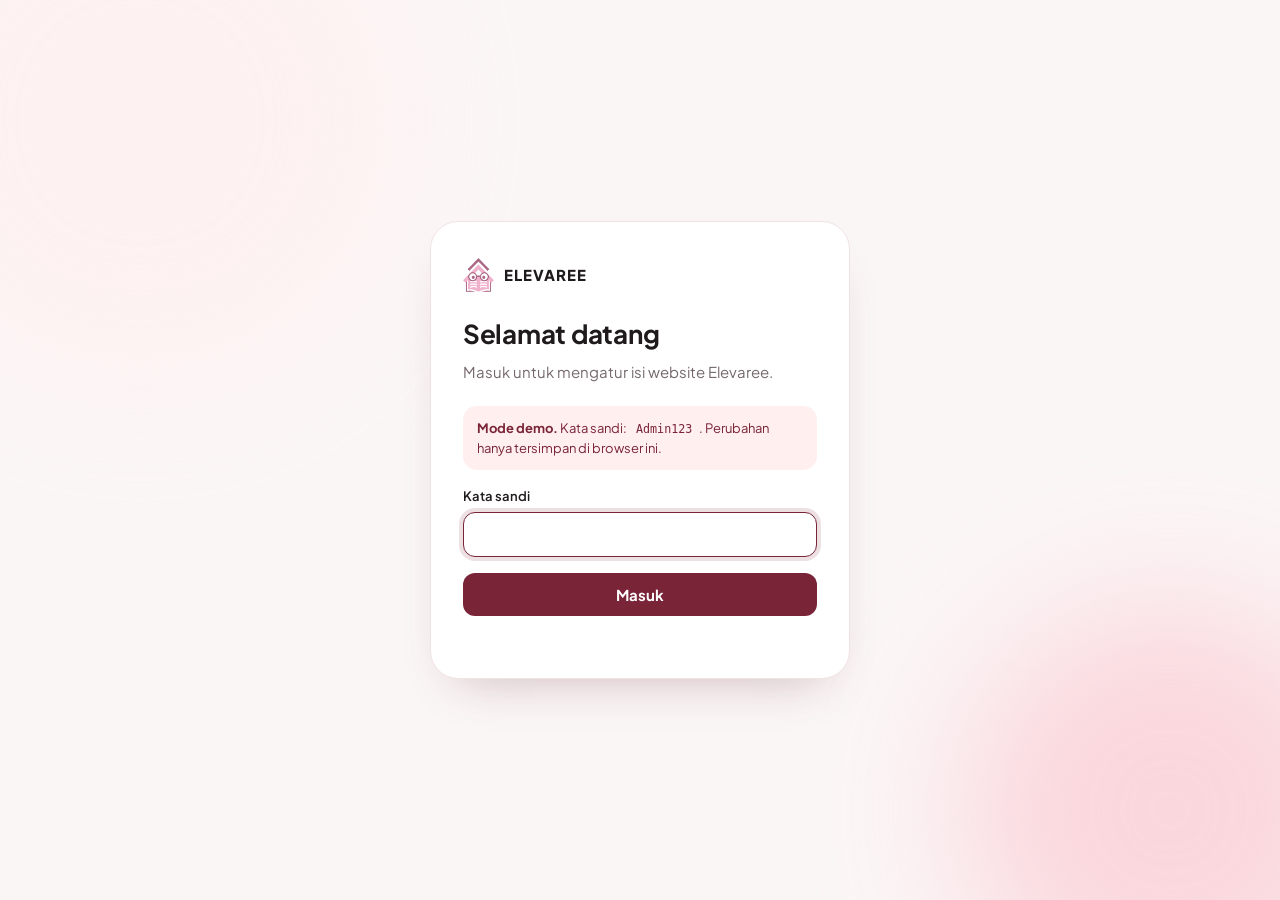
<file: admin.html>
<!doctype html>
<html lang="id">
<head>
  <meta charset="utf-8" />
  <meta name="viewport" content="width=device-width, initial-scale=1" />
  <meta name="robots" content="noindex, nofollow" />
  <title>Admin — Elevaree Academy</title>
  <script>
    (function () {
      try {
        var t = localStorage.getItem('elv-theme');
        if (!t) t = matchMedia('(prefers-color-scheme: dark)').matches ? 'dark' : 'light';
        document.documentElement.setAttribute('data-theme', t);
      } catch (e) { document.documentElement.setAttribute('data-theme', 'light'); }
    })();
  </script>
  <link rel="icon" type="image/png" href="assets/img/favicon.png" />
  <link rel="preconnect" href="https://fonts.googleapis.com" />
  <link rel="preconnect" href="https://fonts.gstatic.com" crossorigin />
  <link href="https://fonts.googleapis.com/css2?family=Plus+Jakarta+Sans:wght@400;500;600;700;800&display=swap" rel="stylesheet" />
  <style>
    :root {
      --bg:#fbf6f6; --surface:#ffffff; --surface-2:#fff8f8; --blush:#ffefef; --line:#f1e2e4;
      --ink:#1f1a1c; --muted:#75696d; --faint:#a8999d; --maroon:#7a2438; --rose:#e8496a; --ok:#2f7d4f; --warn:#b3261e;
      --shadow:0 24px 48px -28px rgba(90,30,45,.32); --ease:cubic-bezier(.22,1,.36,1); --side:244px;
      color-scheme: light;
    }
    :root[data-theme="dark"] {
      --bg:#141012; --surface:#1d1719; --surface-2:#231b1e; --blush:#2c1d22; --line:#33262b;
      --ink:#f6eef0; --muted:#b4a5aa; --faint:#7d6e73; --maroon:#f0a3b4; --rose:#ff7d98; --ok:#6fcf97; --warn:#ff8a80;
      --shadow:0 24px 48px -28px rgba(0,0,0,.7); color-scheme: dark;
    }
    * { box-sizing:border-box; }
    html, body { height:100%; }
    body { margin:0; font:15px/1.55 'Plus Jakarta Sans', system-ui, sans-serif; color:var(--ink); background:var(--bg); -webkit-font-smoothing:antialiased; }
    [hidden] { display:none !important; }
    button, input, textarea, select { font:inherit; color:inherit; }
    button { cursor:pointer; }
    a { color:inherit; }
    svg.i { width:18px; height:18px; fill:none; stroke:currentColor; stroke-width:1.8; stroke-linecap:round; stroke-linejoin:round; flex:none; }
    code { background:var(--blush); padding:1px 7px; border-radius:6px; font-size:.9em; }

    /* ---------- tombol ---------- */
    .btn { text-decoration:none; position:relative; overflow:hidden; display:inline-flex; align-items:center; justify-content:center; gap:8px; border:0; border-radius:12px; padding:10px 18px; font-weight:700; background:var(--maroon); color:#fff; transition:transform .25s var(--ease), box-shadow .25s var(--ease), opacity .2s; }
    :root[data-theme="dark"] .btn { color:#2a1018; }
    .btn:hover:not(:disabled) { transform:translateY(-1px); box-shadow:0 12px 24px -12px var(--maroon); }
    .btn:active:not(:disabled) { transform:translateY(0) scale(.98); }
    .btn:disabled { opacity:.4; cursor:default; }
    .btn--ghost { background:transparent; color:var(--maroon); box-shadow:inset 0 0 0 1.5px var(--line); }
    .btn--ghost:hover:not(:disabled) { box-shadow:inset 0 0 0 1.5px var(--maroon); }
    .btn--sm { padding:7px 12px; font-size:13px; border-radius:10px; }
    .btn .rip { position:absolute; border-radius:50%; background:rgba(255,255,255,.45); transform:scale(0); animation:rip .6s var(--ease); pointer-events:none; }
    @keyframes rip { to { transform:scale(3.2); opacity:0; } }
    .link { background:none; border:0; padding:0; color:var(--maroon); font-weight:700; font-size:12px; }
    .link:hover { text-decoration:underline; }

    /* ---------- form ---------- */
    .field { display:block; margin-bottom:16px; }
    .field > span { display:block; font-weight:600; font-size:13px; margin-bottom:6px; }
    .field small { display:block; color:var(--muted); margin-top:5px; font-size:12px; }
    input[type=text], input[type=password], input[type=number], input[type=search], select, textarea {
      width:100%; padding:10px 14px; border:1.5px solid var(--line); border-radius:12px; background:var(--surface); transition:border-color .2s, box-shadow .2s; }
    textarea { resize:vertical; min-height:44px; line-height:1.5; }
    input:focus, textarea:focus, select:focus { outline:none; border-color:var(--maroon); box-shadow:0 0 0 4px color-mix(in srgb, var(--maroon) 14%, transparent); }
    .err { color:var(--warn); font-size:13px; margin:10px 0 0; min-height:1.2em; }

    /* ---------- masuk ---------- */
    .gate { position:fixed; inset:0; display:grid; place-items:center; padding:20px; overflow:hidden; background:var(--bg); z-index:50; transition:opacity .5s var(--ease), transform .5s var(--ease), visibility .5s; }
    .gate.is-out { opacity:0; visibility:hidden; transform:scale(1.03); }
    .gate__blob { position:absolute; border-radius:50%; filter:blur(70px); opacity:.7; background:var(--blush); animation:drift 14s ease-in-out infinite alternate; }
    .gate__blob:nth-child(1) { width:520px; height:520px; left:-120px; top:-140px; }
    .gate__blob:nth-child(2) { width:420px; height:420px; right:-100px; bottom:-120px; background:color-mix(in srgb, var(--rose) 22%, var(--blush)); animation-delay:-6s; }
    @keyframes drift { to { transform:translate(60px, 40px) scale(1.12); } }
    .gate__card { position:relative; width:min(420px,100%); background:var(--surface); border:1px solid var(--line); border-radius:28px; padding:36px 32px; box-shadow:var(--shadow); animation:rise .8s var(--ease) both; }
    .gate__card.shake { animation:shake .45s; }
    @keyframes rise { from { opacity:0; transform:translateY(24px) scale(.97); } }
    @keyframes shake { 20%,60% { transform:translateX(-8px); } 40%,80% { transform:translateX(8px); } }
    .gate__brand { display:flex; align-items:center; gap:10px; margin-bottom:22px; }
    .gate__brand img { height:34px; width:auto; }
    .gate__brand b { font-weight:800; letter-spacing:.06em; }
    .gate h1 { margin:0 0 6px; font-size:26px; letter-spacing:-.01em; }
    .gate p.sub { color:var(--muted); margin:0 0 22px; }
    .demo-note { background:var(--blush); color:var(--maroon); border-radius:14px; padding:12px 14px; font-size:13px; margin:0 0 16px; }

    /* ---------- kerangka ---------- */
    .app { display:grid; grid-template-columns:var(--side) 1fr; min-height:100vh; }
    .side { position:sticky; top:0; height:100vh; display:flex; flex-direction:column; padding:22px 16px; background:var(--surface); border-right:1px solid var(--line); }
    .brand { display:flex; align-items:center; gap:10px; padding:0 8px 22px; }
    .brand img { height:30px; width:auto; }
    .brand b { font-weight:800; letter-spacing:.06em; line-height:1.1; }
    .brand small { display:block; color:var(--muted); font-weight:500; letter-spacing:0; font-size:11px; }
    .nav { position:relative; display:flex; flex-direction:column; gap:4px; }
    .nav__ind { position:absolute; left:0; right:0; height:42px; border-radius:12px; background:var(--blush); transition:transform .45s var(--ease); z-index:0; }
    .nav a { position:relative; z-index:1; display:flex; align-items:center; gap:12px; height:42px; padding:0 14px; border-radius:12px; text-decoration:none; font-weight:600; color:var(--muted); transition:color .2s; }
    .nav a:hover { color:var(--ink); }
    .nav a[aria-current=page] { color:var(--maroon); }
    .side__foot { margin-top:auto; display:grid; gap:10px; }
    .chip { display:flex; align-items:center; gap:8px; font-size:12px; font-weight:600; color:var(--muted); padding:9px 12px; border-radius:12px; background:var(--surface-2); border:1px solid var(--line); }
    .dot { width:8px; height:8px; border-radius:50%; background:var(--faint); flex:none; }
    .dot.ok { background:var(--ok); box-shadow:0 0 0 0 color-mix(in srgb, var(--ok) 50%, transparent); animation:ping 2.2s infinite; }
    .dot.demo { background:#e0a100; }
    .dot.bad { background:var(--warn); }
    @keyframes ping { 70% { box-shadow:0 0 0 7px transparent; } 100% { box-shadow:0 0 0 0 transparent; } }
    .side__row { display:flex; gap:8px; }
    .side__row .btn { flex:1; }
    .icon-btn { width:38px; height:38px; display:grid; place-items:center; border-radius:10px; border:1.5px solid var(--line); background:transparent; color:var(--muted); transition:color .2s, border-color .2s, transform .25s var(--ease); }
    .icon-btn:hover { color:var(--maroon); border-color:var(--maroon); transform:rotate(12deg); }
    .i-sun { display:none; } :root[data-theme="dark"] .i-sun { display:block; } :root[data-theme="dark"] .i-moon { display:none; }

    .main { min-width:0; display:flex; flex-direction:column; }
    .top { position:sticky; top:0; z-index:10; display:flex; align-items:center; gap:14px; padding:14px 28px; background:color-mix(in srgb, var(--bg) 82%, transparent); backdrop-filter:blur(14px); border-bottom:1px solid var(--line); }
    .top h1 { margin:0; font-size:19px; letter-spacing:-.01em; }
    .top .sp { flex:1; }
    .state { display:flex; align-items:center; gap:8px; font-size:13px; color:var(--muted); font-weight:600; }
    .state.is-dirty { color:var(--rose); }
    .state.ok { color:var(--ok); }
    .view { padding:28px; animation:fadeUp .55s var(--ease) both; }
    @keyframes fadeUp { from { opacity:0; transform:translateY(14px); } }
    .view--teks { padding:0; display:grid; grid-template-columns:minmax(380px, 46%) 1fr; height:calc(100vh - 65px); animation:fadeUp .55s var(--ease) both; }

    /* ---------- kartu & ringkasan ---------- */
    .card { background:var(--surface); border:1px solid var(--line); border-radius:22px; padding:24px; }
    .card h2 { margin:0 0 4px; font-size:16px; }
    .card .lead { margin:0 0 18px; color:var(--muted); font-size:13px; }
    .hello { margin:0 0 22px; }
    .hello h2 { margin:0; font-size:28px; letter-spacing:-.02em; }
    .hello p { margin:4px 0 0; color:var(--muted); }
    .stats { display:grid; grid-template-columns:repeat(4, 1fr); gap:14px; margin-bottom:18px; }
    .stat { background:var(--surface); border:1px solid var(--line); border-radius:20px; padding:18px 20px; transition:transform .35s var(--ease), box-shadow .35s var(--ease); animation:fadeUp .6s var(--ease) both; }
    .stat:nth-child(2) { animation-delay:.06s; } .stat:nth-child(3) { animation-delay:.12s; } .stat:nth-child(4) { animation-delay:.18s; }
    .stat:hover { transform:translateY(-3px); box-shadow:var(--shadow); }
    .stat small { color:var(--muted); font-weight:600; font-size:12px; }
    .stat b { display:block; font-size:30px; line-height:1.15; letter-spacing:-.02em; margin-top:4px; }
    .stat span { font-size:12px; color:var(--faint); }
    .cols { display:grid; grid-template-columns:1.2fr 1fr; gap:18px; }
    .pages { display:grid; grid-template-columns:1fr 1fr; gap:8px; }
    .pg { display:flex; align-items:center; gap:10px; padding:10px 12px; border-radius:12px; border:1px solid var(--line); background:var(--surface-2); text-decoration:none; font-size:13px; font-weight:600; transition:border-color .2s, transform .25s var(--ease); }
    .pg:hover { border-color:var(--maroon); transform:translateX(3px); }
    .pg em { margin-left:auto; font-style:normal; color:var(--faint); font-weight:500; font-size:11px; }
    .recent { list-style:none; margin:0; padding:0; display:grid; gap:8px; }
    .recent li { padding:10px 12px; border-radius:12px; background:var(--surface-2); border:1px solid var(--line); font-size:13px; animation:fadeUp .5s var(--ease) both; }
    .recent li small { display:block; color:var(--faint); font-size:11px; }
    .empty { color:var(--muted); font-size:13px; padding:14px; text-align:center; border:1.5px dashed var(--line); border-radius:14px; }
    .quick { display:flex; flex-wrap:wrap; gap:10px; margin-top:18px; }

    /* ---------- editor teks ---------- */
    .editor { display:flex; flex-direction:column; min-width:0; border-right:1px solid var(--line); background:var(--bg); }
    .editor__bar { padding:12px 18px 10px; display:grid; grid-template-columns:1fr 1fr; gap:10px 12px; margin-top:12px; border-bottom:1px solid var(--line); background:var(--surface); }
    .editor__bar .r2 { display:grid; grid-template-columns:1fr auto; gap:10px; align-items:center; }
    .chk { display:flex; align-items:center; gap:7px; font-size:13px; white-space:nowrap; color:var(--muted); font-weight:600; }
    .chk input { accent-color:var(--maroon); width:16px; height:16px; }
    .guide { margin:14px 18px 0; padding:12px 14px 12px 16px; border-radius:16px; background:var(--blush); color:var(--ink); font-size:13px; }
    .guide__t { display:flex; justify-content:space-between; align-items:center; color:var(--maroon); margin-bottom:4px; }
    .guide ol { margin:0; padding-left:18px; color:var(--muted); } .guide li { margin:2px 0; } .guide li b { color:var(--ink); }
    .icon-x { border:0; background:transparent; font-size:20px; line-height:1; color:var(--muted); width:26px; height:26px; border-radius:8px; } .icon-x:hover { background:var(--surface); color:var(--maroon); }
    .mini { display:grid; gap:4px; } .mini > span, .langbar > span { font-size:11px; font-weight:700; color:var(--muted); letter-spacing:.04em; text-transform:uppercase; }
    .langbar { display:grid; gap:4px; } .langbar .seg { width:100%; } .langbar .seg button { flex:1; padding:7px; }
    .count { font-size:12px; color:var(--faint); } .editor__bar .r2, .editor__bar .count { grid-column:1 / -1; } .editor__bar .count { margin-top:-4px; }
    .grp { margin-bottom:12px; border:1px solid var(--line); border-radius:18px; background:var(--surface); overflow:hidden; }
    .grp > summary { list-style:none; display:flex; align-items:center; gap:10px; padding:14px 16px; cursor:pointer; user-select:none; font-weight:700; transition:background .2s; }
    .grp > summary::-webkit-details-marker { display:none; }
    .grp > summary::before { content:''; width:7px; height:7px; border-right:2px solid var(--muted); border-bottom:2px solid var(--muted); transform:rotate(-45deg); transition:transform .3s var(--ease); flex:none; margin-right:2px; }
    .grp[open] > summary::before { transform:rotate(45deg); }
    .grp > summary:hover { background:var(--surface-2); }
    .grp__name { flex:1; min-width:0; overflow:hidden; text-overflow:ellipsis; white-space:nowrap; }
    .grp__count { font-size:12px; font-weight:600; color:var(--faint); white-space:nowrap; }
    .grp.has-changes .grp__count { color:var(--rose); }
    .grp__body { padding:2px 12px 12px; display:grid; gap:10px; }
    .row__head { display:flex; align-items:center; gap:8px; margin-bottom:6px; flex-wrap:wrap; }
    .row__lab { font-size:11px; font-weight:700; color:var(--muted); letter-spacing:.04em; text-transform:uppercase; }
    .row__places { margin-left:auto; font-size:11px; color:var(--faint); }
    .row__fmt { font-size:11px; color:var(--warn); font-weight:600; }
    .row__cap { margin-top:6px; font-size:12px; color:var(--faint); overflow:hidden; text-overflow:ellipsis; white-space:nowrap; }
    .row__foot:empty { display:none; } .row__foot { align-items:center; }
    .row textarea { overflow:hidden; font-size:15px; }
    .row.flash { animation:flash 1.4s var(--ease); }
    @keyframes flash { 0%,35% { box-shadow:0 0 0 4px color-mix(in srgb, var(--rose) 35%, transparent); border-color:var(--rose); } }
    .rows { flex:1; overflow-y:auto; padding:16px 18px 40px; scroll-behavior:smooth; }
    .row { background:var(--surface-2); border:1px solid var(--line); border-radius:14px; padding:12px 14px; margin-bottom:0; transition:border-color .25s, box-shadow .25s, transform .3s var(--ease); animation:fadeUp .45s var(--ease) both; animation-delay:calc(var(--n, 0) * 22ms); }
    .row:focus-within { border-color:var(--maroon); box-shadow:0 14px 30px -22px var(--maroon); }
    .row.is-dirty { border-color:var(--rose); }
    .row.is-live::before { content:''; position:absolute; }
    .row__meta { display:flex; align-items:center; gap:8px; font-size:11px; color:var(--muted); margin-bottom:8px; flex-wrap:wrap; }
    .tag { background:var(--blush); color:var(--maroon); border-radius:999px; padding:2px 10px; font-weight:700; }
    .tag--live { background:color-mix(in srgb, var(--ok) 16%, transparent); color:var(--ok); }
    .tag--dirty { background:color-mix(in srgb, var(--rose) 16%, transparent); color:var(--rose); }
    .row__cols { display:grid; grid-template-columns:1fr 1fr; gap:10px; }
    .row__cols label span { display:block; font-size:11px; font-weight:700; color:var(--muted); margin-bottom:4px; letter-spacing:.04em; text-transform:uppercase; }
    .row__foot { display:flex; justify-content:space-between; gap:10px; margin-top:8px; font-size:12px; color:var(--faint); }
    .row__foot span { overflow:hidden; text-overflow:ellipsis; white-space:nowrap; }
    .skel { height:96px; border-radius:16px; margin-bottom:10px; background:linear-gradient(100deg, var(--surface) 30%, var(--blush) 50%, var(--surface) 70%); background-size:300% 100%; animation:shim 1.3s linear infinite; }
    @keyframes shim { to { background-position:-100% 0; } }

    /* ---------- pratinjau ---------- */
    .preview { display:flex; flex-direction:column; min-width:0; background:var(--surface-2); }
    .preview__bar { display:flex; align-items:center; gap:8px; padding:10px 14px; border-bottom:1px solid var(--line); background:var(--surface); }
    .preview__url { flex:1; min-width:0; font-size:12px; color:var(--muted); background:var(--bg); border:1px solid var(--line); border-radius:999px; padding:7px 14px; overflow:hidden; text-overflow:ellipsis; white-space:nowrap; }
    .seg { display:inline-flex; background:var(--bg); border:1px solid var(--line); border-radius:10px; padding:2px; }
    .seg button { border:0; background:transparent; padding:5px 11px; font-size:12px; font-weight:700; color:var(--muted); border-radius:8px; transition:background .2s, color .2s; }
    .seg button[aria-pressed=true] { background:var(--surface); color:var(--maroon); box-shadow:0 2px 8px -3px rgba(0,0,0,.25); }
    .stage { flex:1; min-height:0; display:grid; place-items:start center; padding:16px; overflow:auto; }
    .frame-wrap { position:relative; width:100%; height:100%; max-width:100%; transition:width .5s var(--ease), height .3s; background:#fff; border-radius:16px; overflow:hidden; border:1px solid var(--line); box-shadow:var(--shadow); }
    .frame-wrap iframe { width:100%; height:100%; transform-origin:0 0; border:0; display:block; opacity:0; transition:opacity .5s; }
    .frame-wrap.is-ready iframe { opacity:1; }
    .frame-wrap::after { content:''; position:absolute; inset:0; background:linear-gradient(100deg, transparent 30%, var(--blush) 50%, transparent 70%); background-size:300% 100%; animation:shim 1.3s linear infinite; pointer-events:none; opacity:1; transition:opacity .4s; }
    .frame-wrap.is-ready::after { opacity:0; }
    .mtabs { display:none; }

    /* ---------- pengaturan ---------- */
    .grid2 { display:grid; grid-template-columns:1fr 1fr; gap:14px; }
    .stack { display:grid; gap:18px; max-width:860px; }
    .bank { display:grid; grid-template-columns:1fr 1.4fr 1.4fr auto; gap:8px; margin-bottom:8px; animation:fadeUp .35s var(--ease) both; }

    /* ---------- toast ---------- */
    .toast { position:fixed; right:24px; bottom:24px; z-index:80; display:flex; align-items:center; gap:10px; background:var(--ink); color:var(--bg); padding:13px 18px; border-radius:14px; font-weight:600; font-size:14px; box-shadow:0 20px 40px -16px rgba(0,0,0,.5); transform:translateY(20px); opacity:0; pointer-events:none; transition:transform .45s var(--ease), opacity .3s; }
    .toast.is-on { transform:none; opacity:1; }

    /* ---------- responsif ---------- */
    @media (max-width: 1100px) {
      .stats { grid-template-columns:repeat(2, 1fr); }
      .cols { grid-template-columns:1fr; }
    }
    @media (max-width: 900px) {
      .app { grid-template-columns:1fr; }
      .side { position:fixed; z-index:30; top:auto; bottom:0; left:0; right:0; height:auto; flex-direction:row; padding:8px 10px; border-right:0; border-top:1px solid var(--line); }
      .brand, .side__foot, .nav__ind { display:none; }
      .nav { flex-direction:row; width:100%; justify-content:space-around; }
      .nav a { flex-direction:column; gap:2px; height:auto; padding:6px 14px; font-size:11px; }
      .nav a[aria-current=page] { background:var(--blush); }
      .top { padding:12px 16px; }
      .view { padding:18px 16px 96px; }
      .view--teks { grid-template-columns:1fr; height:calc(100vh - 65px - 64px); padding-bottom:0; }
      .mtabs { display:flex; padding:8px 14px; gap:8px; background:var(--surface); border-bottom:1px solid var(--line); }
      .mtabs .seg { width:100%; } .mtabs .seg button { flex:1; padding:8px; }
      .view--teks .editor, .view--teks .preview { display:none; }
      .view--teks[data-pane=edit] .editor, .view--teks[data-pane=prev] .preview { display:flex; }
      .view--teks { grid-template-rows:auto 1fr; }
      .editor { border-right:0; }
      .row__cols, .grid2 { grid-template-columns:1fr; }
      .bank { grid-template-columns:1fr 1fr; }
      .pages { grid-template-columns:1fr; }
      .toast { bottom:84px; right:16px; left:16px; }
    }
    @media (max-width: 520px) { .top h1 { white-space:nowrap; font-size:17px; } .state { font-size:11px; line-height:1.25; max-width:96px; } .btn.js-save { padding:9px 14px; } .stats { grid-template-columns:1fr 1fr; } .stat b { font-size:24px; } }
    @media (prefers-reduced-motion: reduce) { *, *::before, *::after { animation-duration:.001ms !important; animation-delay:0s !important; transition-duration:.001ms !important; } }
  </style>
</head>
<body>
  <!-- MASUK -->
  <div class="gate js-gate">
    <i class="gate__blob"></i><i class="gate__blob"></i>
    <div class="gate__card js-card">
      <div class="gate__brand"><img src="assets/img/logo.png" alt="" /><b>ELEVAREE</b></div>
      <h1>Selamat datang</h1>
      <p class="sub">Masuk untuk mengatur isi website Elevaree.</p>
      <form class="js-login-form">
        <p class="demo-note js-login-demo" hidden><b>Mode demo.</b> Kata sandi: <code>Admin123</code>. Perubahan hanya tersimpan di browser ini.</p>
        <label class="field"><span>Kata sandi</span><input type="password" class="js-pw" autocomplete="current-password" required autofocus /></label>
        <button class="btn" type="submit" style="width:100%">Masuk</button>
        <p class="err js-login-err" role="alert"></p>
      </form>
    </div>
  </div>

  <div class="app js-app" hidden>
    <aside class="side">
      <div class="brand"><img src="assets/img/logo.png" alt="" /><b>ELEVAREE<small>Panel admin</small></b></div>
      <nav class="nav js-nav" aria-label="Menu admin">
        <i class="nav__ind js-ind"></i>
        <a href="#ringkasan" data-view="ringkasan"><svg class="i" viewBox="0 0 24 24"><rect x="3" y="3" width="7" height="9" rx="2"/><rect x="14" y="3" width="7" height="5" rx="2"/><rect x="14" y="12" width="7" height="9" rx="2"/><rect x="3" y="16" width="7" height="5" rx="2"/></svg><span>Ringkasan</span></a>
        <a href="#teks" data-view="teks"><svg class="i" viewBox="0 0 24 24"><path d="M4 7V5h16v2M9 19h6M12 5v14"/></svg><span>Teks website</span></a>
        <a href="#pengaturan" data-view="pengaturan"><svg class="i" viewBox="0 0 24 24"><path d="M4 7h10M18 7h2M4 17h2M10 17h10"/><circle cx="16" cy="7" r="2"/><circle cx="8" cy="17" r="2"/></svg><span>Pengaturan</span></a>
      </nav>
      <div class="side__foot">
        <div class="chip"><i class="dot js-src-dot"></i><span class="js-src">Memeriksa…</span></div>
        <a class="btn btn--ghost btn--sm" href="index.html" target="_blank" rel="noopener">Buka website <svg class="i" style="width:14px;height:14px" viewBox="0 0 24 24"><path d="M7 17 17 7M8 7h9v9"/></svg></a>
        <div class="side__row">
          <button class="icon-btn js-theme" aria-label="Ganti mode gelap/terang"><svg class="i i-moon" viewBox="0 0 24 24"><path d="M20 14.5A8 8 0 0 1 9.5 4a8 8 0 1 0 10.5 10.5z"/></svg><svg class="i i-sun" viewBox="0 0 24 24"><circle cx="12" cy="12" r="4"/><path d="M12 2v2M12 20v2M4.9 4.9l1.4 1.4M17.7 17.7l1.4 1.4M2 12h2M20 12h2M4.9 19.1l1.4-1.4M17.7 6.3l1.4-1.4"/></svg></button>
          <button class="btn btn--ghost btn--sm js-logout">Keluar</button>
        </div>
      </div>
    </aside>

    <main class="main">
      <header class="top">
        <h1 class="js-title">Ringkasan</h1>
        <i class="sp"></i>
        <span class="state js-state"><i class="dot"></i><span class="js-msg">Tidak ada perubahan</span></span>
        <button class="btn js-save" disabled>Simpan</button>
      </header>

      <!-- RINGKASAN -->
      <section class="view js-view" data-view="ringkasan">
        <div class="hello"><h2>Halo, Admin 👋</h2><p>Atur isi website Elevaree dari satu tempat. Perubahan langsung terhubung ke website utama.</p></div>
        <div class="stats">
          <div class="stat"><small>Teks diubah</small><b class="js-n" data-s="edits">0</b><span>dari semua halaman</span></div>
          <div class="stat"><small>Halaman tersambung</small><b class="js-n" data-s="linked">0</b><span class="js-of">dari 0 halaman</span></div>
          <div class="stat"><small>Harga mulai</small><b class="js-price">–</b><span>per gelombang</span></div>
          <div class="stat"><small>WhatsApp</small><b class="js-wastat">–</b><span class="js-wanum">&nbsp;</span></div>
        </div>
        <div class="cols">
          <div class="card">
            <h2>Terhubung ke website utama</h2>
            <p class="lead">Setiap halaman diperiksa: sudah memuat penghubung konten admin atau belum. Klik untuk mengedit halamannya.</p>
            <div class="pages js-pages"></div>
            <div class="quick">
              <a class="btn btn--sm" href="#pengaturan">Atur harga &amp; WhatsApp</a>
              <a class="btn btn--ghost btn--sm" href="index.html" target="_blank" rel="noopener">Buka website ↗</a>
            </div>
          </div>
          <div class="card">
            <h2>Perubahan terakhir</h2>
            <p class="lead">Teks yang sudah kamu ubah dari aslinya.</p>
            <ul class="recent js-recent"></ul>
          </div>
        </div>
      </section>

      <!-- TEKS -->
      <section class="view--teks js-view" data-view="teks" data-pane="edit" hidden>
        <div class="mtabs"><div class="seg"><button data-pane="edit" aria-pressed="true">Edit</button><button data-pane="prev" aria-pressed="false">Pratinjau</button></div></div>
        <div class="editor">
          <div class="guide js-guide">
            <div class="guide__t"><b>Cara mengedit</b><button class="icon-x js-guide-x" aria-label="Tutup petunjuk">×</button></div>
            <ol><li><b>Klik teks</b> langsung di pratinjau sebelah kanan, atau cari di daftar ini.</li><li><b>Ubah</b> teksnya di kotak yang muncul. Pratinjau ikut berubah.</li><li>Klik <b>Simpan</b> di pojok kanan atas.</li></ol>
          </div>
          <div class="editor__bar">
            <label class="mini"><span>Halaman</span><select class="js-page" aria-label="Halaman"></select></label>
            <div class="langbar"><span>Bahasa yang diedit</span><div class="seg" role="group" aria-label="Bahasa yang diedit"><button data-el="id" aria-pressed="true">Indonesia</button><button data-el="en" aria-pressed="false">English</button></div></div>
            <div class="r2">
              <input type="search" class="js-q" placeholder="Cari teks…" aria-label="Cari teks" />
              <label class="chk"><input type="checkbox" class="js-only" /> Yang diubah</label>
            </div>
            <div class="count js-count"></div>
          </div>
          <div class="rows js-rows"></div>
        </div>
        <div class="preview">
          <div class="preview__bar">
            <div class="seg" role="group" aria-label="Bahasa pratinjau"><button data-pl="id" aria-pressed="true">ID</button><button data-pl="en" aria-pressed="false">EN</button></div>
            <div class="seg" role="group" aria-label="Ukuran layar"><button data-pd="desktop" aria-pressed="true">Desktop</button><button data-pd="mobile" aria-pressed="false">HP</button></div>
            <span class="preview__url js-url"></span>
            <button class="icon-btn js-reload" aria-label="Muat ulang pratinjau"><svg class="i" viewBox="0 0 24 24"><path d="M20 11a8 8 0 1 0-2.3 5.7M20 4v7h-7"/></svg></button>
            <a class="icon-btn js-open" href="index.html" target="_blank" rel="noopener" aria-label="Buka di tab baru"><svg class="i" viewBox="0 0 24 24"><path d="M7 17 17 7M8 7h9v9"/></svg></a>
          </div>
          <div class="stage"><div class="frame-wrap js-fw"><iframe class="js-frame" title="Pratinjau website"></iframe></div></div>
        </div>
      </section>

      <!-- PENGATURAN -->
      <section class="view js-view" data-view="pengaturan" hidden>
        <div class="stack">
          <div class="card">
            <h2>Kontak</h2><p class="lead">Dipakai semua tombol WhatsApp di website.</p>
            <label class="field"><span>Nomor WhatsApp</span><input type="text" class="js-wa" inputmode="numeric" placeholder="6281234567890" /><small>Format internasional tanpa + atau spasi, contoh 6281234567890.</small></label>
          </div>
          <div class="card">
            <h2>Harga per gelombang</h2><p class="lead">Dalam rupiah, berlaku untuk satu gelombang (10 sesi).</p>
            <div class="grid2 js-prices"></div>
          </div>
          <div class="card">
            <h2>Pembayaran</h2><p class="lead">Rekening dengan nomor kosong tidak ditampilkan di website.</p>
            <label class="field"><span>Batas waktu pembayaran (jam)</span><input type="number" class="js-deadline" min="1" max="720" /></label>
            <div class="field"><span>Rekening tujuan</span><div class="js-banks"></div><button type="button" class="btn btn--ghost btn--sm js-add-bank">+ Tambah rekening</button></div>
            <label class="field"><span>Gambar QRIS</span><input type="text" class="js-qris" placeholder="assets/img/qris.png" /><small>Alamat file gambar QRIS di folder website.</small></label>
          </div>
          <div class="card">
            <h2>Kursi terisi manual</h2><p class="lead">Untuk murid yang mendaftar lewat WhatsApp. Ditambahkan ke pesanan lunas dari Google Sheet.</p>
            <label class="field"><span>Data (JSON)</span><textarea class="js-booked" rows="6" spellcheck="false"></textarea><small>Format: {"2026-11-10": {"kids-pagi": 2}}. Kosongkan jika tidak ada.</small></label>
            <p class="err js-set-err" role="alert"></p>
          </div>
        </div>
      </section>
    </main>
  </div>

  <div class="toast js-toast" role="status" aria-live="polite"></div>

  <script src="js/config.js"></script>
  <script src="js/content.js"></script>
  <script src="js/admin.js"></script>
</body>
</html>
</file>
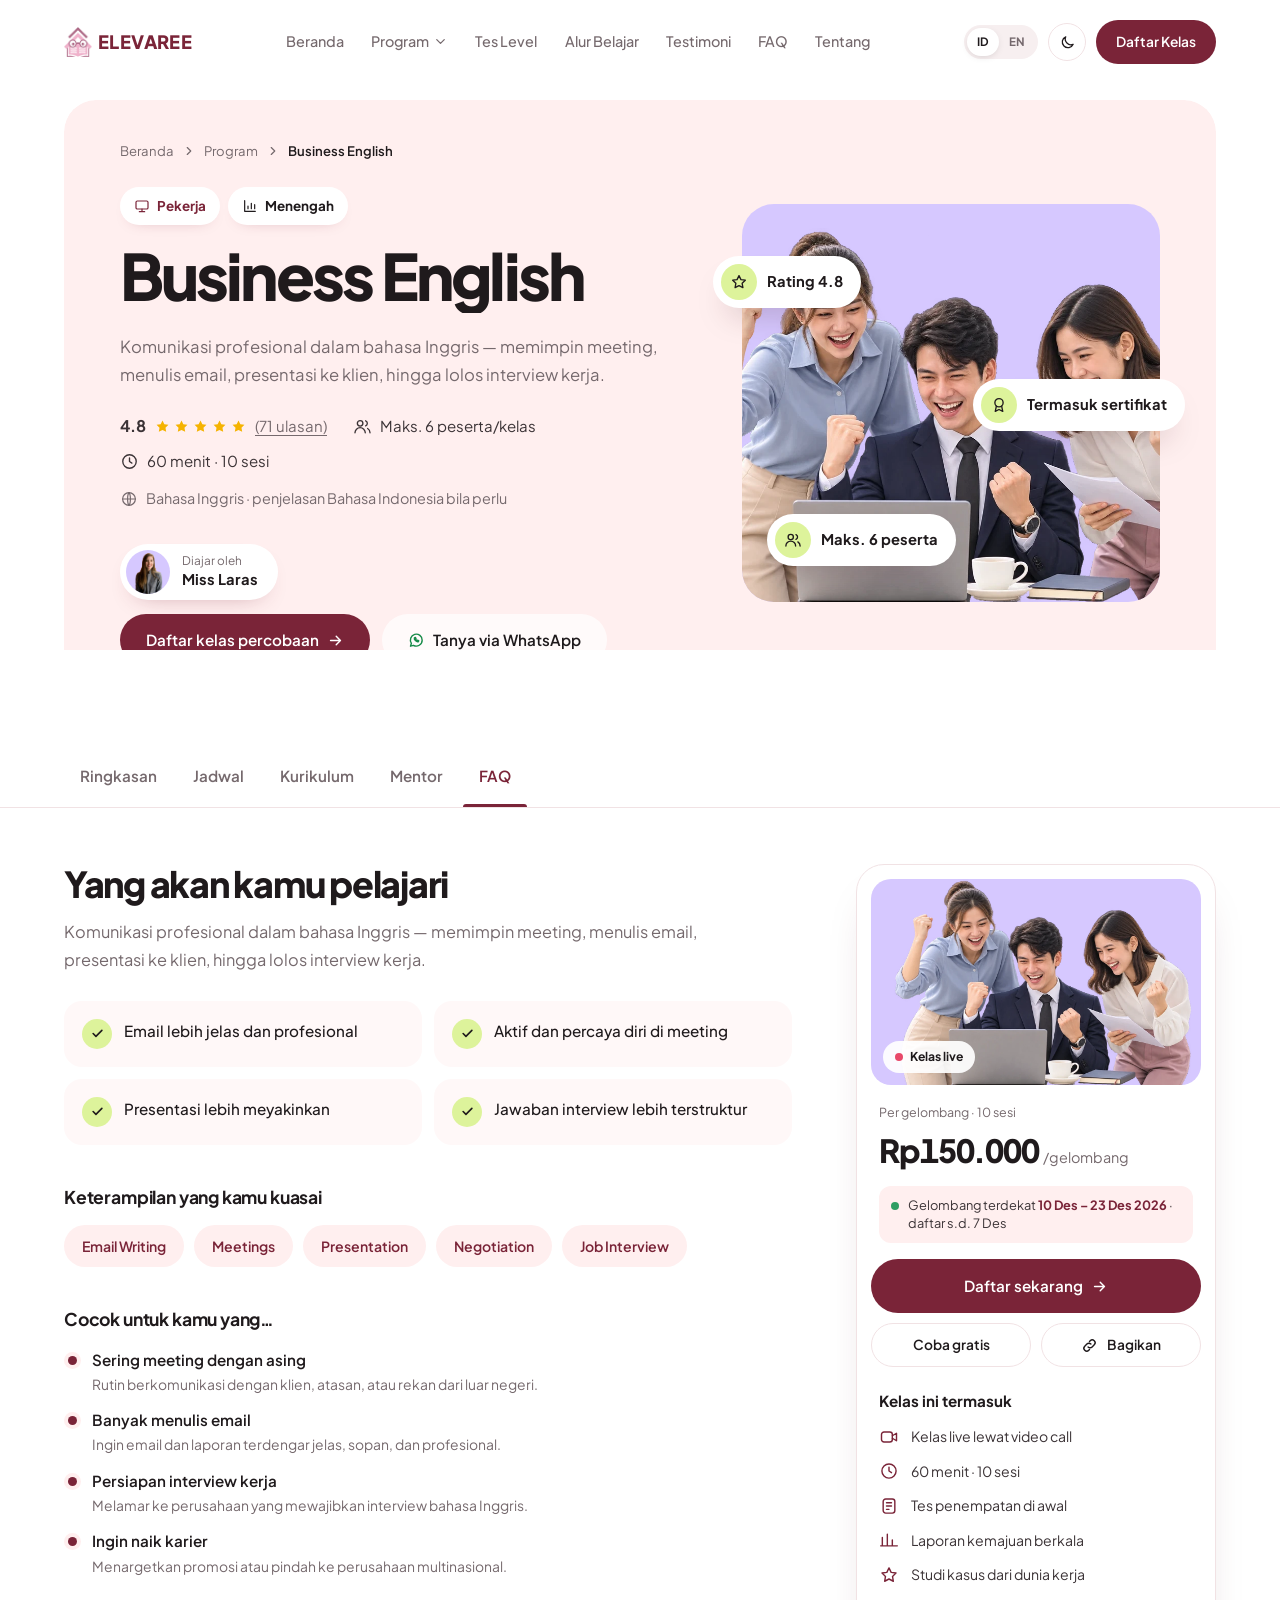
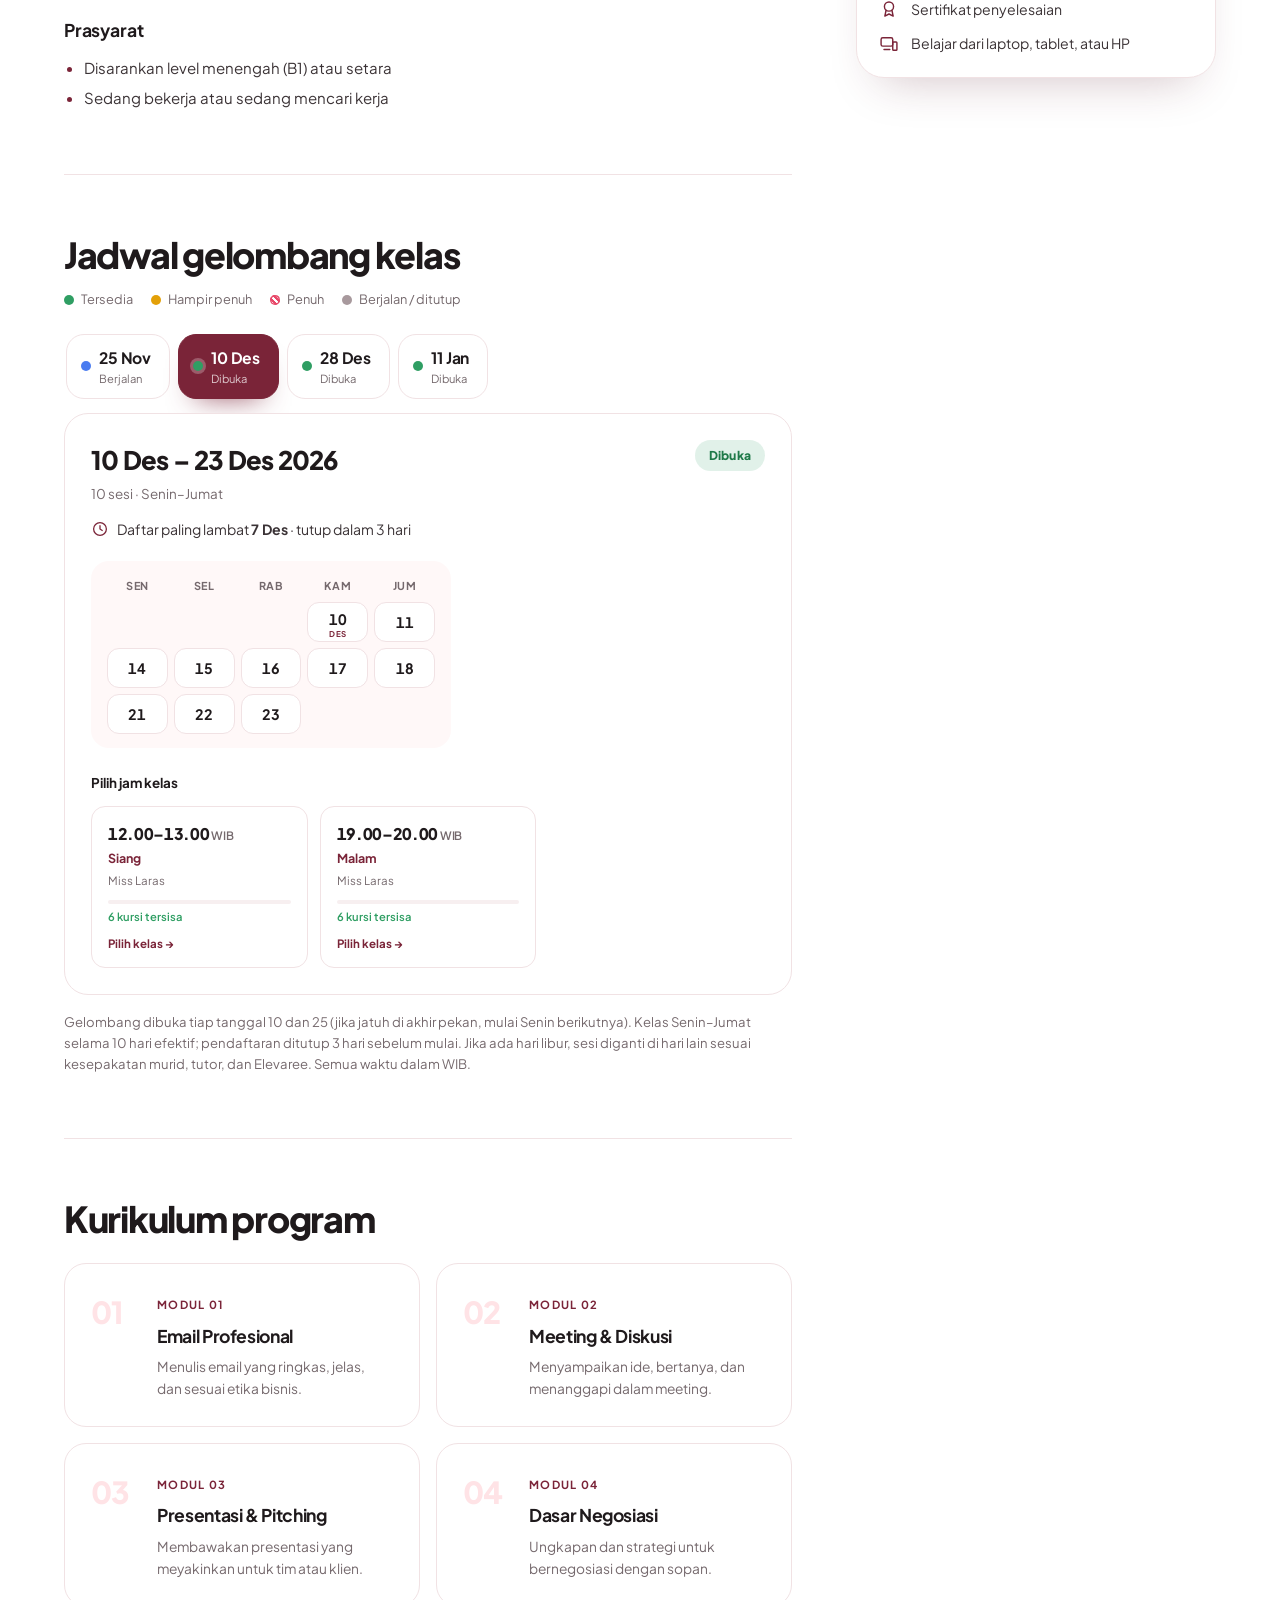
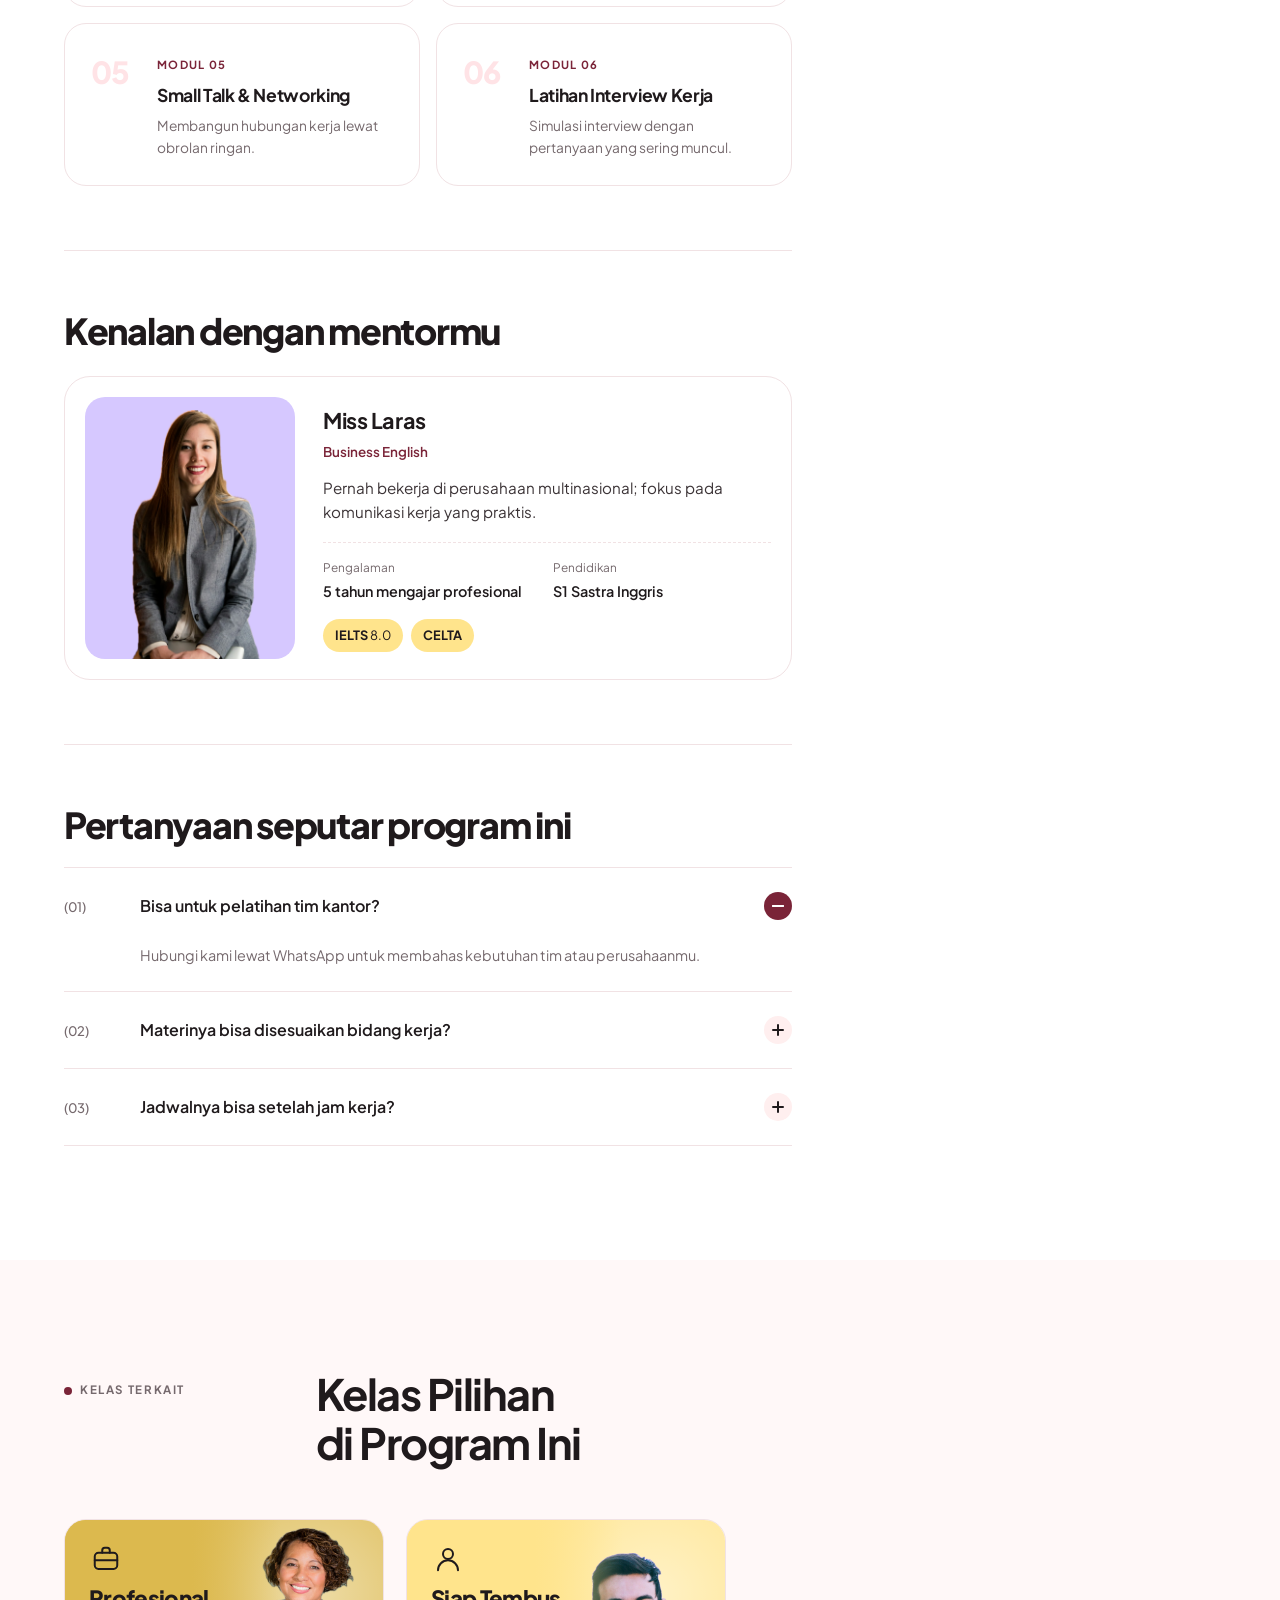
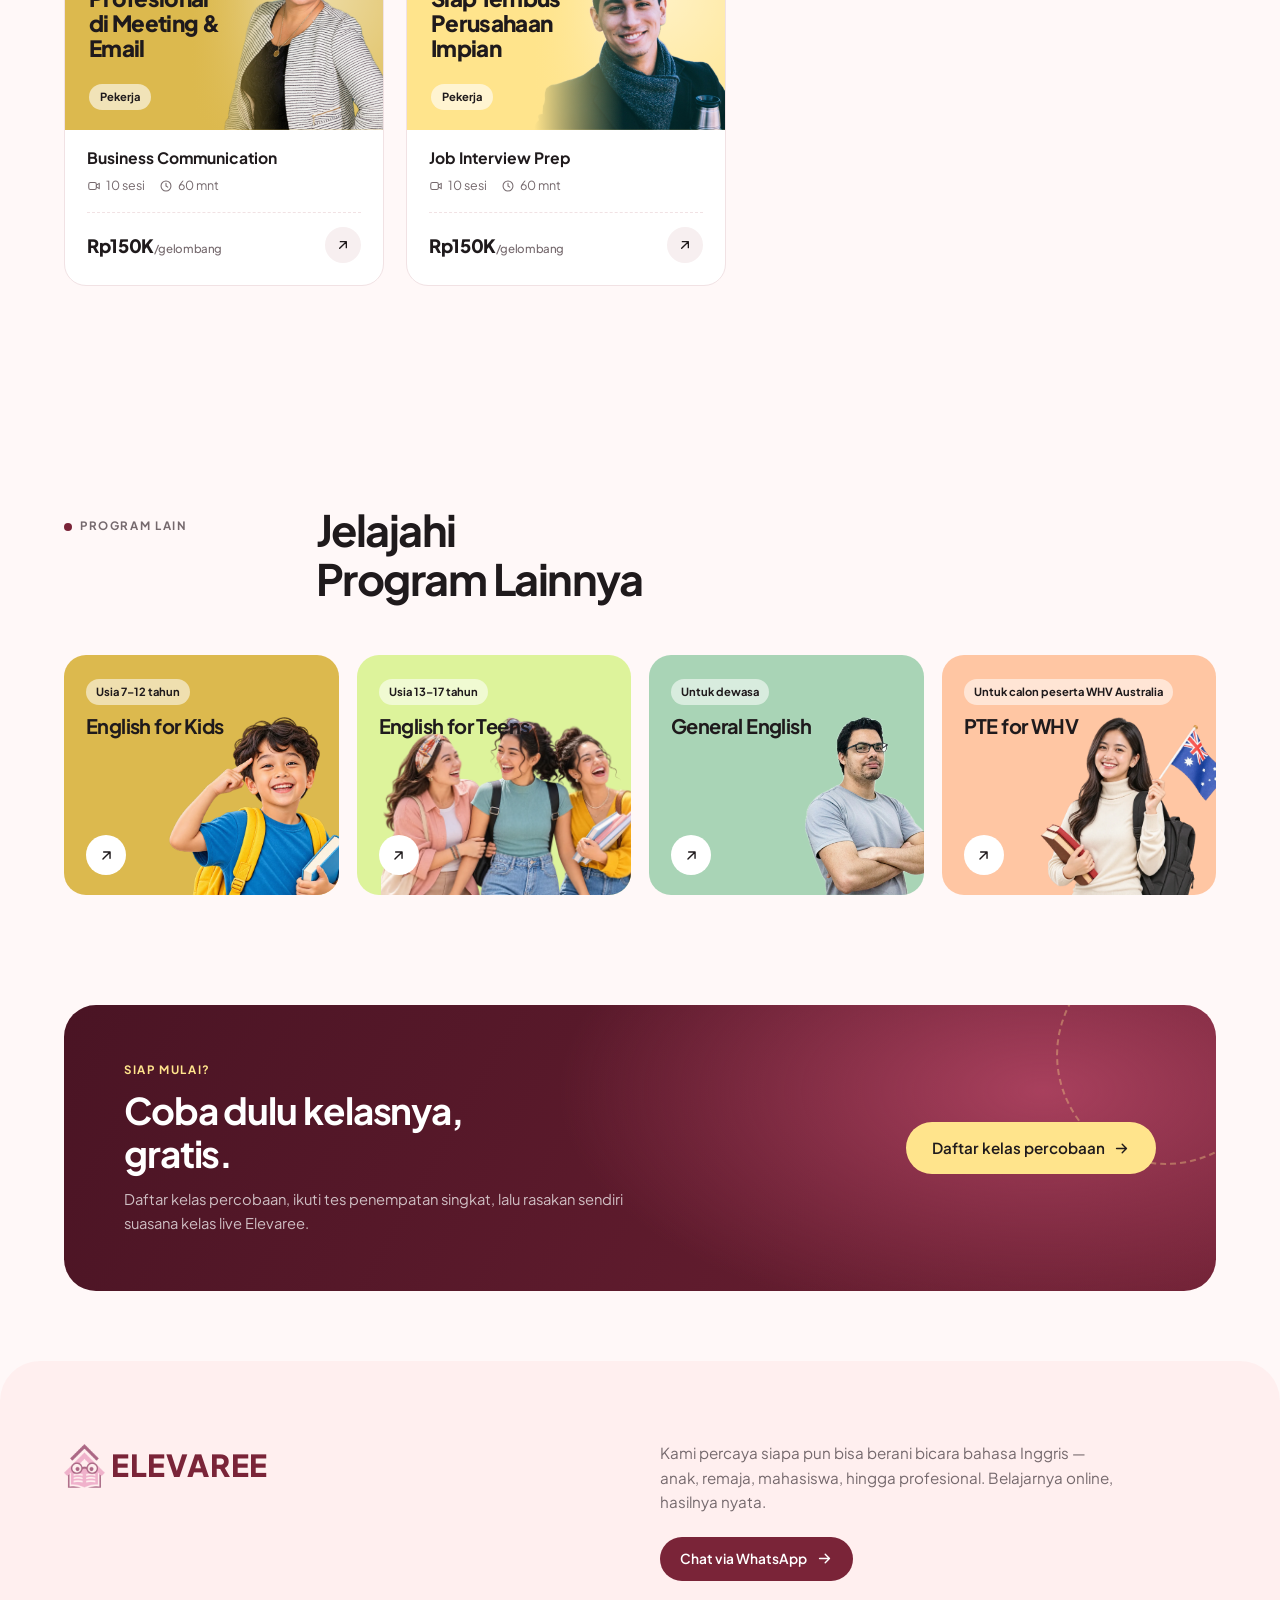
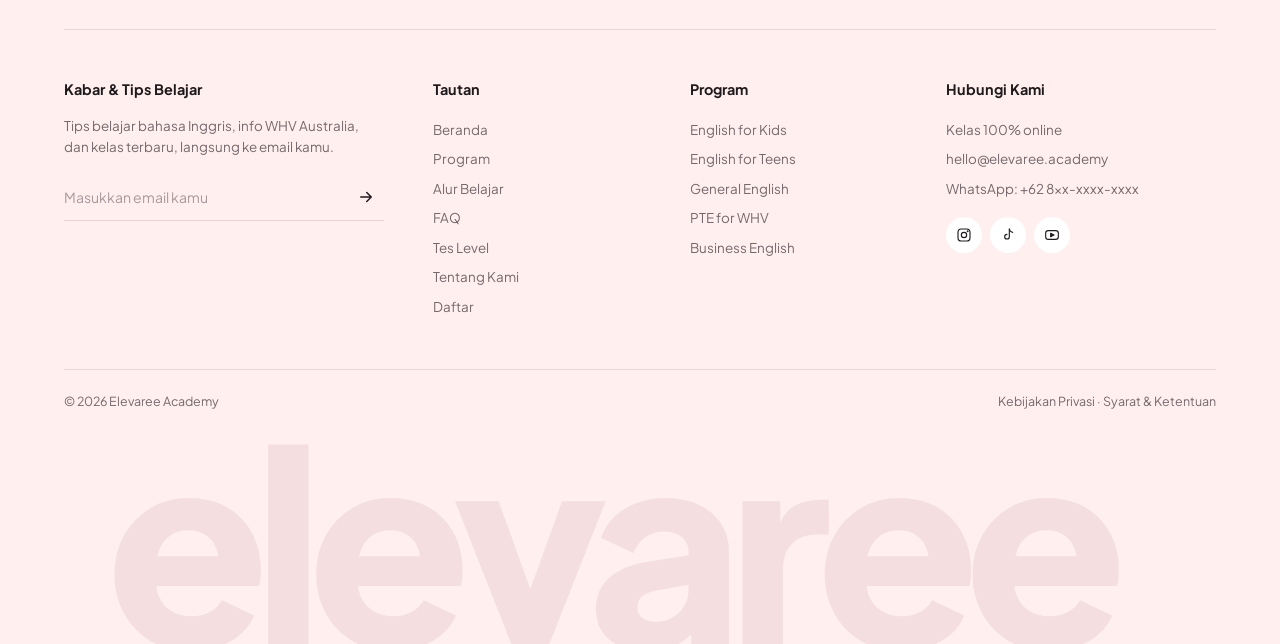
<file: business-english.html>
<!doctype html>
<html lang="id" data-title-en="Business English — Elevaree Academy" data-desc-en="Professional communication in English — leading meetings, writing emails, presenting to clients, and acing job interviews.">
<head>
  <meta charset="utf-8" />
  <meta name="viewport" content="width=device-width, initial-scale=1" />
  <title>Business English — Elevaree Academy</title>
  <meta name="description" content="Komunikasi profesional dalam bahasa Inggris — memimpin meeting, menulis email, presentasi ke klien, hingga lolos interview kerja." />
  <script>
    // pasang tema & bahasa sebelum halaman tampil, supaya tidak berkedip
    (function () {
      try {
        var t = localStorage.getItem('elv-theme');
        if (!t) t = matchMedia('(prefers-color-scheme: dark)').matches ? 'dark' : 'light';
        document.documentElement.setAttribute('data-theme', t);
        var l = localStorage.getItem('elv-lang');
        if (l === 'en') document.documentElement.lang = 'en';
      } catch (e) { document.documentElement.setAttribute('data-theme', 'light'); }
    })();
  </script>
  <link rel="icon" type="image/png" href="assets/img/favicon.png" />
  <link rel="apple-touch-icon" href="assets/img/apple-touch-icon.png" />
  <link rel="preconnect" href="https://fonts.googleapis.com" />
  <link rel="preconnect" href="https://fonts.gstatic.com" crossorigin />
  <link href="https://fonts.googleapis.com/css2?family=Plus+Jakarta+Sans:wght@400;500;600;700;800&display=swap" rel="stylesheet" />
  <link rel="stylesheet" href="css/style.css" />
</head>
<body class="page-program">
  <div class="scroll-progress" aria-hidden="true"></div>

  <!-- ================= NAV ================= -->
  <header class="nav">
    <div class="container nav__inner">
      <a href="index.html#beranda" class="logo" aria-label="Elevaree Academy">
        <img class="logo__mark" src="assets/img/logo.png" alt="" width="28" height="30" />
        <span>ELEVAREE</span>
      </a>

      <nav class="nav__links" aria-label="Navigasi utama">
        <a href="index.html#beranda" data-en="Home">Beranda</a>

        <div class="dd">
          <button class="dd__btn" aria-expanded="false" aria-haspopup="true">
            <span data-en="Programs">Program</span>
            <svg viewBox="0 0 24 24" aria-hidden="true"><path d="m6 9 6 6 6-6"/></svg>
          </button>
          <div class="dd__panel">
            <a href="english-for-kids.html" class="dd__item"><i class="dot bg-mustard"></i><span><b>English for Kids</b><small data-en="Ages 7–12, learn through play">Usia 7–12, belajar sambil bermain</small></span></a>
            <a href="english-for-teens.html" class="dd__item"><i class="dot bg-lime"></i><span><b>English for Teens</b><small data-en="Ages 13–17, discussion &amp; presentation">Usia 13–17, diskusi &amp; presentasi</small></span></a>
            <a href="general-english.html" class="dd__item"><i class="dot bg-sage"></i><span><b>General English</b><small data-en="Everyday conversation for adults">Percakapan sehari-hari untuk dewasa</small></span></a>
            <a href="pte-for-whv.html" class="dd__item"><i class="dot bg-peach"></i><span><b>PTE for WHV</b><small data-en="For Australia WHV applicants">Untuk calon peserta WHV Australia</small></span></a>
            <a href="business-english.html" class="dd__item"><i class="dot bg-lilac"></i><span><b>Business English</b><small data-en="Meetings, emails &amp; job interviews">Meeting, email &amp; interview kerja</small></span></a>
          </div>
        </div>

        <a href="tes-level.html" data-en="Level Test">Tes Level</a>
        <a href="index.html#alur" data-en="How It Works">Alur Belajar</a>
        <a href="index.html#testimoni" data-en="Stories">Testimoni</a>
        <a href="index.html#faq">FAQ</a>
        <a href="tentang.html" data-en="About">Tentang</a>
      </nav>

      <div class="nav__right">
        <div class="lang" role="group" aria-label="Bahasa / Language">
          <button class="lang__btn is-active" data-lang="id" aria-pressed="true">ID</button>
          <button class="lang__btn" data-lang="en" aria-pressed="false">EN</button>
        </div>
        <button class="theme-btn" aria-label="Ganti mode gelap/terang" data-en-label="Toggle dark/light mode">
          <svg class="i-moon" viewBox="0 0 24 24"><path d="M20 14.5A8 8 0 0 1 9.5 4a8 8 0 1 0 10.5 10.5z"/></svg>
          <svg class="i-sun" viewBox="0 0 24 24"><circle cx="12" cy="12" r="4"/><path d="M12 2v2M12 20v2M4.9 4.9l1.4 1.4M17.7 17.7l1.4 1.4M2 12h2M20 12h2M4.9 19.1l1.4-1.4M17.7 6.3l1.4-1.4"/></svg>
        </button>
        <a href="daftar.html" data-trial class="btn btn--maroon btn--sm nav__cta" data-en="Join a Class">Daftar Kelas</a>
        <button class="nav__toggle" aria-label="Buka menu" aria-expanded="false"><span></span><span></span></button>
      </div>
    </div>
  </header>

  <main class="pd">
    <!-- ================= BANNER PROGRAM ================= -->
    <section class="pd-hero">
      <div class="container">
        <div class="pdh">
          <div class="pdh__copy">
            <nav class="crumbs fade-in" style="--d:.05s" aria-label="Breadcrumb">
              <a href="index.html" data-en="Home">Beranda</a><span class="crumbs__sep" aria-hidden="true"><svg viewBox="0 0 24 24"><path d="m9 6 6 6-6 6"/></svg></span>
              <a href="index.html#program" data-en="Programs">Program</a><span class="crumbs__sep" aria-hidden="true"><svg viewBox="0 0 24 24"><path d="m9 6 6 6-6 6"/></svg></span>
              <b aria-current="page">Business English</b>
            </nav>
            <div class="pdh__tags fade-in" style="--d:.15s">
              <span class="pdh__tag pdh__tag--cat"><svg viewBox="0 0 24 24"><rect x="3" y="4.5" width="18" height="12" rx="2"/><path d="M8 20.5h8M12 16.5v4"/></svg><span data-en="Professionals">Pekerja</span></span>
              <span class="pdh__tag"><svg viewBox="0 0 24 24"><path d="M4 20V4M4 20h16M9 16v-4M14 16V8M19 16v-6"/></svg><span data-en="Intermediate">Menengah</span></span>
            </div>
            <h1 class="hero__title pdh__title"><span class="line"><span>Business English</span></span></h1>
            <p class="pdh__lead fade-in" style="--d:.5s" data-en="Professional communication in English — leading meetings, writing emails, presenting to clients, and acing job interviews.">Komunikasi profesional dalam bahasa Inggris — memimpin meeting, menulis email, presentasi ke klien, hingga lolos interview kerja.</p>
            <ul class="pdh__meta fade-in" style="--d:.65s">
              <li class="pdh__rating"><b>4.8</b><span class="stars" aria-hidden="true"><svg viewBox="0 0 24 24"><path d="M12 3.5l2.6 5.3 5.8.8-4.2 4.1 1 5.8L12 16.8l-5.2 2.7 1-5.8-4.2-4.1 5.8-.8z"/></svg><svg viewBox="0 0 24 24"><path d="M12 3.5l2.6 5.3 5.8.8-4.2 4.1 1 5.8L12 16.8l-5.2 2.7 1-5.8-4.2-4.1 5.8-.8z"/></svg><svg viewBox="0 0 24 24"><path d="M12 3.5l2.6 5.3 5.8.8-4.2 4.1 1 5.8L12 16.8l-5.2 2.7 1-5.8-4.2-4.1 5.8-.8z"/></svg><svg viewBox="0 0 24 24"><path d="M12 3.5l2.6 5.3 5.8.8-4.2 4.1 1 5.8L12 16.8l-5.2 2.7 1-5.8-4.2-4.1 5.8-.8z"/></svg><svg viewBox="0 0 24 24"><path d="M12 3.5l2.6 5.3 5.8.8-4.2 4.1 1 5.8L12 16.8l-5.2 2.7 1-5.8-4.2-4.1 5.8-.8z"/></svg></span><u>(<span>71</span> <span data-en="reviews">ulasan</span>)</u></li>
              <li><svg viewBox="0 0 24 24"><circle cx="9" cy="8" r="3.5"/><path d="M2.5 20a6.5 6.5 0 0 1 13 0M16 4.8a3.5 3.5 0 0 1 0 6.4M18.5 14.5a6.5 6.5 0 0 1 3 5.5"/></svg><span><span data-en="Max.">Maks.</span> <span data-capacity="business">6</span> <span data-en="learners/class">peserta/kelas</span></span></li>
              <li><svg viewBox="0 0 24 24"><circle cx="12" cy="12" r="8.5"/><path d="M12 7.5V12l3 2"/></svg><span data-en="60 min · 10 sessions">60 menit · 10 sesi</span></li>
            </ul>
            <p class="pdh__lang fade-in" style="--d:.75s"><svg viewBox="0 0 24 24"><circle cx="12" cy="12" r="8.5"/><path d="M3.5 12h17M12 3.5c2.5 2.8 2.5 14.2 0 17M12 3.5c-2.5 2.8-2.5 14.2 0 17"/></svg><span data-en="Taught in English · Indonesian support when needed">Bahasa Inggris · penjelasan Bahasa Indonesia bila perlu</span></p>
            <div class="pdh__foot fade-in" style="--d:.85s">
              <div class="pdh__author">
                <span class="pdh__avatar bg-lilac"><img src="assets/img/guru-3.png" alt="" /></span>
                <span><small data-en="Taught by">Diajar oleh</small><b>Miss Laras</b></span>
              </div>
              <a href="daftar.html?paket=trial&amp;program=business" data-trial data-free data-program="business" class="btn btn--maroon"><span data-en="Book a trial class">Daftar kelas percobaan</span><svg viewBox="0 0 24 24"><path d="M5 12h14M13 6l6 6-6 6"/></svg></a>
              <a href="#kontak" data-wa="business" class="btn btn--light"><svg class="wa-ico" viewBox="0 0 24 24"><path d="M20 11.6a8.3 8.3 0 0 1-12.3 7.2L3.5 20l1.3-4A8.3 8.3 0 1 1 20 11.6z"/><path d="M9 8.3c-.3.9.1 2.4 1.5 3.8s2.9 1.9 3.8 1.6l.9-1.2-1.6-.9-.8.6a4.6 4.6 0 0 1-2.1-2.1l.6-.8-.9-1.6z"/></svg><span data-en="Ask on WhatsApp">Tanya via WhatsApp</span></a>
            </div>
          </div>
          <div class="pdh__media">
            <div class="pdh__photo bg-lilac"><img src="assets/img/prog-business.webp" alt="Tiga rekan kerja bersorak gembira di depan laptop" /></div>
            <span class="pdh__chip pdh__chip--a"><i><svg viewBox="0 0 24 24"><path d="M12 3.5l2.6 5.3 5.8.8-4.2 4.1 1 5.8L12 16.8l-5.2 2.7 1-5.8-4.2-4.1 5.8-.8z"/></svg></i><span>Rating 4.8</span></span>
            <span class="pdh__chip pdh__chip--b"><i><svg viewBox="0 0 24 24"><circle cx="12" cy="9" r="5.5"/><path d="m8.5 13.5-1.5 7 5-2.5 5 2.5-1.5-7"/></svg></i><span data-en="Certificate included">Termasuk sertifikat</span></span>
            <span class="pdh__chip pdh__chip--c"><i><svg viewBox="0 0 24 24"><circle cx="9" cy="8" r="3.5"/><path d="M2.5 20a6.5 6.5 0 0 1 13 0M16 4.8a3.5 3.5 0 0 1 0 6.4M18.5 14.5a6.5 6.5 0 0 1 3 5.5"/></svg></i><span><span data-en="Max.">Maks.</span> <span data-capacity="business">6</span> <span data-en="learners">peserta</span></span></span>
          </div>
        </div>
      </div>
    </section>

    <!-- ================= TAB NAVIGASI ================= -->
    <nav class="pd-tabs" aria-label="Bagian halaman">
      <div class="container pd-tabs__inner">
        <a href="#ringkasan" class="is-active"><span data-en="Overview">Ringkasan</span></a>
        <a href="#jadwal"><span data-en="Schedule">Jadwal</span></a>
        <a href="#kurikulum"><span data-en="Curriculum">Kurikulum</span></a>
        <a href="#mentor"><span data-en="Mentor">Mentor</span></a>
        <a href="#faq">FAQ</a>
        <span class="pd-tabs__ink" aria-hidden="true"></span>
      </div>
    </nav>

    <div class="container pd-body">
      <div class="pd-main">
        <!-- RINGKASAN -->
        <section class="pd-sec" id="ringkasan">
          <h2 class="pd-h" data-reveal data-en="What you&#x27;ll learn">Yang akan kamu pelajari</h2>
          <p class="pd-lead" data-reveal data-en="Professional communication in English — leading meetings, writing emails, presenting to clients, and acing job interviews.">Komunikasi profesional dalam bahasa Inggris — memimpin meeting, menulis email, presentasi ke klien, hingga lolos interview kerja.</p>
          <ul class="pd-checks"><li data-reveal style="--delay:0.00s"><span class="pd-check"><svg viewBox="0 0 24 24"><path d="m5 12 4.5 4.5L19 7"/></svg></span><span data-en="Clearer, more professional emails">Email lebih jelas dan profesional</span></li><li data-reveal style="--delay:0.05s"><span class="pd-check"><svg viewBox="0 0 24 24"><path d="m5 12 4.5 4.5L19 7"/></svg></span><span data-en="Active and confident in meetings">Aktif dan percaya diri di meeting</span></li><li data-reveal style="--delay:0.10s"><span class="pd-check"><svg viewBox="0 0 24 24"><path d="m5 12 4.5 4.5L19 7"/></svg></span><span data-en="More convincing presentations">Presentasi lebih meyakinkan</span></li><li data-reveal style="--delay:0.15s"><span class="pd-check"><svg viewBox="0 0 24 24"><path d="m5 12 4.5 4.5L19 7"/></svg></span><span data-en="Better-structured interview answers">Jawaban interview lebih terstruktur</span></li></ul>
          <h3 class="pd-h3" data-reveal data-en="Skills you&#x27;ll gain">Keterampilan yang kamu kuasai</h3>
          <ul class="pd-skills" data-reveal><li style="--i:0">Email Writing</li><li style="--i:1">Meetings</li><li style="--i:2">Presentation</li><li style="--i:3">Negotiation</li><li style="--i:4">Job Interview</li></ul>
          <h3 class="pd-h3" data-reveal data-en="Right for you if…">Cocok untuk kamu yang…</h3>
          <ul class="pd-fitlist"><li data-reveal style="--delay:0.00s"><b data-en="Meetings with international teams">Sering meeting dengan asing</b><span data-en="You regularly talk with clients, managers, or colleagues abroad.">Rutin berkomunikasi dengan klien, atasan, atau rekan dari luar negeri.</span></li><li data-reveal style="--delay:0.05s"><b data-en="Lots of emails &amp; reports">Banyak menulis email</b><span data-en="You want emails and reports to sound clear, polite, and professional.">Ingin email dan laporan terdengar jelas, sopan, dan profesional.</span></li><li data-reveal style="--delay:0.10s"><b data-en="Job interview prep">Persiapan interview kerja</b><span data-en="You&#x27;re applying to companies that interview in English.">Melamar ke perusahaan yang mewajibkan interview bahasa Inggris.</span></li><li data-reveal style="--delay:0.15s"><b data-en="Career growth">Ingin naik karier</b><span data-en="You&#x27;re aiming for a promotion or a multinational company.">Menargetkan promosi atau pindah ke perusahaan multinasional.</span></li></ul>
          <h3 class="pd-h3" data-reveal data-en="Prerequisites">Prasyarat</h3>
          <ul class="pd-bullets" data-reveal><li><span data-en="Recommended: intermediate level (B1) or equivalent">Disarankan level menengah (B1) atau setara</span></li><li><span data-en="Currently working or job hunting">Sedang bekerja atau sedang mencari kerja</span></li></ul>
        </section>

        <!-- JADWAL -->
        <section class="pd-sec" id="jadwal">
          <div class="pd-sec__head">
            <h2 class="pd-h" data-reveal data-en="Class batch schedule">Jadwal gelombang kelas</h2>
            <ul class="sched-legend" data-reveal>
              <li><i class="dot-ok"></i><span data-en="Available">Tersedia</span></li>
              <li><i class="dot-low"></i><span data-en="Almost full">Hampir penuh</span></li>
              <li><i class="dot-full"></i><span data-en="Full">Penuh</span></li>
              <li><i class="dot-off"></i><span data-en="Running / closed">Berjalan / ditutup</span></li>
            </ul>
          </div>
          <div class="sched bt" data-schedule="business" data-reveal></div>
        </section>

        <!-- KURIKULUM -->
        <section class="pd-sec" id="kurikulum">
          <h2 class="pd-h" data-reveal data-en="Programme curriculum">Kurikulum program</h2>
          <div class="pd-mods"><article class="pd-mod" data-reveal style="--delay:0.00s"><span class="pd-mod__label"><span data-en="Module">Modul</span> 01</span><h3 data-en="Professional Emails">Email Profesional</h3><p data-en="Writing concise, clear emails with the right business tone.">Menulis email yang ringkas, jelas, dan sesuai etika bisnis.</p></article><article class="pd-mod" data-reveal style="--delay:0.08s"><span class="pd-mod__label"><span data-en="Module">Modul</span> 02</span><h3 data-en="Meetings &amp; Discussions">Meeting &amp; Diskusi</h3><p data-en="Sharing ideas, asking questions, and responding in meetings.">Menyampaikan ide, bertanya, dan menanggapi dalam meeting.</p></article><article class="pd-mod" data-reveal style="--delay:0.00s"><span class="pd-mod__label"><span data-en="Module">Modul</span> 03</span><h3 data-en="Presentations &amp; Pitching">Presentasi &amp; Pitching</h3><p data-en="Delivering convincing presentations to teams or clients.">Membawakan presentasi yang meyakinkan untuk tim atau klien.</p></article><article class="pd-mod" data-reveal style="--delay:0.08s"><span class="pd-mod__label"><span data-en="Module">Modul</span> 04</span><h3 data-en="Negotiation Basics">Dasar Negosiasi</h3><p data-en="Phrases and strategies for polite negotiation.">Ungkapan dan strategi untuk bernegosiasi dengan sopan.</p></article><article class="pd-mod" data-reveal style="--delay:0.00s"><span class="pd-mod__label"><span data-en="Module">Modul</span> 05</span><h3 data-en="Small Talk &amp; Networking">Small Talk &amp; Networking</h3><p data-en="Building work relationships through small talk.">Membangun hubungan kerja lewat obrolan ringan.</p></article><article class="pd-mod" data-reveal style="--delay:0.08s"><span class="pd-mod__label"><span data-en="Module">Modul</span> 06</span><h3 data-en="Job Interview Practice">Latihan Interview Kerja</h3><p data-en="Mock interviews with the most common questions.">Simulasi interview dengan pertanyaan yang sering muncul.</p></article></div>
        </section>

        <!-- MENTOR -->
        <section class="pd-sec" id="mentor">
          <h2 class="pd-h" data-reveal data-en="Meet your mentor">Kenalan dengan mentormu</h2>
          <article class="mentor" data-reveal>
            <div class="mentor__photo bg-lilac"><img src="assets/img/guru-3.png" alt="Foto Miss Laras" loading="lazy" /></div>
            <div class="mentor__body">
              <b class="mentor__name">Miss Laras</b><span class="mentor__role">Business English</span>
              <p class="mentor__bio" data-en="Former multinational professional focused on practical workplace communication.">Pernah bekerja di perusahaan multinasional; fokus pada komunikasi kerja yang praktis.</p>
              <dl class="mentor__facts"><div><dt data-en="Experience">Pengalaman</dt><dd data-en="5 years teaching professionals">5 tahun mengajar profesional</dd></div><div><dt data-en="Education">Pendidikan</dt><dd data-en="B.A. English Literature">S1 Sastra Inggris</dd></div></dl>
              <ul class="mentor__certs"><li><b>IELTS</b> 8.0</li><li><b>CELTA</b></li></ul>
            </div>
          </article>
        </section>

        <!-- FAQ -->
        <section class="pd-sec" id="faq">
          <h2 class="pd-h" data-reveal data-en="Questions about this programme">Pertanyaan seputar program ini</h2>
          <div class="faq"><div class="faq__item is-open" data-reveal style="--delay:0.00s"><button class="faq__q" aria-expanded="true"><span class="faq__n">(01)</span><span data-en="Can you train our office team?">Bisa untuk pelatihan tim kantor?</span><i class="faq__icon"></i></button><div class="faq__a"><div><p data-en="Message us on WhatsApp to discuss your team&#x27;s or company&#x27;s needs.">Hubungi kami lewat WhatsApp untuk membahas kebutuhan tim atau perusahaanmu.</p></div></div></div><div class="faq__item" data-reveal style="--delay:0.04s"><button class="faq__q" aria-expanded="false"><span class="faq__n">(02)</span><span data-en="Can lessons match my industry?">Materinya bisa disesuaikan bidang kerja?</span><i class="faq__icon"></i></button><div class="faq__a"><div><p data-en="Tell us your field when you register so practice examples feel relevant.">Sampaikan bidang kerjamu saat pendaftaran agar contoh latihannya lebih relevan.</p></div></div></div><div class="faq__item" data-reveal style="--delay:0.08s"><button class="faq__q" aria-expanded="false"><span class="faq__n">(03)</span><span data-en="Can classes be after work hours?">Jadwalnya bisa setelah jam kerja?</span><i class="faq__icon"></i></button><div class="faq__a"><div><p data-en="Add your preferred times on the registration form and our team will find the best fit.">Tulis waktu yang kamu inginkan di form pendaftaran, tim kami akan mencarikan jadwal yang paling pas.</p></div></div></div></div>
        </section>
      </div>

      <!-- KARTU PENDAFTARAN (menempel) -->
      <aside class="buy" aria-label="Pendaftaran Business English">
        <div class="buy__media bg-lilac">
          <img src="assets/img/prog-business.webp" alt="" />
          <span class="buy__live"><i></i><span data-en="Live class">Kelas live</span></span>
        </div>
        <div class="buy__price" data-price="business"></div>
        <a href="daftar.html?program=business" class="btn btn--maroon buy__main"><span data-en="Register now">Daftar sekarang</span><svg viewBox="0 0 24 24"><path d="M5 12h14M13 6l6 6-6 6"/></svg></a>
        <div class="buy__row">
          <a href="daftar.html?paket=trial&amp;program=business" data-trial data-free data-program="business" class="btn btn--outline btn--sm"><span data-en="Try free">Coba gratis</span></a>
          <button type="button" class="btn btn--outline btn--sm js-share"><svg viewBox="0 0 24 24"><path d="M10 14a4 4 0 0 0 5.7 0l3-3a4 4 0 0 0-5.7-5.7l-1 1M14 10a4 4 0 0 0-5.7 0l-3 3a4 4 0 0 0 5.7 5.7l1-1"/></svg><span data-en="Share">Bagikan</span></button>
        </div>
        <p class="buy__title" data-en="This class includes">Kelas ini termasuk</p>
        <ul class="buy__list"><li style="--i:0"><svg viewBox="0 0 24 24"><rect x="3" y="6" width="13" height="12" rx="3"/><path d="m16 10.5 5-3v9l-5-3"/></svg><span data-en="Live classes via video call">Kelas live lewat video call</span></li><li style="--i:1"><svg viewBox="0 0 24 24"><circle cx="12" cy="12" r="8.5"/><path d="M12 7.5V12l3 2"/></svg><span data-en="60 min · 10 sessions">60 menit · 10 sesi</span></li><li style="--i:2"><svg viewBox="0 0 24 24"><rect x="5" y="3.5" width="14" height="17" rx="3"/><path d="M9 8h6M9 12h6M9 16h3"/></svg><span data-en="Placement test to start">Tes penempatan di awal</span></li><li style="--i:3"><svg viewBox="0 0 24 24"><path d="M4 19V9M10 19V5M16 19v-7M22 19H2"/></svg><span data-en="Regular progress reports">Laporan kemajuan berkala</span></li><li style="--i:4"><svg viewBox="0 0 24 24"><path d="M12 3.5l2.6 5.3 5.8.8-4.2 4.1 1 5.8L12 16.8l-5.2 2.7 1-5.8-4.2-4.1 5.8-.8z"/></svg><span data-en="Real workplace case studies">Studi kasus dari dunia kerja</span></li><li style="--i:5"><svg viewBox="0 0 24 24"><circle cx="12" cy="9" r="5.5"/><path d="m8.5 13.5-1.5 7 5-2.5 5 2.5-1.5-7"/></svg><span data-en="Certificate of completion">Sertifikat penyelesaian</span></li><li style="--i:6"><svg viewBox="0 0 24 24"><rect x="2.5" y="4.5" width="14" height="10" rx="2"/><path d="M6 18.5h7M17.5 9.5h3a1 1 0 0 1 1 1v8a1 1 0 0 1-1 1h-3a1 1 0 0 1-1-1v-8a1 1 0 0 1 1-1z"/></svg><span data-en="Learn on laptop, tablet, or phone">Belajar dari laptop, tablet, atau HP</span></li></ul>
      </aside>
    </div>

    <!-- ================= KELAS TERKAIT ================= -->
    <section class="section section--soft">
      <div class="container">
        <div class="head-split">
          <p class="eyebrow" data-reveal data-en="Related classes">Kelas terkait</p>
          <h2 class="h2" data-reveal style="--delay:.06s" data-en="Featured Classes<br/>in This Programme">Kelas Pilihan<br/>di Program Ini</h2>
        </div>
        <div class="pd-related" data-related="work" data-reveal></div>
      </div>
    </section>

    <!-- ================= PROGRAM LAIN ================= -->
    <section class="section section--soft">
      <div class="container">
        <div class="head-split">
          <p class="eyebrow" data-reveal data-en="Other programmes">Program lain</p>
          <h2 class="h2" data-reveal style="--delay:.06s" data-en="Explore Other<br/>Programmes">Jelajahi<br/>Program Lainnya</h2>
        </div>
        <div class="pd-others"><a href="english-for-kids.html" class="pd-other bg-mustard" data-reveal style="--delay:0.00s"><span class="pd-other__tag" data-en="Ages 7–12">Usia 7–12 tahun</span><b>English for Kids</b><img src="assets/img/prog-kids.webp" alt="" loading="lazy" /><span class="pd-other__go"><svg viewBox="0 0 24 24"><path d="M7 17 17 7M8 7h9v9"/></svg></span></a><a href="english-for-teens.html" class="pd-other bg-lime" data-reveal style="--delay:0.06s"><span class="pd-other__tag" data-en="Ages 13–17">Usia 13–17 tahun</span><b>English for Teens</b><img src="assets/img/prog-teens.webp" alt="" loading="lazy" /><span class="pd-other__go"><svg viewBox="0 0 24 24"><path d="M7 17 17 7M8 7h9v9"/></svg></span></a><a href="general-english.html" class="pd-other bg-sage" data-reveal style="--delay:0.12s"><span class="pd-other__tag" data-en="For adults">Untuk dewasa</span><b>General English</b><img src="assets/img/adult-man.png" alt="" loading="lazy" /><span class="pd-other__go"><svg viewBox="0 0 24 24"><path d="M7 17 17 7M8 7h9v9"/></svg></span></a><a href="pte-for-whv.html" class="pd-other bg-peach" data-reveal style="--delay:0.18s"><span class="pd-other__tag" data-en="For Australia WHV applicants">Untuk calon peserta WHV Australia</span><b>PTE for WHV</b><img src="assets/img/prog-whv.webp" alt="" loading="lazy" /><span class="pd-other__go"><svg viewBox="0 0 24 24"><path d="M7 17 17 7M8 7h9v9"/></svg></span></a></div>
      </div>
    </section>

    <!-- ================= CTA ================= -->
    <section class="cta-wrap">
      <div class="container">
        <div class="cta" data-reveal>
          <div>
            <p class="cta__eyebrow" data-en="Ready to start?">Siap mulai?</p>
            <h2 class="cta__title" data-en="Try a class first —<br/>it's free.">Coba dulu kelasnya,<br/>gratis.</h2>
            <p class="cta__text" data-en="Book a trial class, take a short placement test, and experience an Elevaree live class for yourself.">Daftar kelas percobaan, ikuti tes penempatan singkat, lalu rasakan sendiri suasana kelas live Elevaree.</p>
          </div>
          <a href="daftar.html?paket=trial&amp;program=business" data-trial data-free data-program="business" class="btn btn--butter"><span data-en="Book a trial class">Daftar kelas percobaan</span><svg viewBox="0 0 24 24"><path d="M5 12h14M13 6l6 6-6 6"/></svg></a>
        </div>
      </div>
    </section>
  </main>

  <!-- ================= FOOTER ================= -->
  <footer class="footer" id="kontak">
    <div class="container">
      <div class="footer__top" data-reveal>
        <a href="index.html#beranda" class="logo logo--lg" aria-label="Elevaree Academy">
          <img class="logo__mark" src="assets/img/logo.png" alt="" width="28" height="30" />
          <span>ELEVAREE</span>
        </a>
        <div class="footer__pitch">
          <p data-en="We believe anyone can speak English with confidence — kids, teens, students, and professionals. Learning is online, results are real.">Kami percaya siapa pun bisa berani bicara bahasa Inggris — anak, remaja, mahasiswa, hingga profesional. Belajarnya online, hasilnya nyata.</p>
          <a href="#kontak" data-wa="other" class="btn btn--maroon btn--sm"><span data-en="Chat on WhatsApp">Chat via WhatsApp</span>
            <svg viewBox="0 0 24 24"><path d="M5 12h14M13 6l6 6-6 6"/></svg>
          </a>
        </div>
      </div>

      <div class="footer__grid">
        <div class="footer__news" data-reveal>
          <b data-en="News &amp; Learning Tips">Kabar &amp; Tips Belajar</b>
          <p data-en="English learning tips, Australia WHV info, and new classes — straight to your inbox.">Tips belajar bahasa Inggris, info WHV Australia, dan kelas terbaru, langsung ke email kamu.</p>
          <form class="newsletter" novalidate>
            <input type="email" placeholder="Masukkan email kamu" data-en-ph="Enter your email" aria-label="Email" required />
            <button type="submit" aria-label="Kirim"><svg viewBox="0 0 24 24"><path d="M5 12h14M13 6l6 6-6 6"/></svg></button>
          </form>
          <p class="newsletter__msg" role="status" aria-live="polite"></p>
        </div>
        <div data-reveal style="--delay:.06s">
          <b data-en="Links">Tautan</b>
          <a href="index.html#beranda" data-en="Home">Beranda</a><a href="index.html#program" data-en="Programs">Program</a><a href="index.html#alur" data-en="How It Works">Alur Belajar</a><a href="index.html#faq">FAQ</a><a href="tes-level.html" data-en="Level Test">Tes Level</a><a href="tentang.html" data-en="About Us">Tentang Kami</a><a href="daftar.html" data-en="Register">Daftar</a>
        </div>
        <div data-reveal style="--delay:.12s">
          <b data-en="Programs">Program</b>
          <a href="english-for-kids.html">English for Kids</a><a href="english-for-teens.html">English for Teens</a><a href="general-english.html">General English</a><a href="pte-for-whv.html">PTE for WHV</a><a href="business-english.html">Business English</a>
        </div>
        <div data-reveal style="--delay:.18s">
          <b data-en="Contact Us">Hubungi Kami</b>
          <a href="#" data-en="100% online classes">Kelas 100% online</a>
          <a href="#">hello@elevaree.academy</a>
          <a href="#kontak" data-wa="other">WhatsApp: +62 8xx-xxxx-xxxx</a>
          <div class="socials">
            <a href="#" aria-label="Instagram"><svg viewBox="0 0 24 24"><rect x="3" y="3" width="18" height="18" rx="5"/><circle cx="12" cy="12" r="4"/><circle cx="17.5" cy="6.5" r=".6" fill="currentColor"/></svg></a>
            <a href="#" aria-label="TikTok"><svg viewBox="0 0 24 24"><path d="M14 3v11.5a3.5 3.5 0 1 1-3.5-3.5"/><path d="M14 3c.5 2.8 2.4 4.6 5 5"/></svg></a>
            <a href="#" aria-label="YouTube"><svg viewBox="0 0 24 24"><rect x="2.5" y="5.5" width="19" height="13" rx="4"/><path d="m10 9.5 5 2.5-5 2.5z" fill="currentColor"/></svg></a>
          </div>
        </div>
      </div>

      <div class="footer__bottom">
        <span>© <span id="year">2026</span> Elevaree Academy</span>
        <span><a href="kebijakan-privasi.html" data-en="Privacy Policy">Kebijakan Privasi</a> · <a href="syarat-ketentuan.html" data-en="Terms &amp; Conditions">Syarat &amp; Ketentuan</a></span>
      </div>
    </div>
    <div class="footer__word" aria-hidden="true">elevaree</div>
  </footer>

  <!-- ================= TOMBOL WHATSAPP MELAYANG ================= -->
  <div class="wa-float">
    <div class="wa-pop" id="wa-pop" role="dialog" aria-label="Chat WhatsApp" aria-hidden="true">
      <div class="wa-pop__head">
        <span class="wa-pop__avatar">
          <img src="assets/img/logo.png" alt="" />
        </span>
        <div><b>Elevaree Academy</b><small data-en="Ask us anything">Tanya apa saja ke tim kami</small></div>
        <button type="button" class="wa-pop__close" aria-label="Tutup" data-en-label="Close"><svg viewBox="0 0 24 24"><path d="M6 6l12 12M18 6 6 18"/></svg></button>
      </div>
      <div class="wa-pop__body">
        <p class="wa-bubble" data-en="Hi! 👋 What would you like to ask about?">Halo! 👋 Mau tanya tentang apa?</p>
        <div class="wa-quick">
          <button type="button" data-wa="kids" data-en="Classes for kids">Kelas untuk anak</button>
          <button type="button" data-wa="teens" data-en="Classes for teens">Kelas untuk remaja</button>
          <button type="button" data-wa="pte" data-en="PTE for Australia WHV">PTE untuk WHV Australia</button>
          <button type="button" data-wa="business">Business English</button>
          <button type="button" data-wa="price" data-en="Prices &amp; promos">Harga &amp; promo</button>
          <button type="button" data-wa="other" data-en="Something else">Pertanyaan lain</button>
        </div>
      </div>
    </div>
    <button type="button" class="wa-btn" aria-expanded="false" aria-controls="wa-pop" aria-label="Chat lewat WhatsApp" data-en-label="Chat on WhatsApp">
      <svg class="wa-ico" viewBox="0 0 24 24"><path d="M20 11.6a8.3 8.3 0 0 1-12.3 7.2L3.5 20l1.3-4A8.3 8.3 0 1 1 20 11.6z"/><path d="M9 8.3c-.3.9.1 2.4 1.5 3.8s2.9 1.9 3.8 1.6l.9-1.2-1.6-.9-.8.6a4.6 4.6 0 0 1-2.1-2.1l.6-.8-.9-1.6z"/></svg>
      <span class="wa-btn__label" data-en="Ask on WhatsApp">Tanya via WhatsApp</span>
    </button>
  </div>

  <script src="js/config.js"></script>
  <script src="js/content.js"></script>
  <script src="js/batches.js"></script>
  <script src="js/main.js"></script>
</body>
</html>
</file>
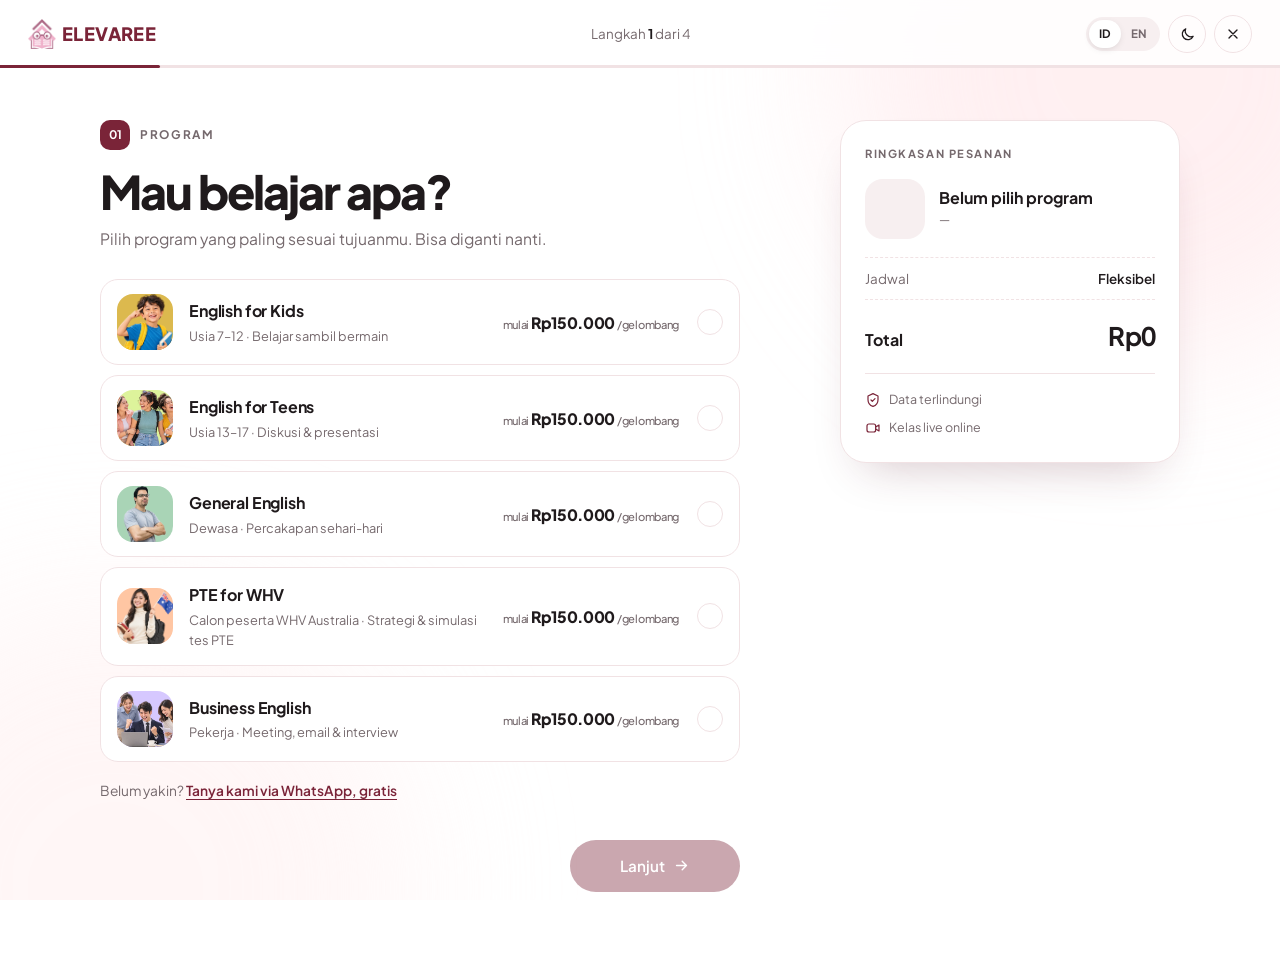
<file: daftar.html>
<!doctype html>
<html lang="id" data-title-en="Register — Elevaree Academy">
<head>
  <meta charset="utf-8" />
  <meta name="viewport" content="width=device-width, initial-scale=1" />
  <title>Pendaftaran — Elevaree Academy</title>
  <meta name="description" content="Daftar kelas bahasa Inggris online Elevaree Academy: pilih program, paket, dan jadwal, lalu selesaikan pembayaran." />
  <script>
    (function () {
      try {
        var t = localStorage.getItem('elv-theme');
        if (!t) t = matchMedia('(prefers-color-scheme: dark)').matches ? 'dark' : 'light';
        document.documentElement.setAttribute('data-theme', t);
        if (localStorage.getItem('elv-lang') === 'en') document.documentElement.lang = 'en';
      } catch (e) { document.documentElement.setAttribute('data-theme', 'light'); }
    })();
  </script>
  <link rel="icon" type="image/png" href="assets/img/favicon.png" />
  <link rel="apple-touch-icon" href="assets/img/apple-touch-icon.png" />
  <link rel="preconnect" href="https://fonts.googleapis.com" />
  <link rel="preconnect" href="https://fonts.gstatic.com" crossorigin />
  <link href="https://fonts.googleapis.com/css2?family=Plus+Jakarta+Sans:wght@400;500;600;700;800&display=swap" rel="stylesheet" />
  <link rel="stylesheet" href="css/style.css" />
</head>
<body class="reg">
  <div class="reg-bg" aria-hidden="true"><span></span><span></span></div>

  <!-- header ringkas -->
  <header class="reg-head">
    <a href="index.html" class="logo" aria-label="Elevaree Academy — beranda">
      <img class="logo__mark" src="assets/img/logo.png" alt="" width="28" height="30" />
      <span>ELEVAREE</span>
    </a>
    <p class="reg-head__step" aria-live="polite"><span data-en="Step">Langkah</span> <b class="js-step-no">1</b> <span data-en="of">dari</span> 4</p>
    <div class="reg-head__right">
      <div class="lang" role="group" aria-label="Bahasa / Language">
        <button class="lang__btn is-active" data-lang="id" aria-pressed="true">ID</button>
        <button class="lang__btn" data-lang="en" aria-pressed="false">EN</button>
      </div>
      <button class="theme-btn" aria-label="Ganti mode gelap/terang" data-en-label="Toggle dark/light mode">
        <svg class="i-moon" viewBox="0 0 24 24"><path d="M20 14.5A8 8 0 0 1 9.5 4a8 8 0 1 0 10.5 10.5z"/></svg>
        <svg class="i-sun" viewBox="0 0 24 24"><circle cx="12" cy="12" r="4"/><path d="M12 2v2M12 20v2M4.9 4.9l1.4 1.4M17.7 17.7l1.4 1.4M2 12h2M20 12h2M4.9 19.1l1.4-1.4M17.7 6.3l1.4-1.4"/></svg>
      </button>
      <a href="index.html" class="reg-exit" aria-label="Keluar dari pendaftaran" data-en-label="Leave registration">
        <svg viewBox="0 0 24 24"><path d="M6 6l12 12M18 6 6 18"/></svg>
      </a>
    </div>
    <div class="reg-progress" aria-hidden="true"><span></span></div>
  </header>

  <main class="reg-main">
    <div class="reg-layout">
      <div class="reg-flow">
        <!-- pesanan tertunda -->
        <div class="reg-resume" hidden>
          <span><span data-en="You have an unpaid order">Kamu punya pesanan yang belum dibayar</span> <b class="js-resume-id"></b></span>
          <button type="button" class="link-arrow js-resume" data-en="View payment">Lihat pembayaran</button>
        </div>

        <!-- 1. PROGRAM -->
        <section class="reg-step" data-step="0" aria-labelledby="h-step-0">
          <p class="reg-eyebrow"><span>01</span> <span data-en="Programme">Program</span></p>
          <h1 class="reg-title" id="h-step-0" data-en="What would you like to learn?">Mau belajar apa?</h1>
          <p class="reg-sub" data-en="Pick the programme that fits your goal. You can change it later.">Pilih program yang paling sesuai tujuanmu. Bisa diganti nanti.</p>
          <div class="opt-list js-programs" role="radiogroup" aria-labelledby="h-step-0"></div>
          <p class="reg-help"><span data-en="Not sure?">Belum yakin?</span> <a href="#" class="js-consult" data-en="Ask us on WhatsApp — it's free">Tanya kami via WhatsApp, gratis</a></p>
        </section>

        <!-- 2. PAKET & JADWAL -->
        <section class="reg-step" data-step="1" aria-labelledby="h-step-1" hidden>
          <p class="reg-eyebrow"><span>02</span> <span data-en="Package &amp; schedule">Paket &amp; jadwal</span></p>
          <h1 class="reg-title" id="h-step-1" data-en="Choose your package">Pilih paket belajarmu</h1>
          <p class="reg-sub" data-en="Start with a free trial class, or register for the next batch (10 effective days over 2 weeks).">Mulai dari kelas percobaan gratis, atau langsung daftar gelombang berikutnya (10 hari efektif dalam 2 minggu).</p>
          <div class="opt-list opt-list--packs js-packs" role="radiogroup" aria-labelledby="h-step-1"></div>

          <!-- paket Gelombang: pilih gelombang & jam kelas -->
          <div class="js-batch-wrap" hidden>
            <fieldset class="reg-field">
              <legend data-en="Choose a batch">Pilih gelombang</legend>
              <div class="opt-list opt-list--batch js-batches" role="radiogroup"></div>
            </fieldset>
            <fieldset class="reg-field js-slot-wrap">
              <legend data-en="Choose a class time">Pilih jam kelas</legend>
              <div class="opt-list opt-list--slots js-slots" role="radiogroup"></div>
            </fieldset>
            <p class="reg-note js-batch-note"></p>
          </div>

          <!-- Kelas percobaan: preferensi hari & waktu -->
          <div class="js-trial-only" hidden>
          <fieldset class="reg-field">
            <legend data-en="Preferred days">Hari yang diinginkan</legend>
            <div class="chipset js-days"></div>
          </fieldset>
          <fieldset class="reg-field">
            <legend data-en="Preferred time">Waktu yang diinginkan</legend>
            <div class="chipset js-times"></div>
          </fieldset>
          <p class="reg-note" data-en="We'll confirm the exact schedule with you on WhatsApp.">Jadwal pasti akan dikonfirmasi bersama lewat WhatsApp.</p>
          </div>
        </section>

        <!-- 3. DATA DIRI -->
        <section class="reg-step" data-step="2" aria-labelledby="h-step-2" hidden>
          <p class="reg-eyebrow"><span>03</span> <span data-en="Your details">Data diri</span></p>
          <h1 class="reg-title" id="h-step-2" data-en="Tell us about the learner">Ceritakan tentang pesertanya</h1>
          <form class="reg-form" novalidate>
            <input type="text" name="website" class="hp" tabindex="-1" autocomplete="off" aria-hidden="true" />
            <fieldset class="reg-field">
              <legend data-en="This class is for">Kelas ini untuk</legend>
              <div class="chipset chipset--seg">
                <label><input type="radio" name="who" value="self" checked /><span data-en="Myself">Saya sendiri</span></label>
                <label><input type="radio" name="who" value="child" /><span data-en="My child">Anak saya</span></label>
              </div>
            </fieldset>
            <div class="ufield">
              <input id="r-name" name="name" type="text" autocomplete="name" placeholder=" " required />
              <label for="r-name" class="js-name-label" data-en="Full name">Nama lengkap</label>
              <small class="err" aria-live="polite"></small>
            </div>
            <div class="urow child-only" hidden>
              <div class="ufield">
                <input id="r-child" name="child" type="text" placeholder=" " />
                <label for="r-child" data-en="Child's name">Nama anak</label>
                <small class="err" aria-live="polite"></small>
              </div>
              <div class="ufield ufield--sm">
                <input id="r-age" name="age" type="number" inputmode="numeric" min="4" max="17" placeholder=" " />
                <label for="r-age" data-en="Age">Usia</label>
                <small class="err" aria-live="polite"></small>
              </div>
            </div>
            <div class="urow">
              <div class="ufield">
                <input id="r-wa" name="wa" type="tel" inputmode="tel" autocomplete="tel" placeholder=" " required />
                <label for="r-wa" data-en="WhatsApp number">Nomor WhatsApp</label>
                <small class="err" aria-live="polite"></small>
              </div>
              <div class="ufield">
                <input id="r-email" name="email" type="email" autocomplete="email" placeholder=" " />
                <label for="r-email"><span>Email</span> <em class="js-email-opt" data-en="(optional)">(opsional)</em></label>
                <small class="err" aria-live="polite"></small>
              </div>
            </div>
            <div class="ufield">
              <textarea id="r-note" name="note" rows="2" placeholder=" "></textarea>
              <label for="r-note"><span data-en="Learning goal">Tujuan belajar</span> <em data-en="(optional)">(opsional)</em></label>
            </div>
          </form>
        </section>

        <!-- 4. TINJAU & BAYAR -->
        <section class="reg-step" data-step="3" aria-labelledby="h-step-3" hidden>
          <p class="reg-eyebrow"><span>04</span> <span class="js-step3-eyebrow" data-en="Review &amp; payment">Tinjau &amp; bayar</span></p>
          <h1 class="reg-title js-step3-title" id="h-step-3" data-en="Almost there!">Sedikit lagi!</h1>
          <div class="review js-review"></div>

          <div class="reg-field js-promo-wrap">
            <label class="legend" for="r-promo" data-en="Promo code">Kode promo</label>
            <div class="promo">
              <input id="r-promo" type="text" autocomplete="off" placeholder="Opsional" data-en-ph="Optional" />
              <button type="button" class="btn btn--outline btn--sm js-promo-apply" data-en="Apply">Pakai</button>
            </div>
            <small class="promo__msg" aria-live="polite"></small>
          </div>

          <fieldset class="reg-field js-pay-wrap">
            <legend data-en="Payment method">Metode pembayaran</legend>
            <div class="opt-list opt-list--pay js-pay" role="radiogroup"></div>
          </fieldset>

          <label class="check">
            <input type="checkbox" class="js-agree" />
            <span data-en="I agree to the &lt;a href=&quot;syarat-ketentuan.html&quot; target=&quot;_blank&quot;&gt;Terms &amp; Conditions&lt;/a&gt; and &lt;a href=&quot;kebijakan-privasi.html&quot; target=&quot;_blank&quot;&gt;Privacy Policy&lt;/a&gt;, and to be contacted on WhatsApp.">Saya setuju dengan <a href="syarat-ketentuan.html" target="_blank">Syarat &amp; Ketentuan</a> dan <a href="kebijakan-privasi.html" target="_blank">Kebijakan Privasi</a>, serta bersedia dihubungi lewat WhatsApp.</span>
          </label>
          <small class="err js-agree-err" aria-live="polite"></small>
        </section>

        <!-- 5. PEMBAYARAN / SELESAI (diisi JS) -->
        <section class="reg-step reg-step--final" data-step="4" aria-live="polite" hidden></section>

        <!-- navigasi langkah -->
        <div class="reg-nav">
          <div class="reg-nav__total">
            <small data-en="Total">Total</small>
            <b class="js-nav-total">Rp0</b>
          </div>
          <button type="button" class="btn btn--outline reg-back js-back">
            <svg viewBox="0 0 24 24"><path d="M19 12H5M11 6l-6 6 6 6"/></svg>
            <span data-en="Back">Kembali</span>
          </button>
          <button type="button" class="btn btn--maroon reg-next js-next">
            <span class="js-next-label" data-en="Continue">Lanjut</span>
            <span class="spinner" aria-hidden="true"></span>
            <svg viewBox="0 0 24 24"><path d="M5 12h14M13 6l6 6-6 6"/></svg>
          </button>
        </div>
      </div>

      <!-- ringkasan pesanan -->
      <aside class="reg-sum" aria-label="Ringkasan pesanan">
        <p class="reg-sum__eyebrow" data-en="Order summary">Ringkasan pesanan</p>
        <div class="reg-sum__prog js-sum-prog">
          <span class="reg-sum__thumb"></span>
          <div><b class="js-sum-title" data-en="No programme yet">Belum pilih program</b><small class="js-sum-pack">—</small></div>
        </div>
        <dl class="reg-sum__rows js-sum-rows"></dl>
        <div class="reg-sum__total">
          <span data-en="Total">Total</span>
          <b class="js-sum-total">Rp0</b>
        </div>
        <p class="reg-sum__note js-sum-note"></p>
        <ul class="reg-sum__trust">
          <li><svg viewBox="0 0 24 24"><path d="M12 2.5 19.5 6v5.5c0 4.6-3.2 8.6-7.5 10-4.3-1.4-7.5-5.4-7.5-10V6z"/><path d="m9 12 2 2 4-4"/></svg><span data-en="Data protected">Data terlindungi</span></li>
          <li><svg viewBox="0 0 24 24"><rect x="3" y="6" width="13" height="12" rx="3"/><path d="m16 10.5 5-3v9l-5-3"/></svg><span data-en="Live online classes">Kelas live online</span></li>
        </ul>
      </aside>
    </div>
  </main>

  <div class="toast" role="status" aria-live="polite"></div>

  <script src="js/config.js"></script>
  <script src="js/content.js"></script>
  <script src="js/batches.js"></script>
  <script src="js/daftar.js"></script>
</body>
</html>
</file>
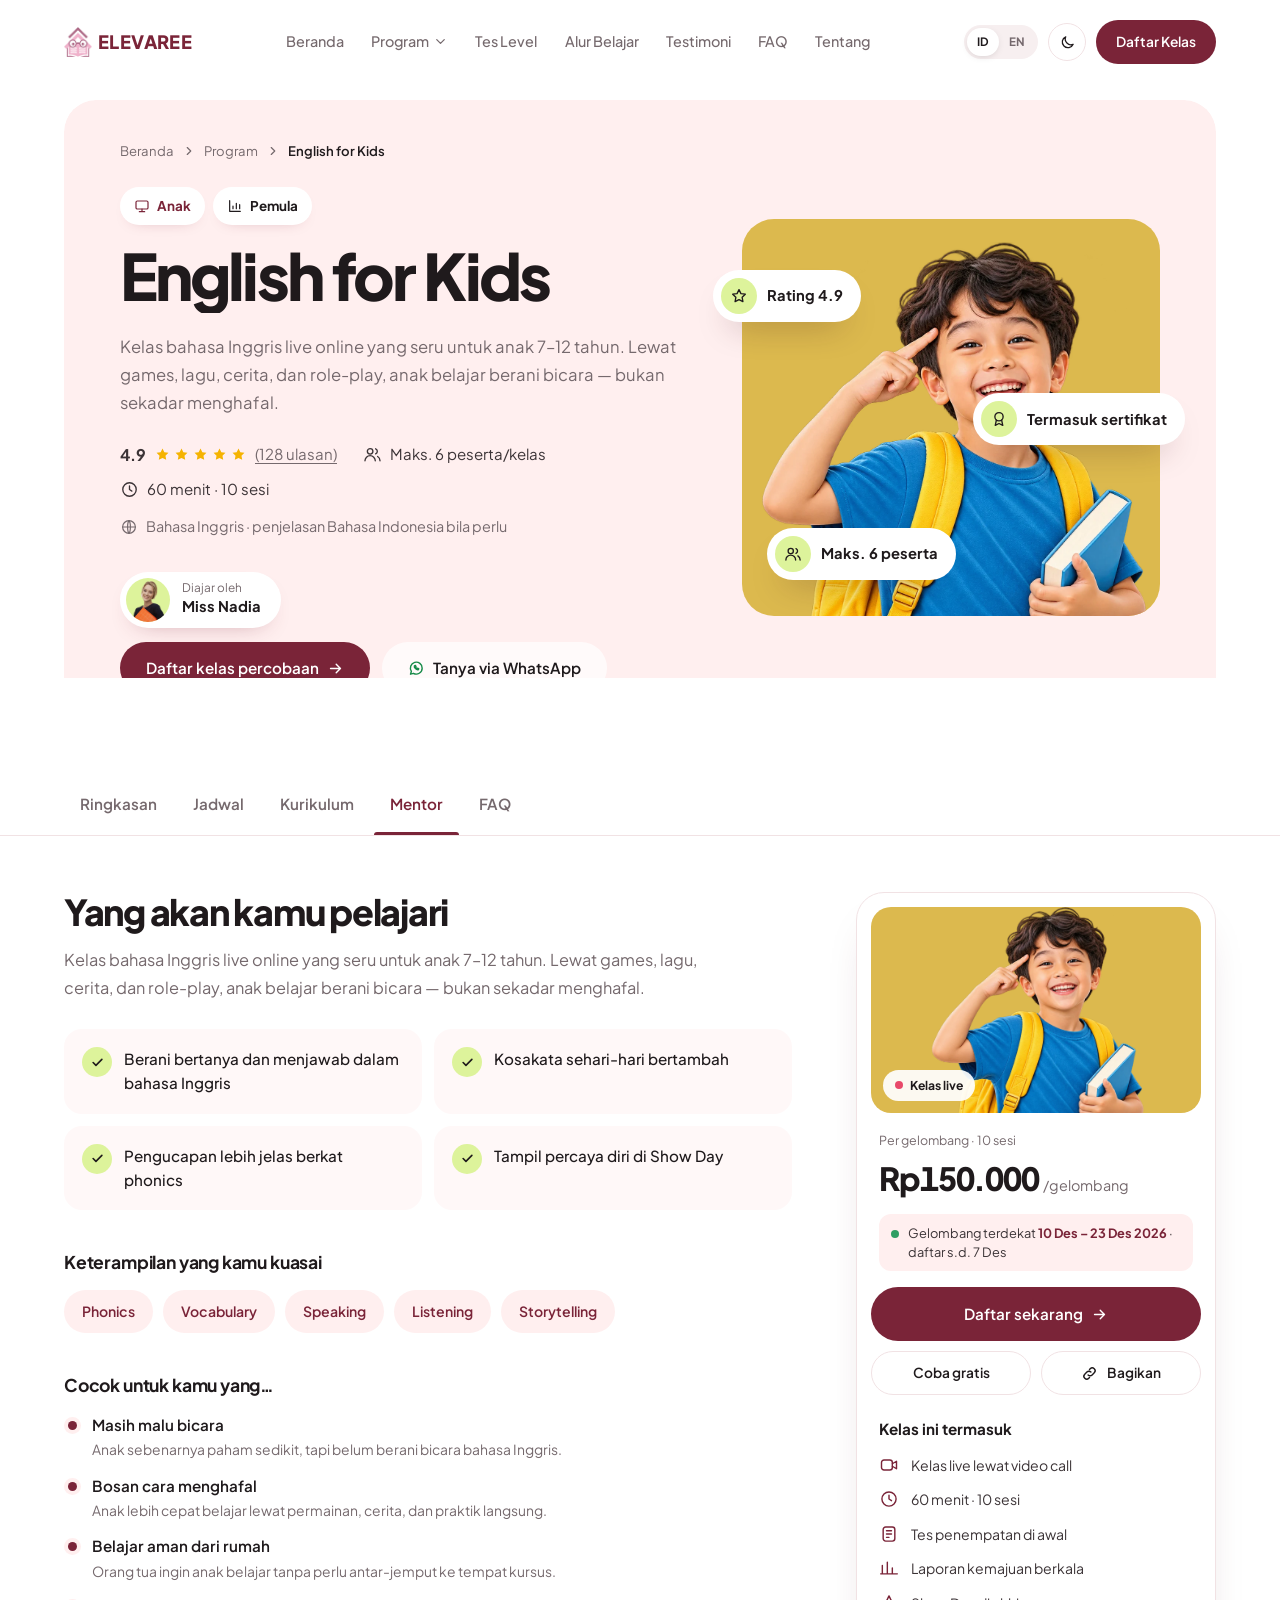
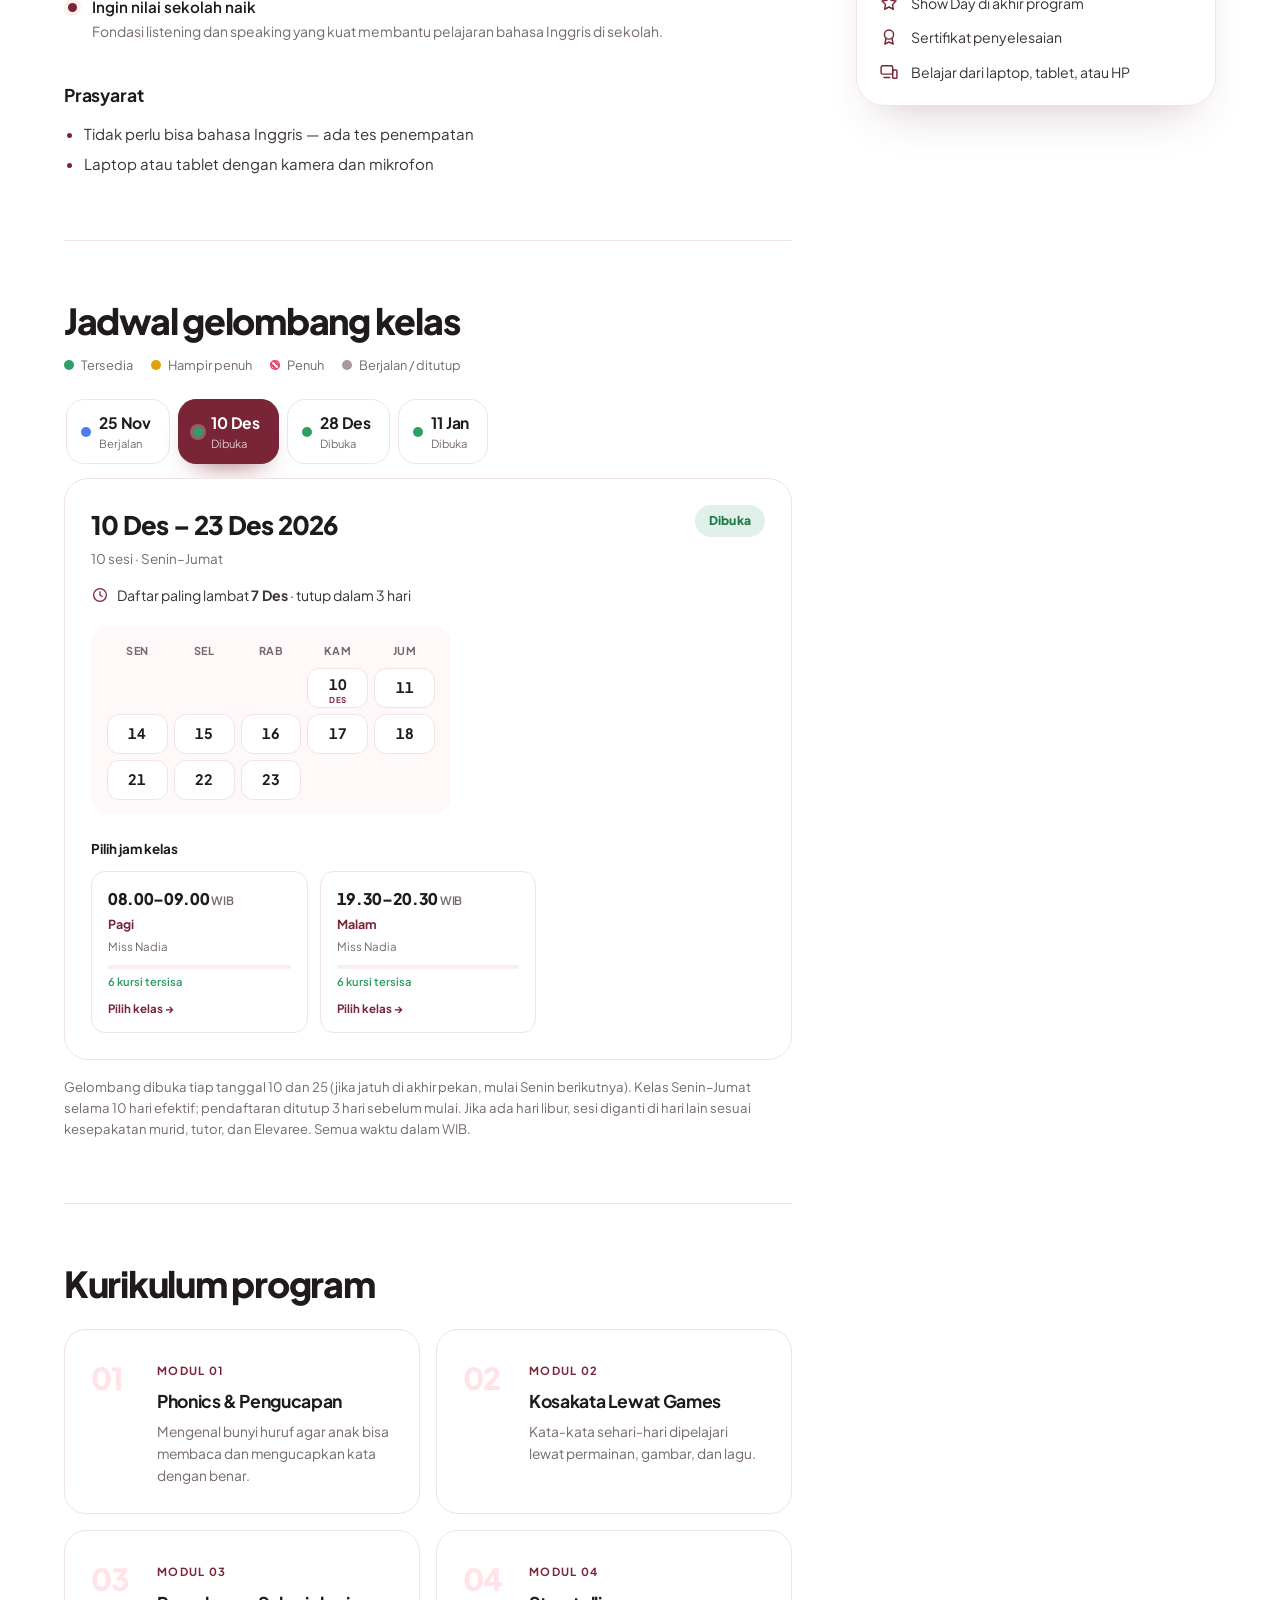
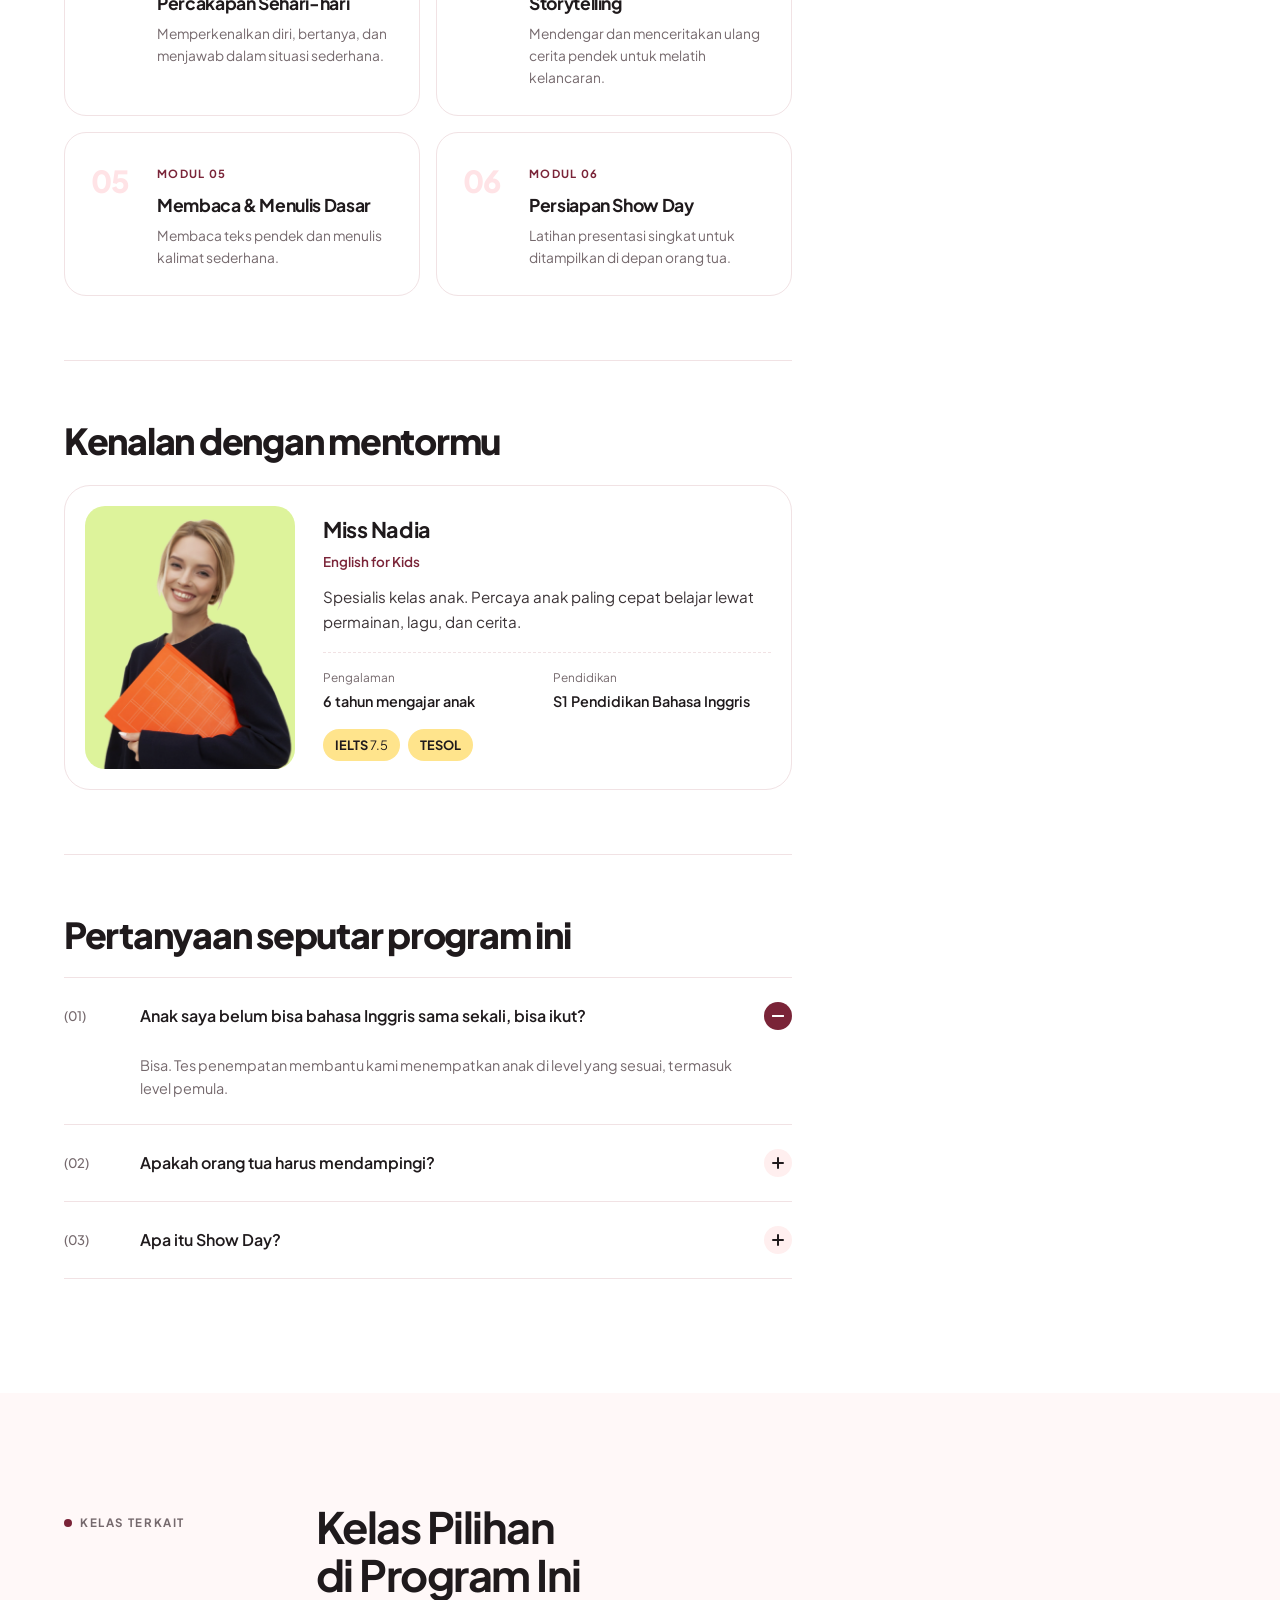
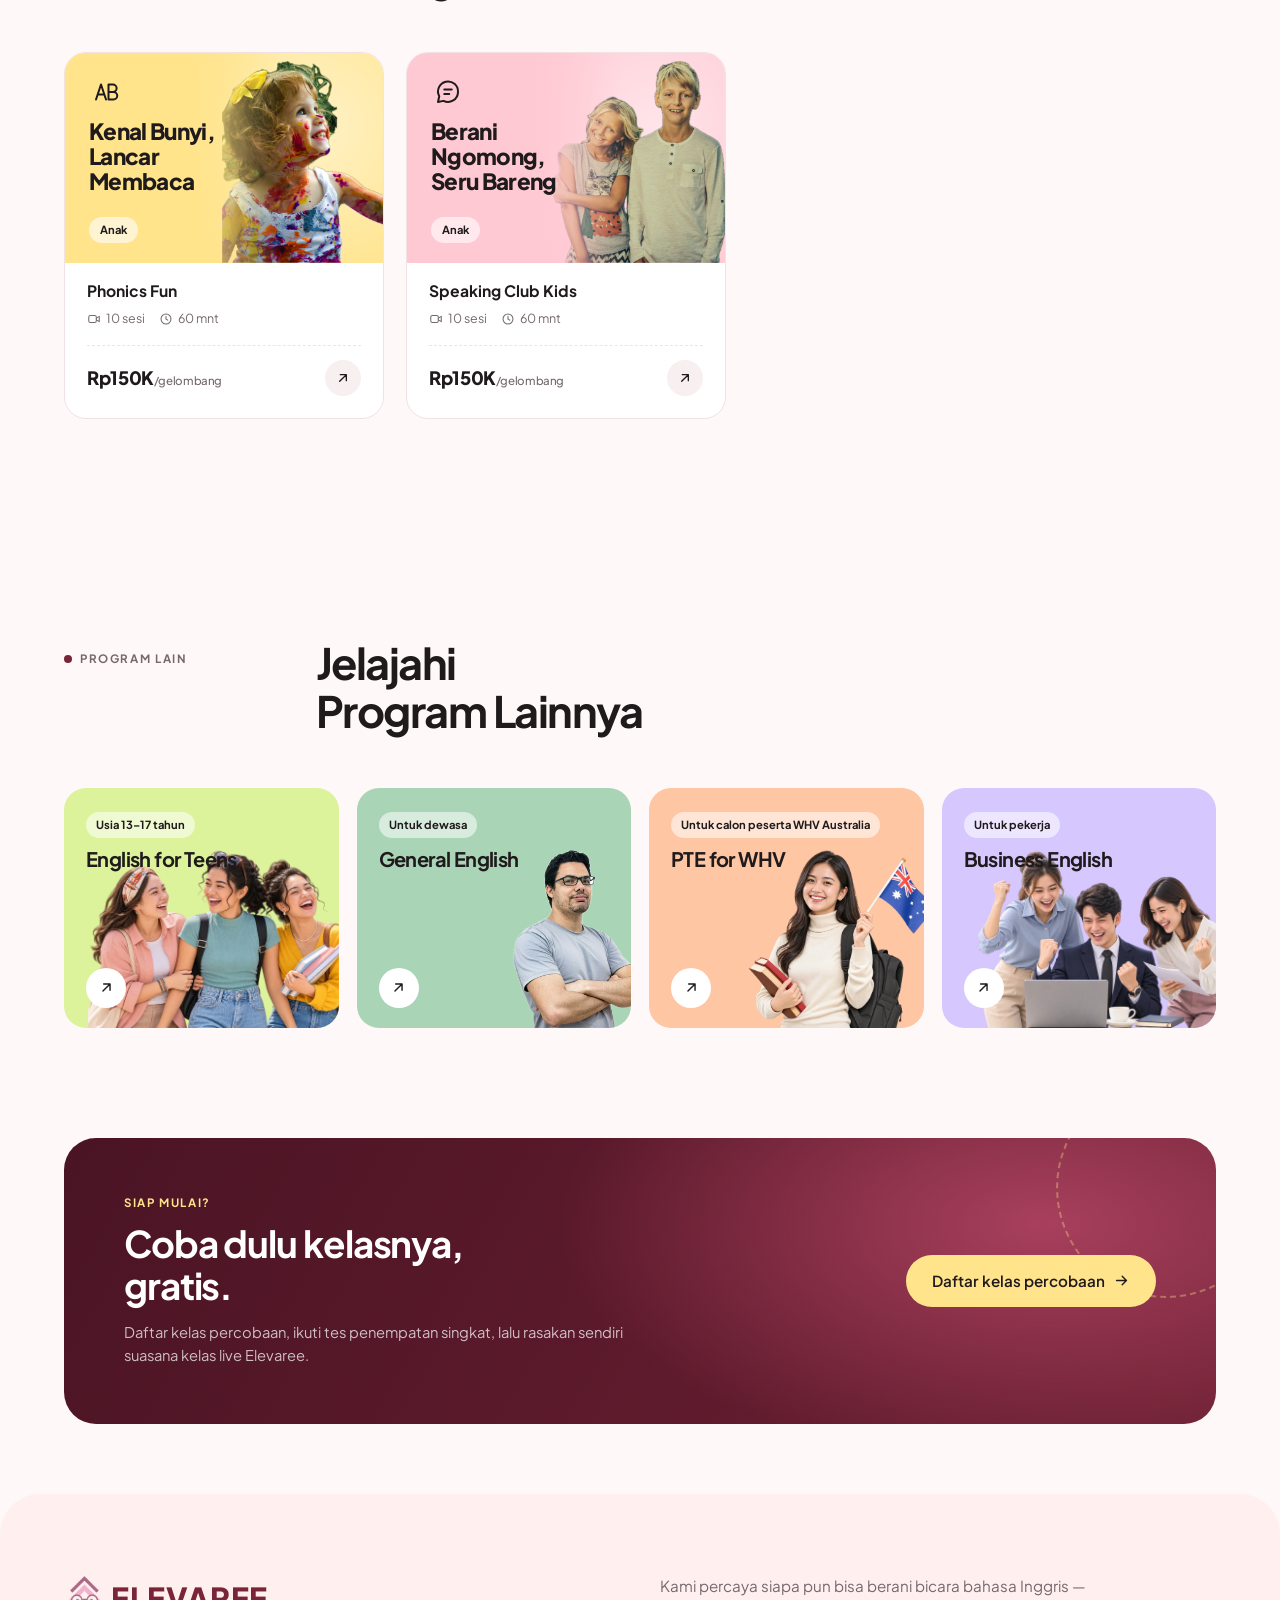
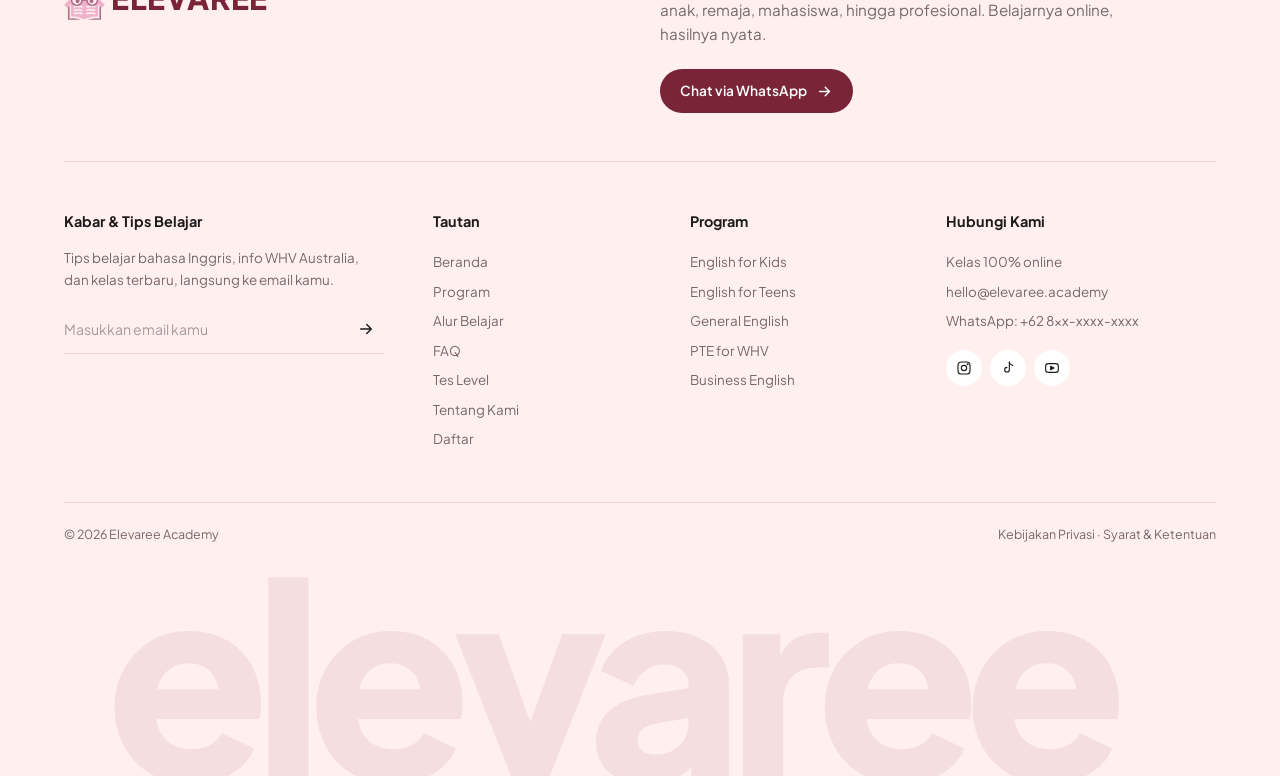
<file: english-for-kids.html>
<!doctype html>
<html lang="id" data-title-en="English for Kids — Elevaree Academy" data-desc-en="A fun, live online English class for kids aged 7–12. Through games, songs, stories, and role-play, kids learn to speak up — not just memorise.">
<head>
  <meta charset="utf-8" />
  <meta name="viewport" content="width=device-width, initial-scale=1" />
  <title>English for Kids — Elevaree Academy</title>
  <meta name="description" content="Kelas bahasa Inggris live online yang seru untuk anak 7–12 tahun. Lewat games, lagu, cerita, dan role-play, anak belajar berani bicara — bukan sekadar menghafal." />
  <script>
    // pasang tema & bahasa sebelum halaman tampil, supaya tidak berkedip
    (function () {
      try {
        var t = localStorage.getItem('elv-theme');
        if (!t) t = matchMedia('(prefers-color-scheme: dark)').matches ? 'dark' : 'light';
        document.documentElement.setAttribute('data-theme', t);
        var l = localStorage.getItem('elv-lang');
        if (l === 'en') document.documentElement.lang = 'en';
      } catch (e) { document.documentElement.setAttribute('data-theme', 'light'); }
    })();
  </script>
  <link rel="icon" type="image/png" href="assets/img/favicon.png" />
  <link rel="apple-touch-icon" href="assets/img/apple-touch-icon.png" />
  <link rel="preconnect" href="https://fonts.googleapis.com" />
  <link rel="preconnect" href="https://fonts.gstatic.com" crossorigin />
  <link href="https://fonts.googleapis.com/css2?family=Plus+Jakarta+Sans:wght@400;500;600;700;800&display=swap" rel="stylesheet" />
  <link rel="stylesheet" href="css/style.css" />
</head>
<body class="page-program">
  <div class="scroll-progress" aria-hidden="true"></div>

  <!-- ================= NAV ================= -->
  <header class="nav">
    <div class="container nav__inner">
      <a href="index.html#beranda" class="logo" aria-label="Elevaree Academy">
        <img class="logo__mark" src="assets/img/logo.png" alt="" width="28" height="30" />
        <span>ELEVAREE</span>
      </a>

      <nav class="nav__links" aria-label="Navigasi utama">
        <a href="index.html#beranda" data-en="Home">Beranda</a>

        <div class="dd">
          <button class="dd__btn" aria-expanded="false" aria-haspopup="true">
            <span data-en="Programs">Program</span>
            <svg viewBox="0 0 24 24" aria-hidden="true"><path d="m6 9 6 6 6-6"/></svg>
          </button>
          <div class="dd__panel">
            <a href="english-for-kids.html" class="dd__item"><i class="dot bg-mustard"></i><span><b>English for Kids</b><small data-en="Ages 7–12, learn through play">Usia 7–12, belajar sambil bermain</small></span></a>
            <a href="english-for-teens.html" class="dd__item"><i class="dot bg-lime"></i><span><b>English for Teens</b><small data-en="Ages 13–17, discussion &amp; presentation">Usia 13–17, diskusi &amp; presentasi</small></span></a>
            <a href="general-english.html" class="dd__item"><i class="dot bg-sage"></i><span><b>General English</b><small data-en="Everyday conversation for adults">Percakapan sehari-hari untuk dewasa</small></span></a>
            <a href="pte-for-whv.html" class="dd__item"><i class="dot bg-peach"></i><span><b>PTE for WHV</b><small data-en="For Australia WHV applicants">Untuk calon peserta WHV Australia</small></span></a>
            <a href="business-english.html" class="dd__item"><i class="dot bg-lilac"></i><span><b>Business English</b><small data-en="Meetings, emails &amp; job interviews">Meeting, email &amp; interview kerja</small></span></a>
          </div>
        </div>

        <a href="tes-level.html" data-en="Level Test">Tes Level</a>
        <a href="index.html#alur" data-en="How It Works">Alur Belajar</a>
        <a href="index.html#testimoni" data-en="Stories">Testimoni</a>
        <a href="index.html#faq">FAQ</a>
        <a href="tentang.html" data-en="About">Tentang</a>
      </nav>

      <div class="nav__right">
        <div class="lang" role="group" aria-label="Bahasa / Language">
          <button class="lang__btn is-active" data-lang="id" aria-pressed="true">ID</button>
          <button class="lang__btn" data-lang="en" aria-pressed="false">EN</button>
        </div>
        <button class="theme-btn" aria-label="Ganti mode gelap/terang" data-en-label="Toggle dark/light mode">
          <svg class="i-moon" viewBox="0 0 24 24"><path d="M20 14.5A8 8 0 0 1 9.5 4a8 8 0 1 0 10.5 10.5z"/></svg>
          <svg class="i-sun" viewBox="0 0 24 24"><circle cx="12" cy="12" r="4"/><path d="M12 2v2M12 20v2M4.9 4.9l1.4 1.4M17.7 17.7l1.4 1.4M2 12h2M20 12h2M4.9 19.1l1.4-1.4M17.7 6.3l1.4-1.4"/></svg>
        </button>
        <a href="daftar.html" data-trial class="btn btn--maroon btn--sm nav__cta" data-en="Join a Class">Daftar Kelas</a>
        <button class="nav__toggle" aria-label="Buka menu" aria-expanded="false"><span></span><span></span></button>
      </div>
    </div>
  </header>

  <main class="pd">
    <!-- ================= BANNER PROGRAM ================= -->
    <section class="pd-hero">
      <div class="container">
        <div class="pdh">
          <div class="pdh__copy">
            <nav class="crumbs fade-in" style="--d:.05s" aria-label="Breadcrumb">
              <a href="index.html" data-en="Home">Beranda</a><span class="crumbs__sep" aria-hidden="true"><svg viewBox="0 0 24 24"><path d="m9 6 6 6-6 6"/></svg></span>
              <a href="index.html#program" data-en="Programs">Program</a><span class="crumbs__sep" aria-hidden="true"><svg viewBox="0 0 24 24"><path d="m9 6 6 6-6 6"/></svg></span>
              <b aria-current="page">English for Kids</b>
            </nav>
            <div class="pdh__tags fade-in" style="--d:.15s">
              <span class="pdh__tag pdh__tag--cat"><svg viewBox="0 0 24 24"><rect x="3" y="4.5" width="18" height="12" rx="2"/><path d="M8 20.5h8M12 16.5v4"/></svg><span data-en="Kids">Anak</span></span>
              <span class="pdh__tag"><svg viewBox="0 0 24 24"><path d="M4 20V4M4 20h16M9 16v-4M14 16V8M19 16v-6"/></svg><span data-en="Beginner">Pemula</span></span>
            </div>
            <h1 class="hero__title pdh__title"><span class="line"><span>English for Kids</span></span></h1>
            <p class="pdh__lead fade-in" style="--d:.5s" data-en="A fun, live online English class for kids aged 7–12. Through games, songs, stories, and role-play, kids learn to speak up — not just memorise.">Kelas bahasa Inggris live online yang seru untuk anak 7–12 tahun. Lewat games, lagu, cerita, dan role-play, anak belajar berani bicara — bukan sekadar menghafal.</p>
            <ul class="pdh__meta fade-in" style="--d:.65s">
              <li class="pdh__rating"><b>4.9</b><span class="stars" aria-hidden="true"><svg viewBox="0 0 24 24"><path d="M12 3.5l2.6 5.3 5.8.8-4.2 4.1 1 5.8L12 16.8l-5.2 2.7 1-5.8-4.2-4.1 5.8-.8z"/></svg><svg viewBox="0 0 24 24"><path d="M12 3.5l2.6 5.3 5.8.8-4.2 4.1 1 5.8L12 16.8l-5.2 2.7 1-5.8-4.2-4.1 5.8-.8z"/></svg><svg viewBox="0 0 24 24"><path d="M12 3.5l2.6 5.3 5.8.8-4.2 4.1 1 5.8L12 16.8l-5.2 2.7 1-5.8-4.2-4.1 5.8-.8z"/></svg><svg viewBox="0 0 24 24"><path d="M12 3.5l2.6 5.3 5.8.8-4.2 4.1 1 5.8L12 16.8l-5.2 2.7 1-5.8-4.2-4.1 5.8-.8z"/></svg><svg viewBox="0 0 24 24"><path d="M12 3.5l2.6 5.3 5.8.8-4.2 4.1 1 5.8L12 16.8l-5.2 2.7 1-5.8-4.2-4.1 5.8-.8z"/></svg></span><u>(<span>128</span> <span data-en="reviews">ulasan</span>)</u></li>
              <li><svg viewBox="0 0 24 24"><circle cx="9" cy="8" r="3.5"/><path d="M2.5 20a6.5 6.5 0 0 1 13 0M16 4.8a3.5 3.5 0 0 1 0 6.4M18.5 14.5a6.5 6.5 0 0 1 3 5.5"/></svg><span><span data-en="Max.">Maks.</span> <span data-capacity="kids">6</span> <span data-en="learners/class">peserta/kelas</span></span></li>
              <li><svg viewBox="0 0 24 24"><circle cx="12" cy="12" r="8.5"/><path d="M12 7.5V12l3 2"/></svg><span data-en="60 min · 10 sessions">60 menit · 10 sesi</span></li>
            </ul>
            <p class="pdh__lang fade-in" style="--d:.75s"><svg viewBox="0 0 24 24"><circle cx="12" cy="12" r="8.5"/><path d="M3.5 12h17M12 3.5c2.5 2.8 2.5 14.2 0 17M12 3.5c-2.5 2.8-2.5 14.2 0 17"/></svg><span data-en="Taught in English · Indonesian support when needed">Bahasa Inggris · penjelasan Bahasa Indonesia bila perlu</span></p>
            <div class="pdh__foot fade-in" style="--d:.85s">
              <div class="pdh__author">
                <span class="pdh__avatar bg-lime"><img src="assets/img/guru-1.png" alt="" /></span>
                <span><small data-en="Taught by">Diajar oleh</small><b>Miss Nadia</b></span>
              </div>
              <a href="daftar.html?paket=trial&amp;program=kids" data-trial data-free data-program="kids" class="btn btn--maroon"><span data-en="Book a trial class">Daftar kelas percobaan</span><svg viewBox="0 0 24 24"><path d="M5 12h14M13 6l6 6-6 6"/></svg></a>
              <a href="#kontak" data-wa="kids" class="btn btn--light"><svg class="wa-ico" viewBox="0 0 24 24"><path d="M20 11.6a8.3 8.3 0 0 1-12.3 7.2L3.5 20l1.3-4A8.3 8.3 0 1 1 20 11.6z"/><path d="M9 8.3c-.3.9.1 2.4 1.5 3.8s2.9 1.9 3.8 1.6l.9-1.2-1.6-.9-.8.6a4.6 4.6 0 0 1-2.1-2.1l.6-.8-.9-1.6z"/></svg><span data-en="Ask on WhatsApp">Tanya via WhatsApp</span></a>
            </div>
          </div>
          <div class="pdh__media">
            <div class="pdh__photo bg-mustard"><img src="assets/img/prog-kids.webp" alt="Anak laki-laki tersenyum membawa tas dan buku" /></div>
            <span class="pdh__chip pdh__chip--a"><i><svg viewBox="0 0 24 24"><path d="M12 3.5l2.6 5.3 5.8.8-4.2 4.1 1 5.8L12 16.8l-5.2 2.7 1-5.8-4.2-4.1 5.8-.8z"/></svg></i><span>Rating 4.9</span></span>
            <span class="pdh__chip pdh__chip--b"><i><svg viewBox="0 0 24 24"><circle cx="12" cy="9" r="5.5"/><path d="m8.5 13.5-1.5 7 5-2.5 5 2.5-1.5-7"/></svg></i><span data-en="Certificate included">Termasuk sertifikat</span></span>
            <span class="pdh__chip pdh__chip--c"><i><svg viewBox="0 0 24 24"><circle cx="9" cy="8" r="3.5"/><path d="M2.5 20a6.5 6.5 0 0 1 13 0M16 4.8a3.5 3.5 0 0 1 0 6.4M18.5 14.5a6.5 6.5 0 0 1 3 5.5"/></svg></i><span><span data-en="Max.">Maks.</span> <span data-capacity="kids">6</span> <span data-en="learners">peserta</span></span></span>
          </div>
        </div>
      </div>
    </section>

    <!-- ================= TAB NAVIGASI ================= -->
    <nav class="pd-tabs" aria-label="Bagian halaman">
      <div class="container pd-tabs__inner">
        <a href="#ringkasan" class="is-active"><span data-en="Overview">Ringkasan</span></a>
        <a href="#jadwal"><span data-en="Schedule">Jadwal</span></a>
        <a href="#kurikulum"><span data-en="Curriculum">Kurikulum</span></a>
        <a href="#mentor"><span data-en="Mentor">Mentor</span></a>
        <a href="#faq">FAQ</a>
        <span class="pd-tabs__ink" aria-hidden="true"></span>
      </div>
    </nav>

    <div class="container pd-body">
      <div class="pd-main">
        <!-- RINGKASAN -->
        <section class="pd-sec" id="ringkasan">
          <h2 class="pd-h" data-reveal data-en="What you&#x27;ll learn">Yang akan kamu pelajari</h2>
          <p class="pd-lead" data-reveal data-en="A fun, live online English class for kids aged 7–12. Through games, songs, stories, and role-play, kids learn to speak up — not just memorise.">Kelas bahasa Inggris live online yang seru untuk anak 7–12 tahun. Lewat games, lagu, cerita, dan role-play, anak belajar berani bicara — bukan sekadar menghafal.</p>
          <ul class="pd-checks"><li data-reveal style="--delay:0.00s"><span class="pd-check"><svg viewBox="0 0 24 24"><path d="m5 12 4.5 4.5L19 7"/></svg></span><span data-en="Confident asking and answering in English">Berani bertanya dan menjawab dalam bahasa Inggris</span></li><li data-reveal style="--delay:0.05s"><span class="pd-check"><svg viewBox="0 0 24 24"><path d="m5 12 4.5 4.5L19 7"/></svg></span><span data-en="A bigger everyday vocabulary">Kosakata sehari-hari bertambah</span></li><li data-reveal style="--delay:0.10s"><span class="pd-check"><svg viewBox="0 0 24 24"><path d="m5 12 4.5 4.5L19 7"/></svg></span><span data-en="Clearer pronunciation thanks to phonics">Pengucapan lebih jelas berkat phonics</span></li><li data-reveal style="--delay:0.15s"><span class="pd-check"><svg viewBox="0 0 24 24"><path d="m5 12 4.5 4.5L19 7"/></svg></span><span data-en="Performing confidently on Show Day">Tampil percaya diri di Show Day</span></li></ul>
          <h3 class="pd-h3" data-reveal data-en="Skills you&#x27;ll gain">Keterampilan yang kamu kuasai</h3>
          <ul class="pd-skills" data-reveal><li style="--i:0">Phonics</li><li style="--i:1">Vocabulary</li><li style="--i:2">Speaking</li><li style="--i:3">Listening</li><li style="--i:4">Storytelling</li></ul>
          <h3 class="pd-h3" data-reveal data-en="Right for you if…">Cocok untuk kamu yang…</h3>
          <ul class="pd-fitlist"><li data-reveal style="--delay:0.00s"><b data-en="Still shy to speak">Masih malu bicara</b><span data-en="Your child understands a little but isn&#x27;t confident speaking English yet.">Anak sebenarnya paham sedikit, tapi belum berani bicara bahasa Inggris.</span></li><li data-reveal style="--delay:0.05s"><b data-en="Bored of memorising">Bosan cara menghafal</b><span data-en="Your child learns faster through games, stories, and hands-on practice.">Anak lebih cepat belajar lewat permainan, cerita, dan praktik langsung.</span></li><li data-reveal style="--delay:0.10s"><b data-en="Learn safely from home">Belajar aman dari rumah</b><span data-en="You want your child to learn without the commute to a course centre.">Orang tua ingin anak belajar tanpa perlu antar-jemput ke tempat kursus.</span></li><li data-reveal style="--delay:0.15s"><b data-en="Better school grades">Ingin nilai sekolah naik</b><span data-en="Strong listening and speaking foundations help with English at school.">Fondasi listening dan speaking yang kuat membantu pelajaran bahasa Inggris di sekolah.</span></li></ul>
          <h3 class="pd-h3" data-reveal data-en="Prerequisites">Prasyarat</h3>
          <ul class="pd-bullets" data-reveal><li><span data-en="No English needed — we start with a placement test">Tidak perlu bisa bahasa Inggris — ada tes penempatan</span></li><li><span data-en="A laptop or tablet with a camera and mic">Laptop atau tablet dengan kamera dan mikrofon</span></li></ul>
        </section>

        <!-- JADWAL -->
        <section class="pd-sec" id="jadwal">
          <div class="pd-sec__head">
            <h2 class="pd-h" data-reveal data-en="Class batch schedule">Jadwal gelombang kelas</h2>
            <ul class="sched-legend" data-reveal>
              <li><i class="dot-ok"></i><span data-en="Available">Tersedia</span></li>
              <li><i class="dot-low"></i><span data-en="Almost full">Hampir penuh</span></li>
              <li><i class="dot-full"></i><span data-en="Full">Penuh</span></li>
              <li><i class="dot-off"></i><span data-en="Running / closed">Berjalan / ditutup</span></li>
            </ul>
          </div>
          <div class="sched bt" data-schedule="kids" data-reveal></div>
        </section>

        <!-- KURIKULUM -->
        <section class="pd-sec" id="kurikulum">
          <h2 class="pd-h" data-reveal data-en="Programme curriculum">Kurikulum program</h2>
          <div class="pd-mods"><article class="pd-mod" data-reveal style="--delay:0.00s"><span class="pd-mod__label"><span data-en="Module">Modul</span> 01</span><h3 data-en="Phonics &amp; Pronunciation">Phonics &amp; Pengucapan</h3><p data-en="Learning letter sounds so kids can read and pronounce words correctly.">Mengenal bunyi huruf agar anak bisa membaca dan mengucapkan kata dengan benar.</p></article><article class="pd-mod" data-reveal style="--delay:0.08s"><span class="pd-mod__label"><span data-en="Module">Modul</span> 02</span><h3 data-en="Vocabulary Through Games">Kosakata Lewat Games</h3><p data-en="Everyday words learned through games, pictures, and songs.">Kata-kata sehari-hari dipelajari lewat permainan, gambar, dan lagu.</p></article><article class="pd-mod" data-reveal style="--delay:0.00s"><span class="pd-mod__label"><span data-en="Module">Modul</span> 03</span><h3 data-en="Everyday Conversation">Percakapan Sehari-hari</h3><p data-en="Introducing yourself, asking, and answering in simple situations.">Memperkenalkan diri, bertanya, dan menjawab dalam situasi sederhana.</p></article><article class="pd-mod" data-reveal style="--delay:0.08s"><span class="pd-mod__label"><span data-en="Module">Modul</span> 04</span><h3 data-en="Storytelling">Storytelling</h3><p data-en="Listening to and retelling short stories to build fluency.">Mendengar dan menceritakan ulang cerita pendek untuk melatih kelancaran.</p></article><article class="pd-mod" data-reveal style="--delay:0.00s"><span class="pd-mod__label"><span data-en="Module">Modul</span> 05</span><h3 data-en="Basic Reading &amp; Writing">Membaca &amp; Menulis Dasar</h3><p data-en="Reading short texts and writing simple sentences.">Membaca teks pendek dan menulis kalimat sederhana.</p></article><article class="pd-mod" data-reveal style="--delay:0.08s"><span class="pd-mod__label"><span data-en="Module">Modul</span> 06</span><h3 data-en="Show Day Preparation">Persiapan Show Day</h3><p data-en="Rehearsing a short presentation to perform for parents.">Latihan presentasi singkat untuk ditampilkan di depan orang tua.</p></article></div>
        </section>

        <!-- MENTOR -->
        <section class="pd-sec" id="mentor">
          <h2 class="pd-h" data-reveal data-en="Meet your mentor">Kenalan dengan mentormu</h2>
          <article class="mentor" data-reveal>
            <div class="mentor__photo bg-lime"><img src="assets/img/guru-1.png" alt="Foto Miss Nadia" loading="lazy" /></div>
            <div class="mentor__body">
              <b class="mentor__name">Miss Nadia</b><span class="mentor__role">English for Kids</span>
              <p class="mentor__bio" data-en="Kids&#x27; class specialist who believes children learn fastest through games, songs, and stories.">Spesialis kelas anak. Percaya anak paling cepat belajar lewat permainan, lagu, dan cerita.</p>
              <dl class="mentor__facts"><div><dt data-en="Experience">Pengalaman</dt><dd data-en="6 years teaching kids">6 tahun mengajar anak</dd></div><div><dt data-en="Education">Pendidikan</dt><dd data-en="B.Ed. English Education">S1 Pendidikan Bahasa Inggris</dd></div></dl>
              <ul class="mentor__certs"><li><b>IELTS</b> 7.5</li><li><b>TESOL</b></li></ul>
            </div>
          </article>
        </section>

        <!-- FAQ -->
        <section class="pd-sec" id="faq">
          <h2 class="pd-h" data-reveal data-en="Questions about this programme">Pertanyaan seputar program ini</h2>
          <div class="faq"><div class="faq__item is-open" data-reveal style="--delay:0.00s"><button class="faq__q" aria-expanded="true"><span class="faq__n">(01)</span><span data-en="My child knows no English at all — can they join?">Anak saya belum bisa bahasa Inggris sama sekali, bisa ikut?</span><i class="faq__icon"></i></button><div class="faq__a"><div><p data-en="Yes. The placement test helps us put your child in the right level, including beginner.">Bisa. Tes penempatan membantu kami menempatkan anak di level yang sesuai, termasuk level pemula.</p></div></div></div><div class="faq__item" data-reveal style="--delay:0.04s"><button class="faq__q" aria-expanded="false"><span class="faq__n">(02)</span><span data-en="Do parents need to sit in?">Apakah orang tua harus mendampingi?</span><i class="faq__icon"></i></button><div class="faq__a"><div><p data-en="Not required. We suggest parents help set up the device and connection at the start of class.">Tidak wajib. Kami sarankan orang tua membantu menyiapkan perangkat dan koneksi di awal kelas.</p></div></div></div><div class="faq__item" data-reveal style="--delay:0.08s"><button class="faq__q" aria-expanded="false"><span class="faq__n">(03)</span><span data-en="What is Show Day?">Apa itu Show Day?</span><i class="faq__icon"></i></button><div class="faq__a"><div><p data-en="At the end of the programme, kids give a short English presentation and parents are invited to watch.">Di akhir program, anak tampil presentasi singkat dalam bahasa Inggris dan orang tua diundang menonton.</p></div></div></div></div>
        </section>
      </div>

      <!-- KARTU PENDAFTARAN (menempel) -->
      <aside class="buy" aria-label="Pendaftaran English for Kids">
        <div class="buy__media bg-mustard">
          <img src="assets/img/prog-kids.webp" alt="" />
          <span class="buy__live"><i></i><span data-en="Live class">Kelas live</span></span>
        </div>
        <div class="buy__price" data-price="kids"></div>
        <a href="daftar.html?program=kids" class="btn btn--maroon buy__main"><span data-en="Register now">Daftar sekarang</span><svg viewBox="0 0 24 24"><path d="M5 12h14M13 6l6 6-6 6"/></svg></a>
        <div class="buy__row">
          <a href="daftar.html?paket=trial&amp;program=kids" data-trial data-free data-program="kids" class="btn btn--outline btn--sm"><span data-en="Try free">Coba gratis</span></a>
          <button type="button" class="btn btn--outline btn--sm js-share"><svg viewBox="0 0 24 24"><path d="M10 14a4 4 0 0 0 5.7 0l3-3a4 4 0 0 0-5.7-5.7l-1 1M14 10a4 4 0 0 0-5.7 0l-3 3a4 4 0 0 0 5.7 5.7l1-1"/></svg><span data-en="Share">Bagikan</span></button>
        </div>
        <p class="buy__title" data-en="This class includes">Kelas ini termasuk</p>
        <ul class="buy__list"><li style="--i:0"><svg viewBox="0 0 24 24"><rect x="3" y="6" width="13" height="12" rx="3"/><path d="m16 10.5 5-3v9l-5-3"/></svg><span data-en="Live classes via video call">Kelas live lewat video call</span></li><li style="--i:1"><svg viewBox="0 0 24 24"><circle cx="12" cy="12" r="8.5"/><path d="M12 7.5V12l3 2"/></svg><span data-en="60 min · 10 sessions">60 menit · 10 sesi</span></li><li style="--i:2"><svg viewBox="0 0 24 24"><rect x="5" y="3.5" width="14" height="17" rx="3"/><path d="M9 8h6M9 12h6M9 16h3"/></svg><span data-en="Placement test to start">Tes penempatan di awal</span></li><li style="--i:3"><svg viewBox="0 0 24 24"><path d="M4 19V9M10 19V5M16 19v-7M22 19H2"/></svg><span data-en="Regular progress reports">Laporan kemajuan berkala</span></li><li style="--i:4"><svg viewBox="0 0 24 24"><path d="M12 3.5l2.6 5.3 5.8.8-4.2 4.1 1 5.8L12 16.8l-5.2 2.7 1-5.8-4.2-4.1 5.8-.8z"/></svg><span data-en="Show Day at the end of the programme">Show Day di akhir program</span></li><li style="--i:5"><svg viewBox="0 0 24 24"><circle cx="12" cy="9" r="5.5"/><path d="m8.5 13.5-1.5 7 5-2.5 5 2.5-1.5-7"/></svg><span data-en="Certificate of completion">Sertifikat penyelesaian</span></li><li style="--i:6"><svg viewBox="0 0 24 24"><rect x="2.5" y="4.5" width="14" height="10" rx="2"/><path d="M6 18.5h7M17.5 9.5h3a1 1 0 0 1 1 1v8a1 1 0 0 1-1 1h-3a1 1 0 0 1-1-1v-8a1 1 0 0 1 1-1z"/></svg><span data-en="Learn on laptop, tablet, or phone">Belajar dari laptop, tablet, atau HP</span></li></ul>
      </aside>
    </div>

    <!-- ================= KELAS TERKAIT ================= -->
    <section class="section section--soft">
      <div class="container">
        <div class="head-split">
          <p class="eyebrow" data-reveal data-en="Related classes">Kelas terkait</p>
          <h2 class="h2" data-reveal style="--delay:.06s" data-en="Featured Classes<br/>in This Programme">Kelas Pilihan<br/>di Program Ini</h2>
        </div>
        <div class="pd-related" data-related="kids" data-reveal></div>
      </div>
    </section>

    <!-- ================= PROGRAM LAIN ================= -->
    <section class="section section--soft">
      <div class="container">
        <div class="head-split">
          <p class="eyebrow" data-reveal data-en="Other programmes">Program lain</p>
          <h2 class="h2" data-reveal style="--delay:.06s" data-en="Explore Other<br/>Programmes">Jelajahi<br/>Program Lainnya</h2>
        </div>
        <div class="pd-others"><a href="english-for-teens.html" class="pd-other bg-lime" data-reveal style="--delay:0.00s"><span class="pd-other__tag" data-en="Ages 13–17">Usia 13–17 tahun</span><b>English for Teens</b><img src="assets/img/prog-teens.webp" alt="" loading="lazy" /><span class="pd-other__go"><svg viewBox="0 0 24 24"><path d="M7 17 17 7M8 7h9v9"/></svg></span></a><a href="general-english.html" class="pd-other bg-sage" data-reveal style="--delay:0.06s"><span class="pd-other__tag" data-en="For adults">Untuk dewasa</span><b>General English</b><img src="assets/img/adult-man.png" alt="" loading="lazy" /><span class="pd-other__go"><svg viewBox="0 0 24 24"><path d="M7 17 17 7M8 7h9v9"/></svg></span></a><a href="pte-for-whv.html" class="pd-other bg-peach" data-reveal style="--delay:0.12s"><span class="pd-other__tag" data-en="For Australia WHV applicants">Untuk calon peserta WHV Australia</span><b>PTE for WHV</b><img src="assets/img/prog-whv.webp" alt="" loading="lazy" /><span class="pd-other__go"><svg viewBox="0 0 24 24"><path d="M7 17 17 7M8 7h9v9"/></svg></span></a><a href="business-english.html" class="pd-other bg-lilac" data-reveal style="--delay:0.18s"><span class="pd-other__tag" data-en="For professionals">Untuk pekerja</span><b>Business English</b><img src="assets/img/prog-business.webp" alt="" loading="lazy" /><span class="pd-other__go"><svg viewBox="0 0 24 24"><path d="M7 17 17 7M8 7h9v9"/></svg></span></a></div>
      </div>
    </section>

    <!-- ================= CTA ================= -->
    <section class="cta-wrap">
      <div class="container">
        <div class="cta" data-reveal>
          <div>
            <p class="cta__eyebrow" data-en="Ready to start?">Siap mulai?</p>
            <h2 class="cta__title" data-en="Try a class first —<br/>it's free.">Coba dulu kelasnya,<br/>gratis.</h2>
            <p class="cta__text" data-en="Book a trial class, take a short placement test, and experience an Elevaree live class for yourself.">Daftar kelas percobaan, ikuti tes penempatan singkat, lalu rasakan sendiri suasana kelas live Elevaree.</p>
          </div>
          <a href="daftar.html?paket=trial&amp;program=kids" data-trial data-free data-program="kids" class="btn btn--butter"><span data-en="Book a trial class">Daftar kelas percobaan</span><svg viewBox="0 0 24 24"><path d="M5 12h14M13 6l6 6-6 6"/></svg></a>
        </div>
      </div>
    </section>
  </main>

  <!-- ================= FOOTER ================= -->
  <footer class="footer" id="kontak">
    <div class="container">
      <div class="footer__top" data-reveal>
        <a href="index.html#beranda" class="logo logo--lg" aria-label="Elevaree Academy">
          <img class="logo__mark" src="assets/img/logo.png" alt="" width="28" height="30" />
          <span>ELEVAREE</span>
        </a>
        <div class="footer__pitch">
          <p data-en="We believe anyone can speak English with confidence — kids, teens, students, and professionals. Learning is online, results are real.">Kami percaya siapa pun bisa berani bicara bahasa Inggris — anak, remaja, mahasiswa, hingga profesional. Belajarnya online, hasilnya nyata.</p>
          <a href="#kontak" data-wa="other" class="btn btn--maroon btn--sm"><span data-en="Chat on WhatsApp">Chat via WhatsApp</span>
            <svg viewBox="0 0 24 24"><path d="M5 12h14M13 6l6 6-6 6"/></svg>
          </a>
        </div>
      </div>

      <div class="footer__grid">
        <div class="footer__news" data-reveal>
          <b data-en="News &amp; Learning Tips">Kabar &amp; Tips Belajar</b>
          <p data-en="English learning tips, Australia WHV info, and new classes — straight to your inbox.">Tips belajar bahasa Inggris, info WHV Australia, dan kelas terbaru, langsung ke email kamu.</p>
          <form class="newsletter" novalidate>
            <input type="email" placeholder="Masukkan email kamu" data-en-ph="Enter your email" aria-label="Email" required />
            <button type="submit" aria-label="Kirim"><svg viewBox="0 0 24 24"><path d="M5 12h14M13 6l6 6-6 6"/></svg></button>
          </form>
          <p class="newsletter__msg" role="status" aria-live="polite"></p>
        </div>
        <div data-reveal style="--delay:.06s">
          <b data-en="Links">Tautan</b>
          <a href="index.html#beranda" data-en="Home">Beranda</a><a href="index.html#program" data-en="Programs">Program</a><a href="index.html#alur" data-en="How It Works">Alur Belajar</a><a href="index.html#faq">FAQ</a><a href="tes-level.html" data-en="Level Test">Tes Level</a><a href="tentang.html" data-en="About Us">Tentang Kami</a><a href="daftar.html" data-en="Register">Daftar</a>
        </div>
        <div data-reveal style="--delay:.12s">
          <b data-en="Programs">Program</b>
          <a href="english-for-kids.html">English for Kids</a><a href="english-for-teens.html">English for Teens</a><a href="general-english.html">General English</a><a href="pte-for-whv.html">PTE for WHV</a><a href="business-english.html">Business English</a>
        </div>
        <div data-reveal style="--delay:.18s">
          <b data-en="Contact Us">Hubungi Kami</b>
          <a href="#" data-en="100% online classes">Kelas 100% online</a>
          <a href="#">hello@elevaree.academy</a>
          <a href="#kontak" data-wa="other">WhatsApp: +62 8xx-xxxx-xxxx</a>
          <div class="socials">
            <a href="#" aria-label="Instagram"><svg viewBox="0 0 24 24"><rect x="3" y="3" width="18" height="18" rx="5"/><circle cx="12" cy="12" r="4"/><circle cx="17.5" cy="6.5" r=".6" fill="currentColor"/></svg></a>
            <a href="#" aria-label="TikTok"><svg viewBox="0 0 24 24"><path d="M14 3v11.5a3.5 3.5 0 1 1-3.5-3.5"/><path d="M14 3c.5 2.8 2.4 4.6 5 5"/></svg></a>
            <a href="#" aria-label="YouTube"><svg viewBox="0 0 24 24"><rect x="2.5" y="5.5" width="19" height="13" rx="4"/><path d="m10 9.5 5 2.5-5 2.5z" fill="currentColor"/></svg></a>
          </div>
        </div>
      </div>

      <div class="footer__bottom">
        <span>© <span id="year">2026</span> Elevaree Academy</span>
        <span><a href="kebijakan-privasi.html" data-en="Privacy Policy">Kebijakan Privasi</a> · <a href="syarat-ketentuan.html" data-en="Terms &amp; Conditions">Syarat &amp; Ketentuan</a></span>
      </div>
    </div>
    <div class="footer__word" aria-hidden="true">elevaree</div>
  </footer>

  <!-- ================= TOMBOL WHATSAPP MELAYANG ================= -->
  <div class="wa-float">
    <div class="wa-pop" id="wa-pop" role="dialog" aria-label="Chat WhatsApp" aria-hidden="true">
      <div class="wa-pop__head">
        <span class="wa-pop__avatar">
          <img src="assets/img/logo.png" alt="" />
        </span>
        <div><b>Elevaree Academy</b><small data-en="Ask us anything">Tanya apa saja ke tim kami</small></div>
        <button type="button" class="wa-pop__close" aria-label="Tutup" data-en-label="Close"><svg viewBox="0 0 24 24"><path d="M6 6l12 12M18 6 6 18"/></svg></button>
      </div>
      <div class="wa-pop__body">
        <p class="wa-bubble" data-en="Hi! 👋 What would you like to ask about?">Halo! 👋 Mau tanya tentang apa?</p>
        <div class="wa-quick">
          <button type="button" data-wa="kids" data-en="Classes for kids">Kelas untuk anak</button>
          <button type="button" data-wa="teens" data-en="Classes for teens">Kelas untuk remaja</button>
          <button type="button" data-wa="pte" data-en="PTE for Australia WHV">PTE untuk WHV Australia</button>
          <button type="button" data-wa="business">Business English</button>
          <button type="button" data-wa="price" data-en="Prices &amp; promos">Harga &amp; promo</button>
          <button type="button" data-wa="other" data-en="Something else">Pertanyaan lain</button>
        </div>
      </div>
    </div>
    <button type="button" class="wa-btn" aria-expanded="false" aria-controls="wa-pop" aria-label="Chat lewat WhatsApp" data-en-label="Chat on WhatsApp">
      <svg class="wa-ico" viewBox="0 0 24 24"><path d="M20 11.6a8.3 8.3 0 0 1-12.3 7.2L3.5 20l1.3-4A8.3 8.3 0 1 1 20 11.6z"/><path d="M9 8.3c-.3.9.1 2.4 1.5 3.8s2.9 1.9 3.8 1.6l.9-1.2-1.6-.9-.8.6a4.6 4.6 0 0 1-2.1-2.1l.6-.8-.9-1.6z"/></svg>
      <span class="wa-btn__label" data-en="Ask on WhatsApp">Tanya via WhatsApp</span>
    </button>
  </div>

  <script src="js/config.js"></script>
  <script src="js/content.js"></script>
  <script src="js/batches.js"></script>
  <script src="js/main.js"></script>
</body>
</html>
</file>
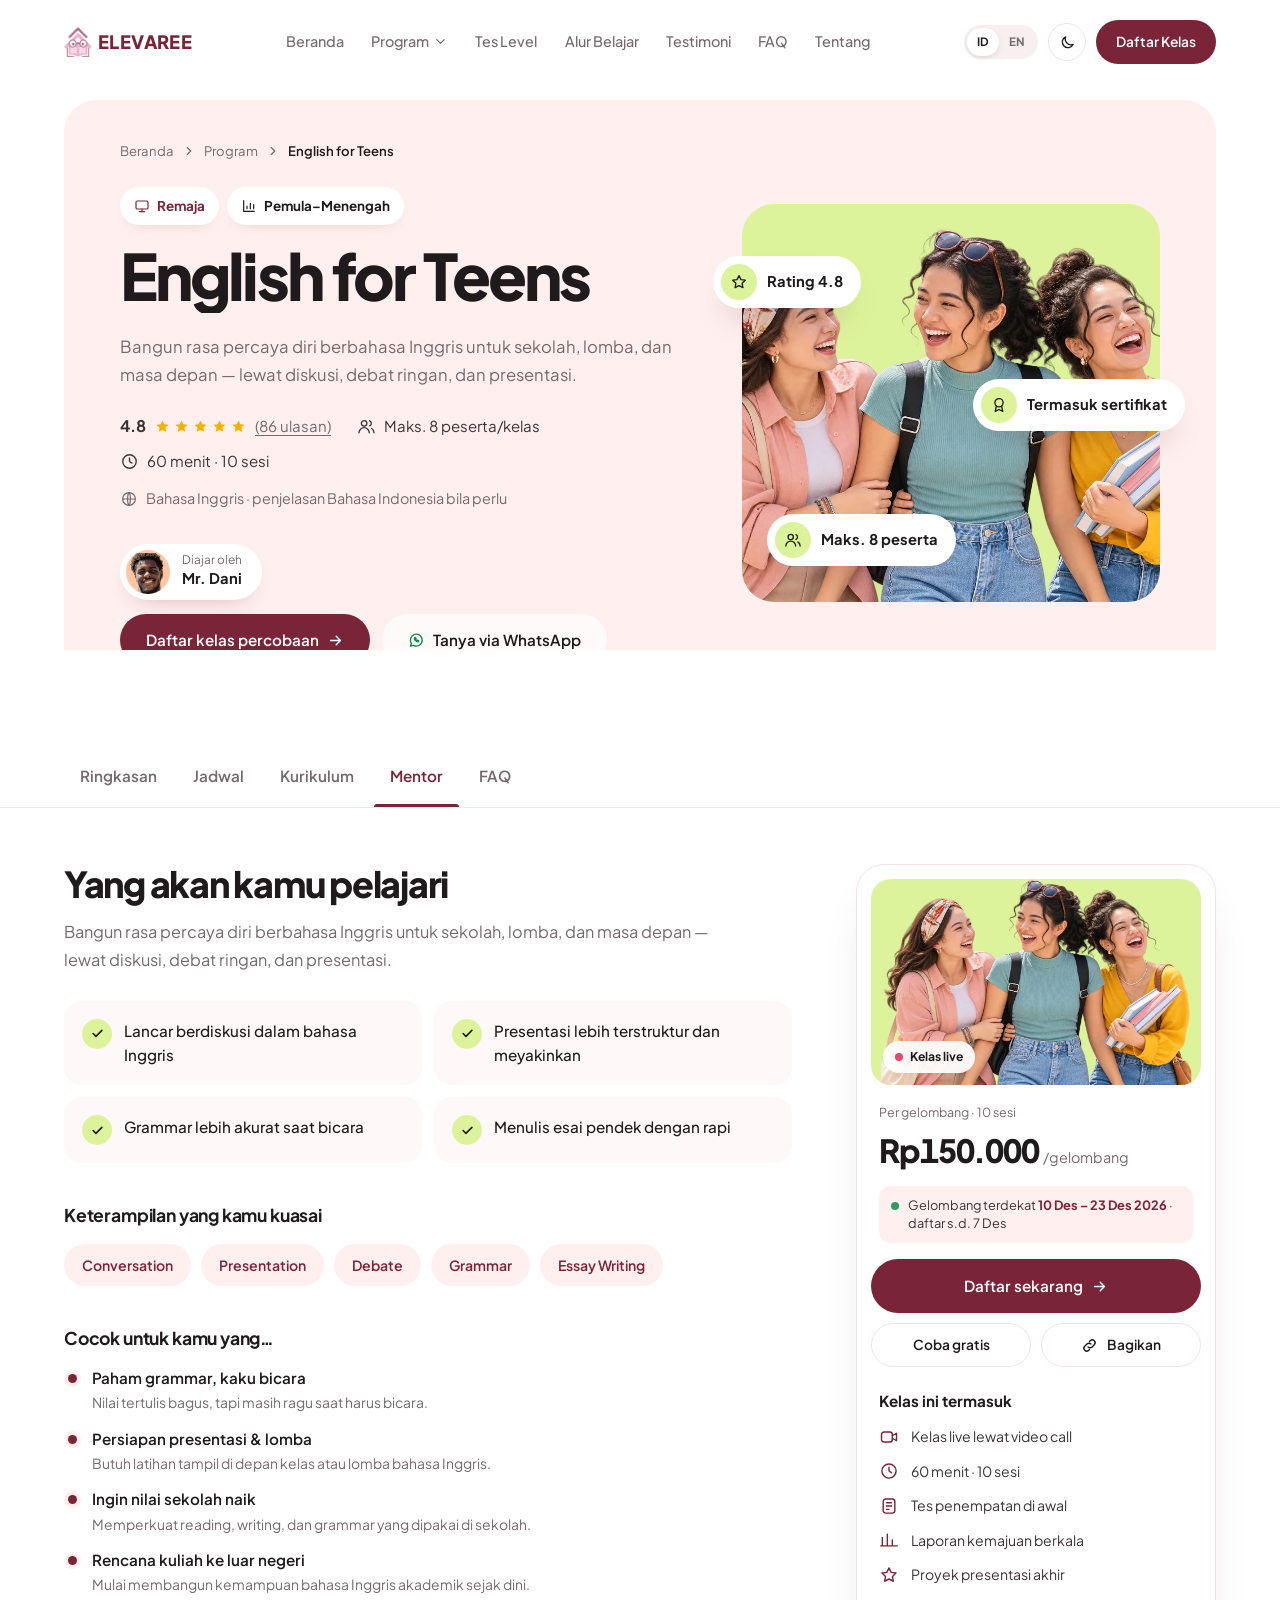
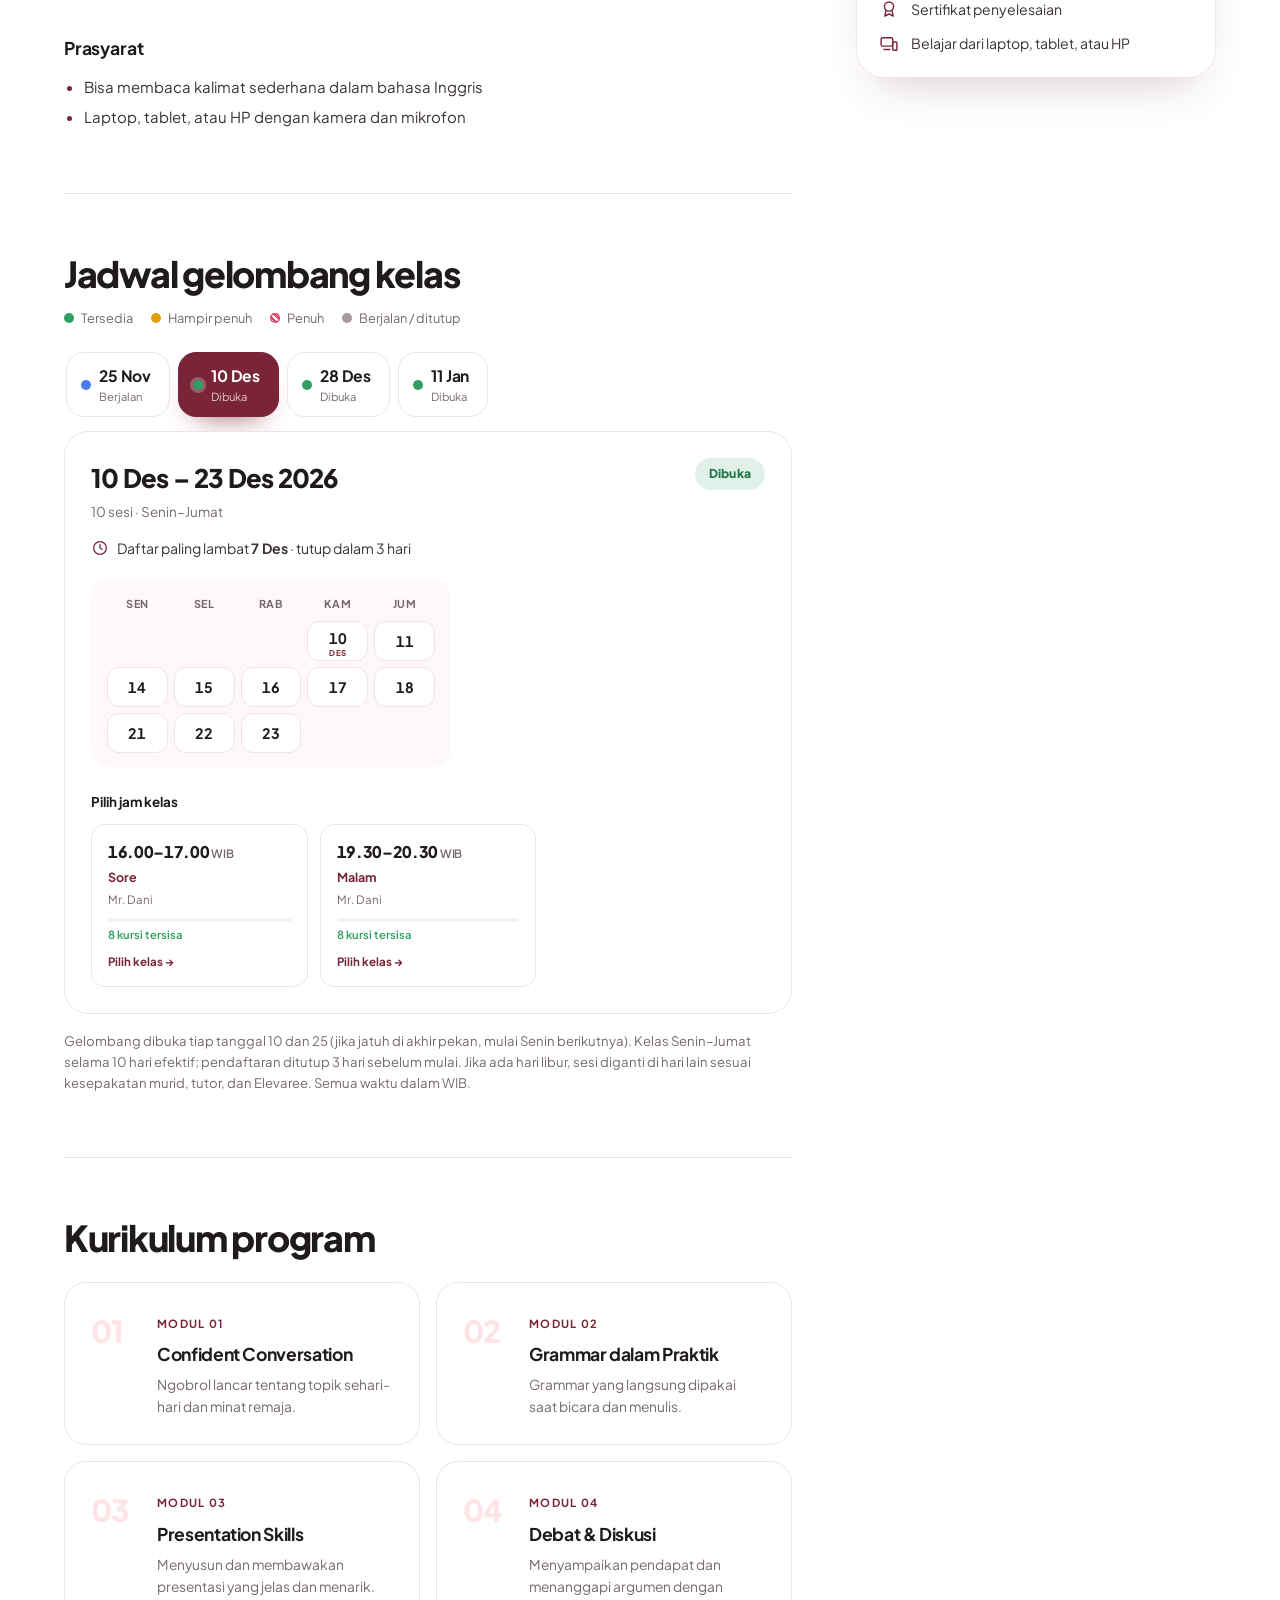
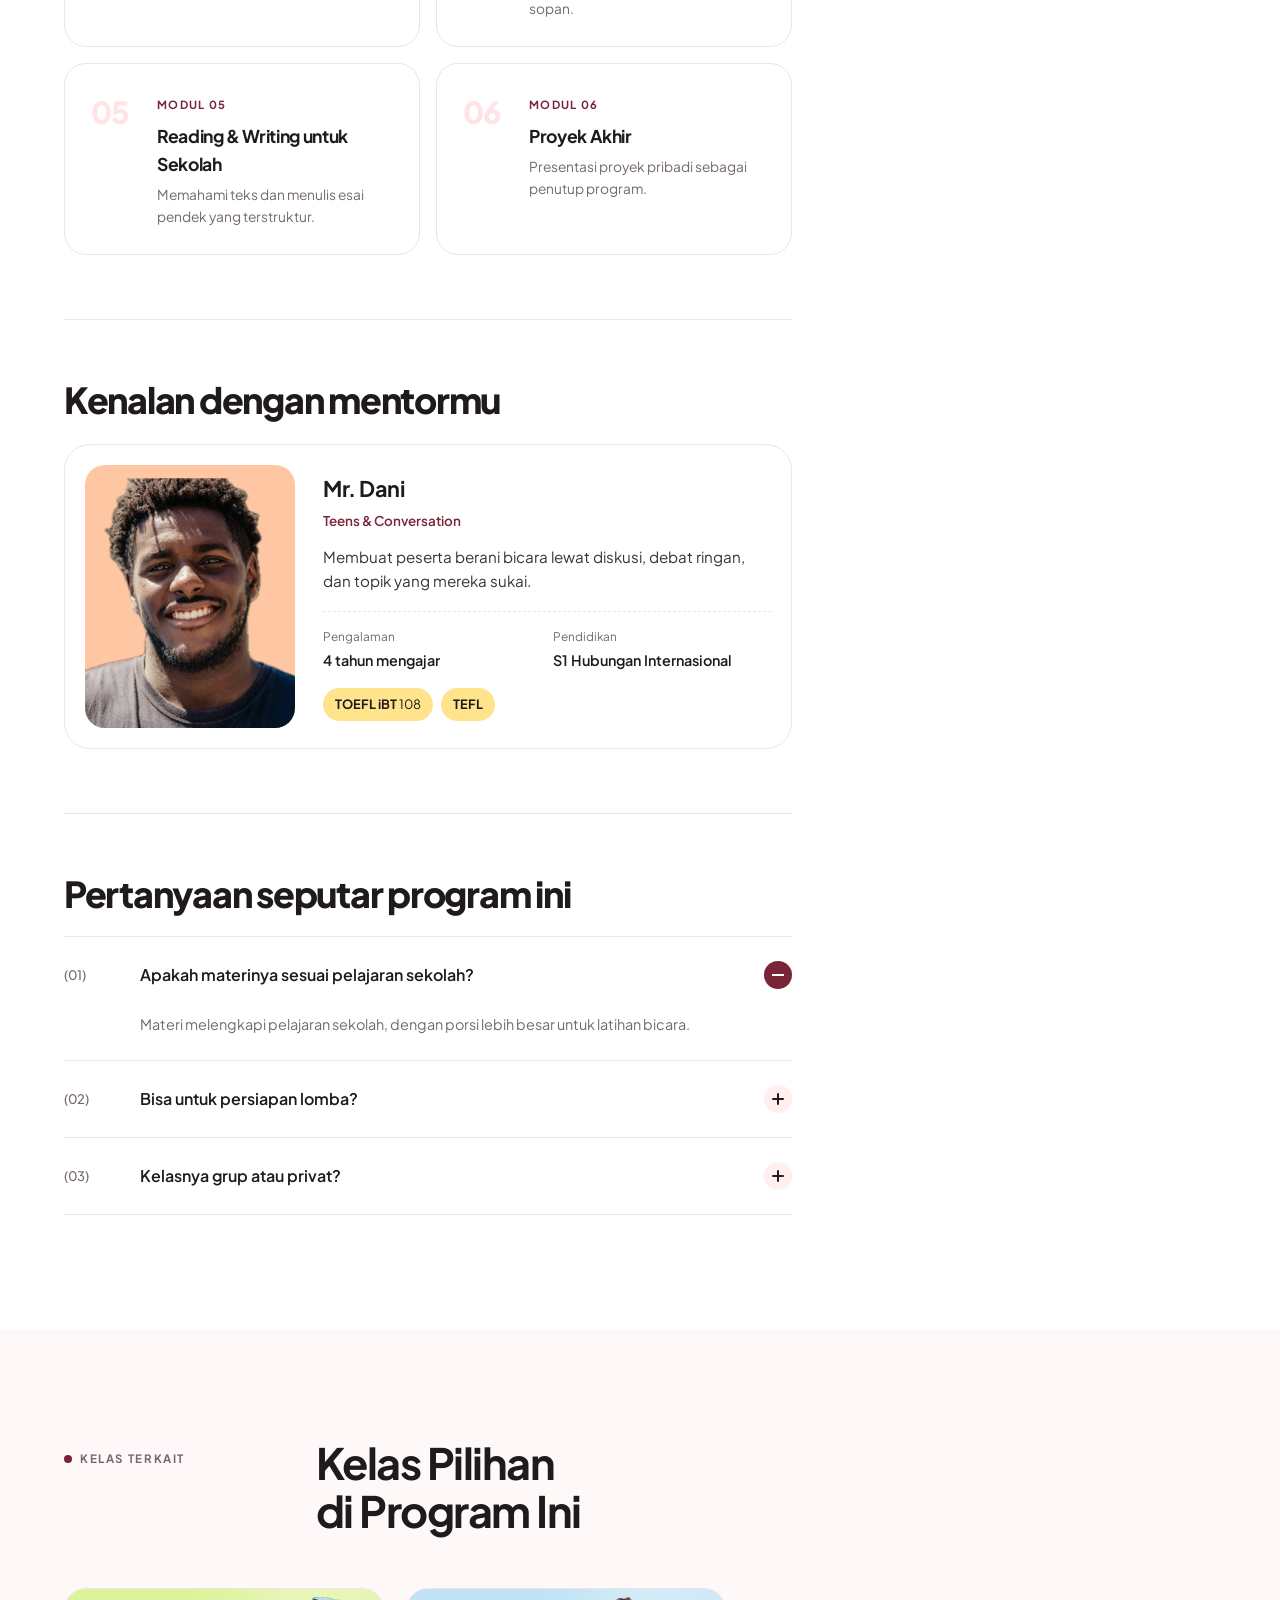
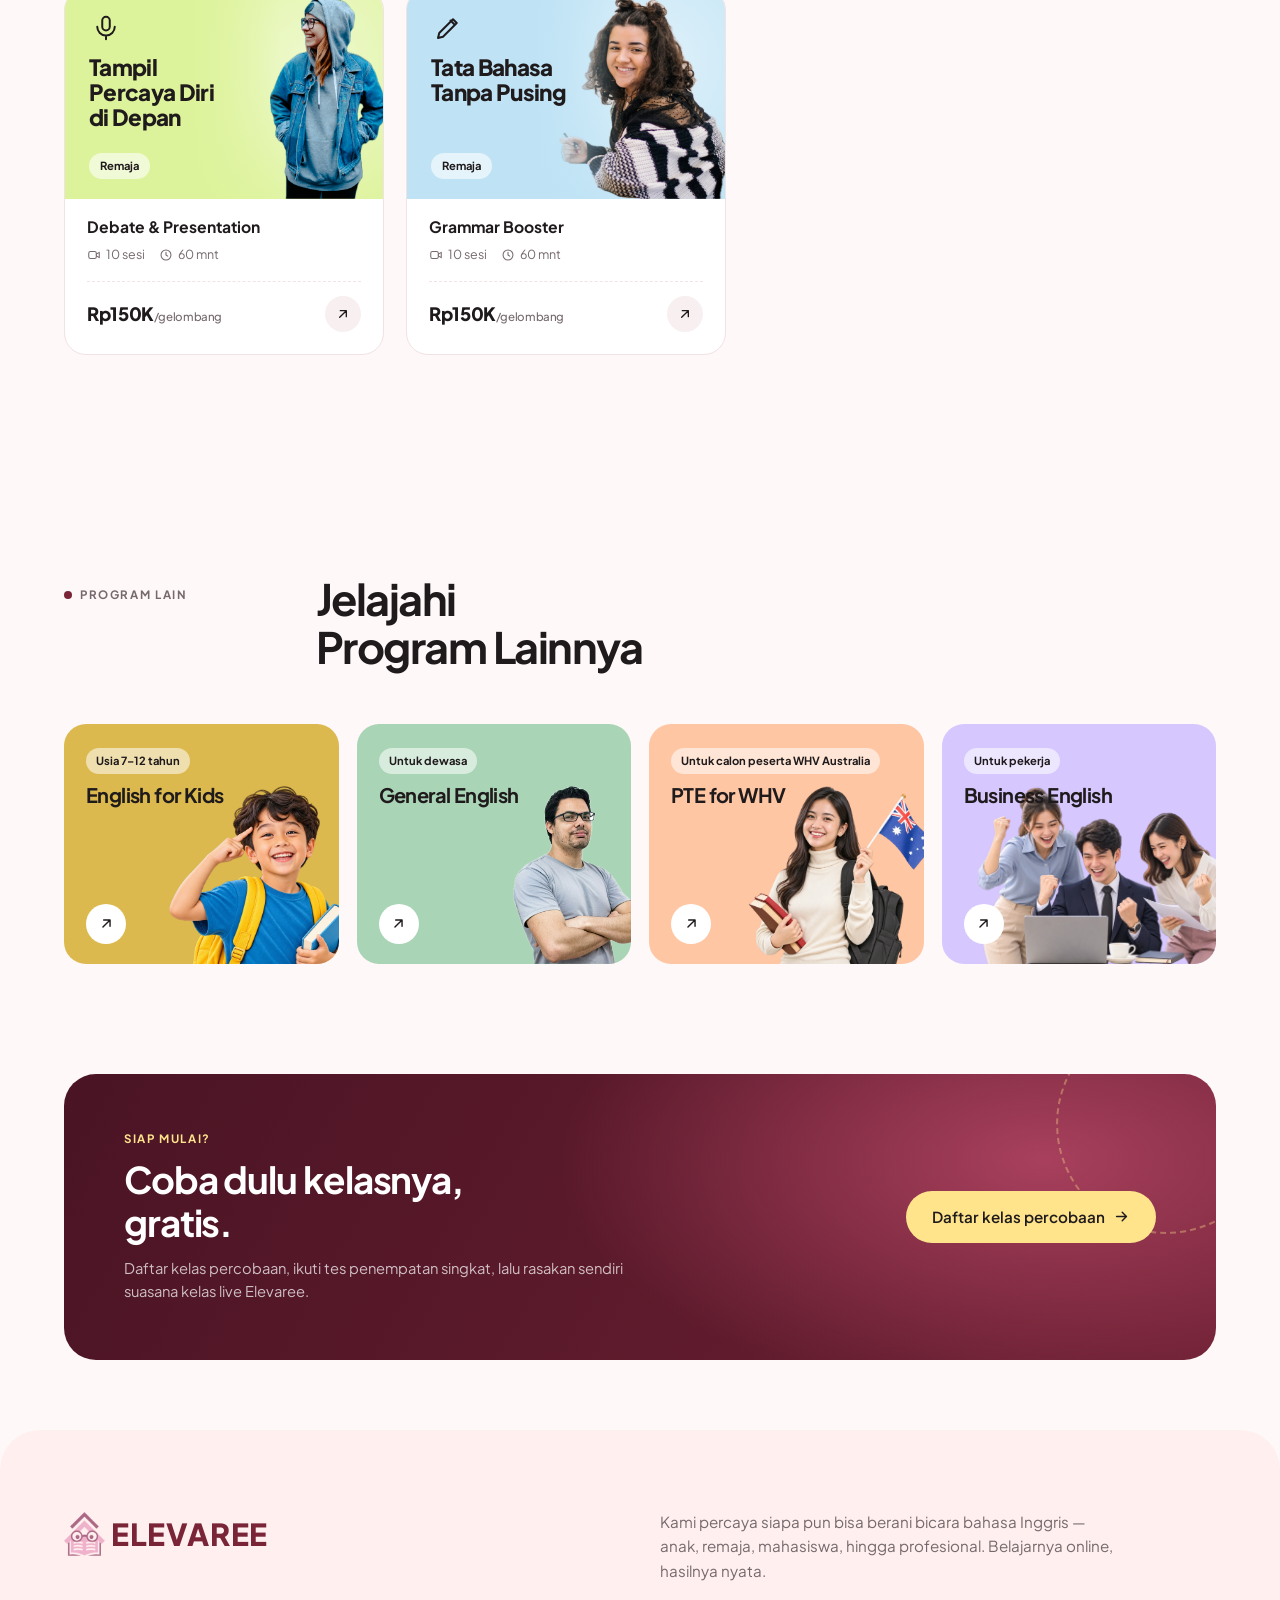
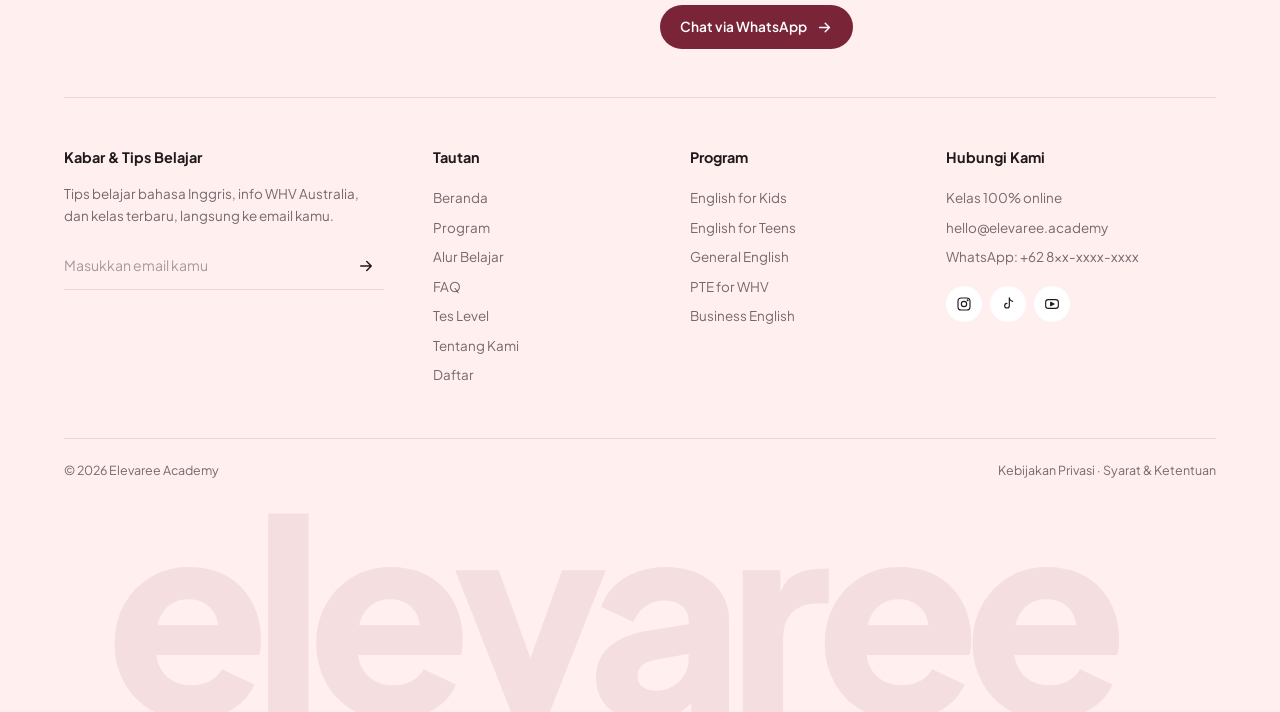
<file: english-for-teens.html>
<!doctype html>
<html lang="id" data-title-en="English for Teens — Elevaree Academy" data-desc-en="Build English confidence for school, competitions, and the future — through discussion, friendly debate, and presentations.">
<head>
  <meta charset="utf-8" />
  <meta name="viewport" content="width=device-width, initial-scale=1" />
  <title>English for Teens — Elevaree Academy</title>
  <meta name="description" content="Bangun rasa percaya diri berbahasa Inggris untuk sekolah, lomba, dan masa depan — lewat diskusi, debat ringan, dan presentasi." />
  <script>
    // pasang tema & bahasa sebelum halaman tampil, supaya tidak berkedip
    (function () {
      try {
        var t = localStorage.getItem('elv-theme');
        if (!t) t = matchMedia('(prefers-color-scheme: dark)').matches ? 'dark' : 'light';
        document.documentElement.setAttribute('data-theme', t);
        var l = localStorage.getItem('elv-lang');
        if (l === 'en') document.documentElement.lang = 'en';
      } catch (e) { document.documentElement.setAttribute('data-theme', 'light'); }
    })();
  </script>
  <link rel="icon" type="image/png" href="assets/img/favicon.png" />
  <link rel="apple-touch-icon" href="assets/img/apple-touch-icon.png" />
  <link rel="preconnect" href="https://fonts.googleapis.com" />
  <link rel="preconnect" href="https://fonts.gstatic.com" crossorigin />
  <link href="https://fonts.googleapis.com/css2?family=Plus+Jakarta+Sans:wght@400;500;600;700;800&display=swap" rel="stylesheet" />
  <link rel="stylesheet" href="css/style.css" />
</head>
<body class="page-program">
  <div class="scroll-progress" aria-hidden="true"></div>

  <!-- ================= NAV ================= -->
  <header class="nav">
    <div class="container nav__inner">
      <a href="index.html#beranda" class="logo" aria-label="Elevaree Academy">
        <img class="logo__mark" src="assets/img/logo.png" alt="" width="28" height="30" />
        <span>ELEVAREE</span>
      </a>

      <nav class="nav__links" aria-label="Navigasi utama">
        <a href="index.html#beranda" data-en="Home">Beranda</a>

        <div class="dd">
          <button class="dd__btn" aria-expanded="false" aria-haspopup="true">
            <span data-en="Programs">Program</span>
            <svg viewBox="0 0 24 24" aria-hidden="true"><path d="m6 9 6 6 6-6"/></svg>
          </button>
          <div class="dd__panel">
            <a href="english-for-kids.html" class="dd__item"><i class="dot bg-mustard"></i><span><b>English for Kids</b><small data-en="Ages 7–12, learn through play">Usia 7–12, belajar sambil bermain</small></span></a>
            <a href="english-for-teens.html" class="dd__item"><i class="dot bg-lime"></i><span><b>English for Teens</b><small data-en="Ages 13–17, discussion &amp; presentation">Usia 13–17, diskusi &amp; presentasi</small></span></a>
            <a href="general-english.html" class="dd__item"><i class="dot bg-sage"></i><span><b>General English</b><small data-en="Everyday conversation for adults">Percakapan sehari-hari untuk dewasa</small></span></a>
            <a href="pte-for-whv.html" class="dd__item"><i class="dot bg-peach"></i><span><b>PTE for WHV</b><small data-en="For Australia WHV applicants">Untuk calon peserta WHV Australia</small></span></a>
            <a href="business-english.html" class="dd__item"><i class="dot bg-lilac"></i><span><b>Business English</b><small data-en="Meetings, emails &amp; job interviews">Meeting, email &amp; interview kerja</small></span></a>
          </div>
        </div>

        <a href="tes-level.html" data-en="Level Test">Tes Level</a>
        <a href="index.html#alur" data-en="How It Works">Alur Belajar</a>
        <a href="index.html#testimoni" data-en="Stories">Testimoni</a>
        <a href="index.html#faq">FAQ</a>
        <a href="tentang.html" data-en="About">Tentang</a>
      </nav>

      <div class="nav__right">
        <div class="lang" role="group" aria-label="Bahasa / Language">
          <button class="lang__btn is-active" data-lang="id" aria-pressed="true">ID</button>
          <button class="lang__btn" data-lang="en" aria-pressed="false">EN</button>
        </div>
        <button class="theme-btn" aria-label="Ganti mode gelap/terang" data-en-label="Toggle dark/light mode">
          <svg class="i-moon" viewBox="0 0 24 24"><path d="M20 14.5A8 8 0 0 1 9.5 4a8 8 0 1 0 10.5 10.5z"/></svg>
          <svg class="i-sun" viewBox="0 0 24 24"><circle cx="12" cy="12" r="4"/><path d="M12 2v2M12 20v2M4.9 4.9l1.4 1.4M17.7 17.7l1.4 1.4M2 12h2M20 12h2M4.9 19.1l1.4-1.4M17.7 6.3l1.4-1.4"/></svg>
        </button>
        <a href="daftar.html" data-trial class="btn btn--maroon btn--sm nav__cta" data-en="Join a Class">Daftar Kelas</a>
        <button class="nav__toggle" aria-label="Buka menu" aria-expanded="false"><span></span><span></span></button>
      </div>
    </div>
  </header>

  <main class="pd">
    <!-- ================= BANNER PROGRAM ================= -->
    <section class="pd-hero">
      <div class="container">
        <div class="pdh">
          <div class="pdh__copy">
            <nav class="crumbs fade-in" style="--d:.05s" aria-label="Breadcrumb">
              <a href="index.html" data-en="Home">Beranda</a><span class="crumbs__sep" aria-hidden="true"><svg viewBox="0 0 24 24"><path d="m9 6 6 6-6 6"/></svg></span>
              <a href="index.html#program" data-en="Programs">Program</a><span class="crumbs__sep" aria-hidden="true"><svg viewBox="0 0 24 24"><path d="m9 6 6 6-6 6"/></svg></span>
              <b aria-current="page">English for Teens</b>
            </nav>
            <div class="pdh__tags fade-in" style="--d:.15s">
              <span class="pdh__tag pdh__tag--cat"><svg viewBox="0 0 24 24"><rect x="3" y="4.5" width="18" height="12" rx="2"/><path d="M8 20.5h8M12 16.5v4"/></svg><span data-en="Teens">Remaja</span></span>
              <span class="pdh__tag"><svg viewBox="0 0 24 24"><path d="M4 20V4M4 20h16M9 16v-4M14 16V8M19 16v-6"/></svg><span data-en="Beginner–Intermediate">Pemula–Menengah</span></span>
            </div>
            <h1 class="hero__title pdh__title"><span class="line"><span>English for Teens</span></span></h1>
            <p class="pdh__lead fade-in" style="--d:.5s" data-en="Build English confidence for school, competitions, and the future — through discussion, friendly debate, and presentations.">Bangun rasa percaya diri berbahasa Inggris untuk sekolah, lomba, dan masa depan — lewat diskusi, debat ringan, dan presentasi.</p>
            <ul class="pdh__meta fade-in" style="--d:.65s">
              <li class="pdh__rating"><b>4.8</b><span class="stars" aria-hidden="true"><svg viewBox="0 0 24 24"><path d="M12 3.5l2.6 5.3 5.8.8-4.2 4.1 1 5.8L12 16.8l-5.2 2.7 1-5.8-4.2-4.1 5.8-.8z"/></svg><svg viewBox="0 0 24 24"><path d="M12 3.5l2.6 5.3 5.8.8-4.2 4.1 1 5.8L12 16.8l-5.2 2.7 1-5.8-4.2-4.1 5.8-.8z"/></svg><svg viewBox="0 0 24 24"><path d="M12 3.5l2.6 5.3 5.8.8-4.2 4.1 1 5.8L12 16.8l-5.2 2.7 1-5.8-4.2-4.1 5.8-.8z"/></svg><svg viewBox="0 0 24 24"><path d="M12 3.5l2.6 5.3 5.8.8-4.2 4.1 1 5.8L12 16.8l-5.2 2.7 1-5.8-4.2-4.1 5.8-.8z"/></svg><svg viewBox="0 0 24 24"><path d="M12 3.5l2.6 5.3 5.8.8-4.2 4.1 1 5.8L12 16.8l-5.2 2.7 1-5.8-4.2-4.1 5.8-.8z"/></svg></span><u>(<span>86</span> <span data-en="reviews">ulasan</span>)</u></li>
              <li><svg viewBox="0 0 24 24"><circle cx="9" cy="8" r="3.5"/><path d="M2.5 20a6.5 6.5 0 0 1 13 0M16 4.8a3.5 3.5 0 0 1 0 6.4M18.5 14.5a6.5 6.5 0 0 1 3 5.5"/></svg><span><span data-en="Max.">Maks.</span> <span data-capacity="teens">6</span> <span data-en="learners/class">peserta/kelas</span></span></li>
              <li><svg viewBox="0 0 24 24"><circle cx="12" cy="12" r="8.5"/><path d="M12 7.5V12l3 2"/></svg><span data-en="60 min · 10 sessions">60 menit · 10 sesi</span></li>
            </ul>
            <p class="pdh__lang fade-in" style="--d:.75s"><svg viewBox="0 0 24 24"><circle cx="12" cy="12" r="8.5"/><path d="M3.5 12h17M12 3.5c2.5 2.8 2.5 14.2 0 17M12 3.5c-2.5 2.8-2.5 14.2 0 17"/></svg><span data-en="Taught in English · Indonesian support when needed">Bahasa Inggris · penjelasan Bahasa Indonesia bila perlu</span></p>
            <div class="pdh__foot fade-in" style="--d:.85s">
              <div class="pdh__author">
                <span class="pdh__avatar bg-peach"><img src="assets/img/guru-4.png" alt="" /></span>
                <span><small data-en="Taught by">Diajar oleh</small><b>Mr. Dani</b></span>
              </div>
              <a href="daftar.html?paket=trial&amp;program=teens" data-trial data-free data-program="teens" class="btn btn--maroon"><span data-en="Book a trial class">Daftar kelas percobaan</span><svg viewBox="0 0 24 24"><path d="M5 12h14M13 6l6 6-6 6"/></svg></a>
              <a href="#kontak" data-wa="teens" class="btn btn--light"><svg class="wa-ico" viewBox="0 0 24 24"><path d="M20 11.6a8.3 8.3 0 0 1-12.3 7.2L3.5 20l1.3-4A8.3 8.3 0 1 1 20 11.6z"/><path d="M9 8.3c-.3.9.1 2.4 1.5 3.8s2.9 1.9 3.8 1.6l.9-1.2-1.6-.9-.8.6a4.6 4.6 0 0 1-2.1-2.1l.6-.8-.9-1.6z"/></svg><span data-en="Ask on WhatsApp">Tanya via WhatsApp</span></a>
            </div>
          </div>
          <div class="pdh__media">
            <div class="pdh__photo bg-lime"><img src="assets/img/prog-teens.webp" alt="Tiga remaja perempuan tertawa bersama membawa buku" /></div>
            <span class="pdh__chip pdh__chip--a"><i><svg viewBox="0 0 24 24"><path d="M12 3.5l2.6 5.3 5.8.8-4.2 4.1 1 5.8L12 16.8l-5.2 2.7 1-5.8-4.2-4.1 5.8-.8z"/></svg></i><span>Rating 4.8</span></span>
            <span class="pdh__chip pdh__chip--b"><i><svg viewBox="0 0 24 24"><circle cx="12" cy="9" r="5.5"/><path d="m8.5 13.5-1.5 7 5-2.5 5 2.5-1.5-7"/></svg></i><span data-en="Certificate included">Termasuk sertifikat</span></span>
            <span class="pdh__chip pdh__chip--c"><i><svg viewBox="0 0 24 24"><circle cx="9" cy="8" r="3.5"/><path d="M2.5 20a6.5 6.5 0 0 1 13 0M16 4.8a3.5 3.5 0 0 1 0 6.4M18.5 14.5a6.5 6.5 0 0 1 3 5.5"/></svg></i><span><span data-en="Max.">Maks.</span> <span data-capacity="teens">6</span> <span data-en="learners">peserta</span></span></span>
          </div>
        </div>
      </div>
    </section>

    <!-- ================= TAB NAVIGASI ================= -->
    <nav class="pd-tabs" aria-label="Bagian halaman">
      <div class="container pd-tabs__inner">
        <a href="#ringkasan" class="is-active"><span data-en="Overview">Ringkasan</span></a>
        <a href="#jadwal"><span data-en="Schedule">Jadwal</span></a>
        <a href="#kurikulum"><span data-en="Curriculum">Kurikulum</span></a>
        <a href="#mentor"><span data-en="Mentor">Mentor</span></a>
        <a href="#faq">FAQ</a>
        <span class="pd-tabs__ink" aria-hidden="true"></span>
      </div>
    </nav>

    <div class="container pd-body">
      <div class="pd-main">
        <!-- RINGKASAN -->
        <section class="pd-sec" id="ringkasan">
          <h2 class="pd-h" data-reveal data-en="What you&#x27;ll learn">Yang akan kamu pelajari</h2>
          <p class="pd-lead" data-reveal data-en="Build English confidence for school, competitions, and the future — through discussion, friendly debate, and presentations.">Bangun rasa percaya diri berbahasa Inggris untuk sekolah, lomba, dan masa depan — lewat diskusi, debat ringan, dan presentasi.</p>
          <ul class="pd-checks"><li data-reveal style="--delay:0.00s"><span class="pd-check"><svg viewBox="0 0 24 24"><path d="m5 12 4.5 4.5L19 7"/></svg></span><span data-en="Discuss topics fluently in English">Lancar berdiskusi dalam bahasa Inggris</span></li><li data-reveal style="--delay:0.05s"><span class="pd-check"><svg viewBox="0 0 24 24"><path d="m5 12 4.5 4.5L19 7"/></svg></span><span data-en="Structured, convincing presentations">Presentasi lebih terstruktur dan meyakinkan</span></li><li data-reveal style="--delay:0.10s"><span class="pd-check"><svg viewBox="0 0 24 24"><path d="m5 12 4.5 4.5L19 7"/></svg></span><span data-en="More accurate grammar when speaking">Grammar lebih akurat saat bicara</span></li><li data-reveal style="--delay:0.15s"><span class="pd-check"><svg viewBox="0 0 24 24"><path d="m5 12 4.5 4.5L19 7"/></svg></span><span data-en="Write neat short essays">Menulis esai pendek dengan rapi</span></li></ul>
          <h3 class="pd-h3" data-reveal data-en="Skills you&#x27;ll gain">Keterampilan yang kamu kuasai</h3>
          <ul class="pd-skills" data-reveal><li style="--i:0">Conversation</li><li style="--i:1">Presentation</li><li style="--i:2">Debate</li><li style="--i:3">Grammar</li><li style="--i:4">Essay Writing</li></ul>
          <h3 class="pd-h3" data-reveal data-en="Right for you if…">Cocok untuk kamu yang…</h3>
          <ul class="pd-fitlist"><li data-reveal style="--delay:0.00s"><b data-en="Know grammar, stiff speaking">Paham grammar, kaku bicara</b><span data-en="Good written grades but still hesitant when speaking.">Nilai tertulis bagus, tapi masih ragu saat harus bicara.</span></li><li data-reveal style="--delay:0.05s"><b data-en="Presentations &amp; competitions">Persiapan presentasi &amp; lomba</b><span data-en="Need practice presenting in class or at English competitions.">Butuh latihan tampil di depan kelas atau lomba bahasa Inggris.</span></li><li data-reveal style="--delay:0.10s"><b data-en="Better school grades">Ingin nilai sekolah naik</b><span data-en="Strengthen the reading, writing, and grammar used at school.">Memperkuat reading, writing, dan grammar yang dipakai di sekolah.</span></li><li data-reveal style="--delay:0.15s"><b data-en="Planning to study abroad">Rencana kuliah ke luar negeri</b><span data-en="Start building academic English early.">Mulai membangun kemampuan bahasa Inggris akademik sejak dini.</span></li></ul>
          <h3 class="pd-h3" data-reveal data-en="Prerequisites">Prasyarat</h3>
          <ul class="pd-bullets" data-reveal><li><span data-en="Can read simple English sentences">Bisa membaca kalimat sederhana dalam bahasa Inggris</span></li><li><span data-en="A laptop, tablet, or phone with a camera and mic">Laptop, tablet, atau HP dengan kamera dan mikrofon</span></li></ul>
        </section>

        <!-- JADWAL -->
        <section class="pd-sec" id="jadwal">
          <div class="pd-sec__head">
            <h2 class="pd-h" data-reveal data-en="Class batch schedule">Jadwal gelombang kelas</h2>
            <ul class="sched-legend" data-reveal>
              <li><i class="dot-ok"></i><span data-en="Available">Tersedia</span></li>
              <li><i class="dot-low"></i><span data-en="Almost full">Hampir penuh</span></li>
              <li><i class="dot-full"></i><span data-en="Full">Penuh</span></li>
              <li><i class="dot-off"></i><span data-en="Running / closed">Berjalan / ditutup</span></li>
            </ul>
          </div>
          <div class="sched bt" data-schedule="teens" data-reveal></div>
        </section>

        <!-- KURIKULUM -->
        <section class="pd-sec" id="kurikulum">
          <h2 class="pd-h" data-reveal data-en="Programme curriculum">Kurikulum program</h2>
          <div class="pd-mods"><article class="pd-mod" data-reveal style="--delay:0.00s"><span class="pd-mod__label"><span data-en="Module">Modul</span> 01</span><h3 data-en="Confident Conversation">Confident Conversation</h3><p data-en="Chatting fluently about everyday topics and teen interests.">Ngobrol lancar tentang topik sehari-hari dan minat remaja.</p></article><article class="pd-mod" data-reveal style="--delay:0.08s"><span class="pd-mod__label"><span data-en="Module">Modul</span> 02</span><h3 data-en="Grammar in Use">Grammar dalam Praktik</h3><p data-en="Grammar you use straight away when speaking and writing.">Grammar yang langsung dipakai saat bicara dan menulis.</p></article><article class="pd-mod" data-reveal style="--delay:0.00s"><span class="pd-mod__label"><span data-en="Module">Modul</span> 03</span><h3 data-en="Presentation Skills">Presentation Skills</h3><p data-en="Structuring and delivering clear, engaging presentations.">Menyusun dan membawakan presentasi yang jelas dan menarik.</p></article><article class="pd-mod" data-reveal style="--delay:0.08s"><span class="pd-mod__label"><span data-en="Module">Modul</span> 04</span><h3 data-en="Debate &amp; Discussion">Debat &amp; Diskusi</h3><p data-en="Sharing opinions and responding to arguments politely.">Menyampaikan pendapat dan menanggapi argumen dengan sopan.</p></article><article class="pd-mod" data-reveal style="--delay:0.00s"><span class="pd-mod__label"><span data-en="Module">Modul</span> 05</span><h3 data-en="Reading &amp; Writing for School">Reading &amp; Writing untuk Sekolah</h3><p data-en="Understanding texts and writing short, structured essays.">Memahami teks dan menulis esai pendek yang terstruktur.</p></article><article class="pd-mod" data-reveal style="--delay:0.08s"><span class="pd-mod__label"><span data-en="Module">Modul</span> 06</span><h3 data-en="Final Project">Proyek Akhir</h3><p data-en="A personal project presentation to wrap up the programme.">Presentasi proyek pribadi sebagai penutup program.</p></article></div>
        </section>

        <!-- MENTOR -->
        <section class="pd-sec" id="mentor">
          <h2 class="pd-h" data-reveal data-en="Meet your mentor">Kenalan dengan mentormu</h2>
          <article class="mentor" data-reveal>
            <div class="mentor__photo bg-peach"><img src="assets/img/guru-4.png" alt="Foto Mr. Dani" loading="lazy" /></div>
            <div class="mentor__body">
              <b class="mentor__name">Mr. Dani</b><span class="mentor__role">Teens &amp; Conversation</span>
              <p class="mentor__bio" data-en="Gets learners talking through discussion, friendly debate, and topics they love.">Membuat peserta berani bicara lewat diskusi, debat ringan, dan topik yang mereka sukai.</p>
              <dl class="mentor__facts"><div><dt data-en="Experience">Pengalaman</dt><dd data-en="4 years teaching">4 tahun mengajar</dd></div><div><dt data-en="Education">Pendidikan</dt><dd data-en="B.A. International Relations">S1 Hubungan Internasional</dd></div></dl>
              <ul class="mentor__certs"><li><b>TOEFL iBT</b> 108</li><li><b>TEFL</b></li></ul>
            </div>
          </article>
        </section>

        <!-- FAQ -->
        <section class="pd-sec" id="faq">
          <h2 class="pd-h" data-reveal data-en="Questions about this programme">Pertanyaan seputar program ini</h2>
          <div class="faq"><div class="faq__item is-open" data-reveal style="--delay:0.00s"><button class="faq__q" aria-expanded="true"><span class="faq__n">(01)</span><span data-en="Does it follow the school curriculum?">Apakah materinya sesuai pelajaran sekolah?</span><i class="faq__icon"></i></button><div class="faq__a"><div><p data-en="It complements school lessons, with more time for speaking practice.">Materi melengkapi pelajaran sekolah, dengan porsi lebih besar untuk latihan bicara.</p></div></div></div><div class="faq__item" data-reveal style="--delay:0.04s"><button class="faq__q" aria-expanded="false"><span class="faq__n">(02)</span><span data-en="Can it help with competitions?">Bisa untuk persiapan lomba?</span><i class="faq__icon"></i></button><div class="faq__a"><div><p data-en="Yes. Mention it when you register so the teacher can tailor the practice.">Bisa. Sampaikan saat pendaftaran supaya guru menyesuaikan latihannya.</p></div></div></div><div class="faq__item" data-reveal style="--delay:0.08s"><button class="faq__q" aria-expanded="false"><span class="faq__n">(03)</span><span data-en="Group or private classes?">Kelasnya grup atau privat?</span><i class="faq__icon"></i></button><div class="faq__a"><div><p data-en="Contact us for the class formats currently available.">Hubungi kami untuk pilihan format kelas yang tersedia saat ini.</p></div></div></div></div>
        </section>
      </div>

      <!-- KARTU PENDAFTARAN (menempel) -->
      <aside class="buy" aria-label="Pendaftaran English for Teens">
        <div class="buy__media bg-lime">
          <img src="assets/img/prog-teens.webp" alt="" />
          <span class="buy__live"><i></i><span data-en="Live class">Kelas live</span></span>
        </div>
        <div class="buy__price" data-price="teens"></div>
        <a href="daftar.html?program=teens" class="btn btn--maroon buy__main"><span data-en="Register now">Daftar sekarang</span><svg viewBox="0 0 24 24"><path d="M5 12h14M13 6l6 6-6 6"/></svg></a>
        <div class="buy__row">
          <a href="daftar.html?paket=trial&amp;program=teens" data-trial data-free data-program="teens" class="btn btn--outline btn--sm"><span data-en="Try free">Coba gratis</span></a>
          <button type="button" class="btn btn--outline btn--sm js-share"><svg viewBox="0 0 24 24"><path d="M10 14a4 4 0 0 0 5.7 0l3-3a4 4 0 0 0-5.7-5.7l-1 1M14 10a4 4 0 0 0-5.7 0l-3 3a4 4 0 0 0 5.7 5.7l1-1"/></svg><span data-en="Share">Bagikan</span></button>
        </div>
        <p class="buy__title" data-en="This class includes">Kelas ini termasuk</p>
        <ul class="buy__list"><li style="--i:0"><svg viewBox="0 0 24 24"><rect x="3" y="6" width="13" height="12" rx="3"/><path d="m16 10.5 5-3v9l-5-3"/></svg><span data-en="Live classes via video call">Kelas live lewat video call</span></li><li style="--i:1"><svg viewBox="0 0 24 24"><circle cx="12" cy="12" r="8.5"/><path d="M12 7.5V12l3 2"/></svg><span data-en="60 min · 10 sessions">60 menit · 10 sesi</span></li><li style="--i:2"><svg viewBox="0 0 24 24"><rect x="5" y="3.5" width="14" height="17" rx="3"/><path d="M9 8h6M9 12h6M9 16h3"/></svg><span data-en="Placement test to start">Tes penempatan di awal</span></li><li style="--i:3"><svg viewBox="0 0 24 24"><path d="M4 19V9M10 19V5M16 19v-7M22 19H2"/></svg><span data-en="Regular progress reports">Laporan kemajuan berkala</span></li><li style="--i:4"><svg viewBox="0 0 24 24"><path d="M12 3.5l2.6 5.3 5.8.8-4.2 4.1 1 5.8L12 16.8l-5.2 2.7 1-5.8-4.2-4.1 5.8-.8z"/></svg><span data-en="A final presentation project">Proyek presentasi akhir</span></li><li style="--i:5"><svg viewBox="0 0 24 24"><circle cx="12" cy="9" r="5.5"/><path d="m8.5 13.5-1.5 7 5-2.5 5 2.5-1.5-7"/></svg><span data-en="Certificate of completion">Sertifikat penyelesaian</span></li><li style="--i:6"><svg viewBox="0 0 24 24"><rect x="2.5" y="4.5" width="14" height="10" rx="2"/><path d="M6 18.5h7M17.5 9.5h3a1 1 0 0 1 1 1v8a1 1 0 0 1-1 1h-3a1 1 0 0 1-1-1v-8a1 1 0 0 1 1-1z"/></svg><span data-en="Learn on laptop, tablet, or phone">Belajar dari laptop, tablet, atau HP</span></li></ul>
      </aside>
    </div>

    <!-- ================= KELAS TERKAIT ================= -->
    <section class="section section--soft">
      <div class="container">
        <div class="head-split">
          <p class="eyebrow" data-reveal data-en="Related classes">Kelas terkait</p>
          <h2 class="h2" data-reveal style="--delay:.06s" data-en="Featured Classes<br/>in This Programme">Kelas Pilihan<br/>di Program Ini</h2>
        </div>
        <div class="pd-related" data-related="teens" data-reveal></div>
      </div>
    </section>

    <!-- ================= PROGRAM LAIN ================= -->
    <section class="section section--soft">
      <div class="container">
        <div class="head-split">
          <p class="eyebrow" data-reveal data-en="Other programmes">Program lain</p>
          <h2 class="h2" data-reveal style="--delay:.06s" data-en="Explore Other<br/>Programmes">Jelajahi<br/>Program Lainnya</h2>
        </div>
        <div class="pd-others"><a href="english-for-kids.html" class="pd-other bg-mustard" data-reveal style="--delay:0.00s"><span class="pd-other__tag" data-en="Ages 7–12">Usia 7–12 tahun</span><b>English for Kids</b><img src="assets/img/prog-kids.webp" alt="" loading="lazy" /><span class="pd-other__go"><svg viewBox="0 0 24 24"><path d="M7 17 17 7M8 7h9v9"/></svg></span></a><a href="general-english.html" class="pd-other bg-sage" data-reveal style="--delay:0.06s"><span class="pd-other__tag" data-en="For adults">Untuk dewasa</span><b>General English</b><img src="assets/img/adult-man.png" alt="" loading="lazy" /><span class="pd-other__go"><svg viewBox="0 0 24 24"><path d="M7 17 17 7M8 7h9v9"/></svg></span></a><a href="pte-for-whv.html" class="pd-other bg-peach" data-reveal style="--delay:0.12s"><span class="pd-other__tag" data-en="For Australia WHV applicants">Untuk calon peserta WHV Australia</span><b>PTE for WHV</b><img src="assets/img/prog-whv.webp" alt="" loading="lazy" /><span class="pd-other__go"><svg viewBox="0 0 24 24"><path d="M7 17 17 7M8 7h9v9"/></svg></span></a><a href="business-english.html" class="pd-other bg-lilac" data-reveal style="--delay:0.18s"><span class="pd-other__tag" data-en="For professionals">Untuk pekerja</span><b>Business English</b><img src="assets/img/prog-business.webp" alt="" loading="lazy" /><span class="pd-other__go"><svg viewBox="0 0 24 24"><path d="M7 17 17 7M8 7h9v9"/></svg></span></a></div>
      </div>
    </section>

    <!-- ================= CTA ================= -->
    <section class="cta-wrap">
      <div class="container">
        <div class="cta" data-reveal>
          <div>
            <p class="cta__eyebrow" data-en="Ready to start?">Siap mulai?</p>
            <h2 class="cta__title" data-en="Try a class first —<br/>it's free.">Coba dulu kelasnya,<br/>gratis.</h2>
            <p class="cta__text" data-en="Book a trial class, take a short placement test, and experience an Elevaree live class for yourself.">Daftar kelas percobaan, ikuti tes penempatan singkat, lalu rasakan sendiri suasana kelas live Elevaree.</p>
          </div>
          <a href="daftar.html?paket=trial&amp;program=teens" data-trial data-free data-program="teens" class="btn btn--butter"><span data-en="Book a trial class">Daftar kelas percobaan</span><svg viewBox="0 0 24 24"><path d="M5 12h14M13 6l6 6-6 6"/></svg></a>
        </div>
      </div>
    </section>
  </main>

  <!-- ================= FOOTER ================= -->
  <footer class="footer" id="kontak">
    <div class="container">
      <div class="footer__top" data-reveal>
        <a href="index.html#beranda" class="logo logo--lg" aria-label="Elevaree Academy">
          <img class="logo__mark" src="assets/img/logo.png" alt="" width="28" height="30" />
          <span>ELEVAREE</span>
        </a>
        <div class="footer__pitch">
          <p data-en="We believe anyone can speak English with confidence — kids, teens, students, and professionals. Learning is online, results are real.">Kami percaya siapa pun bisa berani bicara bahasa Inggris — anak, remaja, mahasiswa, hingga profesional. Belajarnya online, hasilnya nyata.</p>
          <a href="#kontak" data-wa="other" class="btn btn--maroon btn--sm"><span data-en="Chat on WhatsApp">Chat via WhatsApp</span>
            <svg viewBox="0 0 24 24"><path d="M5 12h14M13 6l6 6-6 6"/></svg>
          </a>
        </div>
      </div>

      <div class="footer__grid">
        <div class="footer__news" data-reveal>
          <b data-en="News &amp; Learning Tips">Kabar &amp; Tips Belajar</b>
          <p data-en="English learning tips, Australia WHV info, and new classes — straight to your inbox.">Tips belajar bahasa Inggris, info WHV Australia, dan kelas terbaru, langsung ke email kamu.</p>
          <form class="newsletter" novalidate>
            <input type="email" placeholder="Masukkan email kamu" data-en-ph="Enter your email" aria-label="Email" required />
            <button type="submit" aria-label="Kirim"><svg viewBox="0 0 24 24"><path d="M5 12h14M13 6l6 6-6 6"/></svg></button>
          </form>
          <p class="newsletter__msg" role="status" aria-live="polite"></p>
        </div>
        <div data-reveal style="--delay:.06s">
          <b data-en="Links">Tautan</b>
          <a href="index.html#beranda" data-en="Home">Beranda</a><a href="index.html#program" data-en="Programs">Program</a><a href="index.html#alur" data-en="How It Works">Alur Belajar</a><a href="index.html#faq">FAQ</a><a href="tes-level.html" data-en="Level Test">Tes Level</a><a href="tentang.html" data-en="About Us">Tentang Kami</a><a href="daftar.html" data-en="Register">Daftar</a>
        </div>
        <div data-reveal style="--delay:.12s">
          <b data-en="Programs">Program</b>
          <a href="english-for-kids.html">English for Kids</a><a href="english-for-teens.html">English for Teens</a><a href="general-english.html">General English</a><a href="pte-for-whv.html">PTE for WHV</a><a href="business-english.html">Business English</a>
        </div>
        <div data-reveal style="--delay:.18s">
          <b data-en="Contact Us">Hubungi Kami</b>
          <a href="#" data-en="100% online classes">Kelas 100% online</a>
          <a href="#">hello@elevaree.academy</a>
          <a href="#kontak" data-wa="other">WhatsApp: +62 8xx-xxxx-xxxx</a>
          <div class="socials">
            <a href="#" aria-label="Instagram"><svg viewBox="0 0 24 24"><rect x="3" y="3" width="18" height="18" rx="5"/><circle cx="12" cy="12" r="4"/><circle cx="17.5" cy="6.5" r=".6" fill="currentColor"/></svg></a>
            <a href="#" aria-label="TikTok"><svg viewBox="0 0 24 24"><path d="M14 3v11.5a3.5 3.5 0 1 1-3.5-3.5"/><path d="M14 3c.5 2.8 2.4 4.6 5 5"/></svg></a>
            <a href="#" aria-label="YouTube"><svg viewBox="0 0 24 24"><rect x="2.5" y="5.5" width="19" height="13" rx="4"/><path d="m10 9.5 5 2.5-5 2.5z" fill="currentColor"/></svg></a>
          </div>
        </div>
      </div>

      <div class="footer__bottom">
        <span>© <span id="year">2026</span> Elevaree Academy</span>
        <span><a href="kebijakan-privasi.html" data-en="Privacy Policy">Kebijakan Privasi</a> · <a href="syarat-ketentuan.html" data-en="Terms &amp; Conditions">Syarat &amp; Ketentuan</a></span>
      </div>
    </div>
    <div class="footer__word" aria-hidden="true">elevaree</div>
  </footer>

  <!-- ================= TOMBOL WHATSAPP MELAYANG ================= -->
  <div class="wa-float">
    <div class="wa-pop" id="wa-pop" role="dialog" aria-label="Chat WhatsApp" aria-hidden="true">
      <div class="wa-pop__head">
        <span class="wa-pop__avatar">
          <img src="assets/img/logo.png" alt="" />
        </span>
        <div><b>Elevaree Academy</b><small data-en="Ask us anything">Tanya apa saja ke tim kami</small></div>
        <button type="button" class="wa-pop__close" aria-label="Tutup" data-en-label="Close"><svg viewBox="0 0 24 24"><path d="M6 6l12 12M18 6 6 18"/></svg></button>
      </div>
      <div class="wa-pop__body">
        <p class="wa-bubble" data-en="Hi! 👋 What would you like to ask about?">Halo! 👋 Mau tanya tentang apa?</p>
        <div class="wa-quick">
          <button type="button" data-wa="kids" data-en="Classes for kids">Kelas untuk anak</button>
          <button type="button" data-wa="teens" data-en="Classes for teens">Kelas untuk remaja</button>
          <button type="button" data-wa="pte" data-en="PTE for Australia WHV">PTE untuk WHV Australia</button>
          <button type="button" data-wa="business">Business English</button>
          <button type="button" data-wa="price" data-en="Prices &amp; promos">Harga &amp; promo</button>
          <button type="button" data-wa="other" data-en="Something else">Pertanyaan lain</button>
        </div>
      </div>
    </div>
    <button type="button" class="wa-btn" aria-expanded="false" aria-controls="wa-pop" aria-label="Chat lewat WhatsApp" data-en-label="Chat on WhatsApp">
      <svg class="wa-ico" viewBox="0 0 24 24"><path d="M20 11.6a8.3 8.3 0 0 1-12.3 7.2L3.5 20l1.3-4A8.3 8.3 0 1 1 20 11.6z"/><path d="M9 8.3c-.3.9.1 2.4 1.5 3.8s2.9 1.9 3.8 1.6l.9-1.2-1.6-.9-.8.6a4.6 4.6 0 0 1-2.1-2.1l.6-.8-.9-1.6z"/></svg>
      <span class="wa-btn__label" data-en="Ask on WhatsApp">Tanya via WhatsApp</span>
    </button>
  </div>

  <script src="js/config.js"></script>
  <script src="js/content.js"></script>
  <script src="js/batches.js"></script>
  <script src="js/main.js"></script>
</body>
</html>
</file>
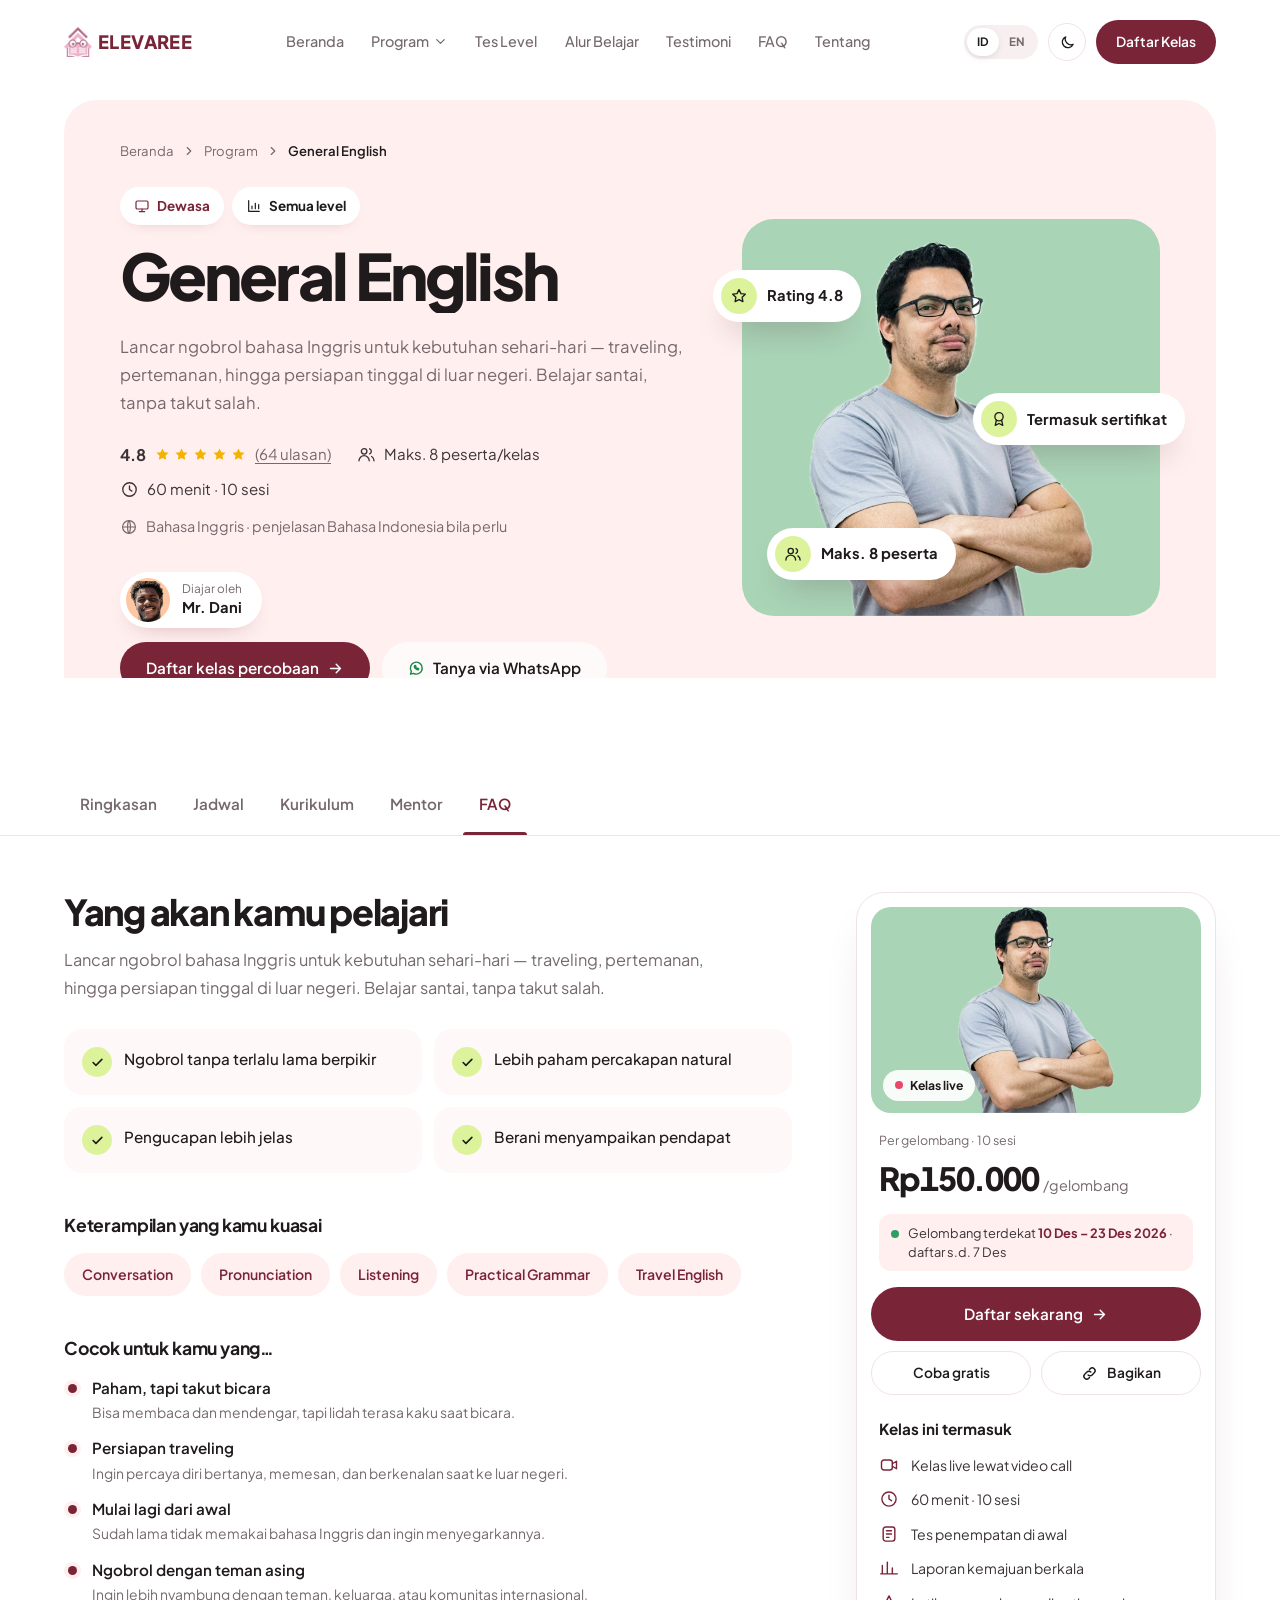
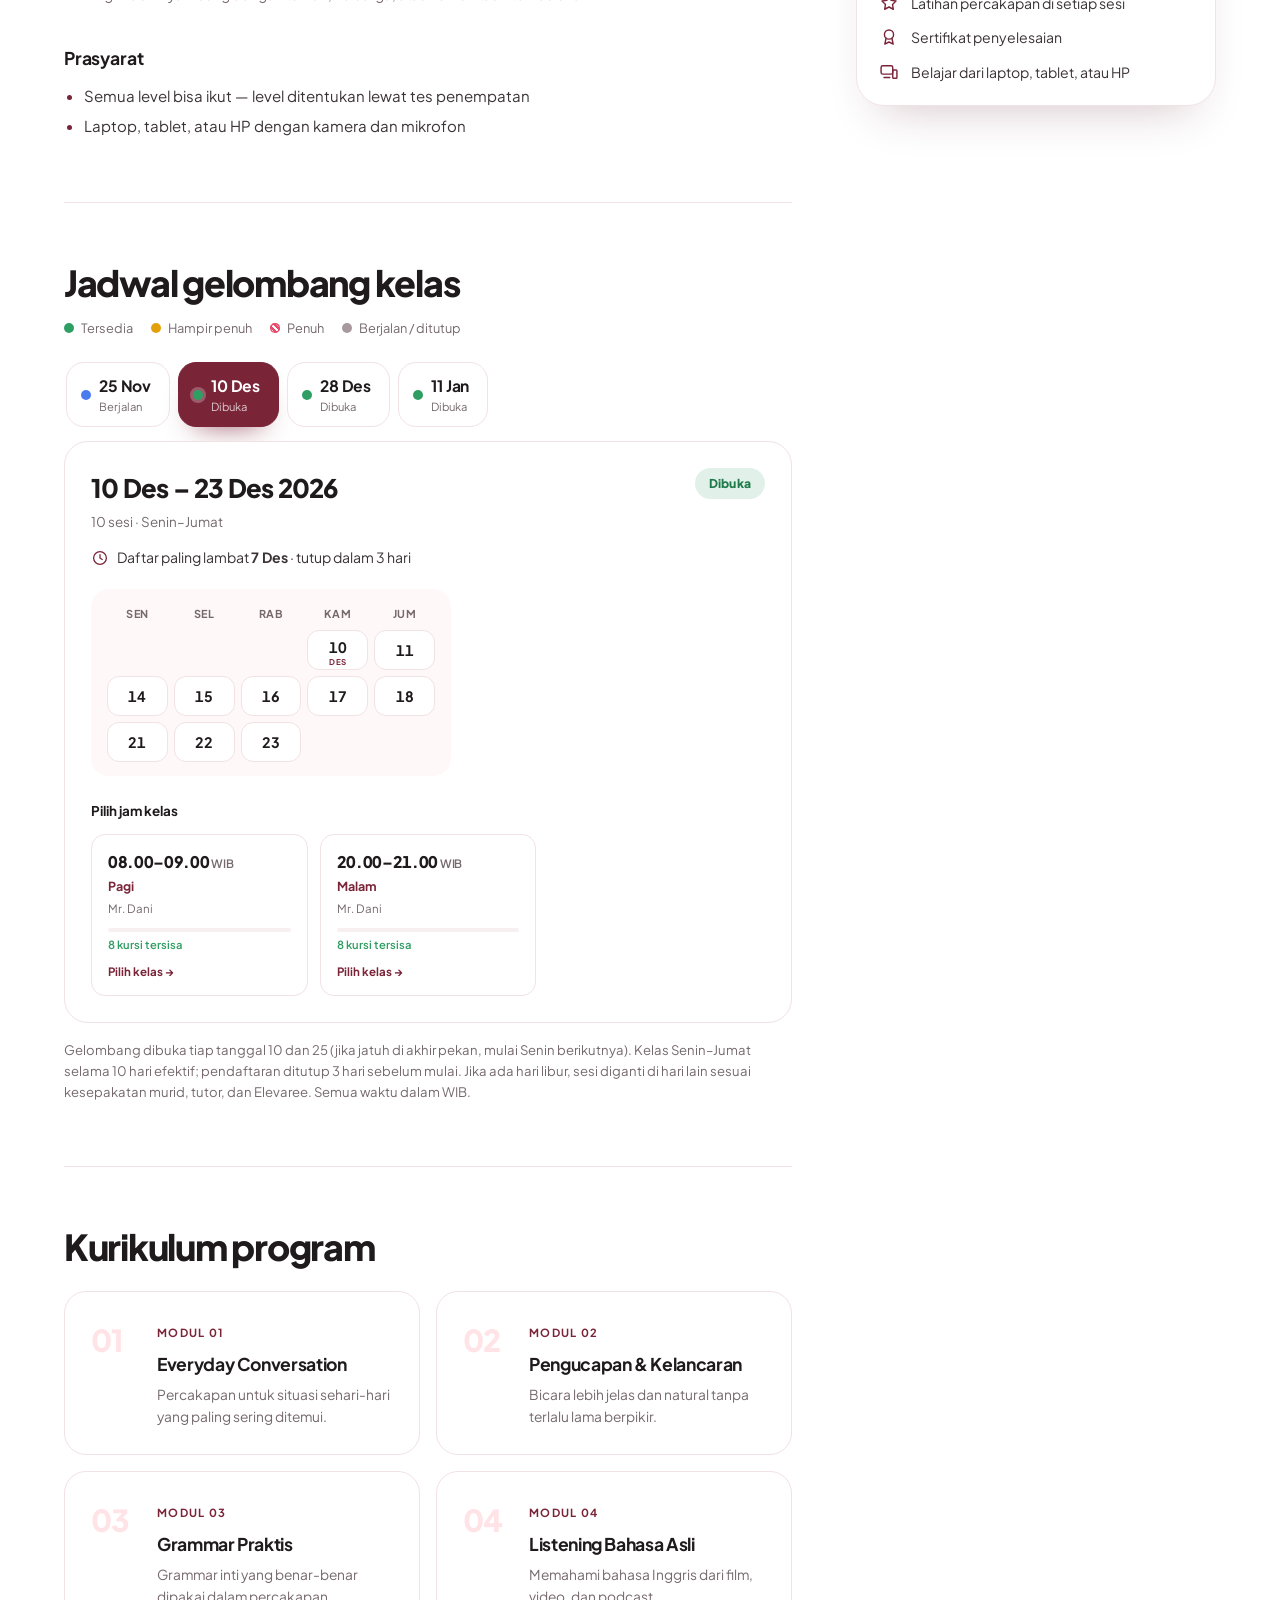
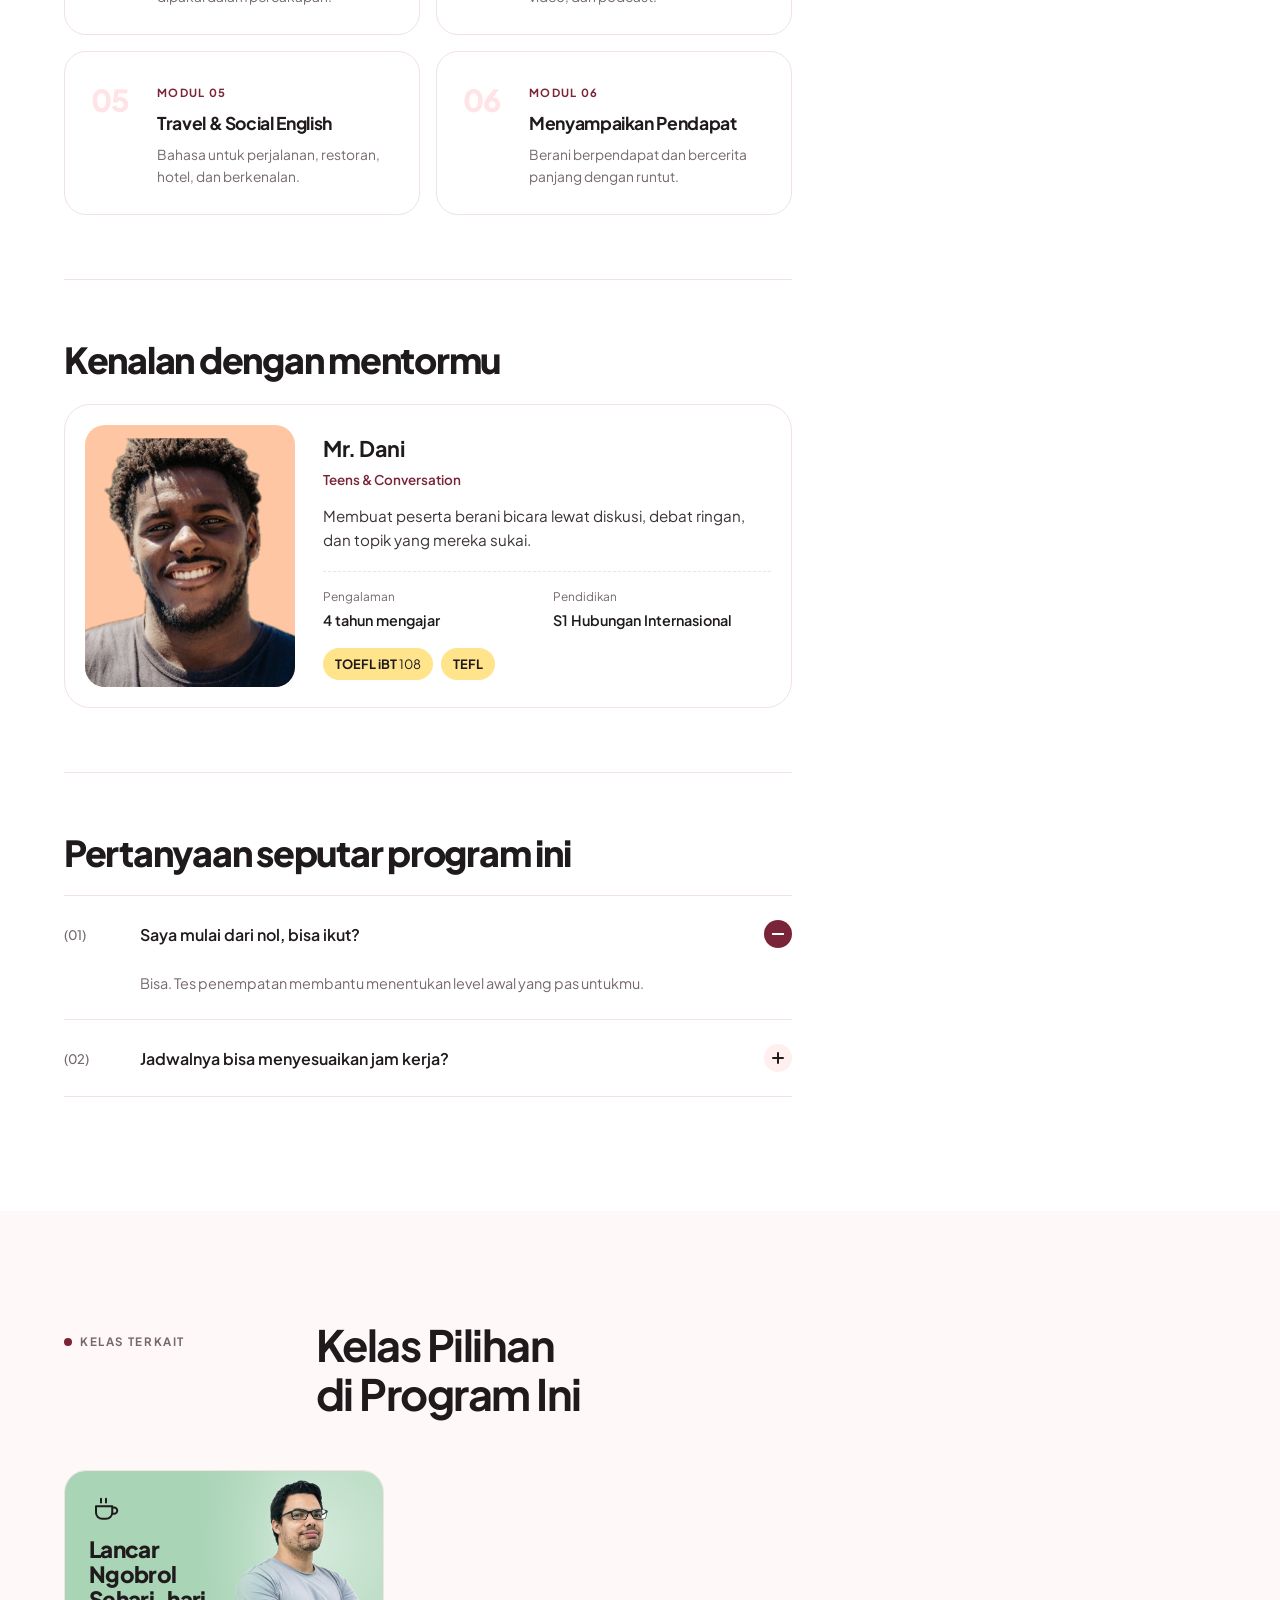
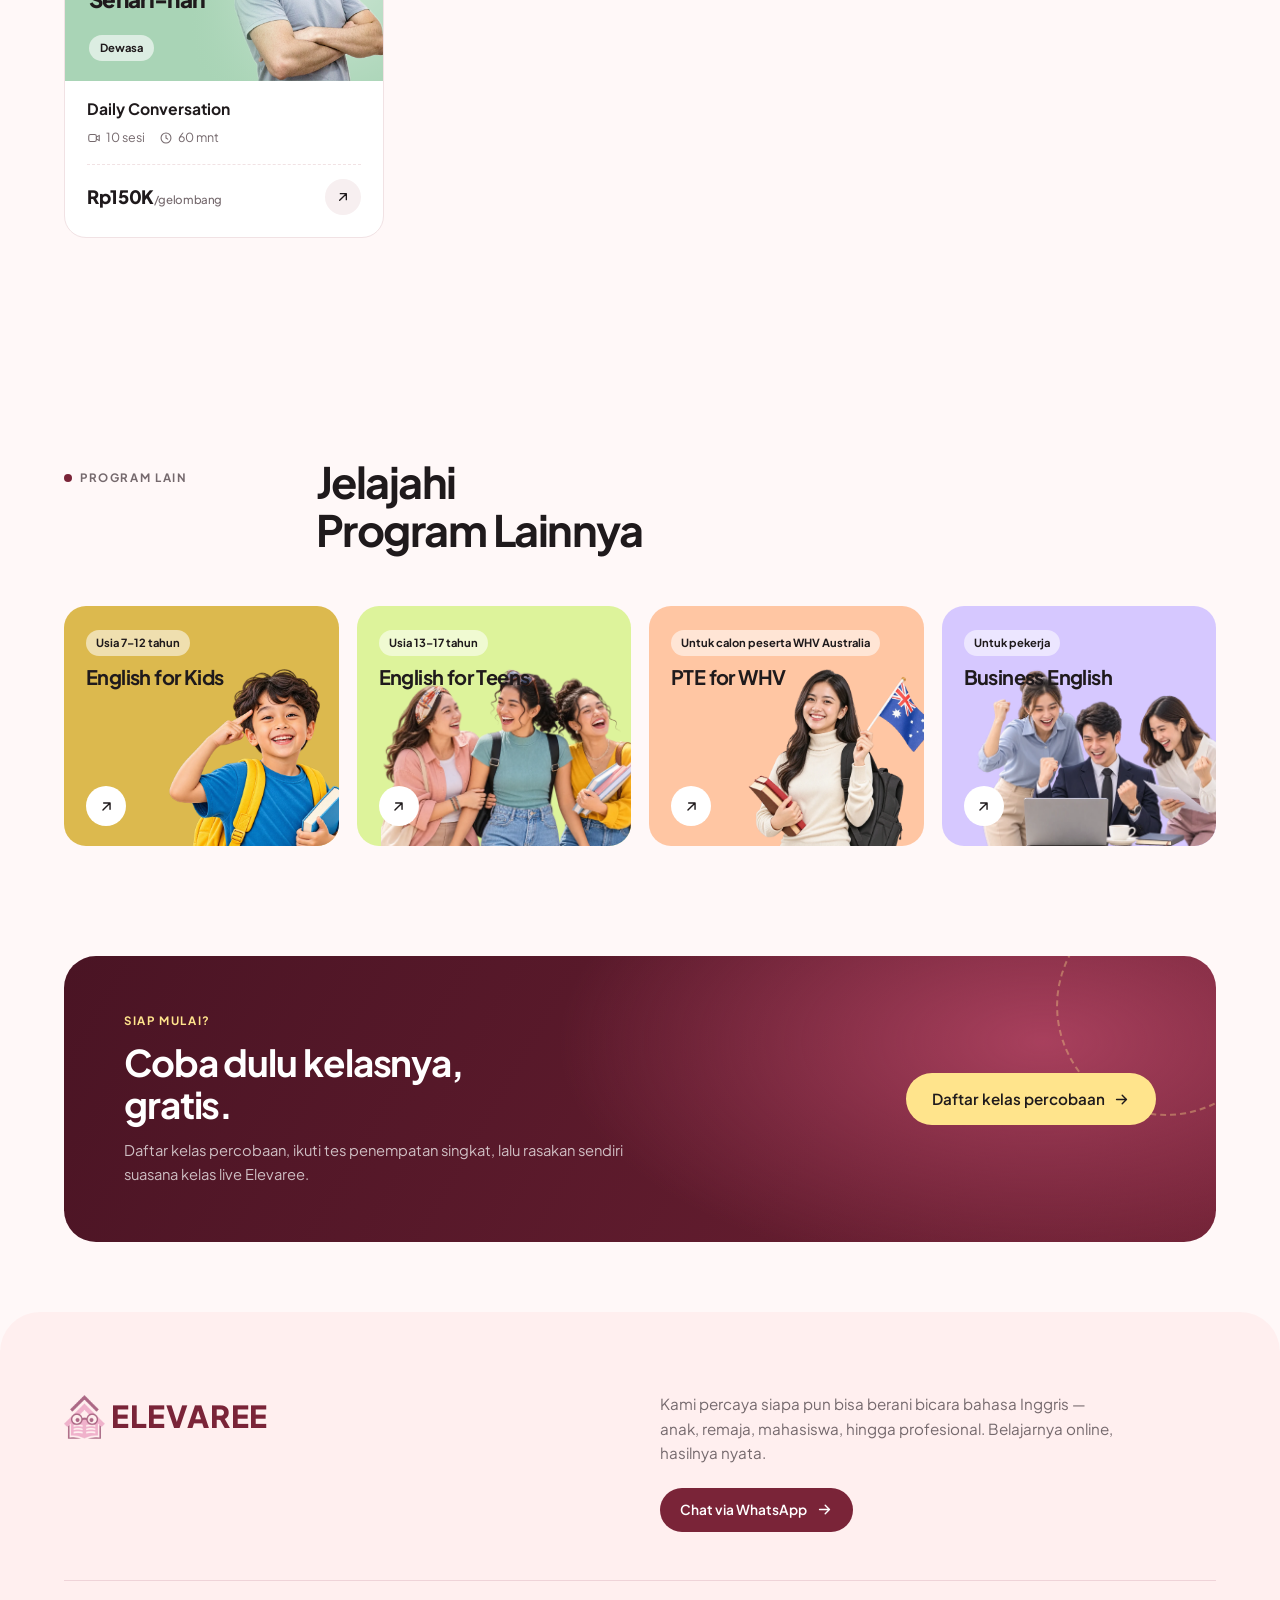
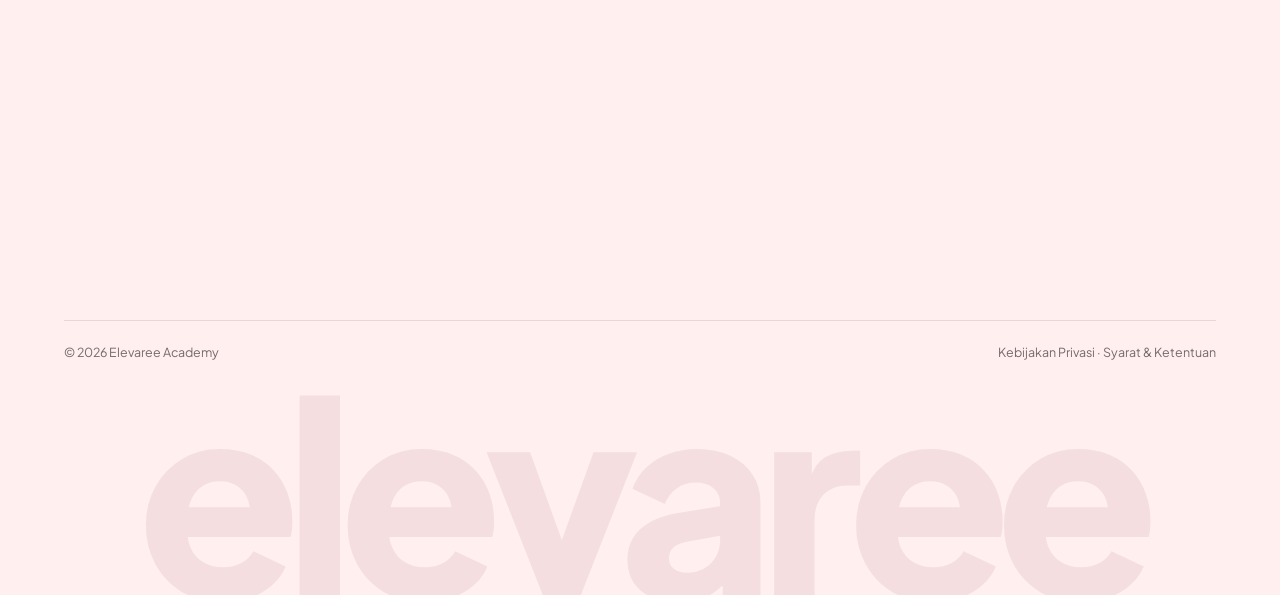
<file: general-english.html>
<!doctype html>
<html lang="id" data-title-en="General English — Elevaree Academy" data-desc-en="Speak everyday English with ease — for travel, friendships, or moving abroad. Relaxed learning, no fear of mistakes.">
<head>
  <meta charset="utf-8" />
  <meta name="viewport" content="width=device-width, initial-scale=1" />
  <title>General English — Elevaree Academy</title>
  <meta name="description" content="Lancar ngobrol bahasa Inggris untuk kebutuhan sehari-hari — traveling, pertemanan, hingga persiapan tinggal di luar negeri. Belajar santai, tanpa takut salah." />
  <script>
    // pasang tema & bahasa sebelum halaman tampil, supaya tidak berkedip
    (function () {
      try {
        var t = localStorage.getItem('elv-theme');
        if (!t) t = matchMedia('(prefers-color-scheme: dark)').matches ? 'dark' : 'light';
        document.documentElement.setAttribute('data-theme', t);
        var l = localStorage.getItem('elv-lang');
        if (l === 'en') document.documentElement.lang = 'en';
      } catch (e) { document.documentElement.setAttribute('data-theme', 'light'); }
    })();
  </script>
  <link rel="icon" type="image/png" href="assets/img/favicon.png" />
  <link rel="apple-touch-icon" href="assets/img/apple-touch-icon.png" />
  <link rel="preconnect" href="https://fonts.googleapis.com" />
  <link rel="preconnect" href="https://fonts.gstatic.com" crossorigin />
  <link href="https://fonts.googleapis.com/css2?family=Plus+Jakarta+Sans:wght@400;500;600;700;800&display=swap" rel="stylesheet" />
  <link rel="stylesheet" href="css/style.css" />
</head>
<body class="page-program">
  <div class="scroll-progress" aria-hidden="true"></div>

  <!-- ================= NAV ================= -->
  <header class="nav">
    <div class="container nav__inner">
      <a href="index.html#beranda" class="logo" aria-label="Elevaree Academy">
        <img class="logo__mark" src="assets/img/logo.png" alt="" width="28" height="30" />
        <span>ELEVAREE</span>
      </a>

      <nav class="nav__links" aria-label="Navigasi utama">
        <a href="index.html#beranda" data-en="Home">Beranda</a>

        <div class="dd">
          <button class="dd__btn" aria-expanded="false" aria-haspopup="true">
            <span data-en="Programs">Program</span>
            <svg viewBox="0 0 24 24" aria-hidden="true"><path d="m6 9 6 6 6-6"/></svg>
          </button>
          <div class="dd__panel">
            <a href="english-for-kids.html" class="dd__item"><i class="dot bg-mustard"></i><span><b>English for Kids</b><small data-en="Ages 7–12, learn through play">Usia 7–12, belajar sambil bermain</small></span></a>
            <a href="english-for-teens.html" class="dd__item"><i class="dot bg-lime"></i><span><b>English for Teens</b><small data-en="Ages 13–17, discussion &amp; presentation">Usia 13–17, diskusi &amp; presentasi</small></span></a>
            <a href="general-english.html" class="dd__item"><i class="dot bg-sage"></i><span><b>General English</b><small data-en="Everyday conversation for adults">Percakapan sehari-hari untuk dewasa</small></span></a>
            <a href="pte-for-whv.html" class="dd__item"><i class="dot bg-peach"></i><span><b>PTE for WHV</b><small data-en="For Australia WHV applicants">Untuk calon peserta WHV Australia</small></span></a>
            <a href="business-english.html" class="dd__item"><i class="dot bg-lilac"></i><span><b>Business English</b><small data-en="Meetings, emails &amp; job interviews">Meeting, email &amp; interview kerja</small></span></a>
          </div>
        </div>

        <a href="tes-level.html" data-en="Level Test">Tes Level</a>
        <a href="index.html#alur" data-en="How It Works">Alur Belajar</a>
        <a href="index.html#testimoni" data-en="Stories">Testimoni</a>
        <a href="index.html#faq">FAQ</a>
        <a href="tentang.html" data-en="About">Tentang</a>
      </nav>

      <div class="nav__right">
        <div class="lang" role="group" aria-label="Bahasa / Language">
          <button class="lang__btn is-active" data-lang="id" aria-pressed="true">ID</button>
          <button class="lang__btn" data-lang="en" aria-pressed="false">EN</button>
        </div>
        <button class="theme-btn" aria-label="Ganti mode gelap/terang" data-en-label="Toggle dark/light mode">
          <svg class="i-moon" viewBox="0 0 24 24"><path d="M20 14.5A8 8 0 0 1 9.5 4a8 8 0 1 0 10.5 10.5z"/></svg>
          <svg class="i-sun" viewBox="0 0 24 24"><circle cx="12" cy="12" r="4"/><path d="M12 2v2M12 20v2M4.9 4.9l1.4 1.4M17.7 17.7l1.4 1.4M2 12h2M20 12h2M4.9 19.1l1.4-1.4M17.7 6.3l1.4-1.4"/></svg>
        </button>
        <a href="daftar.html" data-trial class="btn btn--maroon btn--sm nav__cta" data-en="Join a Class">Daftar Kelas</a>
        <button class="nav__toggle" aria-label="Buka menu" aria-expanded="false"><span></span><span></span></button>
      </div>
    </div>
  </header>

  <main class="pd">
    <!-- ================= BANNER PROGRAM ================= -->
    <section class="pd-hero">
      <div class="container">
        <div class="pdh">
          <div class="pdh__copy">
            <nav class="crumbs fade-in" style="--d:.05s" aria-label="Breadcrumb">
              <a href="index.html" data-en="Home">Beranda</a><span class="crumbs__sep" aria-hidden="true"><svg viewBox="0 0 24 24"><path d="m9 6 6 6-6 6"/></svg></span>
              <a href="index.html#program" data-en="Programs">Program</a><span class="crumbs__sep" aria-hidden="true"><svg viewBox="0 0 24 24"><path d="m9 6 6 6-6 6"/></svg></span>
              <b aria-current="page">General English</b>
            </nav>
            <div class="pdh__tags fade-in" style="--d:.15s">
              <span class="pdh__tag pdh__tag--cat"><svg viewBox="0 0 24 24"><rect x="3" y="4.5" width="18" height="12" rx="2"/><path d="M8 20.5h8M12 16.5v4"/></svg><span data-en="Adults">Dewasa</span></span>
              <span class="pdh__tag"><svg viewBox="0 0 24 24"><path d="M4 20V4M4 20h16M9 16v-4M14 16V8M19 16v-6"/></svg><span data-en="All levels">Semua level</span></span>
            </div>
            <h1 class="hero__title pdh__title"><span class="line"><span>General English</span></span></h1>
            <p class="pdh__lead fade-in" style="--d:.5s" data-en="Speak everyday English with ease — for travel, friendships, or moving abroad. Relaxed learning, no fear of mistakes.">Lancar ngobrol bahasa Inggris untuk kebutuhan sehari-hari — traveling, pertemanan, hingga persiapan tinggal di luar negeri. Belajar santai, tanpa takut salah.</p>
            <ul class="pdh__meta fade-in" style="--d:.65s">
              <li class="pdh__rating"><b>4.8</b><span class="stars" aria-hidden="true"><svg viewBox="0 0 24 24"><path d="M12 3.5l2.6 5.3 5.8.8-4.2 4.1 1 5.8L12 16.8l-5.2 2.7 1-5.8-4.2-4.1 5.8-.8z"/></svg><svg viewBox="0 0 24 24"><path d="M12 3.5l2.6 5.3 5.8.8-4.2 4.1 1 5.8L12 16.8l-5.2 2.7 1-5.8-4.2-4.1 5.8-.8z"/></svg><svg viewBox="0 0 24 24"><path d="M12 3.5l2.6 5.3 5.8.8-4.2 4.1 1 5.8L12 16.8l-5.2 2.7 1-5.8-4.2-4.1 5.8-.8z"/></svg><svg viewBox="0 0 24 24"><path d="M12 3.5l2.6 5.3 5.8.8-4.2 4.1 1 5.8L12 16.8l-5.2 2.7 1-5.8-4.2-4.1 5.8-.8z"/></svg><svg viewBox="0 0 24 24"><path d="M12 3.5l2.6 5.3 5.8.8-4.2 4.1 1 5.8L12 16.8l-5.2 2.7 1-5.8-4.2-4.1 5.8-.8z"/></svg></span><u>(<span>64</span> <span data-en="reviews">ulasan</span>)</u></li>
              <li><svg viewBox="0 0 24 24"><circle cx="9" cy="8" r="3.5"/><path d="M2.5 20a6.5 6.5 0 0 1 13 0M16 4.8a3.5 3.5 0 0 1 0 6.4M18.5 14.5a6.5 6.5 0 0 1 3 5.5"/></svg><span><span data-en="Max.">Maks.</span> <span data-capacity="general">6</span> <span data-en="learners/class">peserta/kelas</span></span></li>
              <li><svg viewBox="0 0 24 24"><circle cx="12" cy="12" r="8.5"/><path d="M12 7.5V12l3 2"/></svg><span data-en="60 min · 10 sessions">60 menit · 10 sesi</span></li>
            </ul>
            <p class="pdh__lang fade-in" style="--d:.75s"><svg viewBox="0 0 24 24"><circle cx="12" cy="12" r="8.5"/><path d="M3.5 12h17M12 3.5c2.5 2.8 2.5 14.2 0 17M12 3.5c-2.5 2.8-2.5 14.2 0 17"/></svg><span data-en="Taught in English · Indonesian support when needed">Bahasa Inggris · penjelasan Bahasa Indonesia bila perlu</span></p>
            <div class="pdh__foot fade-in" style="--d:.85s">
              <div class="pdh__author">
                <span class="pdh__avatar bg-peach"><img src="assets/img/guru-4.png" alt="" /></span>
                <span><small data-en="Taught by">Diajar oleh</small><b>Mr. Dani</b></span>
              </div>
              <a href="daftar.html?paket=trial&amp;program=general" data-trial data-free data-program="general" class="btn btn--maroon"><span data-en="Book a trial class">Daftar kelas percobaan</span><svg viewBox="0 0 24 24"><path d="M5 12h14M13 6l6 6-6 6"/></svg></a>
              <a href="#kontak" data-wa="general" class="btn btn--light"><svg class="wa-ico" viewBox="0 0 24 24"><path d="M20 11.6a8.3 8.3 0 0 1-12.3 7.2L3.5 20l1.3-4A8.3 8.3 0 1 1 20 11.6z"/><path d="M9 8.3c-.3.9.1 2.4 1.5 3.8s2.9 1.9 3.8 1.6l.9-1.2-1.6-.9-.8.6a4.6 4.6 0 0 1-2.1-2.1l.6-.8-.9-1.6z"/></svg><span data-en="Ask on WhatsApp">Tanya via WhatsApp</span></a>
            </div>
          </div>
          <div class="pdh__media">
            <div class="pdh__photo bg-sage"><img src="assets/img/adult-man.png" alt="Pria dewasa berkacamata" /></div>
            <span class="pdh__chip pdh__chip--a"><i><svg viewBox="0 0 24 24"><path d="M12 3.5l2.6 5.3 5.8.8-4.2 4.1 1 5.8L12 16.8l-5.2 2.7 1-5.8-4.2-4.1 5.8-.8z"/></svg></i><span>Rating 4.8</span></span>
            <span class="pdh__chip pdh__chip--b"><i><svg viewBox="0 0 24 24"><circle cx="12" cy="9" r="5.5"/><path d="m8.5 13.5-1.5 7 5-2.5 5 2.5-1.5-7"/></svg></i><span data-en="Certificate included">Termasuk sertifikat</span></span>
            <span class="pdh__chip pdh__chip--c"><i><svg viewBox="0 0 24 24"><circle cx="9" cy="8" r="3.5"/><path d="M2.5 20a6.5 6.5 0 0 1 13 0M16 4.8a3.5 3.5 0 0 1 0 6.4M18.5 14.5a6.5 6.5 0 0 1 3 5.5"/></svg></i><span><span data-en="Max.">Maks.</span> <span data-capacity="general">6</span> <span data-en="learners">peserta</span></span></span>
          </div>
        </div>
      </div>
    </section>

    <!-- ================= TAB NAVIGASI ================= -->
    <nav class="pd-tabs" aria-label="Bagian halaman">
      <div class="container pd-tabs__inner">
        <a href="#ringkasan" class="is-active"><span data-en="Overview">Ringkasan</span></a>
        <a href="#jadwal"><span data-en="Schedule">Jadwal</span></a>
        <a href="#kurikulum"><span data-en="Curriculum">Kurikulum</span></a>
        <a href="#mentor"><span data-en="Mentor">Mentor</span></a>
        <a href="#faq">FAQ</a>
        <span class="pd-tabs__ink" aria-hidden="true"></span>
      </div>
    </nav>

    <div class="container pd-body">
      <div class="pd-main">
        <!-- RINGKASAN -->
        <section class="pd-sec" id="ringkasan">
          <h2 class="pd-h" data-reveal data-en="What you&#x27;ll learn">Yang akan kamu pelajari</h2>
          <p class="pd-lead" data-reveal data-en="Speak everyday English with ease — for travel, friendships, or moving abroad. Relaxed learning, no fear of mistakes.">Lancar ngobrol bahasa Inggris untuk kebutuhan sehari-hari — traveling, pertemanan, hingga persiapan tinggal di luar negeri. Belajar santai, tanpa takut salah.</p>
          <ul class="pd-checks"><li data-reveal style="--delay:0.00s"><span class="pd-check"><svg viewBox="0 0 24 24"><path d="m5 12 4.5 4.5L19 7"/></svg></span><span data-en="Chat without overthinking">Ngobrol tanpa terlalu lama berpikir</span></li><li data-reveal style="--delay:0.05s"><span class="pd-check"><svg viewBox="0 0 24 24"><path d="m5 12 4.5 4.5L19 7"/></svg></span><span data-en="Better understanding of natural speech">Lebih paham percakapan natural</span></li><li data-reveal style="--delay:0.10s"><span class="pd-check"><svg viewBox="0 0 24 24"><path d="m5 12 4.5 4.5L19 7"/></svg></span><span data-en="Clearer pronunciation">Pengucapan lebih jelas</span></li><li data-reveal style="--delay:0.15s"><span class="pd-check"><svg viewBox="0 0 24 24"><path d="m5 12 4.5 4.5L19 7"/></svg></span><span data-en="Confident sharing your opinions">Berani menyampaikan pendapat</span></li></ul>
          <h3 class="pd-h3" data-reveal data-en="Skills you&#x27;ll gain">Keterampilan yang kamu kuasai</h3>
          <ul class="pd-skills" data-reveal><li style="--i:0">Conversation</li><li style="--i:1">Pronunciation</li><li style="--i:2">Listening</li><li style="--i:3">Practical Grammar</li><li style="--i:4">Travel English</li></ul>
          <h3 class="pd-h3" data-reveal data-en="Right for you if…">Cocok untuk kamu yang…</h3>
          <ul class="pd-fitlist"><li data-reveal style="--delay:0.00s"><b data-en="Understand, but afraid to speak">Paham, tapi takut bicara</b><span data-en="You can read and listen, but freeze up when speaking.">Bisa membaca dan mendengar, tapi lidah terasa kaku saat bicara.</span></li><li data-reveal style="--delay:0.05s"><b data-en="Getting ready to travel">Persiapan traveling</b><span data-en="Want to ask, order, and meet people confidently abroad.">Ingin percaya diri bertanya, memesan, dan berkenalan saat ke luar negeri.</span></li><li data-reveal style="--delay:0.10s"><b data-en="Starting over">Mulai lagi dari awal</b><span data-en="Haven&#x27;t used English in years and want to refresh it.">Sudah lama tidak memakai bahasa Inggris dan ingin menyegarkannya.</span></li><li data-reveal style="--delay:0.15s"><b data-en="Chat with foreign friends">Ngobrol dengan teman asing</b><span data-en="Want to connect better with international friends, family, or communities.">Ingin lebih nyambung dengan teman, keluarga, atau komunitas internasional.</span></li></ul>
          <h3 class="pd-h3" data-reveal data-en="Prerequisites">Prasyarat</h3>
          <ul class="pd-bullets" data-reveal><li><span data-en="All levels welcome — you are placed with a short test">Semua level bisa ikut — level ditentukan lewat tes penempatan</span></li><li><span data-en="A laptop, tablet, or phone with a camera and mic">Laptop, tablet, atau HP dengan kamera dan mikrofon</span></li></ul>
        </section>

        <!-- JADWAL -->
        <section class="pd-sec" id="jadwal">
          <div class="pd-sec__head">
            <h2 class="pd-h" data-reveal data-en="Class batch schedule">Jadwal gelombang kelas</h2>
            <ul class="sched-legend" data-reveal>
              <li><i class="dot-ok"></i><span data-en="Available">Tersedia</span></li>
              <li><i class="dot-low"></i><span data-en="Almost full">Hampir penuh</span></li>
              <li><i class="dot-full"></i><span data-en="Full">Penuh</span></li>
              <li><i class="dot-off"></i><span data-en="Running / closed">Berjalan / ditutup</span></li>
            </ul>
          </div>
          <div class="sched bt" data-schedule="general" data-reveal></div>
        </section>

        <!-- KURIKULUM -->
        <section class="pd-sec" id="kurikulum">
          <h2 class="pd-h" data-reveal data-en="Programme curriculum">Kurikulum program</h2>
          <div class="pd-mods"><article class="pd-mod" data-reveal style="--delay:0.00s"><span class="pd-mod__label"><span data-en="Module">Modul</span> 01</span><h3 data-en="Everyday Conversation">Everyday Conversation</h3><p data-en="Conversations for the most common everyday situations.">Percakapan untuk situasi sehari-hari yang paling sering ditemui.</p></article><article class="pd-mod" data-reveal style="--delay:0.08s"><span class="pd-mod__label"><span data-en="Module">Modul</span> 02</span><h3 data-en="Pronunciation &amp; Fluency">Pengucapan &amp; Kelancaran</h3><p data-en="Speaking more clearly and naturally without overthinking.">Bicara lebih jelas dan natural tanpa terlalu lama berpikir.</p></article><article class="pd-mod" data-reveal style="--delay:0.00s"><span class="pd-mod__label"><span data-en="Module">Modul</span> 03</span><h3 data-en="Practical Grammar">Grammar Praktis</h3><p data-en="Core grammar you actually use in conversation.">Grammar inti yang benar-benar dipakai dalam percakapan.</p></article><article class="pd-mod" data-reveal style="--delay:0.08s"><span class="pd-mod__label"><span data-en="Module">Modul</span> 04</span><h3 data-en="Real-World Listening">Listening Bahasa Asli</h3><p data-en="Understanding English from films, videos, and podcasts.">Memahami bahasa Inggris dari film, video, dan podcast.</p></article><article class="pd-mod" data-reveal style="--delay:0.00s"><span class="pd-mod__label"><span data-en="Module">Modul</span> 05</span><h3 data-en="Travel &amp; Social English">Travel &amp; Social English</h3><p data-en="Language for travel, restaurants, hotels, and meeting people.">Bahasa untuk perjalanan, restoran, hotel, dan berkenalan.</p></article><article class="pd-mod" data-reveal style="--delay:0.08s"><span class="pd-mod__label"><span data-en="Module">Modul</span> 06</span><h3 data-en="Expressing Opinions">Menyampaikan Pendapat</h3><p data-en="Sharing opinions and telling longer stories clearly.">Berani berpendapat dan bercerita panjang dengan runtut.</p></article></div>
        </section>

        <!-- MENTOR -->
        <section class="pd-sec" id="mentor">
          <h2 class="pd-h" data-reveal data-en="Meet your mentor">Kenalan dengan mentormu</h2>
          <article class="mentor" data-reveal>
            <div class="mentor__photo bg-peach"><img src="assets/img/guru-4.png" alt="Foto Mr. Dani" loading="lazy" /></div>
            <div class="mentor__body">
              <b class="mentor__name">Mr. Dani</b><span class="mentor__role">Teens &amp; Conversation</span>
              <p class="mentor__bio" data-en="Gets learners talking through discussion, friendly debate, and topics they love.">Membuat peserta berani bicara lewat diskusi, debat ringan, dan topik yang mereka sukai.</p>
              <dl class="mentor__facts"><div><dt data-en="Experience">Pengalaman</dt><dd data-en="4 years teaching">4 tahun mengajar</dd></div><div><dt data-en="Education">Pendidikan</dt><dd data-en="B.A. International Relations">S1 Hubungan Internasional</dd></div></dl>
              <ul class="mentor__certs"><li><b>TOEFL iBT</b> 108</li><li><b>TEFL</b></li></ul>
            </div>
          </article>
        </section>

        <!-- FAQ -->
        <section class="pd-sec" id="faq">
          <h2 class="pd-h" data-reveal data-en="Questions about this programme">Pertanyaan seputar program ini</h2>
          <div class="faq"><div class="faq__item is-open" data-reveal style="--delay:0.00s"><button class="faq__q" aria-expanded="true"><span class="faq__n">(01)</span><span data-en="I&#x27;m starting from zero — can I join?">Saya mulai dari nol, bisa ikut?</span><i class="faq__icon"></i></button><div class="faq__a"><div><p data-en="Yes. The placement test helps find the right starting level for you.">Bisa. Tes penempatan membantu menentukan level awal yang pas untukmu.</p></div></div></div><div class="faq__item" data-reveal style="--delay:0.04s"><button class="faq__q" aria-expanded="false"><span class="faq__n">(02)</span><span data-en="Can the schedule fit my working hours?">Jadwalnya bisa menyesuaikan jam kerja?</span><i class="faq__icon"></i></button><div class="faq__a"><div><p data-en="Add your preferred times on the registration form and our team will find the best fit.">Tulis waktu yang kamu inginkan di form pendaftaran, tim kami akan mencarikan jadwal yang paling pas.</p></div></div></div></div>
        </section>
      </div>

      <!-- KARTU PENDAFTARAN (menempel) -->
      <aside class="buy" aria-label="Pendaftaran General English">
        <div class="buy__media bg-sage">
          <img src="assets/img/adult-man.png" alt="" />
          <span class="buy__live"><i></i><span data-en="Live class">Kelas live</span></span>
        </div>
        <div class="buy__price" data-price="general"></div>
        <a href="daftar.html?program=general" class="btn btn--maroon buy__main"><span data-en="Register now">Daftar sekarang</span><svg viewBox="0 0 24 24"><path d="M5 12h14M13 6l6 6-6 6"/></svg></a>
        <div class="buy__row">
          <a href="daftar.html?paket=trial&amp;program=general" data-trial data-free data-program="general" class="btn btn--outline btn--sm"><span data-en="Try free">Coba gratis</span></a>
          <button type="button" class="btn btn--outline btn--sm js-share"><svg viewBox="0 0 24 24"><path d="M10 14a4 4 0 0 0 5.7 0l3-3a4 4 0 0 0-5.7-5.7l-1 1M14 10a4 4 0 0 0-5.7 0l-3 3a4 4 0 0 0 5.7 5.7l1-1"/></svg><span data-en="Share">Bagikan</span></button>
        </div>
        <p class="buy__title" data-en="This class includes">Kelas ini termasuk</p>
        <ul class="buy__list"><li style="--i:0"><svg viewBox="0 0 24 24"><rect x="3" y="6" width="13" height="12" rx="3"/><path d="m16 10.5 5-3v9l-5-3"/></svg><span data-en="Live classes via video call">Kelas live lewat video call</span></li><li style="--i:1"><svg viewBox="0 0 24 24"><circle cx="12" cy="12" r="8.5"/><path d="M12 7.5V12l3 2"/></svg><span data-en="60 min · 10 sessions">60 menit · 10 sesi</span></li><li style="--i:2"><svg viewBox="0 0 24 24"><rect x="5" y="3.5" width="14" height="17" rx="3"/><path d="M9 8h6M9 12h6M9 16h3"/></svg><span data-en="Placement test to start">Tes penempatan di awal</span></li><li style="--i:3"><svg viewBox="0 0 24 24"><path d="M4 19V9M10 19V5M16 19v-7M22 19H2"/></svg><span data-en="Regular progress reports">Laporan kemajuan berkala</span></li><li style="--i:4"><svg viewBox="0 0 24 24"><path d="M12 3.5l2.6 5.3 5.8.8-4.2 4.1 1 5.8L12 16.8l-5.2 2.7 1-5.8-4.2-4.1 5.8-.8z"/></svg><span data-en="Conversation practice every session">Latihan percakapan di setiap sesi</span></li><li style="--i:5"><svg viewBox="0 0 24 24"><circle cx="12" cy="9" r="5.5"/><path d="m8.5 13.5-1.5 7 5-2.5 5 2.5-1.5-7"/></svg><span data-en="Certificate of completion">Sertifikat penyelesaian</span></li><li style="--i:6"><svg viewBox="0 0 24 24"><rect x="2.5" y="4.5" width="14" height="10" rx="2"/><path d="M6 18.5h7M17.5 9.5h3a1 1 0 0 1 1 1v8a1 1 0 0 1-1 1h-3a1 1 0 0 1-1-1v-8a1 1 0 0 1 1-1z"/></svg><span data-en="Learn on laptop, tablet, or phone">Belajar dari laptop, tablet, atau HP</span></li></ul>
      </aside>
    </div>

    <!-- ================= KELAS TERKAIT ================= -->
    <section class="section section--soft">
      <div class="container">
        <div class="head-split">
          <p class="eyebrow" data-reveal data-en="Related classes">Kelas terkait</p>
          <h2 class="h2" data-reveal style="--delay:.06s" data-en="Featured Classes<br/>in This Programme">Kelas Pilihan<br/>di Program Ini</h2>
        </div>
        <div class="pd-related" data-related="adult" data-reveal></div>
      </div>
    </section>

    <!-- ================= PROGRAM LAIN ================= -->
    <section class="section section--soft">
      <div class="container">
        <div class="head-split">
          <p class="eyebrow" data-reveal data-en="Other programmes">Program lain</p>
          <h2 class="h2" data-reveal style="--delay:.06s" data-en="Explore Other<br/>Programmes">Jelajahi<br/>Program Lainnya</h2>
        </div>
        <div class="pd-others"><a href="english-for-kids.html" class="pd-other bg-mustard" data-reveal style="--delay:0.00s"><span class="pd-other__tag" data-en="Ages 7–12">Usia 7–12 tahun</span><b>English for Kids</b><img src="assets/img/prog-kids.webp" alt="" loading="lazy" /><span class="pd-other__go"><svg viewBox="0 0 24 24"><path d="M7 17 17 7M8 7h9v9"/></svg></span></a><a href="english-for-teens.html" class="pd-other bg-lime" data-reveal style="--delay:0.06s"><span class="pd-other__tag" data-en="Ages 13–17">Usia 13–17 tahun</span><b>English for Teens</b><img src="assets/img/prog-teens.webp" alt="" loading="lazy" /><span class="pd-other__go"><svg viewBox="0 0 24 24"><path d="M7 17 17 7M8 7h9v9"/></svg></span></a><a href="pte-for-whv.html" class="pd-other bg-peach" data-reveal style="--delay:0.12s"><span class="pd-other__tag" data-en="For Australia WHV applicants">Untuk calon peserta WHV Australia</span><b>PTE for WHV</b><img src="assets/img/prog-whv.webp" alt="" loading="lazy" /><span class="pd-other__go"><svg viewBox="0 0 24 24"><path d="M7 17 17 7M8 7h9v9"/></svg></span></a><a href="business-english.html" class="pd-other bg-lilac" data-reveal style="--delay:0.18s"><span class="pd-other__tag" data-en="For professionals">Untuk pekerja</span><b>Business English</b><img src="assets/img/prog-business.webp" alt="" loading="lazy" /><span class="pd-other__go"><svg viewBox="0 0 24 24"><path d="M7 17 17 7M8 7h9v9"/></svg></span></a></div>
      </div>
    </section>

    <!-- ================= CTA ================= -->
    <section class="cta-wrap">
      <div class="container">
        <div class="cta" data-reveal>
          <div>
            <p class="cta__eyebrow" data-en="Ready to start?">Siap mulai?</p>
            <h2 class="cta__title" data-en="Try a class first —<br/>it's free.">Coba dulu kelasnya,<br/>gratis.</h2>
            <p class="cta__text" data-en="Book a trial class, take a short placement test, and experience an Elevaree live class for yourself.">Daftar kelas percobaan, ikuti tes penempatan singkat, lalu rasakan sendiri suasana kelas live Elevaree.</p>
          </div>
          <a href="daftar.html?paket=trial&amp;program=general" data-trial data-free data-program="general" class="btn btn--butter"><span data-en="Book a trial class">Daftar kelas percobaan</span><svg viewBox="0 0 24 24"><path d="M5 12h14M13 6l6 6-6 6"/></svg></a>
        </div>
      </div>
    </section>
  </main>

  <!-- ================= FOOTER ================= -->
  <footer class="footer" id="kontak">
    <div class="container">
      <div class="footer__top" data-reveal>
        <a href="index.html#beranda" class="logo logo--lg" aria-label="Elevaree Academy">
          <img class="logo__mark" src="assets/img/logo.png" alt="" width="28" height="30" />
          <span>ELEVAREE</span>
        </a>
        <div class="footer__pitch">
          <p data-en="We believe anyone can speak English with confidence — kids, teens, students, and professionals. Learning is online, results are real.">Kami percaya siapa pun bisa berani bicara bahasa Inggris — anak, remaja, mahasiswa, hingga profesional. Belajarnya online, hasilnya nyata.</p>
          <a href="#kontak" data-wa="other" class="btn btn--maroon btn--sm"><span data-en="Chat on WhatsApp">Chat via WhatsApp</span>
            <svg viewBox="0 0 24 24"><path d="M5 12h14M13 6l6 6-6 6"/></svg>
          </a>
        </div>
      </div>

      <div class="footer__grid">
        <div class="footer__news" data-reveal>
          <b data-en="News &amp; Learning Tips">Kabar &amp; Tips Belajar</b>
          <p data-en="English learning tips, Australia WHV info, and new classes — straight to your inbox.">Tips belajar bahasa Inggris, info WHV Australia, dan kelas terbaru, langsung ke email kamu.</p>
          <form class="newsletter" novalidate>
            <input type="email" placeholder="Masukkan email kamu" data-en-ph="Enter your email" aria-label="Email" required />
            <button type="submit" aria-label="Kirim"><svg viewBox="0 0 24 24"><path d="M5 12h14M13 6l6 6-6 6"/></svg></button>
          </form>
          <p class="newsletter__msg" role="status" aria-live="polite"></p>
        </div>
        <div data-reveal style="--delay:.06s">
          <b data-en="Links">Tautan</b>
          <a href="index.html#beranda" data-en="Home">Beranda</a><a href="index.html#program" data-en="Programs">Program</a><a href="index.html#alur" data-en="How It Works">Alur Belajar</a><a href="index.html#faq">FAQ</a><a href="tes-level.html" data-en="Level Test">Tes Level</a><a href="tentang.html" data-en="About Us">Tentang Kami</a><a href="daftar.html" data-en="Register">Daftar</a>
        </div>
        <div data-reveal style="--delay:.12s">
          <b data-en="Programs">Program</b>
          <a href="english-for-kids.html">English for Kids</a><a href="english-for-teens.html">English for Teens</a><a href="general-english.html">General English</a><a href="pte-for-whv.html">PTE for WHV</a><a href="business-english.html">Business English</a>
        </div>
        <div data-reveal style="--delay:.18s">
          <b data-en="Contact Us">Hubungi Kami</b>
          <a href="#" data-en="100% online classes">Kelas 100% online</a>
          <a href="#">hello@elevaree.academy</a>
          <a href="#kontak" data-wa="other">WhatsApp: +62 8xx-xxxx-xxxx</a>
          <div class="socials">
            <a href="#" aria-label="Instagram"><svg viewBox="0 0 24 24"><rect x="3" y="3" width="18" height="18" rx="5"/><circle cx="12" cy="12" r="4"/><circle cx="17.5" cy="6.5" r=".6" fill="currentColor"/></svg></a>
            <a href="#" aria-label="TikTok"><svg viewBox="0 0 24 24"><path d="M14 3v11.5a3.5 3.5 0 1 1-3.5-3.5"/><path d="M14 3c.5 2.8 2.4 4.6 5 5"/></svg></a>
            <a href="#" aria-label="YouTube"><svg viewBox="0 0 24 24"><rect x="2.5" y="5.5" width="19" height="13" rx="4"/><path d="m10 9.5 5 2.5-5 2.5z" fill="currentColor"/></svg></a>
          </div>
        </div>
      </div>

      <div class="footer__bottom">
        <span>© <span id="year">2026</span> Elevaree Academy</span>
        <span><a href="kebijakan-privasi.html" data-en="Privacy Policy">Kebijakan Privasi</a> · <a href="syarat-ketentuan.html" data-en="Terms &amp; Conditions">Syarat &amp; Ketentuan</a></span>
      </div>
    </div>
    <div class="footer__word" aria-hidden="true">elevaree</div>
  </footer>

  <!-- ================= TOMBOL WHATSAPP MELAYANG ================= -->
  <div class="wa-float">
    <div class="wa-pop" id="wa-pop" role="dialog" aria-label="Chat WhatsApp" aria-hidden="true">
      <div class="wa-pop__head">
        <span class="wa-pop__avatar">
          <img src="assets/img/logo.png" alt="" />
        </span>
        <div><b>Elevaree Academy</b><small data-en="Ask us anything">Tanya apa saja ke tim kami</small></div>
        <button type="button" class="wa-pop__close" aria-label="Tutup" data-en-label="Close"><svg viewBox="0 0 24 24"><path d="M6 6l12 12M18 6 6 18"/></svg></button>
      </div>
      <div class="wa-pop__body">
        <p class="wa-bubble" data-en="Hi! 👋 What would you like to ask about?">Halo! 👋 Mau tanya tentang apa?</p>
        <div class="wa-quick">
          <button type="button" data-wa="kids" data-en="Classes for kids">Kelas untuk anak</button>
          <button type="button" data-wa="teens" data-en="Classes for teens">Kelas untuk remaja</button>
          <button type="button" data-wa="pte" data-en="PTE for Australia WHV">PTE untuk WHV Australia</button>
          <button type="button" data-wa="business">Business English</button>
          <button type="button" data-wa="price" data-en="Prices &amp; promos">Harga &amp; promo</button>
          <button type="button" data-wa="other" data-en="Something else">Pertanyaan lain</button>
        </div>
      </div>
    </div>
    <button type="button" class="wa-btn" aria-expanded="false" aria-controls="wa-pop" aria-label="Chat lewat WhatsApp" data-en-label="Chat on WhatsApp">
      <svg class="wa-ico" viewBox="0 0 24 24"><path d="M20 11.6a8.3 8.3 0 0 1-12.3 7.2L3.5 20l1.3-4A8.3 8.3 0 1 1 20 11.6z"/><path d="M9 8.3c-.3.9.1 2.4 1.5 3.8s2.9 1.9 3.8 1.6l.9-1.2-1.6-.9-.8.6a4.6 4.6 0 0 1-2.1-2.1l.6-.8-.9-1.6z"/></svg>
      <span class="wa-btn__label" data-en="Ask on WhatsApp">Tanya via WhatsApp</span>
    </button>
  </div>

  <script src="js/config.js"></script>
  <script src="js/content.js"></script>
  <script src="js/batches.js"></script>
  <script src="js/main.js"></script>
</body>
</html>
</file>
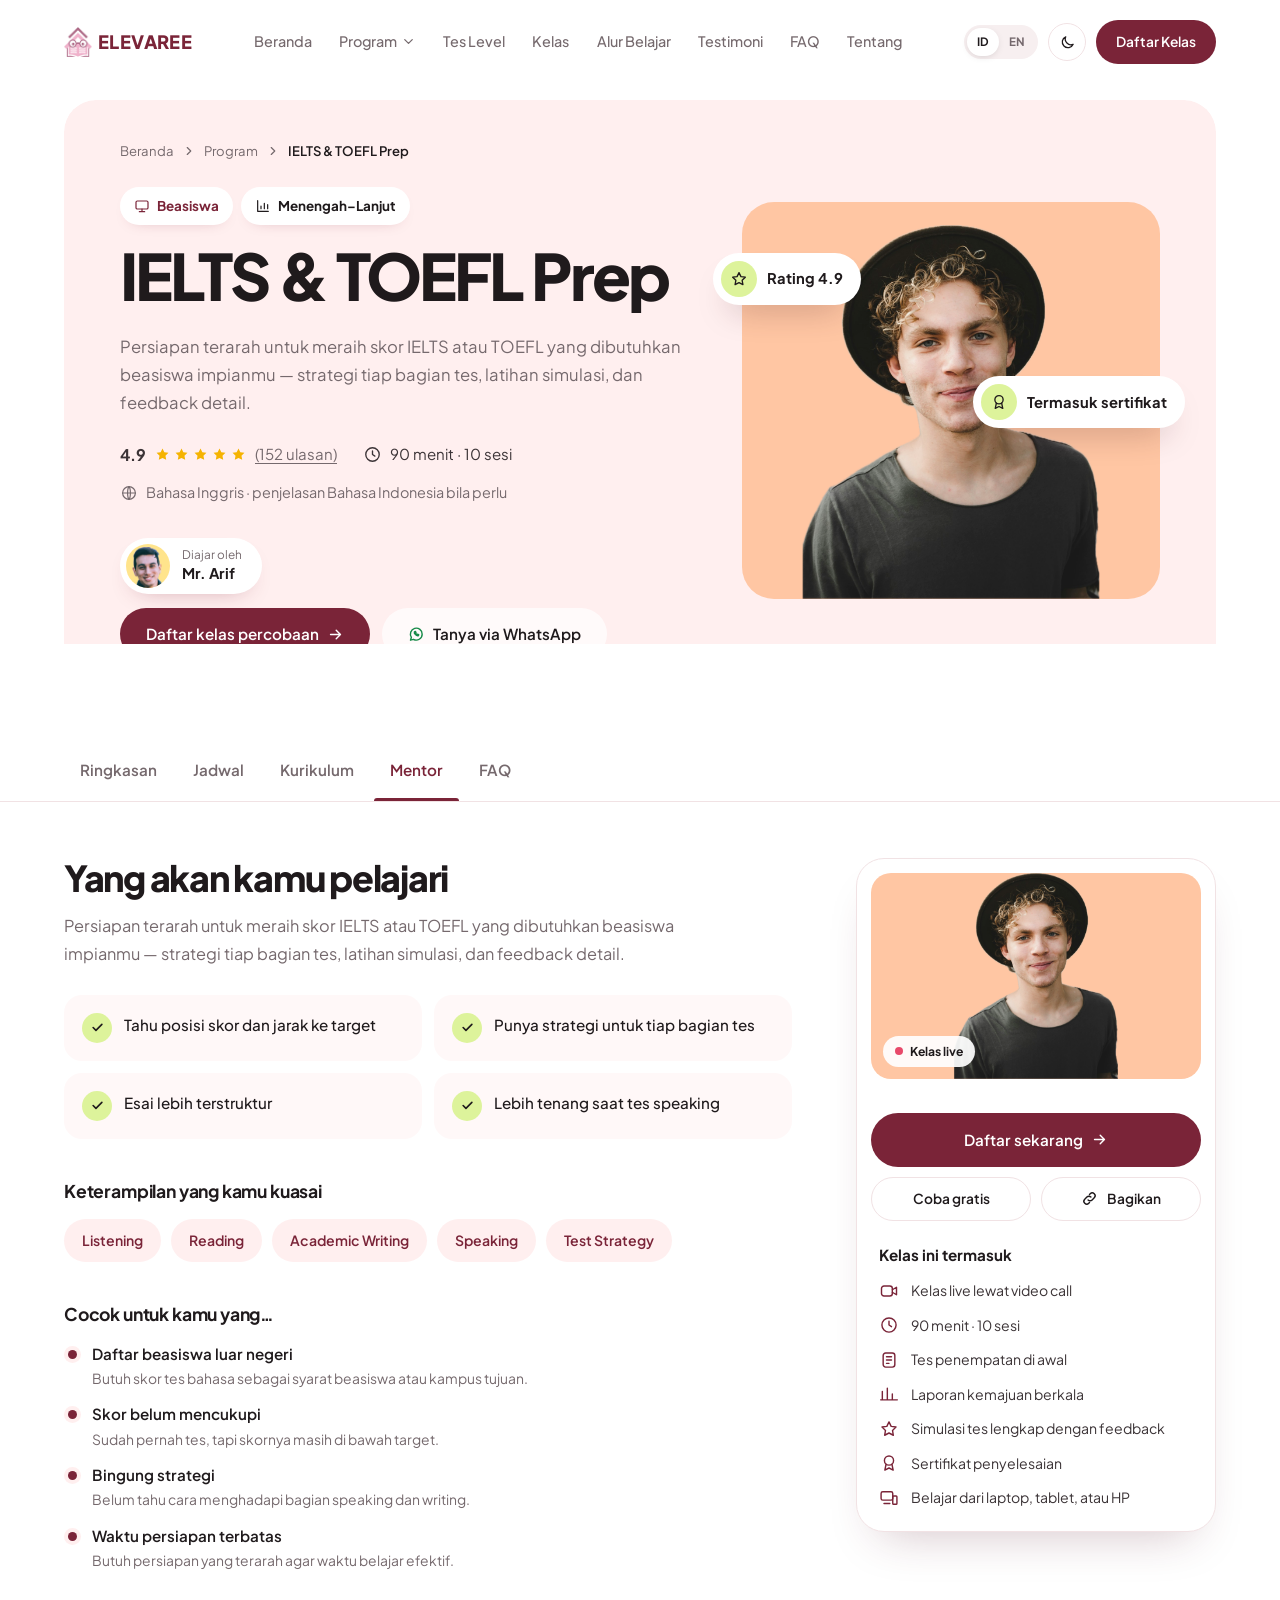
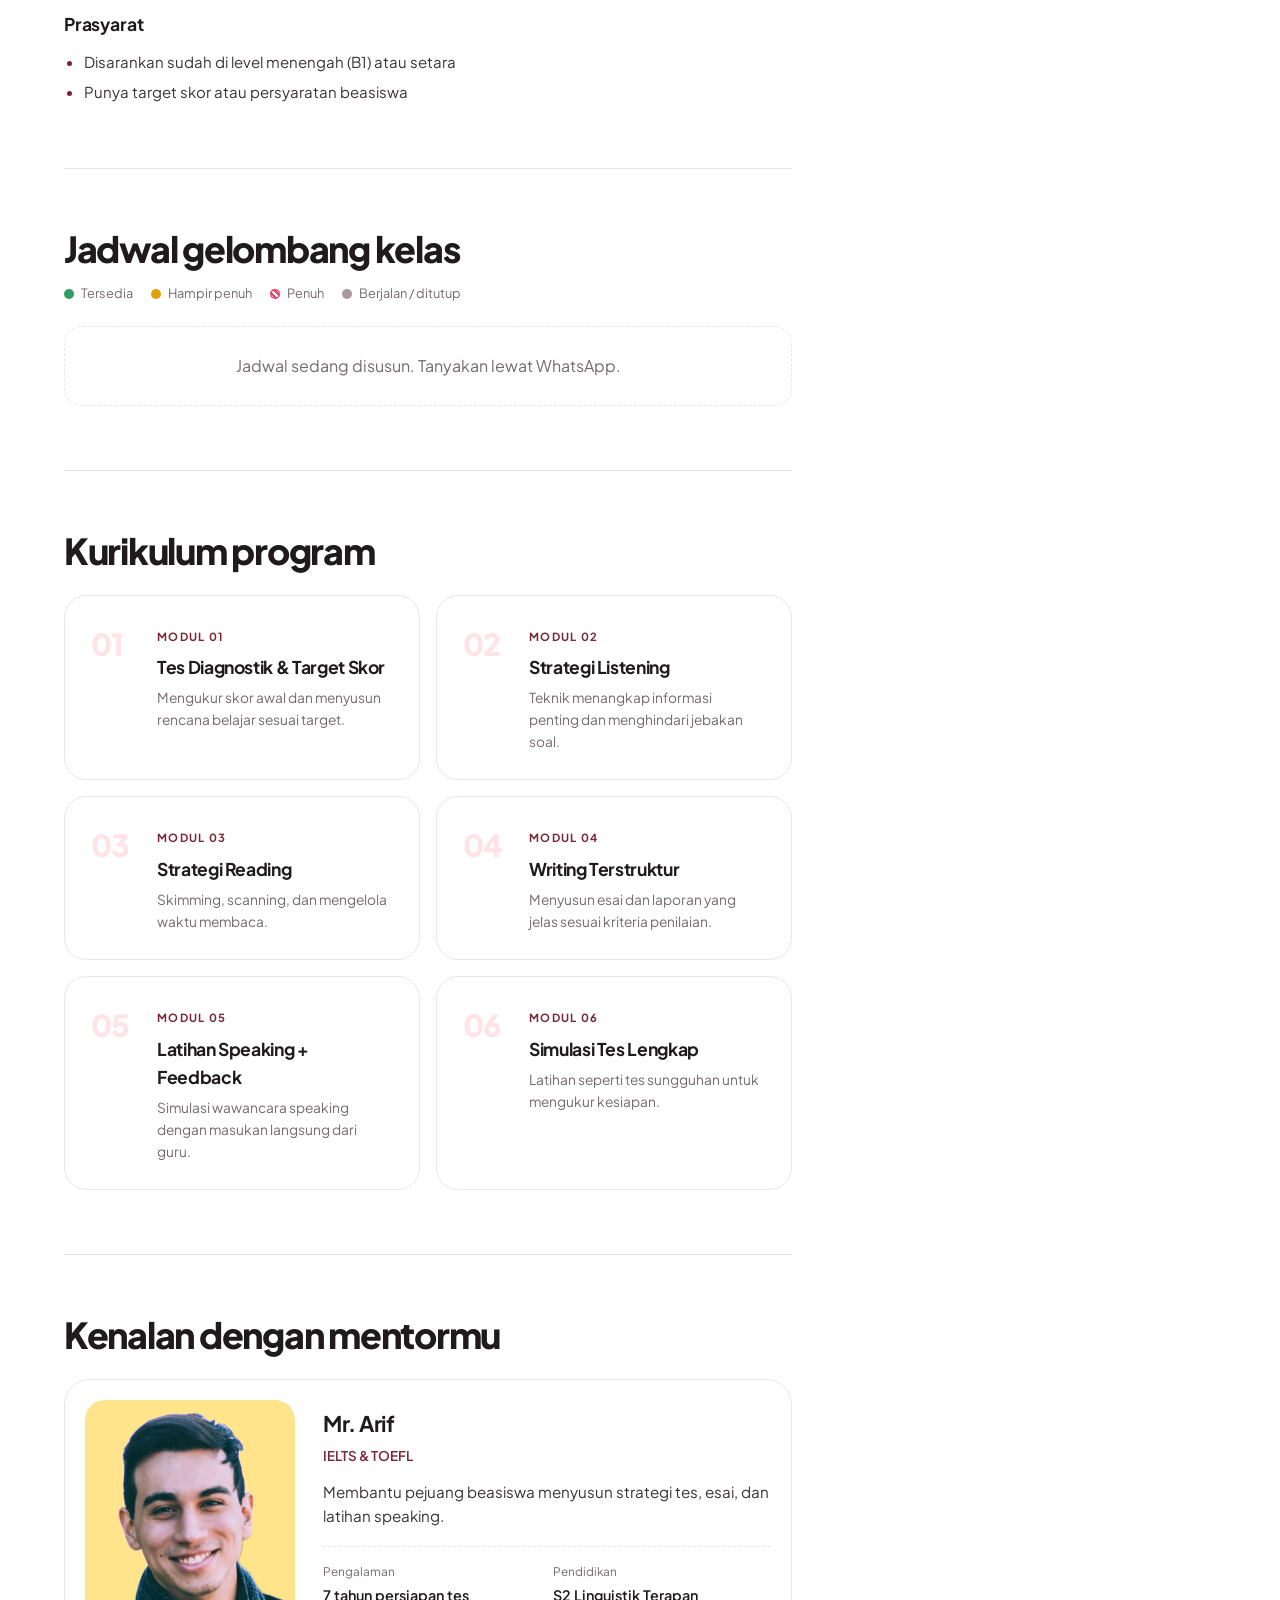
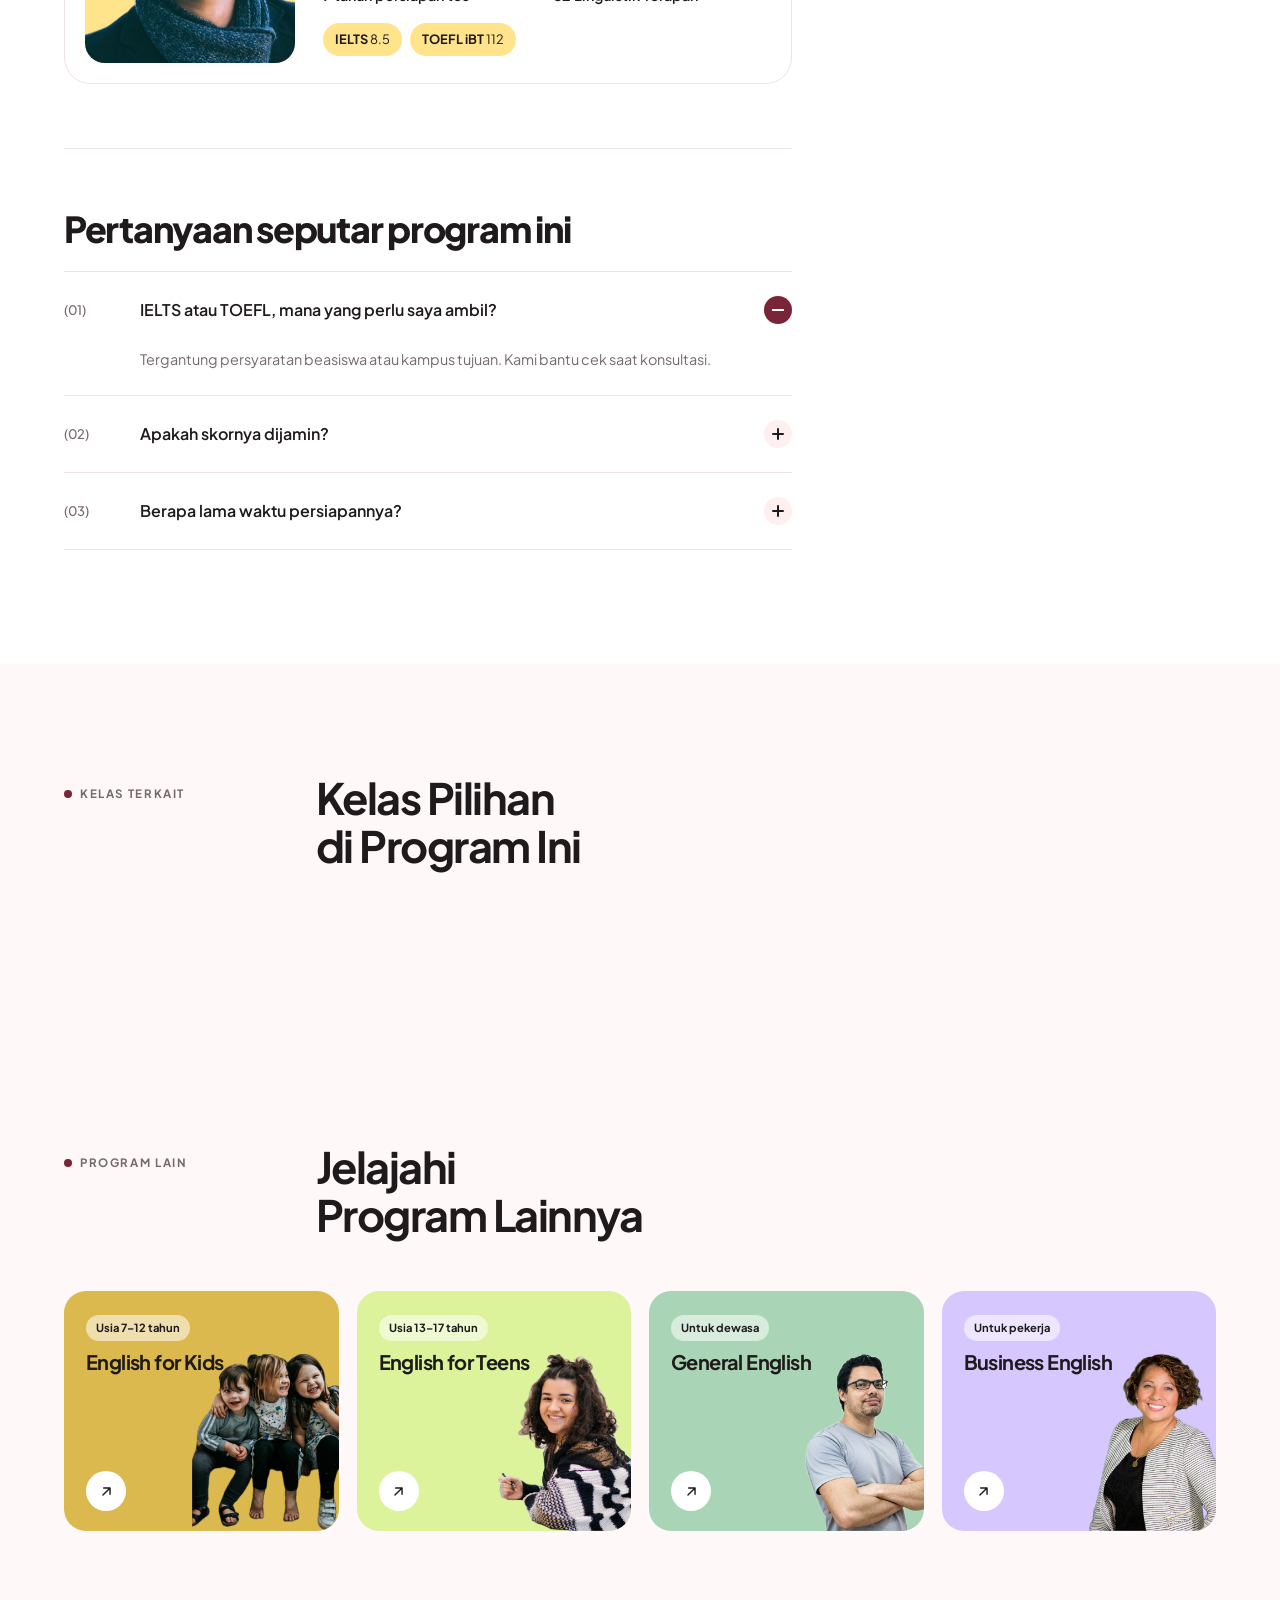
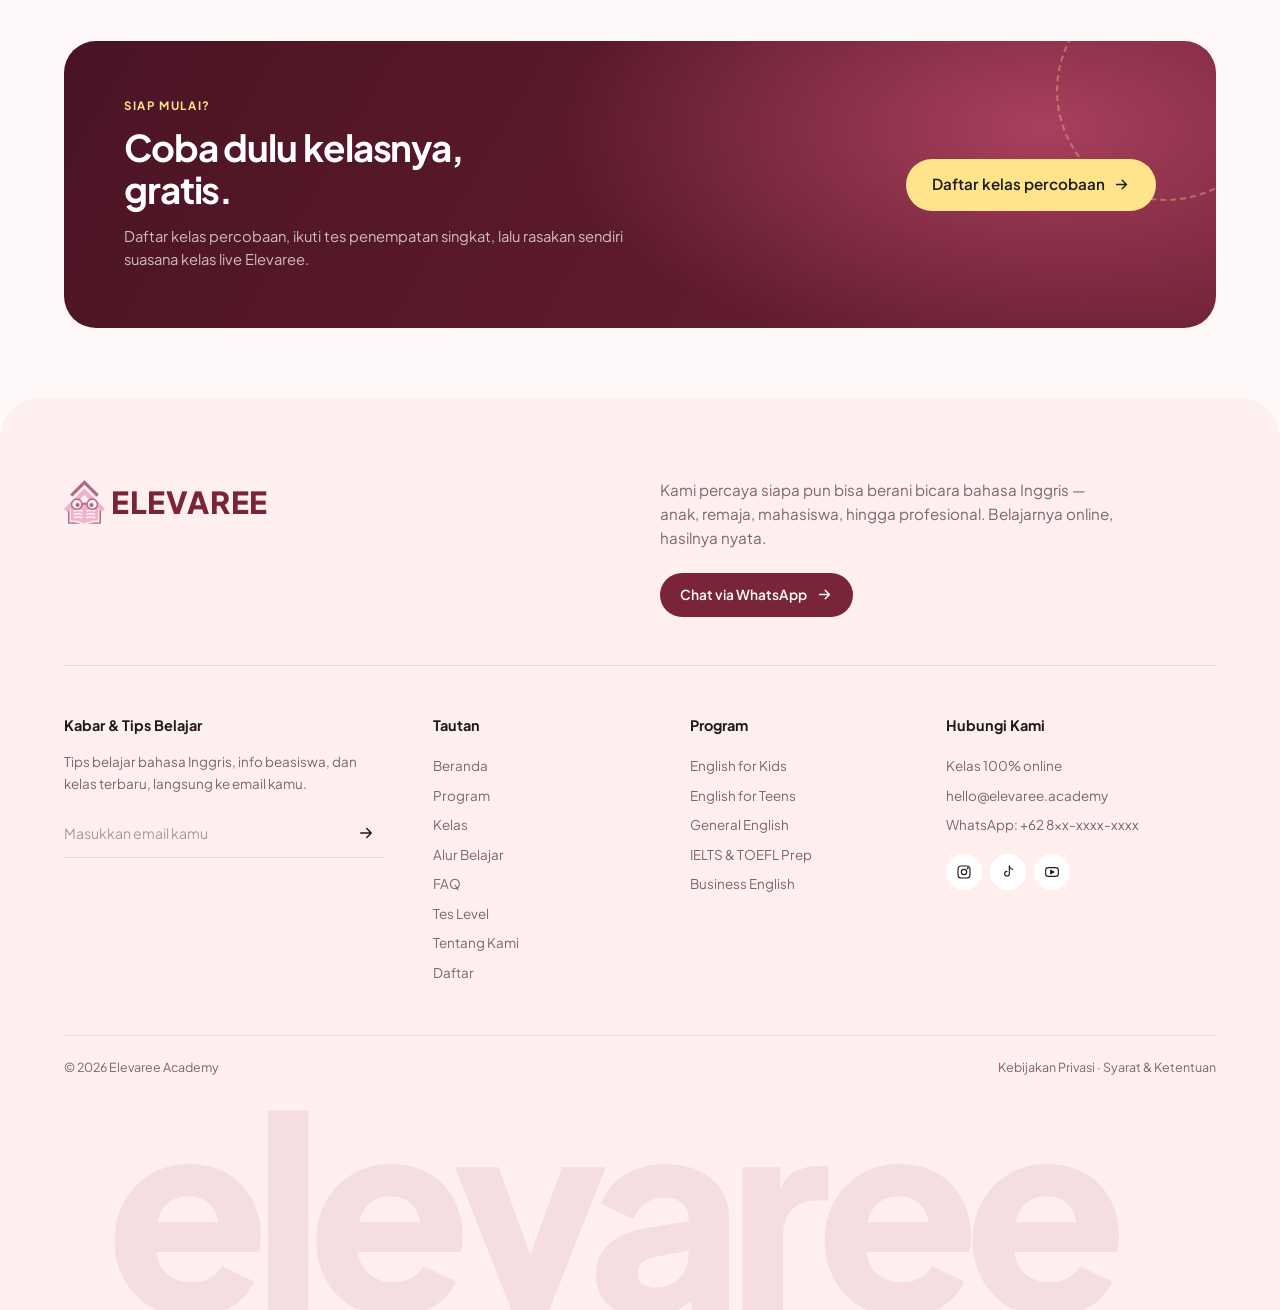
<file: ielts-toefl-prep.html>
<!doctype html>
<html lang="id" data-title-en="IELTS &amp; TOEFL Prep — Elevaree Academy" data-desc-en="Focused preparation to reach the IELTS or TOEFL score your dream scholarship needs — section-by-section strategy, mock tests, and detailed feedback.">
<head>
  <meta charset="utf-8" />
  <meta name="viewport" content="width=device-width, initial-scale=1" />
  <title>IELTS &amp; TOEFL Prep — Elevaree Academy</title>
  <meta name="description" content="Persiapan terarah untuk meraih skor IELTS atau TOEFL yang dibutuhkan beasiswa impianmu — strategi tiap bagian tes, latihan simulasi, dan feedback detail." />
  <script>
    // pasang tema & bahasa sebelum halaman tampil, supaya tidak berkedip
    (function () {
      try {
        var t = localStorage.getItem('elv-theme');
        if (!t) t = matchMedia('(prefers-color-scheme: dark)').matches ? 'dark' : 'light';
        document.documentElement.setAttribute('data-theme', t);
        var l = localStorage.getItem('elv-lang');
        if (l === 'en') document.documentElement.lang = 'en';
      } catch (e) { document.documentElement.setAttribute('data-theme', 'light'); }
    })();
  </script>
  <link rel="icon" type="image/png" href="assets/img/favicon.png" />
  <link rel="apple-touch-icon" href="assets/img/apple-touch-icon.png" />
  <link rel="preconnect" href="https://fonts.googleapis.com" />
  <link rel="preconnect" href="https://fonts.gstatic.com" crossorigin />
  <link href="https://fonts.googleapis.com/css2?family=Plus+Jakarta+Sans:wght@400;500;600;700;800&display=swap" rel="stylesheet" />
  <link rel="stylesheet" href="css/style.css" />
</head>
<body class="page-program">
  <div class="scroll-progress" aria-hidden="true"></div>

  <!-- ================= NAV ================= -->
  <header class="nav">
    <div class="container nav__inner">
      <a href="index.html#beranda" class="logo" aria-label="Elevaree Academy">
        <img class="logo__mark" src="assets/img/logo.png" alt="" width="28" height="30" />
        <span>ELEVAREE</span>
      </a>

      <nav class="nav__links" aria-label="Navigasi utama">
        <a href="index.html#beranda" data-en="Home">Beranda</a>

        <div class="dd">
          <button class="dd__btn" aria-expanded="false" aria-haspopup="true">
            <span data-en="Programs">Program</span>
            <svg viewBox="0 0 24 24" aria-hidden="true"><path d="m6 9 6 6 6-6"/></svg>
          </button>
          <div class="dd__panel">
            <a href="english-for-kids.html" class="dd__item"><i class="dot bg-mustard"></i><span><b>English for Kids</b><small data-en="Ages 7–12, learn through play">Usia 7–12, belajar sambil bermain</small></span></a>
            <a href="english-for-teens.html" class="dd__item"><i class="dot bg-lime"></i><span><b>English for Teens</b><small data-en="Ages 13–17, discussion &amp; presentation">Usia 13–17, diskusi &amp; presentasi</small></span></a>
            <a href="general-english.html" class="dd__item"><i class="dot bg-sage"></i><span><b>General English</b><small data-en="Everyday conversation for adults">Percakapan sehari-hari untuk dewasa</small></span></a>
            <a href="ielts-toefl-prep.html" class="dd__item"><i class="dot bg-peach"></i><span><b>IELTS &amp; TOEFL Prep</b><small data-en="For scholarship seekers">Untuk pencari beasiswa</small></span></a>
            <a href="business-english.html" class="dd__item"><i class="dot bg-lilac"></i><span><b>Business English</b><small data-en="Meetings, emails &amp; job interviews">Meeting, email &amp; interview kerja</small></span></a>
          </div>
        </div>

        <a href="tes-level.html" data-en="Level Test">Tes Level</a>
        <a href="index.html#kelas" data-en="Classes">Kelas</a>
        <a href="index.html#alur" data-en="How It Works">Alur Belajar</a>
        <a href="index.html#testimoni" data-en="Stories">Testimoni</a>
        <a href="index.html#faq">FAQ</a>
        <a href="tentang.html" data-en="About">Tentang</a>
      </nav>

      <div class="nav__right">
        <div class="lang" role="group" aria-label="Bahasa / Language">
          <button class="lang__btn is-active" data-lang="id" aria-pressed="true">ID</button>
          <button class="lang__btn" data-lang="en" aria-pressed="false">EN</button>
        </div>
        <button class="theme-btn" aria-label="Ganti mode gelap/terang" data-en-label="Toggle dark/light mode">
          <svg class="i-moon" viewBox="0 0 24 24"><path d="M20 14.5A8 8 0 0 1 9.5 4a8 8 0 1 0 10.5 10.5z"/></svg>
          <svg class="i-sun" viewBox="0 0 24 24"><circle cx="12" cy="12" r="4"/><path d="M12 2v2M12 20v2M4.9 4.9l1.4 1.4M17.7 17.7l1.4 1.4M2 12h2M20 12h2M4.9 19.1l1.4-1.4M17.7 6.3l1.4-1.4"/></svg>
        </button>
        <a href="daftar.html" data-trial class="btn btn--maroon btn--sm nav__cta" data-en="Join a Class">Daftar Kelas</a>
        <button class="nav__toggle" aria-label="Buka menu" aria-expanded="false"><span></span><span></span></button>
      </div>
    </div>
  </header>

  <main class="pd">
    <!-- ================= BANNER PROGRAM ================= -->
    <section class="pd-hero">
      <div class="container">
        <div class="pdh">
          <div class="pdh__copy">
            <nav class="crumbs fade-in" style="--d:.05s" aria-label="Breadcrumb">
              <a href="index.html" data-en="Home">Beranda</a><span class="crumbs__sep" aria-hidden="true"><svg viewBox="0 0 24 24"><path d="m9 6 6 6-6 6"/></svg></span>
              <a href="index.html#program" data-en="Programs">Program</a><span class="crumbs__sep" aria-hidden="true"><svg viewBox="0 0 24 24"><path d="m9 6 6 6-6 6"/></svg></span>
              <b aria-current="page">IELTS &amp; TOEFL Prep</b>
            </nav>
            <div class="pdh__tags fade-in" style="--d:.15s">
              <span class="pdh__tag pdh__tag--cat"><svg viewBox="0 0 24 24"><rect x="3" y="4.5" width="18" height="12" rx="2"/><path d="M8 20.5h8M12 16.5v4"/></svg><span data-en="Scholarship">Beasiswa</span></span>
              <span class="pdh__tag"><svg viewBox="0 0 24 24"><path d="M4 20V4M4 20h16M9 16v-4M14 16V8M19 16v-6"/></svg><span data-en="Intermediate–Advanced">Menengah–Lanjut</span></span>
            </div>
            <h1 class="hero__title pdh__title"><span class="line"><span>IELTS &amp; TOEFL Prep</span></span></h1>
            <p class="pdh__lead fade-in" style="--d:.5s" data-en="Focused preparation to reach the IELTS or TOEFL score your dream scholarship needs — section-by-section strategy, mock tests, and detailed feedback.">Persiapan terarah untuk meraih skor IELTS atau TOEFL yang dibutuhkan beasiswa impianmu — strategi tiap bagian tes, latihan simulasi, dan feedback detail.</p>
            <ul class="pdh__meta fade-in" style="--d:.65s">
              <li class="pdh__rating"><b>4.9</b><span class="stars" aria-hidden="true"><svg viewBox="0 0 24 24"><path d="M12 3.5l2.6 5.3 5.8.8-4.2 4.1 1 5.8L12 16.8l-5.2 2.7 1-5.8-4.2-4.1 5.8-.8z"/></svg><svg viewBox="0 0 24 24"><path d="M12 3.5l2.6 5.3 5.8.8-4.2 4.1 1 5.8L12 16.8l-5.2 2.7 1-5.8-4.2-4.1 5.8-.8z"/></svg><svg viewBox="0 0 24 24"><path d="M12 3.5l2.6 5.3 5.8.8-4.2 4.1 1 5.8L12 16.8l-5.2 2.7 1-5.8-4.2-4.1 5.8-.8z"/></svg><svg viewBox="0 0 24 24"><path d="M12 3.5l2.6 5.3 5.8.8-4.2 4.1 1 5.8L12 16.8l-5.2 2.7 1-5.8-4.2-4.1 5.8-.8z"/></svg><svg viewBox="0 0 24 24"><path d="M12 3.5l2.6 5.3 5.8.8-4.2 4.1 1 5.8L12 16.8l-5.2 2.7 1-5.8-4.2-4.1 5.8-.8z"/></svg></span><u>(<span>152</span> <span data-en="reviews">ulasan</span>)</u></li>
              <li><svg viewBox="0 0 24 24"><circle cx="9" cy="8" r="3.5"/><path d="M2.5 20a6.5 6.5 0 0 1 13 0M16 4.8a3.5 3.5 0 0 1 0 6.4M18.5 14.5a6.5 6.5 0 0 1 3 5.5"/></svg><span><span data-en="Max.">Maks.</span> <span data-capacity="ielts">6</span> <span data-en="learners/class">peserta/kelas</span></span></li>
              <li><svg viewBox="0 0 24 24"><circle cx="12" cy="12" r="8.5"/><path d="M12 7.5V12l3 2"/></svg><span data-en="90 min · 10 sessions">90 menit · 10 sesi</span></li>
            </ul>
            <p class="pdh__lang fade-in" style="--d:.75s"><svg viewBox="0 0 24 24"><circle cx="12" cy="12" r="8.5"/><path d="M3.5 12h17M12 3.5c2.5 2.8 2.5 14.2 0 17M12 3.5c-2.5 2.8-2.5 14.2 0 17"/></svg><span data-en="Taught in English · Indonesian support when needed">Bahasa Inggris · penjelasan Bahasa Indonesia bila perlu</span></p>
            <div class="pdh__foot fade-in" style="--d:.85s">
              <div class="pdh__author">
                <span class="pdh__avatar bg-butter"><img src="assets/img/guru-2.png" alt="" /></span>
                <span><small data-en="Taught by">Diajar oleh</small><b>Mr. Arif</b></span>
              </div>
              <a href="daftar.html?paket=trial&amp;program=ielts" data-trial data-free data-program="ielts" class="btn btn--maroon"><span data-en="Book a trial class">Daftar kelas percobaan</span><svg viewBox="0 0 24 24"><path d="M5 12h14M13 6l6 6-6 6"/></svg></a>
              <a href="#kontak" data-wa="ielts" class="btn btn--light"><svg class="wa-ico" viewBox="0 0 24 24"><path d="M20 11.6a8.3 8.3 0 0 1-12.3 7.2L3.5 20l1.3-4A8.3 8.3 0 1 1 20 11.6z"/><path d="M9 8.3c-.3.9.1 2.4 1.5 3.8s2.9 1.9 3.8 1.6l.9-1.2-1.6-.9-.8.6a4.6 4.6 0 0 1-2.1-2.1l.6-.8-.9-1.6z"/></svg><span data-en="Ask on WhatsApp">Tanya via WhatsApp</span></a>
            </div>
          </div>
          <div class="pdh__media">
            <div class="pdh__photo bg-peach"><img src="assets/img/scholar-man.png" alt="Pemuda bertopi, pencari beasiswa" /></div>
            <span class="pdh__chip pdh__chip--a"><i><svg viewBox="0 0 24 24"><path d="M12 3.5l2.6 5.3 5.8.8-4.2 4.1 1 5.8L12 16.8l-5.2 2.7 1-5.8-4.2-4.1 5.8-.8z"/></svg></i><span>Rating 4.9</span></span>
            <span class="pdh__chip pdh__chip--b"><i><svg viewBox="0 0 24 24"><circle cx="12" cy="9" r="5.5"/><path d="m8.5 13.5-1.5 7 5-2.5 5 2.5-1.5-7"/></svg></i><span data-en="Certificate included">Termasuk sertifikat</span></span>
            <span class="pdh__chip pdh__chip--c"><i><svg viewBox="0 0 24 24"><circle cx="9" cy="8" r="3.5"/><path d="M2.5 20a6.5 6.5 0 0 1 13 0M16 4.8a3.5 3.5 0 0 1 0 6.4M18.5 14.5a6.5 6.5 0 0 1 3 5.5"/></svg></i><span><span data-en="Max.">Maks.</span> <span data-capacity="ielts">6</span> <span data-en="learners">peserta</span></span></span>
          </div>
        </div>
      </div>
    </section>

    <!-- ================= TAB NAVIGASI ================= -->
    <nav class="pd-tabs" aria-label="Bagian halaman">
      <div class="container pd-tabs__inner">
        <a href="#ringkasan" class="is-active"><span data-en="Overview">Ringkasan</span></a>
        <a href="#jadwal"><span data-en="Schedule">Jadwal</span></a>
        <a href="#kurikulum"><span data-en="Curriculum">Kurikulum</span></a>
        <a href="#mentor"><span data-en="Mentor">Mentor</span></a>
        <a href="#faq">FAQ</a>
        <span class="pd-tabs__ink" aria-hidden="true"></span>
      </div>
    </nav>

    <div class="container pd-body">
      <div class="pd-main">
        <!-- RINGKASAN -->
        <section class="pd-sec" id="ringkasan">
          <h2 class="pd-h" data-reveal data-en="What you&#x27;ll learn">Yang akan kamu pelajari</h2>
          <p class="pd-lead" data-reveal data-en="Focused preparation to reach the IELTS or TOEFL score your dream scholarship needs — section-by-section strategy, mock tests, and detailed feedback.">Persiapan terarah untuk meraih skor IELTS atau TOEFL yang dibutuhkan beasiswa impianmu — strategi tiap bagian tes, latihan simulasi, dan feedback detail.</p>
          <ul class="pd-checks"><li data-reveal style="--delay:0.00s"><span class="pd-check"><svg viewBox="0 0 24 24"><path d="m5 12 4.5 4.5L19 7"/></svg></span><span data-en="Know your score and the gap to your target">Tahu posisi skor dan jarak ke target</span></li><li data-reveal style="--delay:0.05s"><span class="pd-check"><svg viewBox="0 0 24 24"><path d="m5 12 4.5 4.5L19 7"/></svg></span><span data-en="A strategy for every test section">Punya strategi untuk tiap bagian tes</span></li><li data-reveal style="--delay:0.10s"><span class="pd-check"><svg viewBox="0 0 24 24"><path d="m5 12 4.5 4.5L19 7"/></svg></span><span data-en="Better-structured essays">Esai lebih terstruktur</span></li><li data-reveal style="--delay:0.15s"><span class="pd-check"><svg viewBox="0 0 24 24"><path d="m5 12 4.5 4.5L19 7"/></svg></span><span data-en="Calmer in the speaking test">Lebih tenang saat tes speaking</span></li></ul>
          <h3 class="pd-h3" data-reveal data-en="Skills you&#x27;ll gain">Keterampilan yang kamu kuasai</h3>
          <ul class="pd-skills" data-reveal><li style="--i:0">Listening</li><li style="--i:1">Reading</li><li style="--i:2">Academic Writing</li><li style="--i:3">Speaking</li><li style="--i:4">Test Strategy</li></ul>
          <h3 class="pd-h3" data-reveal data-en="Right for you if…">Cocok untuk kamu yang…</h3>
          <ul class="pd-fitlist"><li data-reveal style="--delay:0.00s"><b data-en="Applying for scholarships abroad">Daftar beasiswa luar negeri</b><span data-en="You need a test score for your scholarship or target university.">Butuh skor tes bahasa sebagai syarat beasiswa atau kampus tujuan.</span></li><li data-reveal style="--delay:0.05s"><b data-en="Score not high enough yet">Skor belum mencukupi</b><span data-en="You&#x27;ve taken the test before but scored below your target.">Sudah pernah tes, tapi skornya masih di bawah target.</span></li><li data-reveal style="--delay:0.10s"><b data-en="Unsure of strategy">Bingung strategi</b><span data-en="You&#x27;re not sure how to tackle the speaking and writing sections.">Belum tahu cara menghadapi bagian speaking dan writing.</span></li><li data-reveal style="--delay:0.15s"><b data-en="Limited prep time">Waktu persiapan terbatas</b><span data-en="You need focused prep to make your study time count.">Butuh persiapan yang terarah agar waktu belajar efektif.</span></li></ul>
          <h3 class="pd-h3" data-reveal data-en="Prerequisites">Prasyarat</h3>
          <ul class="pd-bullets" data-reveal><li><span data-en="Recommended: intermediate level (B1) or equivalent">Disarankan sudah di level menengah (B1) atau setara</span></li><li><span data-en="A target score or scholarship requirement in mind">Punya target skor atau persyaratan beasiswa</span></li></ul>
        </section>

        <!-- JADWAL -->
        <section class="pd-sec" id="jadwal">
          <div class="pd-sec__head">
            <h2 class="pd-h" data-reveal data-en="Class batch schedule">Jadwal gelombang kelas</h2>
            <ul class="sched-legend" data-reveal>
              <li><i class="dot-ok"></i><span data-en="Available">Tersedia</span></li>
              <li><i class="dot-low"></i><span data-en="Almost full">Hampir penuh</span></li>
              <li><i class="dot-full"></i><span data-en="Full">Penuh</span></li>
              <li><i class="dot-off"></i><span data-en="Running / closed">Berjalan / ditutup</span></li>
            </ul>
          </div>
          <div class="sched bt" data-schedule="ielts" data-reveal></div>
        </section>

        <!-- KURIKULUM -->
        <section class="pd-sec" id="kurikulum">
          <h2 class="pd-h" data-reveal data-en="Programme curriculum">Kurikulum program</h2>
          <div class="pd-mods"><article class="pd-mod" data-reveal style="--delay:0.00s"><span class="pd-mod__label"><span data-en="Module">Modul</span> 01</span><h3 data-en="Diagnostic Test &amp; Target Score">Tes Diagnostik &amp; Target Skor</h3><p data-en="Measuring your starting score and planning around your target.">Mengukur skor awal dan menyusun rencana belajar sesuai target.</p></article><article class="pd-mod" data-reveal style="--delay:0.08s"><span class="pd-mod__label"><span data-en="Module">Modul</span> 02</span><h3 data-en="Listening Strategies">Strategi Listening</h3><p data-en="Techniques to catch key information and avoid trick questions.">Teknik menangkap informasi penting dan menghindari jebakan soal.</p></article><article class="pd-mod" data-reveal style="--delay:0.00s"><span class="pd-mod__label"><span data-en="Module">Modul</span> 03</span><h3 data-en="Reading Strategies">Strategi Reading</h3><p data-en="Skimming, scanning, and managing reading time.">Skimming, scanning, dan mengelola waktu membaca.</p></article><article class="pd-mod" data-reveal style="--delay:0.08s"><span class="pd-mod__label"><span data-en="Module">Modul</span> 04</span><h3 data-en="Structured Writing">Writing Terstruktur</h3><p data-en="Writing clear essays and reports that meet the marking criteria.">Menyusun esai dan laporan yang jelas sesuai kriteria penilaian.</p></article><article class="pd-mod" data-reveal style="--delay:0.00s"><span class="pd-mod__label"><span data-en="Module">Modul</span> 05</span><h3 data-en="Speaking Practice + Feedback">Latihan Speaking + Feedback</h3><p data-en="Mock speaking interviews with direct feedback from your teacher.">Simulasi wawancara speaking dengan masukan langsung dari guru.</p></article><article class="pd-mod" data-reveal style="--delay:0.08s"><span class="pd-mod__label"><span data-en="Module">Modul</span> 06</span><h3 data-en="Full Mock Tests">Simulasi Tes Lengkap</h3><p data-en="Real test-style practice to measure your readiness.">Latihan seperti tes sungguhan untuk mengukur kesiapan.</p></article></div>
        </section>

        <!-- MENTOR -->
        <section class="pd-sec" id="mentor">
          <h2 class="pd-h" data-reveal data-en="Meet your mentor">Kenalan dengan mentormu</h2>
          <article class="mentor" data-reveal>
            <div class="mentor__photo bg-butter"><img src="assets/img/guru-2.png" alt="Foto Mr. Arif" loading="lazy" /></div>
            <div class="mentor__body">
              <b class="mentor__name">Mr. Arif</b><span class="mentor__role">IELTS &amp; TOEFL</span>
              <p class="mentor__bio" data-en="Helps scholarship hopefuls build test strategy, essays, and speaking practice.">Membantu pejuang beasiswa menyusun strategi tes, esai, dan latihan speaking.</p>
              <dl class="mentor__facts"><div><dt data-en="Experience">Pengalaman</dt><dd data-en="7 years of test prep">7 tahun persiapan tes</dd></div><div><dt data-en="Education">Pendidikan</dt><dd data-en="M.A. Applied Linguistics">S2 Linguistik Terapan</dd></div></dl>
              <ul class="mentor__certs"><li><b>IELTS</b> 8.5</li><li><b>TOEFL iBT</b> 112</li></ul>
            </div>
          </article>
        </section>

        <!-- FAQ -->
        <section class="pd-sec" id="faq">
          <h2 class="pd-h" data-reveal data-en="Questions about this programme">Pertanyaan seputar program ini</h2>
          <div class="faq"><div class="faq__item is-open" data-reveal style="--delay:0.00s"><button class="faq__q" aria-expanded="true"><span class="faq__n">(01)</span><span data-en="IELTS or TOEFL — which do I need?">IELTS atau TOEFL, mana yang perlu saya ambil?</span><i class="faq__icon"></i></button><div class="faq__a"><div><p data-en="It depends on your scholarship or university requirements. We&#x27;ll help you check during consultation.">Tergantung persyaratan beasiswa atau kampus tujuan. Kami bantu cek saat konsultasi.</p></div></div></div><div class="faq__item" data-reveal style="--delay:0.04s"><button class="faq__q" aria-expanded="false"><span class="faq__n">(02)</span><span data-en="Is my score guaranteed?">Apakah skornya dijamin?</span><i class="faq__icon"></i></button><div class="faq__a"><div><p data-en="No one can guarantee a score, but we help you get ready with strategy, practice, and feedback.">Tidak ada yang bisa menjamin skor, tapi kami membantu dengan strategi, latihan, dan feedback agar kamu siap.</p></div></div></div><div class="faq__item" data-reveal style="--delay:0.08s"><button class="faq__q" aria-expanded="false"><span class="faq__n">(03)</span><span data-en="How long does preparation take?">Berapa lama waktu persiapannya?</span><i class="faq__icon"></i></button><div class="faq__a"><div><p data-en="It depends on your starting score and target. The diagnostic test helps build a realistic plan.">Tergantung skor awal dan target. Tes diagnostik di awal membantu menyusun rencana yang realistis.</p></div></div></div></div>
        </section>
      </div>

      <!-- KARTU PENDAFTARAN (menempel) -->
      <aside class="buy" aria-label="Pendaftaran IELTS &amp; TOEFL Prep">
        <div class="buy__media bg-peach">
          <img src="assets/img/scholar-man.png" alt="" />
          <span class="buy__live"><i></i><span data-en="Live class">Kelas live</span></span>
        </div>
        <div class="buy__price" data-price="ielts"></div>
        <a href="daftar.html?program=ielts" class="btn btn--maroon buy__main"><span data-en="Register now">Daftar sekarang</span><svg viewBox="0 0 24 24"><path d="M5 12h14M13 6l6 6-6 6"/></svg></a>
        <div class="buy__row">
          <a href="daftar.html?paket=trial&amp;program=ielts" data-trial data-free data-program="ielts" class="btn btn--outline btn--sm"><span data-en="Try free">Coba gratis</span></a>
          <button type="button" class="btn btn--outline btn--sm js-share"><svg viewBox="0 0 24 24"><path d="M10 14a4 4 0 0 0 5.7 0l3-3a4 4 0 0 0-5.7-5.7l-1 1M14 10a4 4 0 0 0-5.7 0l-3 3a4 4 0 0 0 5.7 5.7l1-1"/></svg><span data-en="Share">Bagikan</span></button>
        </div>
        <p class="buy__title" data-en="This class includes">Kelas ini termasuk</p>
        <ul class="buy__list"><li style="--i:0"><svg viewBox="0 0 24 24"><rect x="3" y="6" width="13" height="12" rx="3"/><path d="m16 10.5 5-3v9l-5-3"/></svg><span data-en="Live classes via video call">Kelas live lewat video call</span></li><li style="--i:1"><svg viewBox="0 0 24 24"><circle cx="12" cy="12" r="8.5"/><path d="M12 7.5V12l3 2"/></svg><span data-en="90 min · 10 sessions">90 menit · 10 sesi</span></li><li style="--i:2"><svg viewBox="0 0 24 24"><rect x="5" y="3.5" width="14" height="17" rx="3"/><path d="M9 8h6M9 12h6M9 16h3"/></svg><span data-en="Placement test to start">Tes penempatan di awal</span></li><li style="--i:3"><svg viewBox="0 0 24 24"><path d="M4 19V9M10 19V5M16 19v-7M22 19H2"/></svg><span data-en="Regular progress reports">Laporan kemajuan berkala</span></li><li style="--i:4"><svg viewBox="0 0 24 24"><path d="M12 3.5l2.6 5.3 5.8.8-4.2 4.1 1 5.8L12 16.8l-5.2 2.7 1-5.8-4.2-4.1 5.8-.8z"/></svg><span data-en="Full mock tests with feedback">Simulasi tes lengkap dengan feedback</span></li><li style="--i:5"><svg viewBox="0 0 24 24"><circle cx="12" cy="9" r="5.5"/><path d="m8.5 13.5-1.5 7 5-2.5 5 2.5-1.5-7"/></svg><span data-en="Certificate of completion">Sertifikat penyelesaian</span></li><li style="--i:6"><svg viewBox="0 0 24 24"><rect x="2.5" y="4.5" width="14" height="10" rx="2"/><path d="M6 18.5h7M17.5 9.5h3a1 1 0 0 1 1 1v8a1 1 0 0 1-1 1h-3a1 1 0 0 1-1-1v-8a1 1 0 0 1 1-1z"/></svg><span data-en="Learn on laptop, tablet, or phone">Belajar dari laptop, tablet, atau HP</span></li></ul>
      </aside>
    </div>

    <!-- ================= KELAS TERKAIT ================= -->
    <section class="section section--soft">
      <div class="container">
        <div class="head-split">
          <p class="eyebrow" data-reveal data-en="Related classes">Kelas terkait</p>
          <h2 class="h2" data-reveal style="--delay:.06s" data-en="Featured Classes<br/>in This Programme">Kelas Pilihan<br/>di Program Ini</h2>
        </div>
        <div class="pd-related" data-related="scholar" data-reveal></div>
      </div>
    </section>

    <!-- ================= PROGRAM LAIN ================= -->
    <section class="section section--soft">
      <div class="container">
        <div class="head-split">
          <p class="eyebrow" data-reveal data-en="Other programmes">Program lain</p>
          <h2 class="h2" data-reveal style="--delay:.06s" data-en="Explore Other<br/>Programmes">Jelajahi<br/>Program Lainnya</h2>
        </div>
        <div class="pd-others"><a href="english-for-kids.html" class="pd-other bg-mustard" data-reveal style="--delay:0.00s"><span class="pd-other__tag" data-en="Ages 7–12">Usia 7–12 tahun</span><b>English for Kids</b><img src="assets/img/kids-trio.png" alt="" loading="lazy" /><span class="pd-other__go"><svg viewBox="0 0 24 24"><path d="M7 17 17 7M8 7h9v9"/></svg></span></a><a href="english-for-teens.html" class="pd-other bg-lime" data-reveal style="--delay:0.06s"><span class="pd-other__tag" data-en="Ages 13–17">Usia 13–17 tahun</span><b>English for Teens</b><img src="assets/img/teen-girl.png" alt="" loading="lazy" /><span class="pd-other__go"><svg viewBox="0 0 24 24"><path d="M7 17 17 7M8 7h9v9"/></svg></span></a><a href="general-english.html" class="pd-other bg-sage" data-reveal style="--delay:0.12s"><span class="pd-other__tag" data-en="For adults">Untuk dewasa</span><b>General English</b><img src="assets/img/adult-man.png" alt="" loading="lazy" /><span class="pd-other__go"><svg viewBox="0 0 24 24"><path d="M7 17 17 7M8 7h9v9"/></svg></span></a><a href="business-english.html" class="pd-other bg-lilac" data-reveal style="--delay:0.18s"><span class="pd-other__tag" data-en="For professionals">Untuk pekerja</span><b>Business English</b><img src="assets/img/worker-woman.png" alt="" loading="lazy" /><span class="pd-other__go"><svg viewBox="0 0 24 24"><path d="M7 17 17 7M8 7h9v9"/></svg></span></a></div>
      </div>
    </section>

    <!-- ================= CTA ================= -->
    <section class="cta-wrap">
      <div class="container">
        <div class="cta" data-reveal>
          <div>
            <p class="cta__eyebrow" data-en="Ready to start?">Siap mulai?</p>
            <h2 class="cta__title" data-en="Try a class first —<br/>it's free.">Coba dulu kelasnya,<br/>gratis.</h2>
            <p class="cta__text" data-en="Book a trial class, take a short placement test, and experience an Elevaree live class for yourself.">Daftar kelas percobaan, ikuti tes penempatan singkat, lalu rasakan sendiri suasana kelas live Elevaree.</p>
          </div>
          <a href="daftar.html?paket=trial&amp;program=ielts" data-trial data-free data-program="ielts" class="btn btn--butter"><span data-en="Book a trial class">Daftar kelas percobaan</span><svg viewBox="0 0 24 24"><path d="M5 12h14M13 6l6 6-6 6"/></svg></a>
        </div>
      </div>
    </section>
  </main>

  <!-- ================= FOOTER ================= -->
  <footer class="footer" id="kontak">
    <div class="container">
      <div class="footer__top" data-reveal>
        <a href="index.html#beranda" class="logo logo--lg" aria-label="Elevaree Academy">
          <img class="logo__mark" src="assets/img/logo.png" alt="" width="28" height="30" />
          <span>ELEVAREE</span>
        </a>
        <div class="footer__pitch">
          <p data-en="We believe anyone can speak English with confidence — kids, teens, students, and professionals. Learning is online, results are real.">Kami percaya siapa pun bisa berani bicara bahasa Inggris — anak, remaja, mahasiswa, hingga profesional. Belajarnya online, hasilnya nyata.</p>
          <a href="#kontak" data-wa="other" class="btn btn--maroon btn--sm"><span data-en="Chat on WhatsApp">Chat via WhatsApp</span>
            <svg viewBox="0 0 24 24"><path d="M5 12h14M13 6l6 6-6 6"/></svg>
          </a>
        </div>
      </div>

      <div class="footer__grid">
        <div class="footer__news" data-reveal>
          <b data-en="News &amp; Learning Tips">Kabar &amp; Tips Belajar</b>
          <p data-en="English learning tips, scholarship info, and new classes — straight to your inbox.">Tips belajar bahasa Inggris, info beasiswa, dan kelas terbaru, langsung ke email kamu.</p>
          <form class="newsletter" novalidate>
            <input type="email" placeholder="Masukkan email kamu" data-en-ph="Enter your email" aria-label="Email" required />
            <button type="submit" aria-label="Kirim"><svg viewBox="0 0 24 24"><path d="M5 12h14M13 6l6 6-6 6"/></svg></button>
          </form>
          <p class="newsletter__msg" role="status" aria-live="polite"></p>
        </div>
        <div data-reveal style="--delay:.06s">
          <b data-en="Links">Tautan</b>
          <a href="index.html#beranda" data-en="Home">Beranda</a><a href="index.html#program" data-en="Programs">Program</a><a href="index.html#kelas" data-en="Classes">Kelas</a><a href="index.html#alur" data-en="How It Works">Alur Belajar</a><a href="index.html#faq">FAQ</a><a href="tes-level.html" data-en="Level Test">Tes Level</a><a href="tentang.html" data-en="About Us">Tentang Kami</a><a href="daftar.html" data-en="Register">Daftar</a>
        </div>
        <div data-reveal style="--delay:.12s">
          <b data-en="Programs">Program</b>
          <a href="english-for-kids.html">English for Kids</a><a href="english-for-teens.html">English for Teens</a><a href="general-english.html">General English</a><a href="ielts-toefl-prep.html">IELTS &amp; TOEFL Prep</a><a href="business-english.html">Business English</a>
        </div>
        <div data-reveal style="--delay:.18s">
          <b data-en="Contact Us">Hubungi Kami</b>
          <a href="#" data-en="100% online classes">Kelas 100% online</a>
          <a href="#">hello@elevaree.academy</a>
          <a href="#kontak" data-wa="other">WhatsApp: +62 8xx-xxxx-xxxx</a>
          <div class="socials">
            <a href="#" aria-label="Instagram"><svg viewBox="0 0 24 24"><rect x="3" y="3" width="18" height="18" rx="5"/><circle cx="12" cy="12" r="4"/><circle cx="17.5" cy="6.5" r=".6" fill="currentColor"/></svg></a>
            <a href="#" aria-label="TikTok"><svg viewBox="0 0 24 24"><path d="M14 3v11.5a3.5 3.5 0 1 1-3.5-3.5"/><path d="M14 3c.5 2.8 2.4 4.6 5 5"/></svg></a>
            <a href="#" aria-label="YouTube"><svg viewBox="0 0 24 24"><rect x="2.5" y="5.5" width="19" height="13" rx="4"/><path d="m10 9.5 5 2.5-5 2.5z" fill="currentColor"/></svg></a>
          </div>
        </div>
      </div>

      <div class="footer__bottom">
        <span>© <span id="year">2026</span> Elevaree Academy</span>
        <span><a href="kebijakan-privasi.html" data-en="Privacy Policy">Kebijakan Privasi</a> · <a href="syarat-ketentuan.html" data-en="Terms &amp; Conditions">Syarat &amp; Ketentuan</a></span>
      </div>
    </div>
    <div class="footer__word" aria-hidden="true">elevaree</div>
  </footer>

  <!-- ================= TOMBOL WHATSAPP MELAYANG ================= -->
  <div class="wa-float">
    <div class="wa-pop" id="wa-pop" role="dialog" aria-label="Chat WhatsApp" aria-hidden="true">
      <div class="wa-pop__head">
        <span class="wa-pop__avatar">
          <img src="assets/img/logo.png" alt="" />
        </span>
        <div><b>Elevaree Academy</b><small data-en="Ask us anything">Tanya apa saja ke tim kami</small></div>
        <button type="button" class="wa-pop__close" aria-label="Tutup" data-en-label="Close"><svg viewBox="0 0 24 24"><path d="M6 6l12 12M18 6 6 18"/></svg></button>
      </div>
      <div class="wa-pop__body">
        <p class="wa-bubble" data-en="Hi! 👋 What would you like to ask about?">Halo! 👋 Mau tanya tentang apa?</p>
        <div class="wa-quick">
          <button type="button" data-wa="kids" data-en="Classes for kids">Kelas untuk anak</button>
          <button type="button" data-wa="teens" data-en="Classes for teens">Kelas untuk remaja</button>
          <button type="button" data-wa="ielts" data-en="IELTS/TOEFL for scholarships">IELTS/TOEFL untuk beasiswa</button>
          <button type="button" data-wa="business">Business English</button>
          <button type="button" data-wa="price" data-en="Prices &amp; promos">Harga &amp; promo</button>
          <button type="button" data-wa="other" data-en="Something else">Pertanyaan lain</button>
        </div>
      </div>
    </div>
    <button type="button" class="wa-btn" aria-expanded="false" aria-controls="wa-pop" aria-label="Chat lewat WhatsApp" data-en-label="Chat on WhatsApp">
      <svg class="wa-ico" viewBox="0 0 24 24"><path d="M20 11.6a8.3 8.3 0 0 1-12.3 7.2L3.5 20l1.3-4A8.3 8.3 0 1 1 20 11.6z"/><path d="M9 8.3c-.3.9.1 2.4 1.5 3.8s2.9 1.9 3.8 1.6l.9-1.2-1.6-.9-.8.6a4.6 4.6 0 0 1-2.1-2.1l.6-.8-.9-1.6z"/></svg>
      <span class="wa-btn__label" data-en="Ask on WhatsApp">Tanya via WhatsApp</span>
    </button>
  </div>

  <script src="js/config.js"></script>
  <script src="js/content.js"></script>
  <script src="js/batches.js"></script>
  <script src="js/main.js"></script>
</body>
</html>
</file>
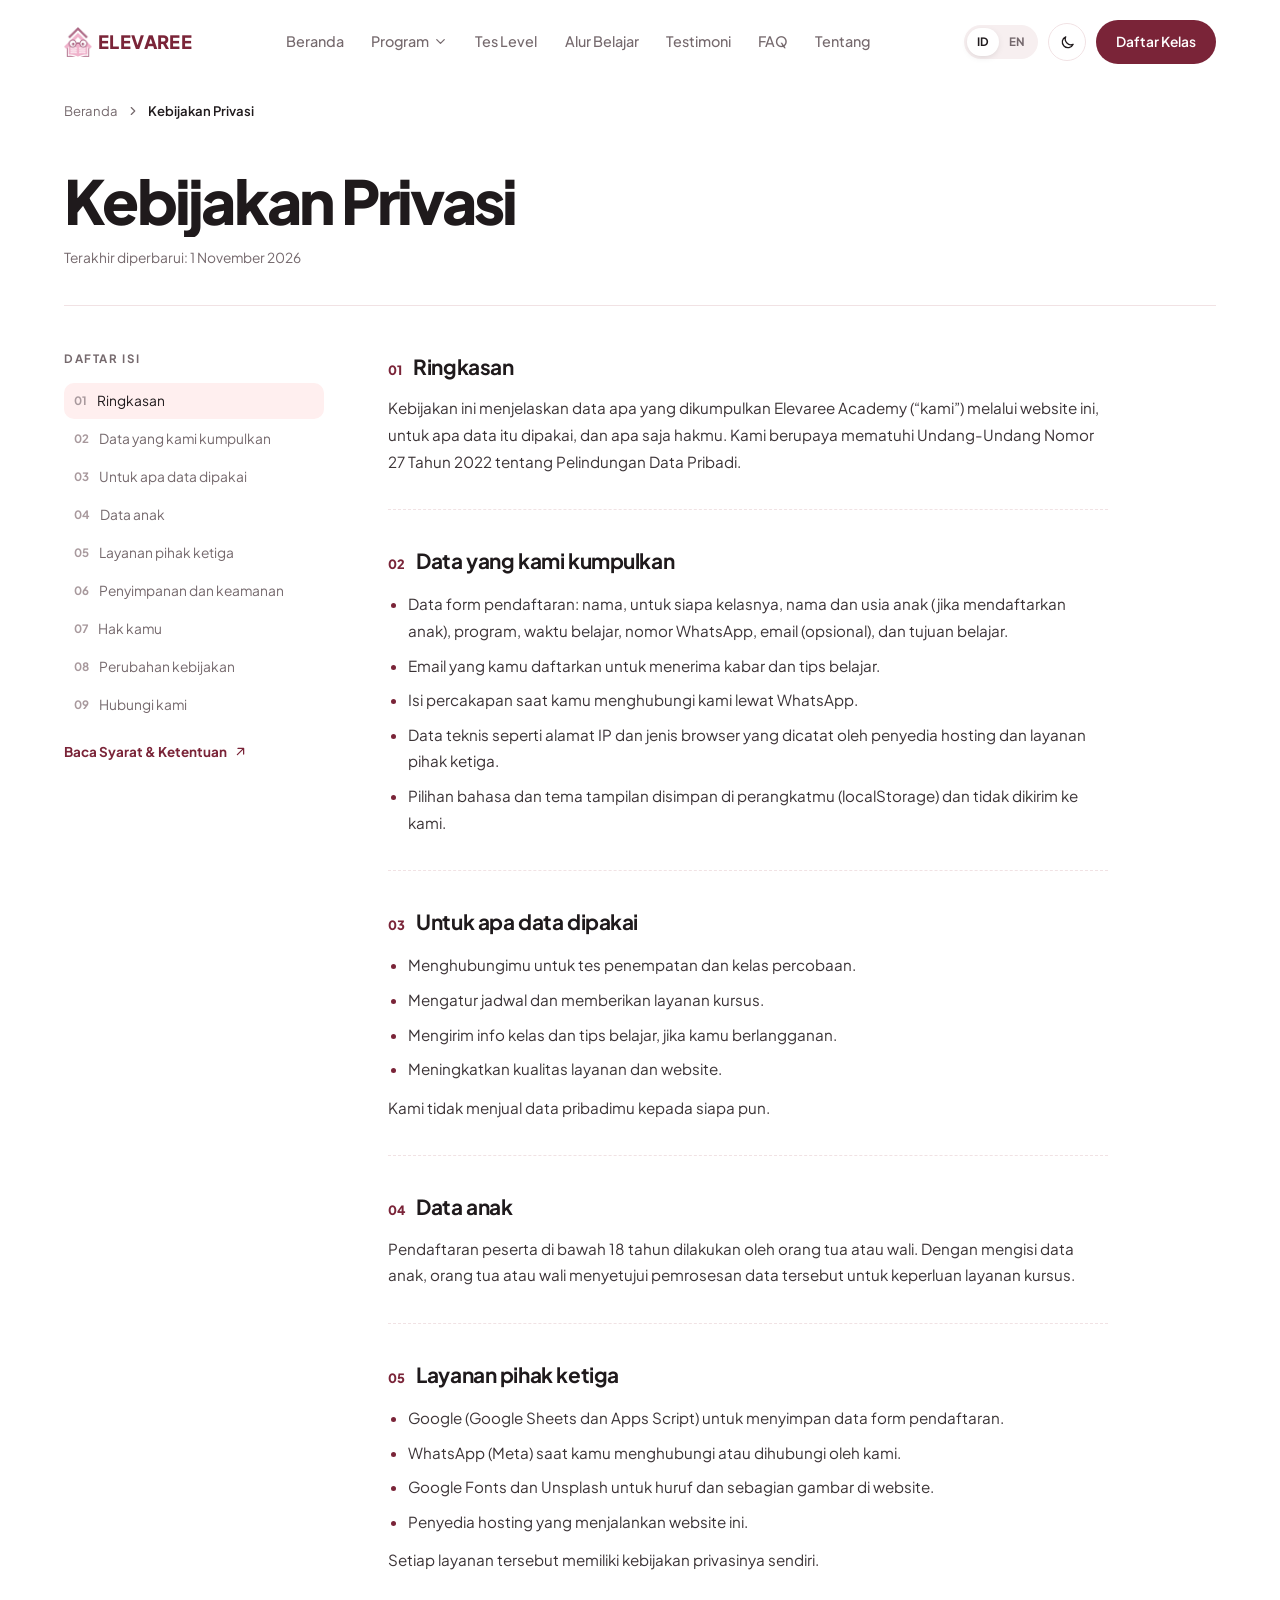
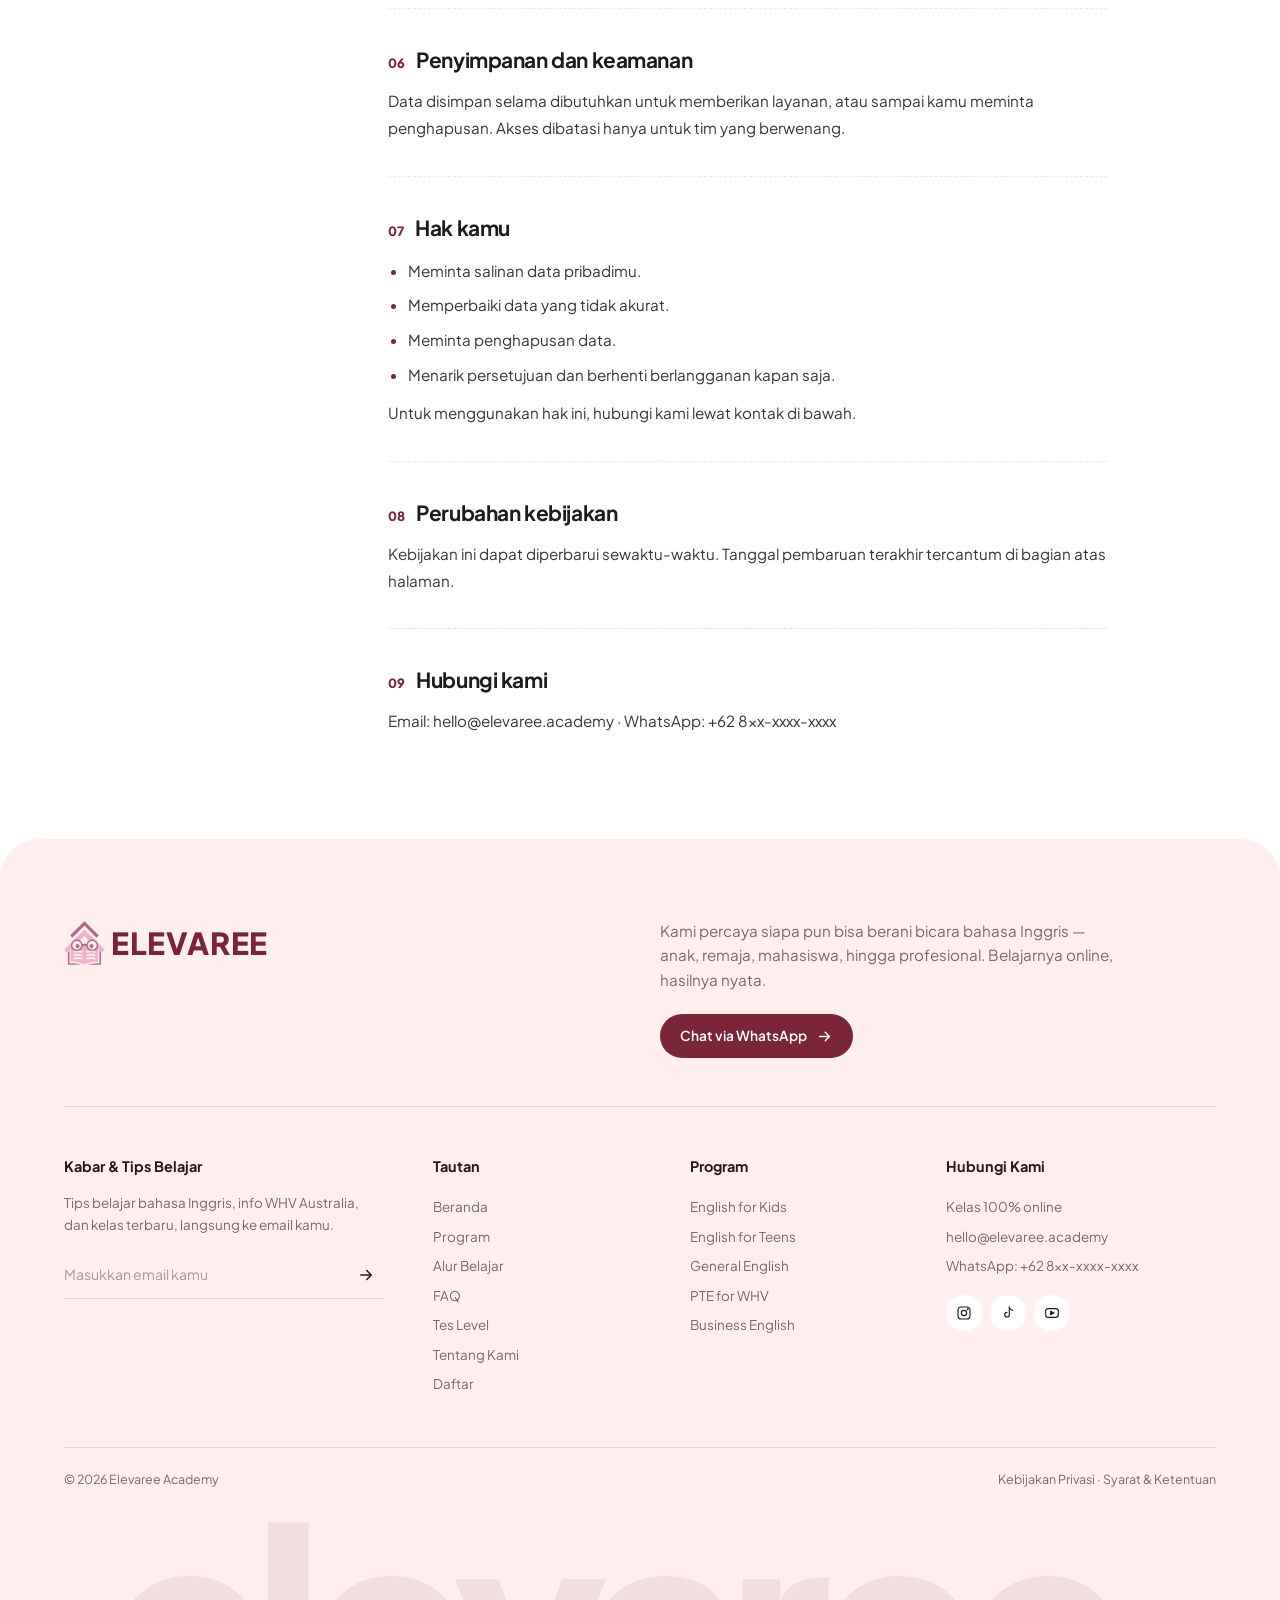
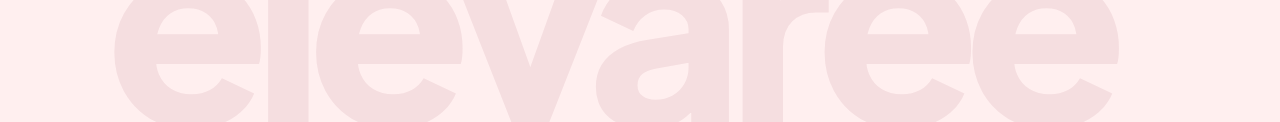
<file: kebijakan-privasi.html>
<!doctype html>
<html lang="id" data-title-en="Privacy Policy — Elevaree Academy" data-desc-en="How Elevaree Academy collects and protects your personal data.">
<head>
  <meta charset="utf-8" />
  <meta name="viewport" content="width=device-width, initial-scale=1" />
  <title>Kebijakan Privasi — Elevaree Academy</title>
  <meta name="description" content="Cara Elevaree Academy mengumpulkan dan melindungi data pribadimu." />
  <script>
    // pasang tema & bahasa sebelum halaman tampil, supaya tidak berkedip
    (function () {
      try {
        var t = localStorage.getItem('elv-theme');
        if (!t) t = matchMedia('(prefers-color-scheme: dark)').matches ? 'dark' : 'light';
        document.documentElement.setAttribute('data-theme', t);
        var l = localStorage.getItem('elv-lang');
        if (l === 'en') document.documentElement.lang = 'en';
      } catch (e) { document.documentElement.setAttribute('data-theme', 'light'); }
    })();
  </script>
  <link rel="icon" type="image/png" href="assets/img/favicon.png" />
  <link rel="apple-touch-icon" href="assets/img/apple-touch-icon.png" />
  <link rel="preconnect" href="https://fonts.googleapis.com" />
  <link rel="preconnect" href="https://fonts.gstatic.com" crossorigin />
  <link href="https://fonts.googleapis.com/css2?family=Plus+Jakarta+Sans:wght@400;500;600;700;800&display=swap" rel="stylesheet" />
  <link rel="stylesheet" href="css/style.css" />
</head>
<body class="page-legal">
  <div class="scroll-progress" aria-hidden="true"></div>

  <!-- ================= NAV ================= -->
  <header class="nav">
    <div class="container nav__inner">
      <a href="index.html#beranda" class="logo" aria-label="Elevaree Academy">
        <img class="logo__mark" src="assets/img/logo.png" alt="" width="28" height="30" />
        <span>ELEVAREE</span>
      </a>

      <nav class="nav__links" aria-label="Navigasi utama">
        <a href="index.html#beranda" data-en="Home">Beranda</a>

        <div class="dd">
          <button class="dd__btn" aria-expanded="false" aria-haspopup="true">
            <span data-en="Programs">Program</span>
            <svg viewBox="0 0 24 24" aria-hidden="true"><path d="m6 9 6 6 6-6"/></svg>
          </button>
          <div class="dd__panel">
            <a href="english-for-kids.html" class="dd__item"><i class="dot bg-mustard"></i><span><b>English for Kids</b><small data-en="Ages 7–12, learn through play">Usia 7–12, belajar sambil bermain</small></span></a>
            <a href="english-for-teens.html" class="dd__item"><i class="dot bg-lime"></i><span><b>English for Teens</b><small data-en="Ages 13–17, discussion &amp; presentation">Usia 13–17, diskusi &amp; presentasi</small></span></a>
            <a href="general-english.html" class="dd__item"><i class="dot bg-sage"></i><span><b>General English</b><small data-en="Everyday conversation for adults">Percakapan sehari-hari untuk dewasa</small></span></a>
            <a href="pte-for-whv.html" class="dd__item"><i class="dot bg-peach"></i><span><b>PTE for WHV</b><small data-en="For Australia WHV applicants">Untuk calon peserta WHV Australia</small></span></a>
            <a href="business-english.html" class="dd__item"><i class="dot bg-lilac"></i><span><b>Business English</b><small data-en="Meetings, emails &amp; job interviews">Meeting, email &amp; interview kerja</small></span></a>
          </div>
        </div>

        <a href="tes-level.html" data-en="Level Test">Tes Level</a>
        <a href="index.html#alur" data-en="How It Works">Alur Belajar</a>
        <a href="index.html#testimoni" data-en="Stories">Testimoni</a>
        <a href="index.html#faq">FAQ</a>
        <a href="tentang.html" data-en="About">Tentang</a>
      </nav>

      <div class="nav__right">
        <div class="lang" role="group" aria-label="Bahasa / Language">
          <button class="lang__btn is-active" data-lang="id" aria-pressed="true">ID</button>
          <button class="lang__btn" data-lang="en" aria-pressed="false">EN</button>
        </div>
        <button class="theme-btn" aria-label="Ganti mode gelap/terang" data-en-label="Toggle dark/light mode">
          <svg class="i-moon" viewBox="0 0 24 24"><path d="M20 14.5A8 8 0 0 1 9.5 4a8 8 0 1 0 10.5 10.5z"/></svg>
          <svg class="i-sun" viewBox="0 0 24 24"><circle cx="12" cy="12" r="4"/><path d="M12 2v2M12 20v2M4.9 4.9l1.4 1.4M17.7 17.7l1.4 1.4M2 12h2M20 12h2M4.9 19.1l1.4-1.4M17.7 6.3l1.4-1.4"/></svg>
        </button>
        <a href="daftar.html" data-trial class="btn btn--maroon btn--sm nav__cta" data-en="Join a Class">Daftar Kelas</a>
        <button class="nav__toggle" aria-label="Buka menu" aria-expanded="false"><span></span><span></span></button>
      </div>
    </div>
  </header>

  <main class="legal-page">
    <section class="pd-hero">
      <div class="container">
        <nav class="crumbs fade-in" style="--d:.05s" aria-label="Breadcrumb"><a href="index.html" data-en="Home">Beranda</a><span class="crumbs__sep" aria-hidden="true"><svg viewBox="0 0 24 24"><path d="m9 6 6 6-6 6"/></svg></span><b aria-current="page" data-en="Privacy Policy">Kebijakan Privasi</b></nav>
        <header class="legal__head">
          <h1 class="hero__title legal__title"><span class="line"><span data-en="Privacy Policy">Kebijakan Privasi</span></span></h1>
          <p class="legal__meta fade-in" style="--d:.4s"><span data-en="Last updated:">Terakhir diperbarui:</span> <span data-en="1 November 2026">1 November 2026</span></p>
        </header>
        <div class="legal">
          <aside class="legal__toc">
            <b data-en="Contents">Daftar isi</b>
            <ol><li><a href="#s1"><span data-en="Summary">Ringkasan</span></a></li><li><a href="#s2"><span data-en="Data we collect">Data yang kami kumpulkan</span></a></li><li><a href="#s3"><span data-en="How we use your data">Untuk apa data dipakai</span></a></li><li><a href="#s4"><span data-en="Children&#x27;s data">Data anak</span></a></li><li><a href="#s5"><span data-en="Third-party services">Layanan pihak ketiga</span></a></li><li><a href="#s6"><span data-en="Storage and security">Penyimpanan dan keamanan</span></a></li><li><a href="#s7"><span data-en="Your rights">Hak kamu</span></a></li><li><a href="#s8"><span data-en="Changes to this policy">Perubahan kebijakan</span></a></li><li><a href="#s9"><span data-en="Contact us">Hubungi kami</span></a></li></ol>
            <a href="syarat-ketentuan.html" class="legal__other"><span data-en="Read the Terms &amp; Conditions">Baca Syarat &amp; Ketentuan</span> <svg viewBox="0 0 24 24"><path d="M7 17 17 7M8 7h9v9"/></svg></a>
          </aside>
          <article class="legal__body"><section class="legal__sec" id="s1"><h2><span class="legal__n">01</span><span data-en="Summary">Ringkasan</span></h2><p data-en="This policy explains what data Elevaree Academy (“we”) collects through this website, how it is used, and what your rights are. We aim to comply with Indonesia&#x27;s Personal Data Protection Law (Law No. 27 of 2022).">Kebijakan ini menjelaskan data apa yang dikumpulkan Elevaree Academy (“kami”) melalui website ini, untuk apa data itu dipakai, dan apa saja hakmu. Kami berupaya mematuhi Undang-Undang Nomor 27 Tahun 2022 tentang Pelindungan Data Pribadi.</p></section><section class="legal__sec" id="s2"><h2><span class="legal__n">02</span><span data-en="Data we collect">Data yang kami kumpulkan</span></h2><ul><li><span data-en="Registration form data: name, who the class is for, child&#x27;s name and age (if registering a child), programme, preferred time, WhatsApp number, email (optional), and learning goal.">Data form pendaftaran: nama, untuk siapa kelasnya, nama dan usia anak (jika mendaftarkan anak), program, waktu belajar, nomor WhatsApp, email (opsional), dan tujuan belajar.</span></li><li><span data-en="The email you submit to receive news and learning tips.">Email yang kamu daftarkan untuk menerima kabar dan tips belajar.</span></li><li><span data-en="The content of conversations when you contact us on WhatsApp.">Isi percakapan saat kamu menghubungi kami lewat WhatsApp.</span></li><li><span data-en="Technical data such as IP address and browser type recorded by our hosting provider and third-party services.">Data teknis seperti alamat IP dan jenis browser yang dicatat oleh penyedia hosting dan layanan pihak ketiga.</span></li><li><span data-en="Your language and theme choices are stored on your device (localStorage) and are not sent to us.">Pilihan bahasa dan tema tampilan disimpan di perangkatmu (localStorage) dan tidak dikirim ke kami.</span></li></ul></section><section class="legal__sec" id="s3"><h2><span class="legal__n">03</span><span data-en="How we use your data">Untuk apa data dipakai</span></h2><ul><li><span data-en="To contact you about the placement test and trial class.">Menghubungimu untuk tes penempatan dan kelas percobaan.</span></li><li><span data-en="To arrange schedules and deliver our courses.">Mengatur jadwal dan memberikan layanan kursus.</span></li><li><span data-en="To send class news and learning tips, if you subscribe.">Mengirim info kelas dan tips belajar, jika kamu berlangganan.</span></li><li><span data-en="To improve our services and website.">Meningkatkan kualitas layanan dan website.</span></li></ul><p data-en="We never sell your personal data.">Kami tidak menjual data pribadimu kepada siapa pun.</p></section><section class="legal__sec" id="s4"><h2><span class="legal__n">04</span><span data-en="Children&#x27;s data">Data anak</span></h2><p data-en="Learners under 18 must be registered by a parent or guardian. By entering a child&#x27;s details, the parent or guardian consents to that data being processed to provide the course.">Pendaftaran peserta di bawah 18 tahun dilakukan oleh orang tua atau wali. Dengan mengisi data anak, orang tua atau wali menyetujui pemrosesan data tersebut untuk keperluan layanan kursus.</p></section><section class="legal__sec" id="s5"><h2><span class="legal__n">05</span><span data-en="Third-party services">Layanan pihak ketiga</span></h2><ul><li><span data-en="Google (Google Sheets and Apps Script) to store registration form data.">Google (Google Sheets dan Apps Script) untuk menyimpan data form pendaftaran.</span></li><li><span data-en="WhatsApp (Meta) when you contact us or we contact you.">WhatsApp (Meta) saat kamu menghubungi atau dihubungi oleh kami.</span></li><li><span data-en="Google Fonts and Unsplash for fonts and some images on the website.">Google Fonts dan Unsplash untuk huruf dan sebagian gambar di website.</span></li><li><span data-en="The hosting provider that runs this website.">Penyedia hosting yang menjalankan website ini.</span></li></ul><p data-en="Each of these services has its own privacy policy.">Setiap layanan tersebut memiliki kebijakan privasinya sendiri.</p></section><section class="legal__sec" id="s6"><h2><span class="legal__n">06</span><span data-en="Storage and security">Penyimpanan dan keamanan</span></h2><p data-en="Data is kept for as long as needed to provide our services, or until you ask us to delete it. Access is limited to authorised team members.">Data disimpan selama dibutuhkan untuk memberikan layanan, atau sampai kamu meminta penghapusan. Akses dibatasi hanya untuk tim yang berwenang.</p></section><section class="legal__sec" id="s7"><h2><span class="legal__n">07</span><span data-en="Your rights">Hak kamu</span></h2><ul><li><span data-en="Request a copy of your personal data.">Meminta salinan data pribadimu.</span></li><li><span data-en="Correct inaccurate data.">Memperbaiki data yang tidak akurat.</span></li><li><span data-en="Request deletion of your data.">Meminta penghapusan data.</span></li><li><span data-en="Withdraw consent and unsubscribe at any time.">Menarik persetujuan dan berhenti berlangganan kapan saja.</span></li></ul><p data-en="To exercise these rights, contact us using the details below.">Untuk menggunakan hak ini, hubungi kami lewat kontak di bawah.</p></section><section class="legal__sec" id="s8"><h2><span class="legal__n">08</span><span data-en="Changes to this policy">Perubahan kebijakan</span></h2><p data-en="We may update this policy from time to time. The last-updated date is shown at the top of this page.">Kebijakan ini dapat diperbarui sewaktu-waktu. Tanggal pembaruan terakhir tercantum di bagian atas halaman.</p></section><section class="legal__sec" id="s9"><h2><span class="legal__n">09</span><span data-en="Contact us">Hubungi kami</span></h2><p data-en="Email: hello@elevaree.academy · WhatsApp: +62 8xx-xxxx-xxxx">Email: hello@elevaree.academy · WhatsApp: +62 8xx-xxxx-xxxx</p></section></article>
        </div>
      </div>
    </section>
  </main>

  <!-- ================= FOOTER ================= -->
  <footer class="footer" id="kontak">
    <div class="container">
      <div class="footer__top" data-reveal>
        <a href="index.html#beranda" class="logo logo--lg" aria-label="Elevaree Academy">
          <img class="logo__mark" src="assets/img/logo.png" alt="" width="28" height="30" />
          <span>ELEVAREE</span>
        </a>
        <div class="footer__pitch">
          <p data-en="We believe anyone can speak English with confidence — kids, teens, students, and professionals. Learning is online, results are real.">Kami percaya siapa pun bisa berani bicara bahasa Inggris — anak, remaja, mahasiswa, hingga profesional. Belajarnya online, hasilnya nyata.</p>
          <a href="#kontak" data-wa="other" class="btn btn--maroon btn--sm"><span data-en="Chat on WhatsApp">Chat via WhatsApp</span>
            <svg viewBox="0 0 24 24"><path d="M5 12h14M13 6l6 6-6 6"/></svg>
          </a>
        </div>
      </div>

      <div class="footer__grid">
        <div class="footer__news" data-reveal>
          <b data-en="News &amp; Learning Tips">Kabar &amp; Tips Belajar</b>
          <p data-en="English learning tips, Australia WHV info, and new classes — straight to your inbox.">Tips belajar bahasa Inggris, info WHV Australia, dan kelas terbaru, langsung ke email kamu.</p>
          <form class="newsletter" novalidate>
            <input type="email" placeholder="Masukkan email kamu" data-en-ph="Enter your email" aria-label="Email" required />
            <button type="submit" aria-label="Kirim"><svg viewBox="0 0 24 24"><path d="M5 12h14M13 6l6 6-6 6"/></svg></button>
          </form>
          <p class="newsletter__msg" role="status" aria-live="polite"></p>
        </div>
        <div data-reveal style="--delay:.06s">
          <b data-en="Links">Tautan</b>
          <a href="index.html#beranda" data-en="Home">Beranda</a><a href="index.html#program" data-en="Programs">Program</a><a href="index.html#alur" data-en="How It Works">Alur Belajar</a><a href="index.html#faq">FAQ</a><a href="tes-level.html" data-en="Level Test">Tes Level</a><a href="tentang.html" data-en="About Us">Tentang Kami</a><a href="daftar.html" data-en="Register">Daftar</a>
        </div>
        <div data-reveal style="--delay:.12s">
          <b data-en="Programs">Program</b>
          <a href="english-for-kids.html">English for Kids</a><a href="english-for-teens.html">English for Teens</a><a href="general-english.html">General English</a><a href="pte-for-whv.html">PTE for WHV</a><a href="business-english.html">Business English</a>
        </div>
        <div data-reveal style="--delay:.18s">
          <b data-en="Contact Us">Hubungi Kami</b>
          <a href="#" data-en="100% online classes">Kelas 100% online</a>
          <a href="#">hello@elevaree.academy</a>
          <a href="#kontak" data-wa="other">WhatsApp: +62 8xx-xxxx-xxxx</a>
          <div class="socials">
            <a href="#" aria-label="Instagram"><svg viewBox="0 0 24 24"><rect x="3" y="3" width="18" height="18" rx="5"/><circle cx="12" cy="12" r="4"/><circle cx="17.5" cy="6.5" r=".6" fill="currentColor"/></svg></a>
            <a href="#" aria-label="TikTok"><svg viewBox="0 0 24 24"><path d="M14 3v11.5a3.5 3.5 0 1 1-3.5-3.5"/><path d="M14 3c.5 2.8 2.4 4.6 5 5"/></svg></a>
            <a href="#" aria-label="YouTube"><svg viewBox="0 0 24 24"><rect x="2.5" y="5.5" width="19" height="13" rx="4"/><path d="m10 9.5 5 2.5-5 2.5z" fill="currentColor"/></svg></a>
          </div>
        </div>
      </div>

      <div class="footer__bottom">
        <span>© <span id="year">2026</span> Elevaree Academy</span>
        <span><a href="kebijakan-privasi.html" data-en="Privacy Policy">Kebijakan Privasi</a> · <a href="syarat-ketentuan.html" data-en="Terms &amp; Conditions">Syarat &amp; Ketentuan</a></span>
      </div>
    </div>
    <div class="footer__word" aria-hidden="true">elevaree</div>
  </footer>

  <!-- ================= TOMBOL WHATSAPP MELAYANG ================= -->
  <div class="wa-float">
    <div class="wa-pop" id="wa-pop" role="dialog" aria-label="Chat WhatsApp" aria-hidden="true">
      <div class="wa-pop__head">
        <span class="wa-pop__avatar">
          <img src="assets/img/logo.png" alt="" />
        </span>
        <div><b>Elevaree Academy</b><small data-en="Ask us anything">Tanya apa saja ke tim kami</small></div>
        <button type="button" class="wa-pop__close" aria-label="Tutup" data-en-label="Close"><svg viewBox="0 0 24 24"><path d="M6 6l12 12M18 6 6 18"/></svg></button>
      </div>
      <div class="wa-pop__body">
        <p class="wa-bubble" data-en="Hi! 👋 What would you like to ask about?">Halo! 👋 Mau tanya tentang apa?</p>
        <div class="wa-quick">
          <button type="button" data-wa="kids" data-en="Classes for kids">Kelas untuk anak</button>
          <button type="button" data-wa="teens" data-en="Classes for teens">Kelas untuk remaja</button>
          <button type="button" data-wa="pte" data-en="PTE for Australia WHV">PTE untuk WHV Australia</button>
          <button type="button" data-wa="business">Business English</button>
          <button type="button" data-wa="price" data-en="Prices &amp; promos">Harga &amp; promo</button>
          <button type="button" data-wa="other" data-en="Something else">Pertanyaan lain</button>
        </div>
      </div>
    </div>
    <button type="button" class="wa-btn" aria-expanded="false" aria-controls="wa-pop" aria-label="Chat lewat WhatsApp" data-en-label="Chat on WhatsApp">
      <svg class="wa-ico" viewBox="0 0 24 24"><path d="M20 11.6a8.3 8.3 0 0 1-12.3 7.2L3.5 20l1.3-4A8.3 8.3 0 1 1 20 11.6z"/><path d="M9 8.3c-.3.9.1 2.4 1.5 3.8s2.9 1.9 3.8 1.6l.9-1.2-1.6-.9-.8.6a4.6 4.6 0 0 1-2.1-2.1l.6-.8-.9-1.6z"/></svg>
      <span class="wa-btn__label" data-en="Ask on WhatsApp">Tanya via WhatsApp</span>
    </button>
  </div>

  <script src="js/config.js"></script>
  <script src="js/content.js"></script>
  <script src="js/batches.js"></script>
  <script src="js/main.js"></script>
</body>
</html>
</file>
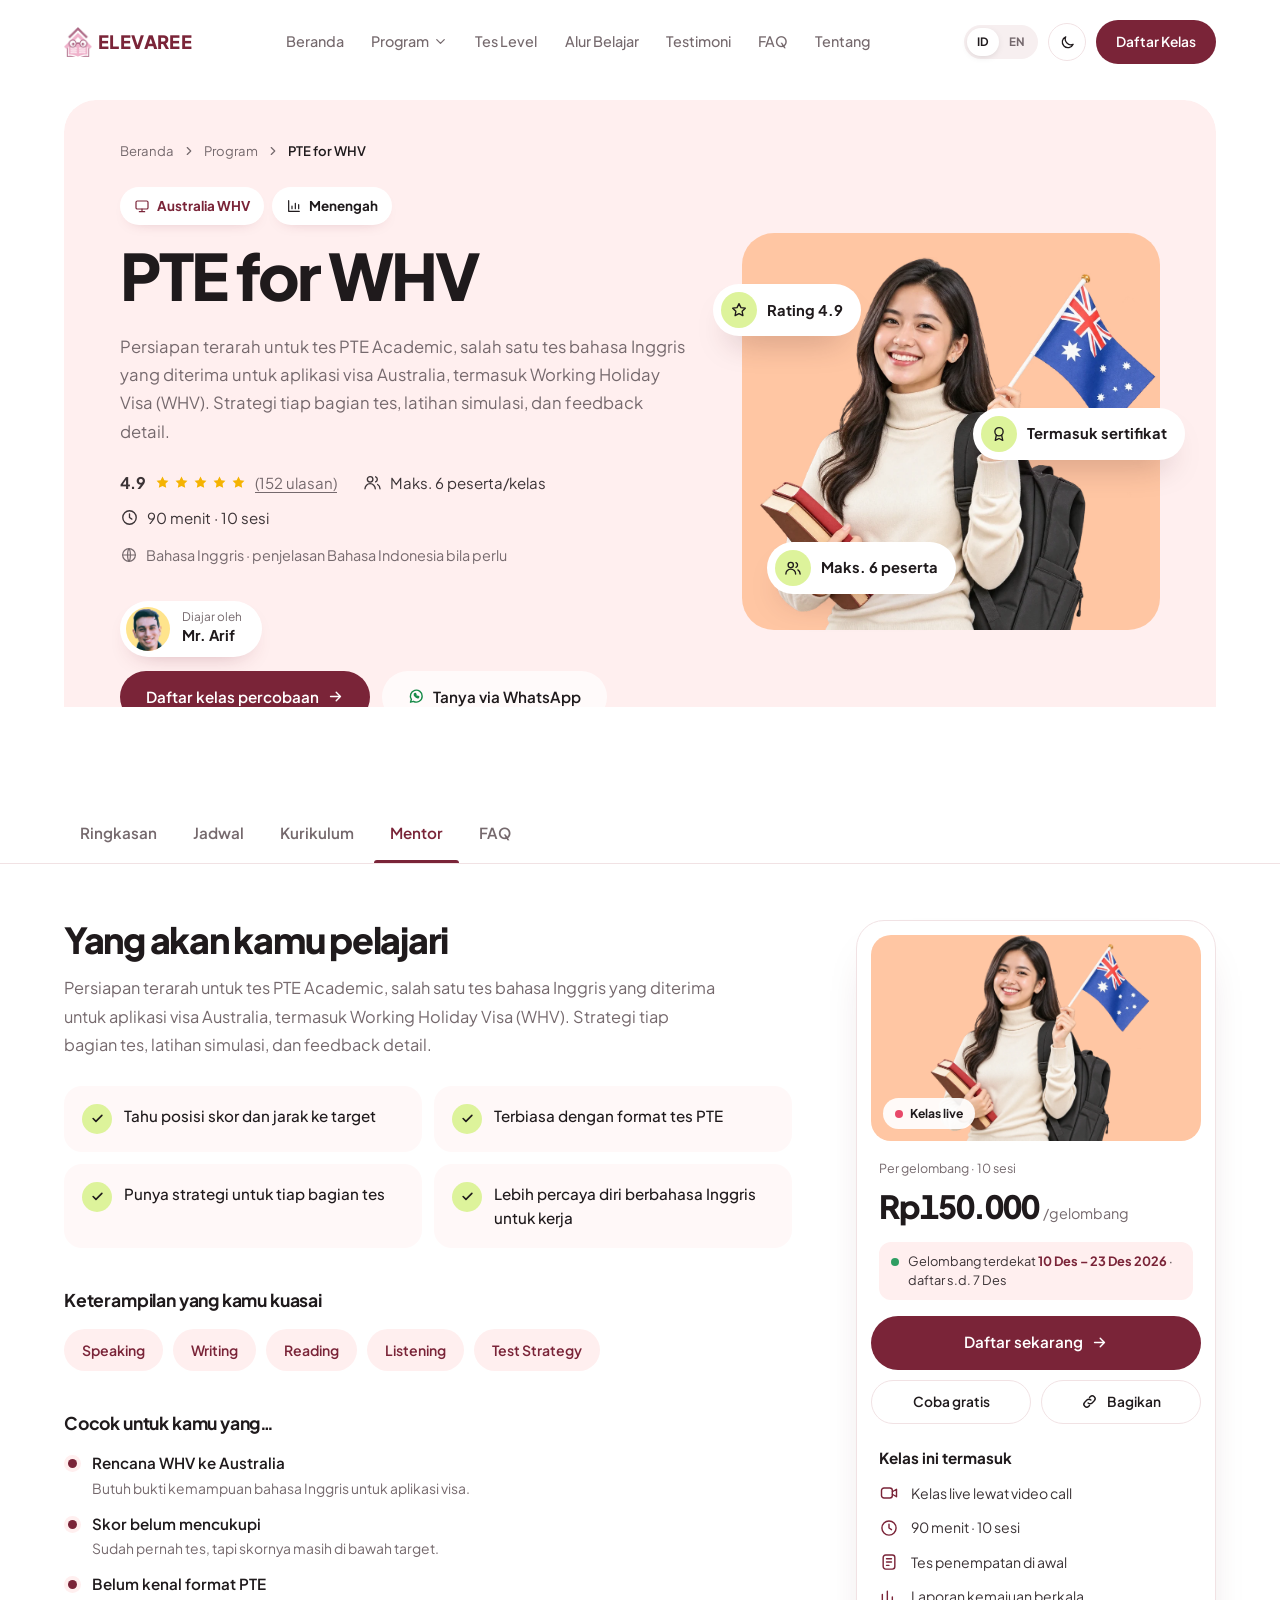
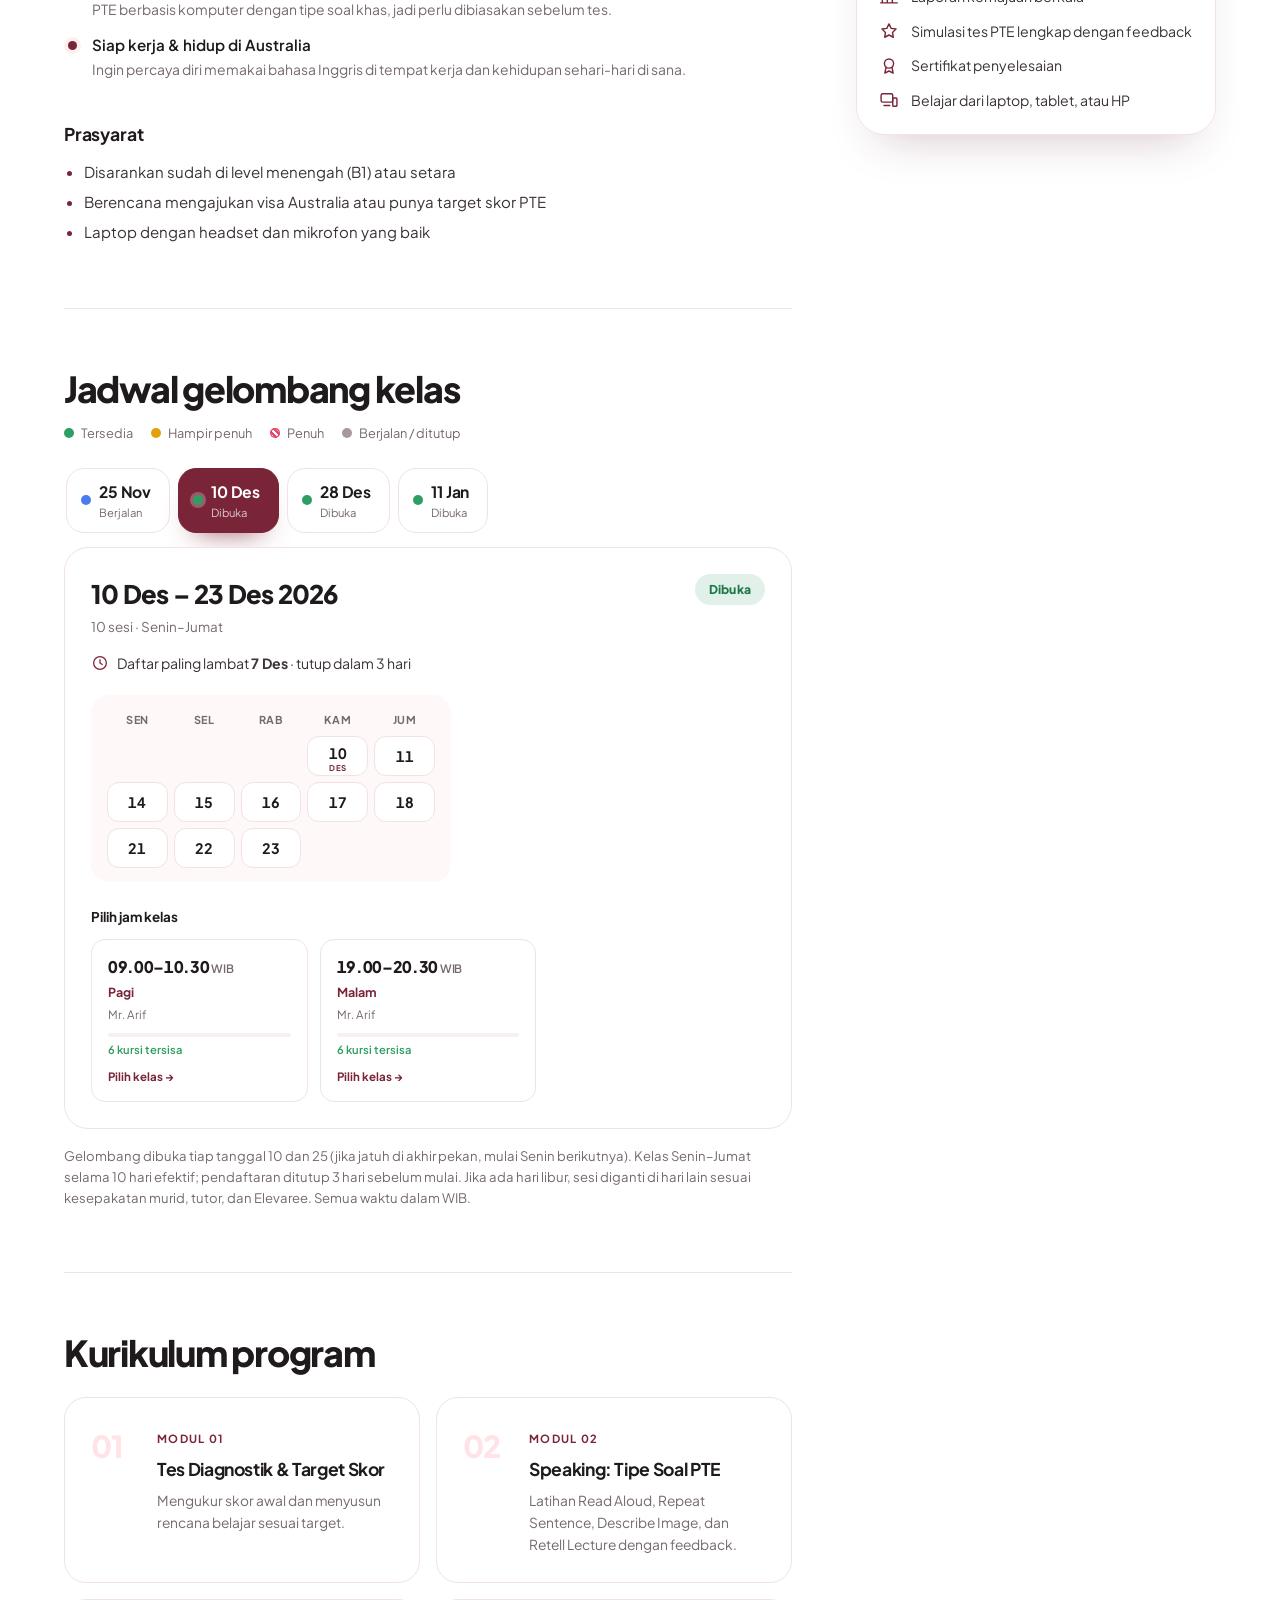
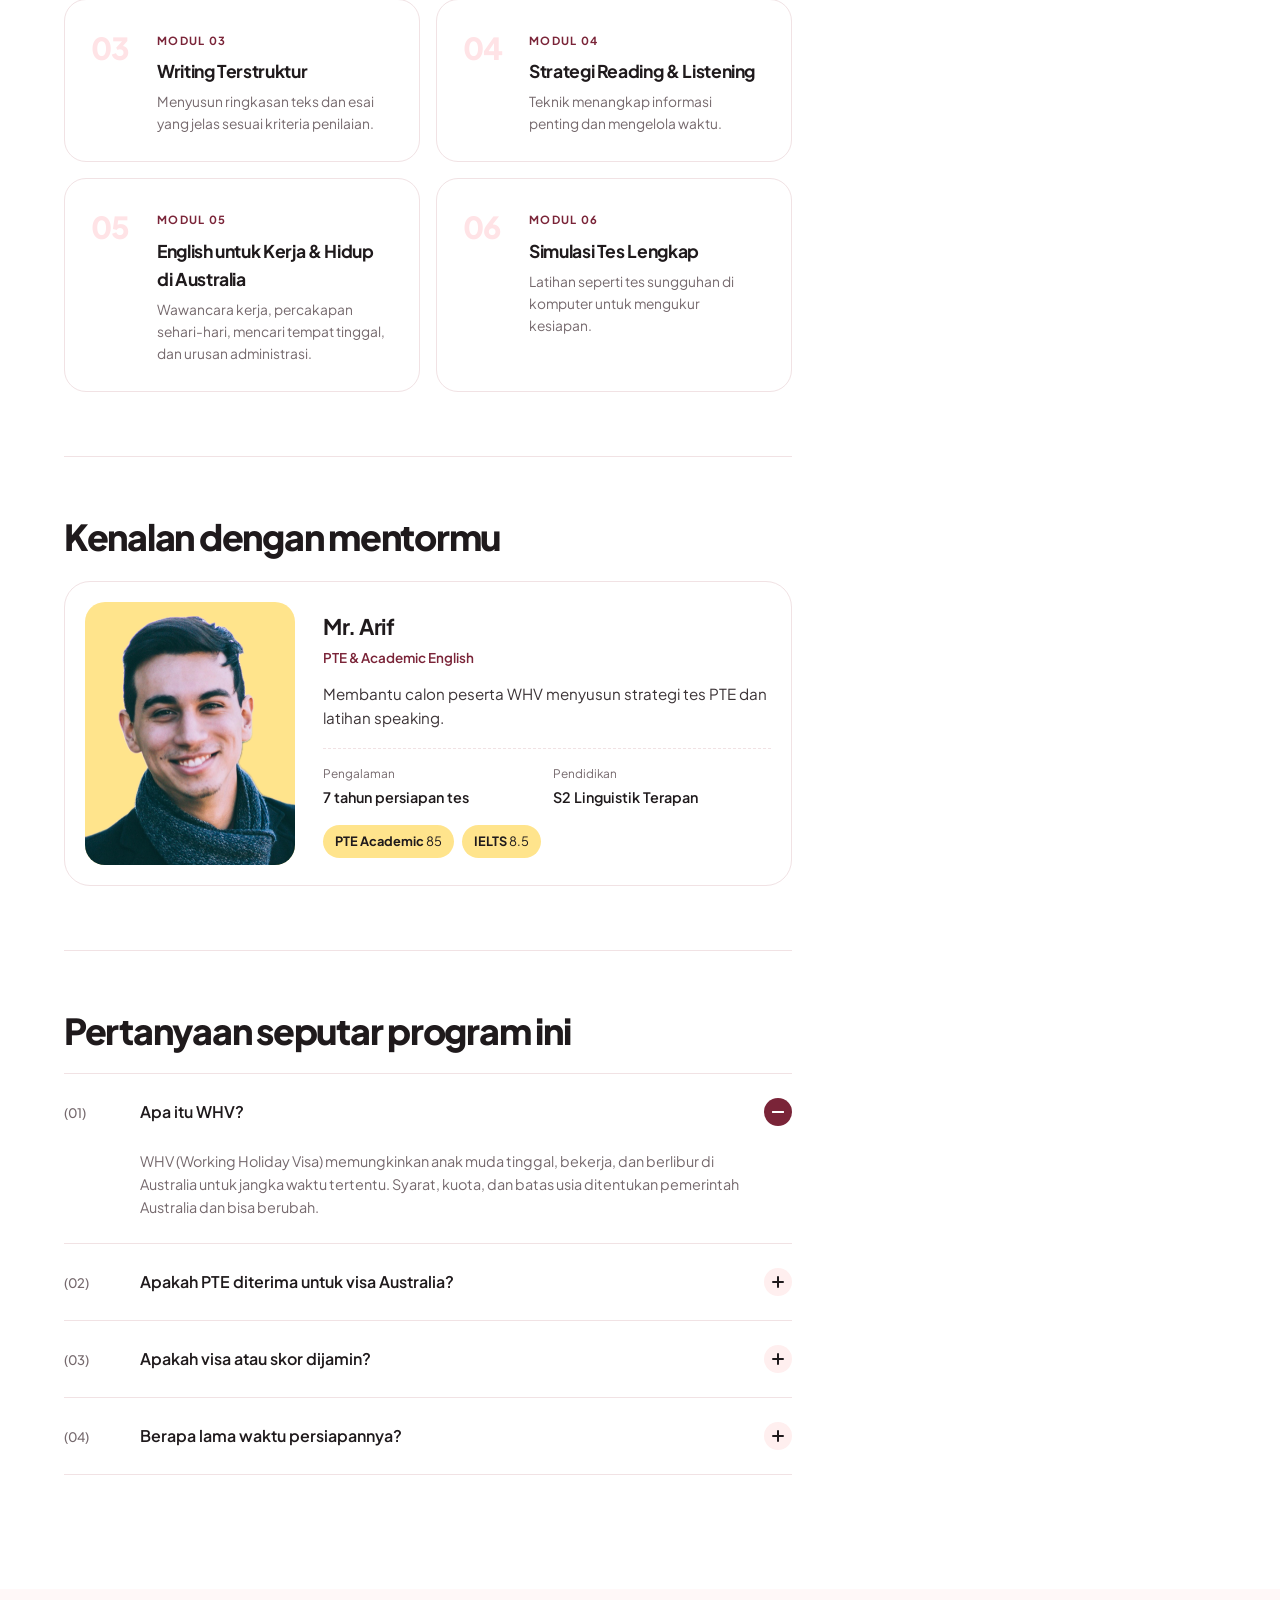
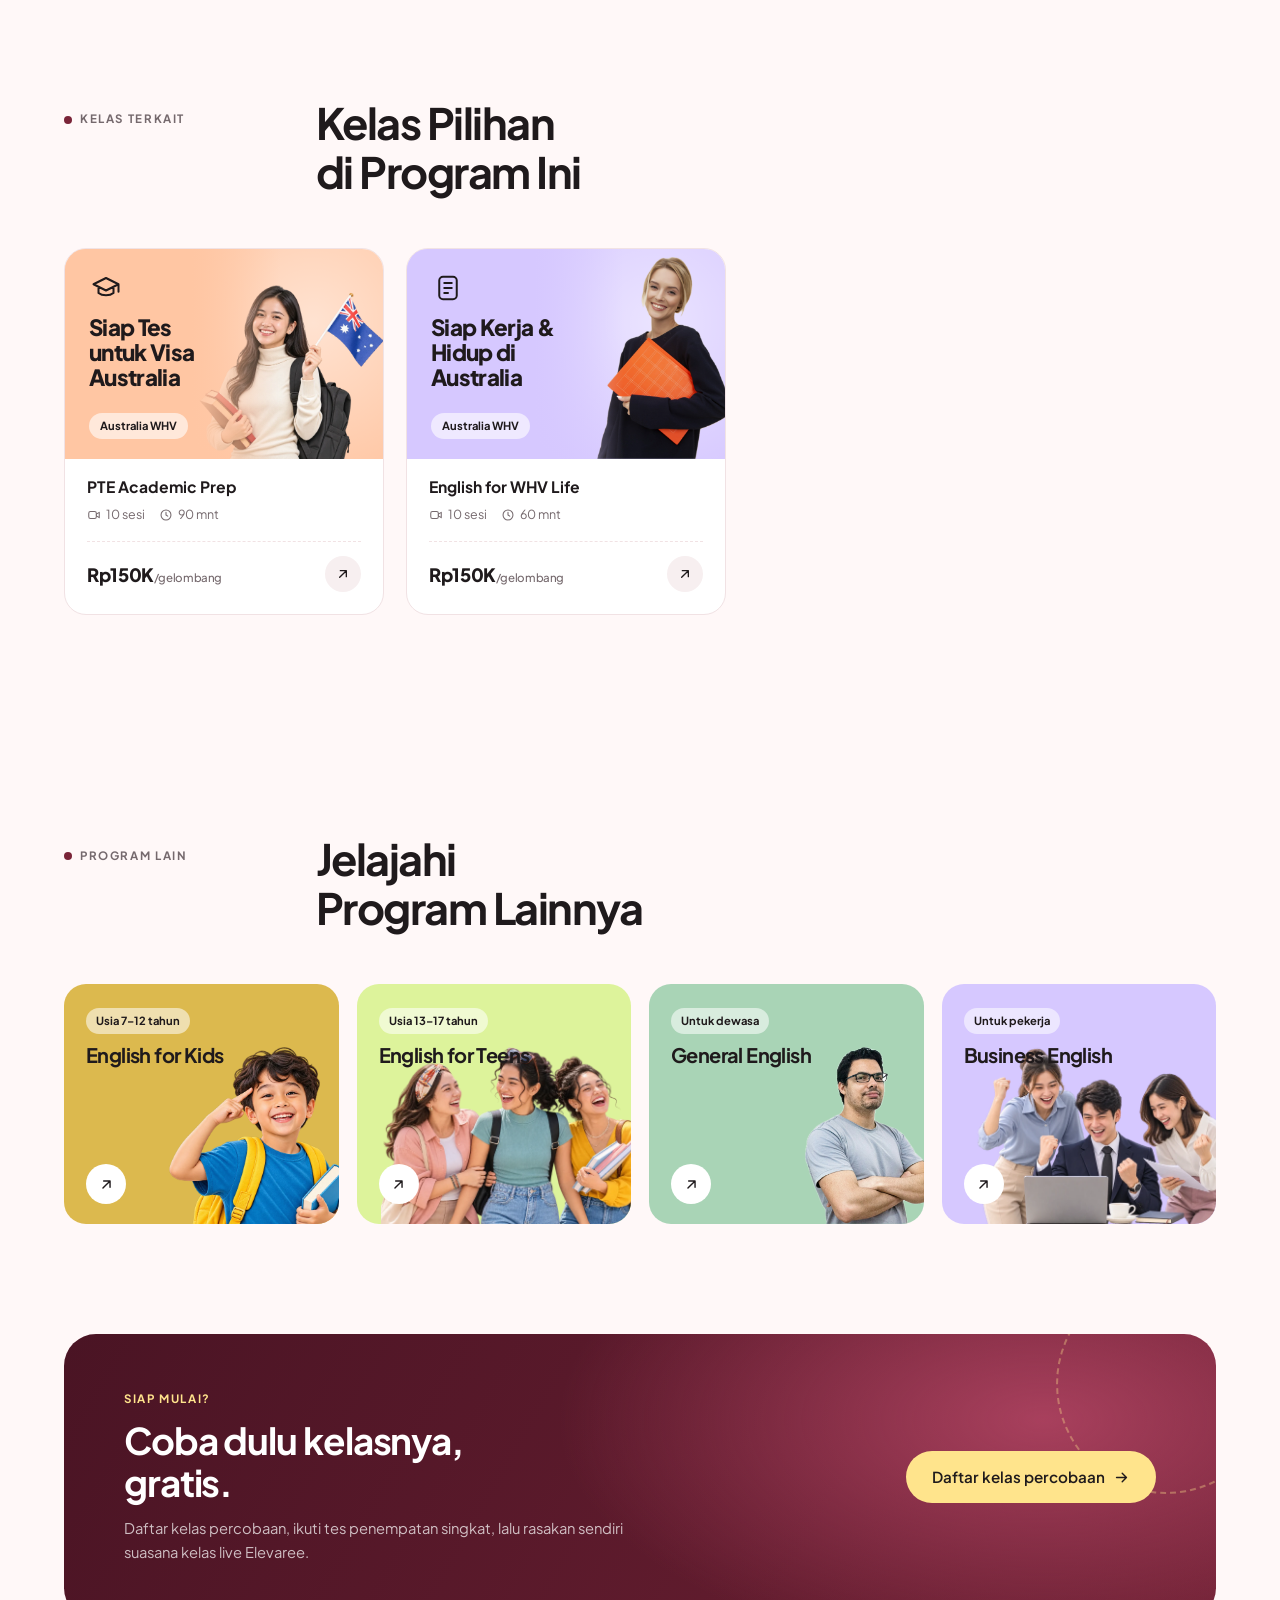
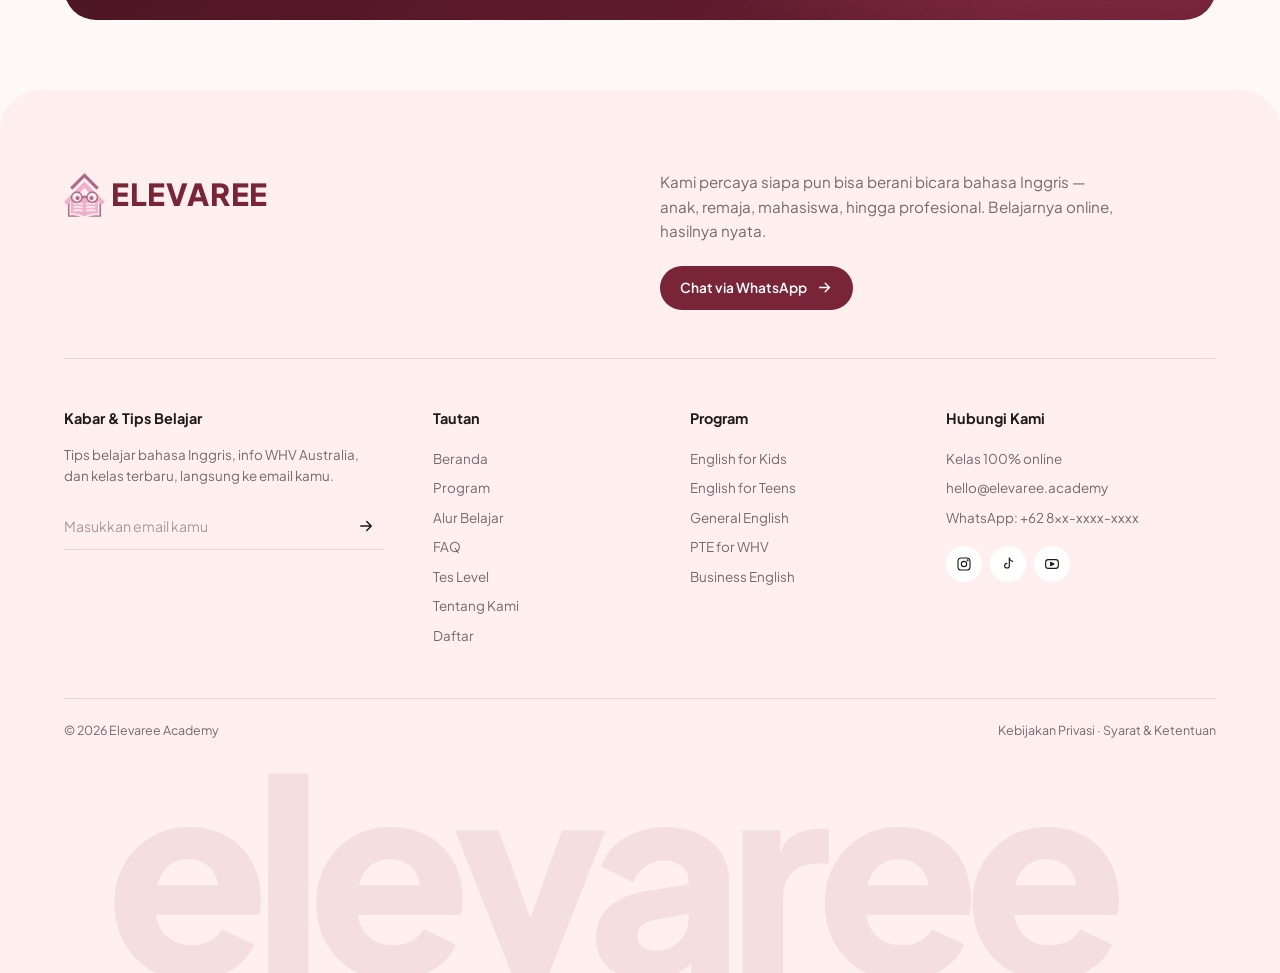
<file: pte-for-whv.html>
<!doctype html>
<html lang="id" data-title-en="PTE for WHV — Elevaree Academy" data-desc-en="Focused preparation for the PTE Academic test, one of the English tests accepted for Australian visa applications, including the Working Holiday Visa (WHV). Section-by-section strategy, mock tests, and detailed feedback.">
<head>
  <meta charset="utf-8" />
  <meta name="viewport" content="width=device-width, initial-scale=1" />
  <title>PTE for WHV — Elevaree Academy</title>
  <meta name="description" content="Persiapan terarah untuk tes PTE Academic, salah satu tes bahasa Inggris yang diterima untuk aplikasi visa Australia, termasuk Working Holiday Visa (WHV). Strategi tiap bagian tes, latihan simulasi, dan feedback detail." />
  <script>
    // pasang tema & bahasa sebelum halaman tampil, supaya tidak berkedip
    (function () {
      try {
        var t = localStorage.getItem('elv-theme');
        if (!t) t = matchMedia('(prefers-color-scheme: dark)').matches ? 'dark' : 'light';
        document.documentElement.setAttribute('data-theme', t);
        var l = localStorage.getItem('elv-lang');
        if (l === 'en') document.documentElement.lang = 'en';
      } catch (e) { document.documentElement.setAttribute('data-theme', 'light'); }
    })();
  </script>
  <link rel="icon" type="image/png" href="assets/img/favicon.png" />
  <link rel="apple-touch-icon" href="assets/img/apple-touch-icon.png" />
  <link rel="preconnect" href="https://fonts.googleapis.com" />
  <link rel="preconnect" href="https://fonts.gstatic.com" crossorigin />
  <link href="https://fonts.googleapis.com/css2?family=Plus+Jakarta+Sans:wght@400;500;600;700;800&display=swap" rel="stylesheet" />
  <link rel="stylesheet" href="css/style.css" />
</head>
<body class="page-program">
  <div class="scroll-progress" aria-hidden="true"></div>

  <!-- ================= NAV ================= -->
  <header class="nav">
    <div class="container nav__inner">
      <a href="index.html#beranda" class="logo" aria-label="Elevaree Academy">
        <img class="logo__mark" src="assets/img/logo.png" alt="" width="28" height="30" />
        <span>ELEVAREE</span>
      </a>

      <nav class="nav__links" aria-label="Navigasi utama">
        <a href="index.html#beranda" data-en="Home">Beranda</a>

        <div class="dd">
          <button class="dd__btn" aria-expanded="false" aria-haspopup="true">
            <span data-en="Programs">Program</span>
            <svg viewBox="0 0 24 24" aria-hidden="true"><path d="m6 9 6 6 6-6"/></svg>
          </button>
          <div class="dd__panel">
            <a href="english-for-kids.html" class="dd__item"><i class="dot bg-mustard"></i><span><b>English for Kids</b><small data-en="Ages 7–12, learn through play">Usia 7–12, belajar sambil bermain</small></span></a>
            <a href="english-for-teens.html" class="dd__item"><i class="dot bg-lime"></i><span><b>English for Teens</b><small data-en="Ages 13–17, discussion &amp; presentation">Usia 13–17, diskusi &amp; presentasi</small></span></a>
            <a href="general-english.html" class="dd__item"><i class="dot bg-sage"></i><span><b>General English</b><small data-en="Everyday conversation for adults">Percakapan sehari-hari untuk dewasa</small></span></a>
            <a href="pte-for-whv.html" class="dd__item"><i class="dot bg-peach"></i><span><b>PTE for WHV</b><small data-en="For Australia WHV applicants">Untuk calon peserta WHV Australia</small></span></a>
            <a href="business-english.html" class="dd__item"><i class="dot bg-lilac"></i><span><b>Business English</b><small data-en="Meetings, emails &amp; job interviews">Meeting, email &amp; interview kerja</small></span></a>
          </div>
        </div>

        <a href="tes-level.html" data-en="Level Test">Tes Level</a>
        <a href="index.html#alur" data-en="How It Works">Alur Belajar</a>
        <a href="index.html#testimoni" data-en="Stories">Testimoni</a>
        <a href="index.html#faq">FAQ</a>
        <a href="tentang.html" data-en="About">Tentang</a>
      </nav>

      <div class="nav__right">
        <div class="lang" role="group" aria-label="Bahasa / Language">
          <button class="lang__btn is-active" data-lang="id" aria-pressed="true">ID</button>
          <button class="lang__btn" data-lang="en" aria-pressed="false">EN</button>
        </div>
        <button class="theme-btn" aria-label="Ganti mode gelap/terang" data-en-label="Toggle dark/light mode">
          <svg class="i-moon" viewBox="0 0 24 24"><path d="M20 14.5A8 8 0 0 1 9.5 4a8 8 0 1 0 10.5 10.5z"/></svg>
          <svg class="i-sun" viewBox="0 0 24 24"><circle cx="12" cy="12" r="4"/><path d="M12 2v2M12 20v2M4.9 4.9l1.4 1.4M17.7 17.7l1.4 1.4M2 12h2M20 12h2M4.9 19.1l1.4-1.4M17.7 6.3l1.4-1.4"/></svg>
        </button>
        <a href="daftar.html" data-trial class="btn btn--maroon btn--sm nav__cta" data-en="Join a Class">Daftar Kelas</a>
        <button class="nav__toggle" aria-label="Buka menu" aria-expanded="false"><span></span><span></span></button>
      </div>
    </div>
  </header>

  <main class="pd">
    <!-- ================= BANNER PROGRAM ================= -->
    <section class="pd-hero">
      <div class="container">
        <div class="pdh">
          <div class="pdh__copy">
            <nav class="crumbs fade-in" style="--d:.05s" aria-label="Breadcrumb">
              <a href="index.html" data-en="Home">Beranda</a><span class="crumbs__sep" aria-hidden="true"><svg viewBox="0 0 24 24"><path d="m9 6 6 6-6 6"/></svg></span>
              <a href="index.html#program" data-en="Programs">Program</a><span class="crumbs__sep" aria-hidden="true"><svg viewBox="0 0 24 24"><path d="m9 6 6 6-6 6"/></svg></span>
              <b aria-current="page">PTE for WHV</b>
            </nav>
            <div class="pdh__tags fade-in" style="--d:.15s">
              <span class="pdh__tag pdh__tag--cat"><svg viewBox="0 0 24 24"><rect x="3" y="4.5" width="18" height="12" rx="2"/><path d="M8 20.5h8M12 16.5v4"/></svg><span data-en="Australia WHV">Australia WHV</span></span>
              <span class="pdh__tag"><svg viewBox="0 0 24 24"><path d="M4 20V4M4 20h16M9 16v-4M14 16V8M19 16v-6"/></svg><span data-en="Intermediate">Menengah</span></span>
            </div>
            <h1 class="hero__title pdh__title"><span class="line"><span>PTE for WHV</span></span></h1>
            <p class="pdh__lead fade-in" style="--d:.5s" data-en="Focused preparation for the PTE Academic test, one of the English tests accepted for Australian visa applications, including the Working Holiday Visa (WHV). Section-by-section strategy, mock tests, and detailed feedback.">Persiapan terarah untuk tes PTE Academic, salah satu tes bahasa Inggris yang diterima untuk aplikasi visa Australia, termasuk Working Holiday Visa (WHV). Strategi tiap bagian tes, latihan simulasi, dan feedback detail.</p>
            <ul class="pdh__meta fade-in" style="--d:.65s">
              <li class="pdh__rating"><b>4.9</b><span class="stars" aria-hidden="true"><svg viewBox="0 0 24 24"><path d="M12 3.5l2.6 5.3 5.8.8-4.2 4.1 1 5.8L12 16.8l-5.2 2.7 1-5.8-4.2-4.1 5.8-.8z"/></svg><svg viewBox="0 0 24 24"><path d="M12 3.5l2.6 5.3 5.8.8-4.2 4.1 1 5.8L12 16.8l-5.2 2.7 1-5.8-4.2-4.1 5.8-.8z"/></svg><svg viewBox="0 0 24 24"><path d="M12 3.5l2.6 5.3 5.8.8-4.2 4.1 1 5.8L12 16.8l-5.2 2.7 1-5.8-4.2-4.1 5.8-.8z"/></svg><svg viewBox="0 0 24 24"><path d="M12 3.5l2.6 5.3 5.8.8-4.2 4.1 1 5.8L12 16.8l-5.2 2.7 1-5.8-4.2-4.1 5.8-.8z"/></svg><svg viewBox="0 0 24 24"><path d="M12 3.5l2.6 5.3 5.8.8-4.2 4.1 1 5.8L12 16.8l-5.2 2.7 1-5.8-4.2-4.1 5.8-.8z"/></svg></span><u>(<span>152</span> <span data-en="reviews">ulasan</span>)</u></li>
              <li><svg viewBox="0 0 24 24"><circle cx="9" cy="8" r="3.5"/><path d="M2.5 20a6.5 6.5 0 0 1 13 0M16 4.8a3.5 3.5 0 0 1 0 6.4M18.5 14.5a6.5 6.5 0 0 1 3 5.5"/></svg><span><span data-en="Max.">Maks.</span> <span data-capacity="pte">6</span> <span data-en="learners/class">peserta/kelas</span></span></li>
              <li><svg viewBox="0 0 24 24"><circle cx="12" cy="12" r="8.5"/><path d="M12 7.5V12l3 2"/></svg><span data-en="90 min · 10 sessions">90 menit · 10 sesi</span></li>
            </ul>
            <p class="pdh__lang fade-in" style="--d:.75s"><svg viewBox="0 0 24 24"><circle cx="12" cy="12" r="8.5"/><path d="M3.5 12h17M12 3.5c2.5 2.8 2.5 14.2 0 17M12 3.5c-2.5 2.8-2.5 14.2 0 17"/></svg><span data-en="Taught in English · Indonesian support when needed">Bahasa Inggris · penjelasan Bahasa Indonesia bila perlu</span></p>
            <div class="pdh__foot fade-in" style="--d:.85s">
              <div class="pdh__author">
                <span class="pdh__avatar bg-butter"><img src="assets/img/guru-2.png" alt="" /></span>
                <span><small data-en="Taught by">Diajar oleh</small><b>Mr. Arif</b></span>
              </div>
              <a href="daftar.html?paket=trial&amp;program=pte" data-trial data-free data-program="pte" class="btn btn--maroon"><span data-en="Book a trial class">Daftar kelas percobaan</span><svg viewBox="0 0 24 24"><path d="M5 12h14M13 6l6 6-6 6"/></svg></a>
              <a href="#kontak" data-wa="pte" class="btn btn--light"><svg class="wa-ico" viewBox="0 0 24 24"><path d="M20 11.6a8.3 8.3 0 0 1-12.3 7.2L3.5 20l1.3-4A8.3 8.3 0 1 1 20 11.6z"/><path d="M9 8.3c-.3.9.1 2.4 1.5 3.8s2.9 1.9 3.8 1.6l.9-1.2-1.6-.9-.8.6a4.6 4.6 0 0 1-2.1-2.1l.6-.8-.9-1.6z"/></svg><span data-en="Ask on WhatsApp">Tanya via WhatsApp</span></a>
            </div>
          </div>
          <div class="pdh__media">
            <div class="pdh__photo bg-peach"><img src="assets/img/prog-whv.webp" alt="Perempuan muda tersenyum membawa buku dan bendera Australia" /></div>
            <span class="pdh__chip pdh__chip--a"><i><svg viewBox="0 0 24 24"><path d="M12 3.5l2.6 5.3 5.8.8-4.2 4.1 1 5.8L12 16.8l-5.2 2.7 1-5.8-4.2-4.1 5.8-.8z"/></svg></i><span>Rating 4.9</span></span>
            <span class="pdh__chip pdh__chip--b"><i><svg viewBox="0 0 24 24"><circle cx="12" cy="9" r="5.5"/><path d="m8.5 13.5-1.5 7 5-2.5 5 2.5-1.5-7"/></svg></i><span data-en="Certificate included">Termasuk sertifikat</span></span>
            <span class="pdh__chip pdh__chip--c"><i><svg viewBox="0 0 24 24"><circle cx="9" cy="8" r="3.5"/><path d="M2.5 20a6.5 6.5 0 0 1 13 0M16 4.8a3.5 3.5 0 0 1 0 6.4M18.5 14.5a6.5 6.5 0 0 1 3 5.5"/></svg></i><span><span data-en="Max.">Maks.</span> <span data-capacity="pte">6</span> <span data-en="learners">peserta</span></span></span>
          </div>
        </div>
      </div>
    </section>

    <!-- ================= TAB NAVIGASI ================= -->
    <nav class="pd-tabs" aria-label="Bagian halaman">
      <div class="container pd-tabs__inner">
        <a href="#ringkasan" class="is-active"><span data-en="Overview">Ringkasan</span></a>
        <a href="#jadwal"><span data-en="Schedule">Jadwal</span></a>
        <a href="#kurikulum"><span data-en="Curriculum">Kurikulum</span></a>
        <a href="#mentor"><span data-en="Mentor">Mentor</span></a>
        <a href="#faq">FAQ</a>
        <span class="pd-tabs__ink" aria-hidden="true"></span>
      </div>
    </nav>

    <div class="container pd-body">
      <div class="pd-main">
        <!-- RINGKASAN -->
        <section class="pd-sec" id="ringkasan">
          <h2 class="pd-h" data-reveal data-en="What you&#x27;ll learn">Yang akan kamu pelajari</h2>
          <p class="pd-lead" data-reveal data-en="Focused preparation for the PTE Academic test, one of the English tests accepted for Australian visa applications, including the Working Holiday Visa (WHV). Section-by-section strategy, mock tests, and detailed feedback.">Persiapan terarah untuk tes PTE Academic, salah satu tes bahasa Inggris yang diterima untuk aplikasi visa Australia, termasuk Working Holiday Visa (WHV). Strategi tiap bagian tes, latihan simulasi, dan feedback detail.</p>
          <ul class="pd-checks"><li data-reveal style="--delay:0.00s"><span class="pd-check"><svg viewBox="0 0 24 24"><path d="m5 12 4.5 4.5L19 7"/></svg></span><span data-en="Know your score and the gap to your target">Tahu posisi skor dan jarak ke target</span></li><li data-reveal style="--delay:0.05s"><span class="pd-check"><svg viewBox="0 0 24 24"><path d="m5 12 4.5 4.5L19 7"/></svg></span><span data-en="Familiar with the PTE test format">Terbiasa dengan format tes PTE</span></li><li data-reveal style="--delay:0.10s"><span class="pd-check"><svg viewBox="0 0 24 24"><path d="m5 12 4.5 4.5L19 7"/></svg></span><span data-en="A strategy for every test section">Punya strategi untuk tiap bagian tes</span></li><li data-reveal style="--delay:0.15s"><span class="pd-check"><svg viewBox="0 0 24 24"><path d="m5 12 4.5 4.5L19 7"/></svg></span><span data-en="More confident using English for work">Lebih percaya diri berbahasa Inggris untuk kerja</span></li></ul>
          <h3 class="pd-h3" data-reveal data-en="Skills you&#x27;ll gain">Keterampilan yang kamu kuasai</h3>
          <ul class="pd-skills" data-reveal><li style="--i:0">Speaking</li><li style="--i:1">Writing</li><li style="--i:2">Reading</li><li style="--i:3">Listening</li><li style="--i:4">Test Strategy</li></ul>
          <h3 class="pd-h3" data-reveal data-en="Right for you if…">Cocok untuk kamu yang…</h3>
          <ul class="pd-fitlist"><li data-reveal style="--delay:0.00s"><b data-en="Planning an Australian WHV">Rencana WHV ke Australia</b><span data-en="You need proof of English ability for your visa application.">Butuh bukti kemampuan bahasa Inggris untuk aplikasi visa.</span></li><li data-reveal style="--delay:0.05s"><b data-en="Score not high enough yet">Skor belum mencukupi</b><span data-en="You&#x27;ve taken the test before but scored below your target.">Sudah pernah tes, tapi skornya masih di bawah target.</span></li><li data-reveal style="--delay:0.10s"><b data-en="New to the PTE format">Belum kenal format PTE</b><span data-en="PTE is computer-based with its own question types, so you need to get used to it before test day.">PTE berbasis komputer dengan tipe soal khas, jadi perlu dibiasakan sebelum tes.</span></li><li data-reveal style="--delay:0.15s"><b data-en="Ready to work &amp; live in Australia">Siap kerja &amp; hidup di Australia</b><span data-en="You want to feel confident using English at work and in daily life there.">Ingin percaya diri memakai bahasa Inggris di tempat kerja dan kehidupan sehari-hari di sana.</span></li></ul>
          <h3 class="pd-h3" data-reveal data-en="Prerequisites">Prasyarat</h3>
          <ul class="pd-bullets" data-reveal><li><span data-en="Recommended: intermediate level (B1) or equivalent">Disarankan sudah di level menengah (B1) atau setara</span></li><li><span data-en="Planning an Australian visa application or aiming for a PTE score">Berencana mengajukan visa Australia atau punya target skor PTE</span></li><li><span data-en="A laptop with a good headset and microphone">Laptop dengan headset dan mikrofon yang baik</span></li></ul>
        </section>

        <!-- JADWAL -->
        <section class="pd-sec" id="jadwal">
          <div class="pd-sec__head">
            <h2 class="pd-h" data-reveal data-en="Class batch schedule">Jadwal gelombang kelas</h2>
            <ul class="sched-legend" data-reveal>
              <li><i class="dot-ok"></i><span data-en="Available">Tersedia</span></li>
              <li><i class="dot-low"></i><span data-en="Almost full">Hampir penuh</span></li>
              <li><i class="dot-full"></i><span data-en="Full">Penuh</span></li>
              <li><i class="dot-off"></i><span data-en="Running / closed">Berjalan / ditutup</span></li>
            </ul>
          </div>
          <div class="sched bt" data-schedule="pte" data-reveal></div>
        </section>

        <!-- KURIKULUM -->
        <section class="pd-sec" id="kurikulum">
          <h2 class="pd-h" data-reveal data-en="Programme curriculum">Kurikulum program</h2>
          <div class="pd-mods"><article class="pd-mod" data-reveal style="--delay:0.00s"><span class="pd-mod__label"><span data-en="Module">Modul</span> 01</span><h3 data-en="Diagnostic Test &amp; Target Score">Tes Diagnostik &amp; Target Skor</h3><p data-en="Measuring your starting score and planning around your target.">Mengukur skor awal dan menyusun rencana belajar sesuai target.</p></article><article class="pd-mod" data-reveal style="--delay:0.08s"><span class="pd-mod__label"><span data-en="Module">Modul</span> 02</span><h3 data-en="Speaking: PTE Question Types">Speaking: Tipe Soal PTE</h3><p data-en="Practice for Read Aloud, Repeat Sentence, Describe Image, and Retell Lecture, with feedback.">Latihan Read Aloud, Repeat Sentence, Describe Image, dan Retell Lecture dengan feedback.</p></article><article class="pd-mod" data-reveal style="--delay:0.00s"><span class="pd-mod__label"><span data-en="Module">Modul</span> 03</span><h3 data-en="Structured Writing">Writing Terstruktur</h3><p data-en="Writing clear text summaries and essays that meet the marking criteria.">Menyusun ringkasan teks dan esai yang jelas sesuai kriteria penilaian.</p></article><article class="pd-mod" data-reveal style="--delay:0.08s"><span class="pd-mod__label"><span data-en="Module">Modul</span> 04</span><h3 data-en="Reading &amp; Listening Strategies">Strategi Reading &amp; Listening</h3><p data-en="Techniques to catch key information and manage your time.">Teknik menangkap informasi penting dan mengelola waktu.</p></article><article class="pd-mod" data-reveal style="--delay:0.00s"><span class="pd-mod__label"><span data-en="Module">Modul</span> 05</span><h3 data-en="English for Work &amp; Life in Australia">English untuk Kerja &amp; Hidup di Australia</h3><p data-en="Job interviews, everyday conversation, finding housing, and admin tasks.">Wawancara kerja, percakapan sehari-hari, mencari tempat tinggal, dan urusan administrasi.</p></article><article class="pd-mod" data-reveal style="--delay:0.08s"><span class="pd-mod__label"><span data-en="Module">Modul</span> 06</span><h3 data-en="Full Mock Tests">Simulasi Tes Lengkap</h3><p data-en="Real test-style practice on a computer to measure your readiness.">Latihan seperti tes sungguhan di komputer untuk mengukur kesiapan.</p></article></div>
        </section>

        <!-- MENTOR -->
        <section class="pd-sec" id="mentor">
          <h2 class="pd-h" data-reveal data-en="Meet your mentor">Kenalan dengan mentormu</h2>
          <article class="mentor" data-reveal>
            <div class="mentor__photo bg-butter"><img src="assets/img/guru-2.png" alt="Foto Mr. Arif" loading="lazy" /></div>
            <div class="mentor__body">
              <b class="mentor__name">Mr. Arif</b><span class="mentor__role">PTE &amp; Academic English</span>
              <p class="mentor__bio" data-en="Helps WHV applicants build PTE test strategy and speaking practice.">Membantu calon peserta WHV menyusun strategi tes PTE dan latihan speaking.</p>
              <dl class="mentor__facts"><div><dt data-en="Experience">Pengalaman</dt><dd data-en="7 years of test prep">7 tahun persiapan tes</dd></div><div><dt data-en="Education">Pendidikan</dt><dd data-en="M.A. Applied Linguistics">S2 Linguistik Terapan</dd></div></dl>
              <ul class="mentor__certs"><li><b>PTE Academic</b> 85</li><li><b>IELTS</b> 8.5</li></ul>
            </div>
          </article>
        </section>

        <!-- FAQ -->
        <section class="pd-sec" id="faq">
          <h2 class="pd-h" data-reveal data-en="Questions about this programme">Pertanyaan seputar program ini</h2>
          <div class="faq"><div class="faq__item is-open" data-reveal style="--delay:0.00s"><button class="faq__q" aria-expanded="true"><span class="faq__n">(01)</span><span data-en="What is the WHV?">Apa itu WHV?</span><i class="faq__icon"></i></button><div class="faq__a"><div><p data-en="The WHV (Working Holiday Visa) lets young people live, work, and travel in Australia for a set period. Requirements, quotas, and age limits are set by the Australian government and can change.">WHV (Working Holiday Visa) memungkinkan anak muda tinggal, bekerja, dan berlibur di Australia untuk jangka waktu tertentu. Syarat, kuota, dan batas usia ditentukan pemerintah Australia dan bisa berubah.</p></div></div></div><div class="faq__item" data-reveal style="--delay:0.04s"><button class="faq__q" aria-expanded="false"><span class="faq__n">(02)</span><span data-en="Is PTE accepted for Australian visas?">Apakah PTE diterima untuk visa Australia?</span><i class="faq__icon"></i></button><div class="faq__a"><div><p data-en="PTE Academic is among the English tests accepted by the Australian Department of Home Affairs. Minimum scores depend on the visa and can change, so always check the latest rules on the official Home Affairs website.">PTE Academic termasuk tes bahasa Inggris yang diterima Departemen Dalam Negeri Australia (Home Affairs). Skor minimum bergantung pada jenis visa dan bisa berubah, jadi selalu cek ketentuan terbaru di situs resmi Home Affairs.</p></div></div></div><div class="faq__item" data-reveal style="--delay:0.08s"><button class="faq__q" aria-expanded="false"><span class="faq__n">(03)</span><span data-en="Are the visa or score guaranteed?">Apakah visa atau skor dijamin?</span><i class="faq__icon"></i></button><div class="faq__a"><div><p data-en="No. Elevaree is not an immigration agent, not a PTE test provider, and not affiliated with Pearson. We cannot guarantee a visa, a quota place, or a score. We help you prepare your skills and strategy for the test.">Tidak. Elevaree bukan agen imigrasi, bukan penyelenggara tes PTE, dan tidak berafiliasi dengan Pearson. Kami tidak bisa menjamin visa, kuota, maupun skor. Kami membantu kamu menyiapkan kemampuan dan strategi untuk tes.</p></div></div></div><div class="faq__item" data-reveal style="--delay:0.12s"><button class="faq__q" aria-expanded="false"><span class="faq__n">(04)</span><span data-en="How long does preparation take?">Berapa lama waktu persiapannya?</span><i class="faq__icon"></i></button><div class="faq__a"><div><p data-en="It depends on your starting score and target. The diagnostic test helps build a realistic plan.">Tergantung skor awal dan target. Tes diagnostik di awal membantu menyusun rencana yang realistis.</p></div></div></div></div>
        </section>
      </div>

      <!-- KARTU PENDAFTARAN (menempel) -->
      <aside class="buy" aria-label="Pendaftaran PTE for WHV">
        <div class="buy__media bg-peach">
          <img src="assets/img/prog-whv.webp" alt="" />
          <span class="buy__live"><i></i><span data-en="Live class">Kelas live</span></span>
        </div>
        <div class="buy__price" data-price="pte"></div>
        <a href="daftar.html?program=pte" class="btn btn--maroon buy__main"><span data-en="Register now">Daftar sekarang</span><svg viewBox="0 0 24 24"><path d="M5 12h14M13 6l6 6-6 6"/></svg></a>
        <div class="buy__row">
          <a href="daftar.html?paket=trial&amp;program=pte" data-trial data-free data-program="pte" class="btn btn--outline btn--sm"><span data-en="Try free">Coba gratis</span></a>
          <button type="button" class="btn btn--outline btn--sm js-share"><svg viewBox="0 0 24 24"><path d="M10 14a4 4 0 0 0 5.7 0l3-3a4 4 0 0 0-5.7-5.7l-1 1M14 10a4 4 0 0 0-5.7 0l-3 3a4 4 0 0 0 5.7 5.7l1-1"/></svg><span data-en="Share">Bagikan</span></button>
        </div>
        <p class="buy__title" data-en="This class includes">Kelas ini termasuk</p>
        <ul class="buy__list"><li style="--i:0"><svg viewBox="0 0 24 24"><rect x="3" y="6" width="13" height="12" rx="3"/><path d="m16 10.5 5-3v9l-5-3"/></svg><span data-en="Live classes via video call">Kelas live lewat video call</span></li><li style="--i:1"><svg viewBox="0 0 24 24"><circle cx="12" cy="12" r="8.5"/><path d="M12 7.5V12l3 2"/></svg><span data-en="90 min · 10 sessions">90 menit · 10 sesi</span></li><li style="--i:2"><svg viewBox="0 0 24 24"><rect x="5" y="3.5" width="14" height="17" rx="3"/><path d="M9 8h6M9 12h6M9 16h3"/></svg><span data-en="Placement test to start">Tes penempatan di awal</span></li><li style="--i:3"><svg viewBox="0 0 24 24"><path d="M4 19V9M10 19V5M16 19v-7M22 19H2"/></svg><span data-en="Regular progress reports">Laporan kemajuan berkala</span></li><li style="--i:4"><svg viewBox="0 0 24 24"><path d="M12 3.5l2.6 5.3 5.8.8-4.2 4.1 1 5.8L12 16.8l-5.2 2.7 1-5.8-4.2-4.1 5.8-.8z"/></svg><span data-en="Full PTE mock tests with feedback">Simulasi tes PTE lengkap dengan feedback</span></li><li style="--i:5"><svg viewBox="0 0 24 24"><circle cx="12" cy="9" r="5.5"/><path d="m8.5 13.5-1.5 7 5-2.5 5 2.5-1.5-7"/></svg><span data-en="Certificate of completion">Sertifikat penyelesaian</span></li><li style="--i:6"><svg viewBox="0 0 24 24"><rect x="2.5" y="4.5" width="14" height="10" rx="2"/><path d="M6 18.5h7M17.5 9.5h3a1 1 0 0 1 1 1v8a1 1 0 0 1-1 1h-3a1 1 0 0 1-1-1v-8a1 1 0 0 1 1-1z"/></svg><span data-en="Learn on laptop, tablet, or phone">Belajar dari laptop, tablet, atau HP</span></li></ul>
      </aside>
    </div>

    <!-- ================= KELAS TERKAIT ================= -->
    <section class="section section--soft">
      <div class="container">
        <div class="head-split">
          <p class="eyebrow" data-reveal data-en="Related classes">Kelas terkait</p>
          <h2 class="h2" data-reveal style="--delay:.06s" data-en="Featured Classes<br/>in This Programme">Kelas Pilihan<br/>di Program Ini</h2>
        </div>
        <div class="pd-related" data-related="whv" data-reveal></div>
      </div>
    </section>

    <!-- ================= PROGRAM LAIN ================= -->
    <section class="section section--soft">
      <div class="container">
        <div class="head-split">
          <p class="eyebrow" data-reveal data-en="Other programmes">Program lain</p>
          <h2 class="h2" data-reveal style="--delay:.06s" data-en="Explore Other<br/>Programmes">Jelajahi<br/>Program Lainnya</h2>
        </div>
        <div class="pd-others"><a href="english-for-kids.html" class="pd-other bg-mustard" data-reveal style="--delay:0.00s"><span class="pd-other__tag" data-en="Ages 7–12">Usia 7–12 tahun</span><b>English for Kids</b><img src="assets/img/prog-kids.webp" alt="" loading="lazy" /><span class="pd-other__go"><svg viewBox="0 0 24 24"><path d="M7 17 17 7M8 7h9v9"/></svg></span></a><a href="english-for-teens.html" class="pd-other bg-lime" data-reveal style="--delay:0.06s"><span class="pd-other__tag" data-en="Ages 13–17">Usia 13–17 tahun</span><b>English for Teens</b><img src="assets/img/prog-teens.webp" alt="" loading="lazy" /><span class="pd-other__go"><svg viewBox="0 0 24 24"><path d="M7 17 17 7M8 7h9v9"/></svg></span></a><a href="general-english.html" class="pd-other bg-sage" data-reveal style="--delay:0.12s"><span class="pd-other__tag" data-en="For adults">Untuk dewasa</span><b>General English</b><img src="assets/img/adult-man.png" alt="" loading="lazy" /><span class="pd-other__go"><svg viewBox="0 0 24 24"><path d="M7 17 17 7M8 7h9v9"/></svg></span></a><a href="business-english.html" class="pd-other bg-lilac" data-reveal style="--delay:0.18s"><span class="pd-other__tag" data-en="For professionals">Untuk pekerja</span><b>Business English</b><img src="assets/img/prog-business.webp" alt="" loading="lazy" /><span class="pd-other__go"><svg viewBox="0 0 24 24"><path d="M7 17 17 7M8 7h9v9"/></svg></span></a></div>
      </div>
    </section>

    <!-- ================= CTA ================= -->
    <section class="cta-wrap">
      <div class="container">
        <div class="cta" data-reveal>
          <div>
            <p class="cta__eyebrow" data-en="Ready to start?">Siap mulai?</p>
            <h2 class="cta__title" data-en="Try a class first —<br/>it's free.">Coba dulu kelasnya,<br/>gratis.</h2>
            <p class="cta__text" data-en="Book a trial class, take a short placement test, and experience an Elevaree live class for yourself.">Daftar kelas percobaan, ikuti tes penempatan singkat, lalu rasakan sendiri suasana kelas live Elevaree.</p>
          </div>
          <a href="daftar.html?paket=trial&amp;program=pte" data-trial data-free data-program="pte" class="btn btn--butter"><span data-en="Book a trial class">Daftar kelas percobaan</span><svg viewBox="0 0 24 24"><path d="M5 12h14M13 6l6 6-6 6"/></svg></a>
        </div>
      </div>
    </section>
  </main>

  <!-- ================= FOOTER ================= -->
  <footer class="footer" id="kontak">
    <div class="container">
      <div class="footer__top" data-reveal>
        <a href="index.html#beranda" class="logo logo--lg" aria-label="Elevaree Academy">
          <img class="logo__mark" src="assets/img/logo.png" alt="" width="28" height="30" />
          <span>ELEVAREE</span>
        </a>
        <div class="footer__pitch">
          <p data-en="We believe anyone can speak English with confidence — kids, teens, students, and professionals. Learning is online, results are real.">Kami percaya siapa pun bisa berani bicara bahasa Inggris — anak, remaja, mahasiswa, hingga profesional. Belajarnya online, hasilnya nyata.</p>
          <a href="#kontak" data-wa="other" class="btn btn--maroon btn--sm"><span data-en="Chat on WhatsApp">Chat via WhatsApp</span>
            <svg viewBox="0 0 24 24"><path d="M5 12h14M13 6l6 6-6 6"/></svg>
          </a>
        </div>
      </div>

      <div class="footer__grid">
        <div class="footer__news" data-reveal>
          <b data-en="News &amp; Learning Tips">Kabar &amp; Tips Belajar</b>
          <p data-en="English learning tips, Australia WHV info, and new classes — straight to your inbox.">Tips belajar bahasa Inggris, info WHV Australia, dan kelas terbaru, langsung ke email kamu.</p>
          <form class="newsletter" novalidate>
            <input type="email" placeholder="Masukkan email kamu" data-en-ph="Enter your email" aria-label="Email" required />
            <button type="submit" aria-label="Kirim"><svg viewBox="0 0 24 24"><path d="M5 12h14M13 6l6 6-6 6"/></svg></button>
          </form>
          <p class="newsletter__msg" role="status" aria-live="polite"></p>
        </div>
        <div data-reveal style="--delay:.06s">
          <b data-en="Links">Tautan</b>
          <a href="index.html#beranda" data-en="Home">Beranda</a><a href="index.html#program" data-en="Programs">Program</a><a href="index.html#alur" data-en="How It Works">Alur Belajar</a><a href="index.html#faq">FAQ</a><a href="tes-level.html" data-en="Level Test">Tes Level</a><a href="tentang.html" data-en="About Us">Tentang Kami</a><a href="daftar.html" data-en="Register">Daftar</a>
        </div>
        <div data-reveal style="--delay:.12s">
          <b data-en="Programs">Program</b>
          <a href="english-for-kids.html">English for Kids</a><a href="english-for-teens.html">English for Teens</a><a href="general-english.html">General English</a><a href="pte-for-whv.html">PTE for WHV</a><a href="business-english.html">Business English</a>
        </div>
        <div data-reveal style="--delay:.18s">
          <b data-en="Contact Us">Hubungi Kami</b>
          <a href="#" data-en="100% online classes">Kelas 100% online</a>
          <a href="#">hello@elevaree.academy</a>
          <a href="#kontak" data-wa="other">WhatsApp: +62 8xx-xxxx-xxxx</a>
          <div class="socials">
            <a href="#" aria-label="Instagram"><svg viewBox="0 0 24 24"><rect x="3" y="3" width="18" height="18" rx="5"/><circle cx="12" cy="12" r="4"/><circle cx="17.5" cy="6.5" r=".6" fill="currentColor"/></svg></a>
            <a href="#" aria-label="TikTok"><svg viewBox="0 0 24 24"><path d="M14 3v11.5a3.5 3.5 0 1 1-3.5-3.5"/><path d="M14 3c.5 2.8 2.4 4.6 5 5"/></svg></a>
            <a href="#" aria-label="YouTube"><svg viewBox="0 0 24 24"><rect x="2.5" y="5.5" width="19" height="13" rx="4"/><path d="m10 9.5 5 2.5-5 2.5z" fill="currentColor"/></svg></a>
          </div>
        </div>
      </div>

      <div class="footer__bottom">
        <span>© <span id="year">2026</span> Elevaree Academy</span>
        <span><a href="kebijakan-privasi.html" data-en="Privacy Policy">Kebijakan Privasi</a> · <a href="syarat-ketentuan.html" data-en="Terms &amp; Conditions">Syarat &amp; Ketentuan</a></span>
      </div>
    </div>
    <div class="footer__word" aria-hidden="true">elevaree</div>
  </footer>

  <!-- ================= TOMBOL WHATSAPP MELAYANG ================= -->
  <div class="wa-float">
    <div class="wa-pop" id="wa-pop" role="dialog" aria-label="Chat WhatsApp" aria-hidden="true">
      <div class="wa-pop__head">
        <span class="wa-pop__avatar">
          <img src="assets/img/logo.png" alt="" />
        </span>
        <div><b>Elevaree Academy</b><small data-en="Ask us anything">Tanya apa saja ke tim kami</small></div>
        <button type="button" class="wa-pop__close" aria-label="Tutup" data-en-label="Close"><svg viewBox="0 0 24 24"><path d="M6 6l12 12M18 6 6 18"/></svg></button>
      </div>
      <div class="wa-pop__body">
        <p class="wa-bubble" data-en="Hi! 👋 What would you like to ask about?">Halo! 👋 Mau tanya tentang apa?</p>
        <div class="wa-quick">
          <button type="button" data-wa="kids" data-en="Classes for kids">Kelas untuk anak</button>
          <button type="button" data-wa="teens" data-en="Classes for teens">Kelas untuk remaja</button>
          <button type="button" data-wa="pte" data-en="PTE for Australia WHV">PTE untuk WHV Australia</button>
          <button type="button" data-wa="business">Business English</button>
          <button type="button" data-wa="price" data-en="Prices &amp; promos">Harga &amp; promo</button>
          <button type="button" data-wa="other" data-en="Something else">Pertanyaan lain</button>
        </div>
      </div>
    </div>
    <button type="button" class="wa-btn" aria-expanded="false" aria-controls="wa-pop" aria-label="Chat lewat WhatsApp" data-en-label="Chat on WhatsApp">
      <svg class="wa-ico" viewBox="0 0 24 24"><path d="M20 11.6a8.3 8.3 0 0 1-12.3 7.2L3.5 20l1.3-4A8.3 8.3 0 1 1 20 11.6z"/><path d="M9 8.3c-.3.9.1 2.4 1.5 3.8s2.9 1.9 3.8 1.6l.9-1.2-1.6-.9-.8.6a4.6 4.6 0 0 1-2.1-2.1l.6-.8-.9-1.6z"/></svg>
      <span class="wa-btn__label" data-en="Ask on WhatsApp">Tanya via WhatsApp</span>
    </button>
  </div>

  <script src="js/config.js"></script>
  <script src="js/content.js"></script>
  <script src="js/batches.js"></script>
  <script src="js/main.js"></script>
</body>
</html>
</file>
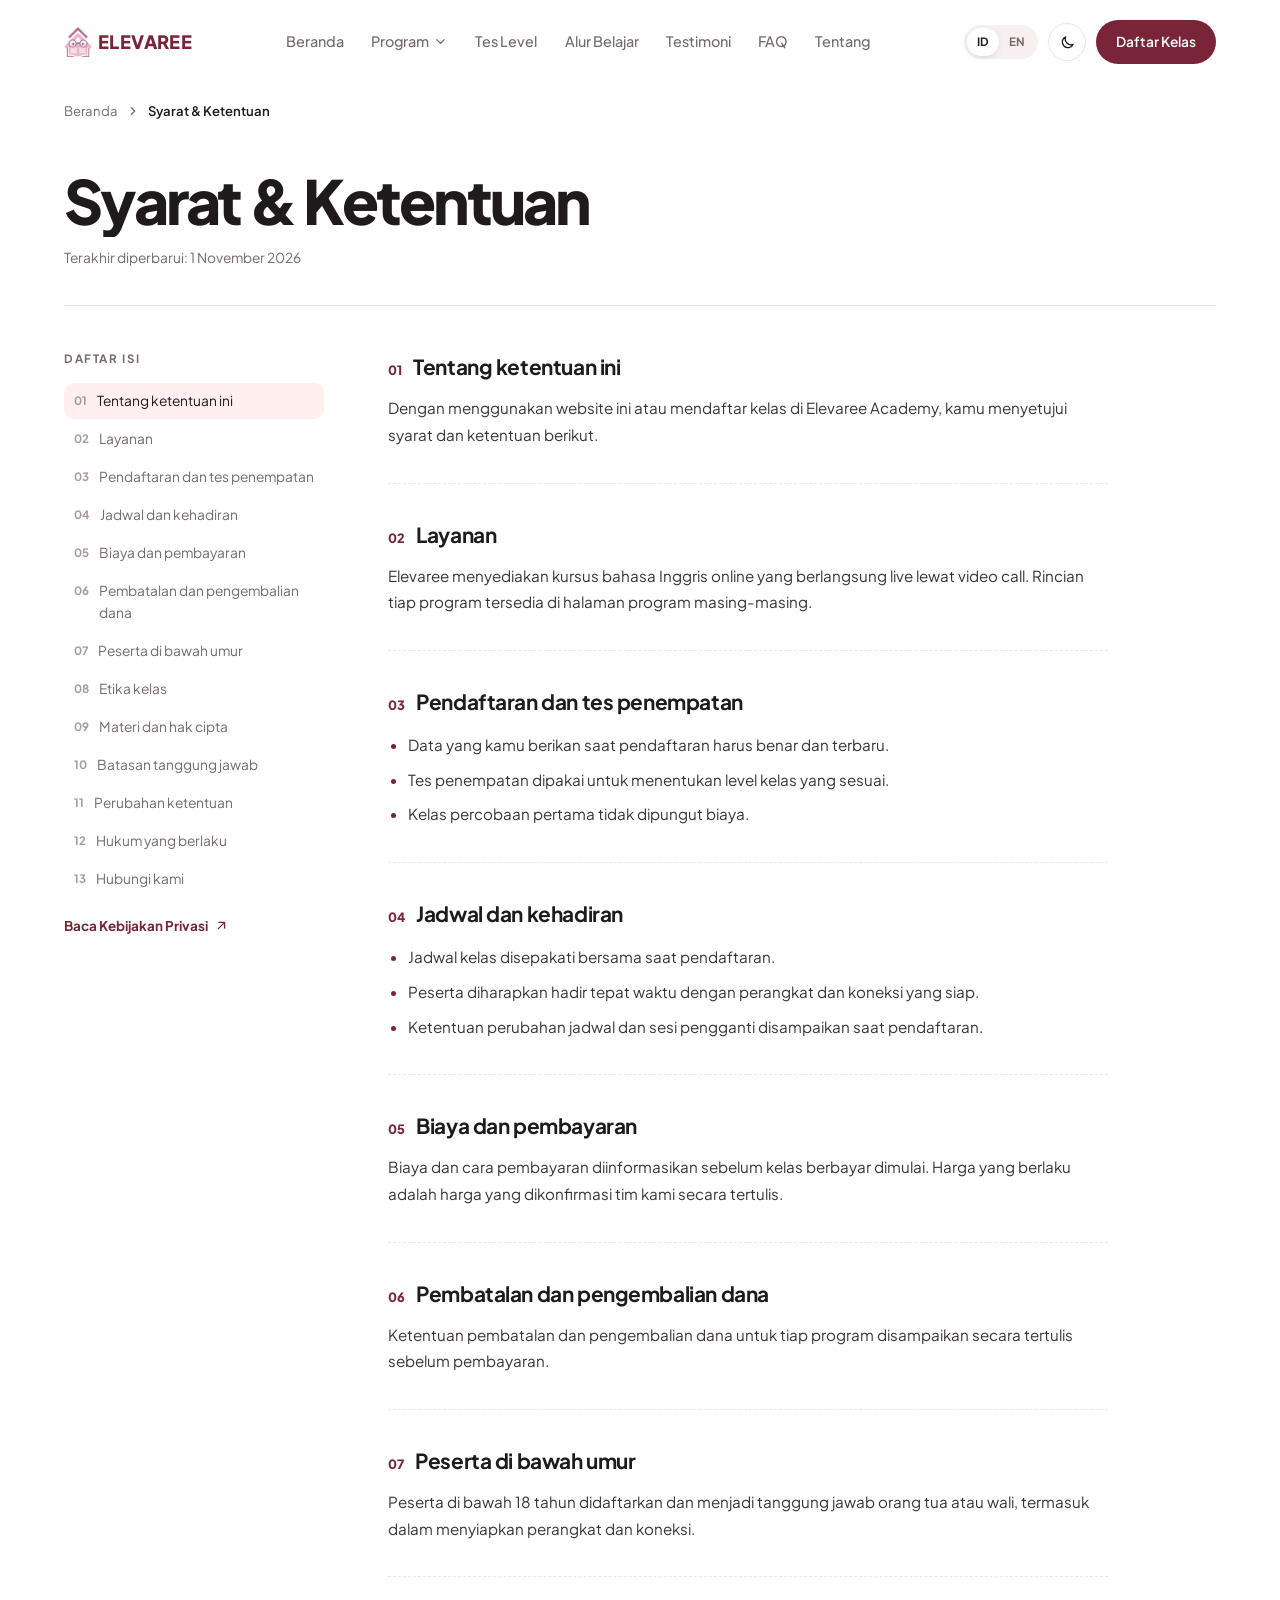
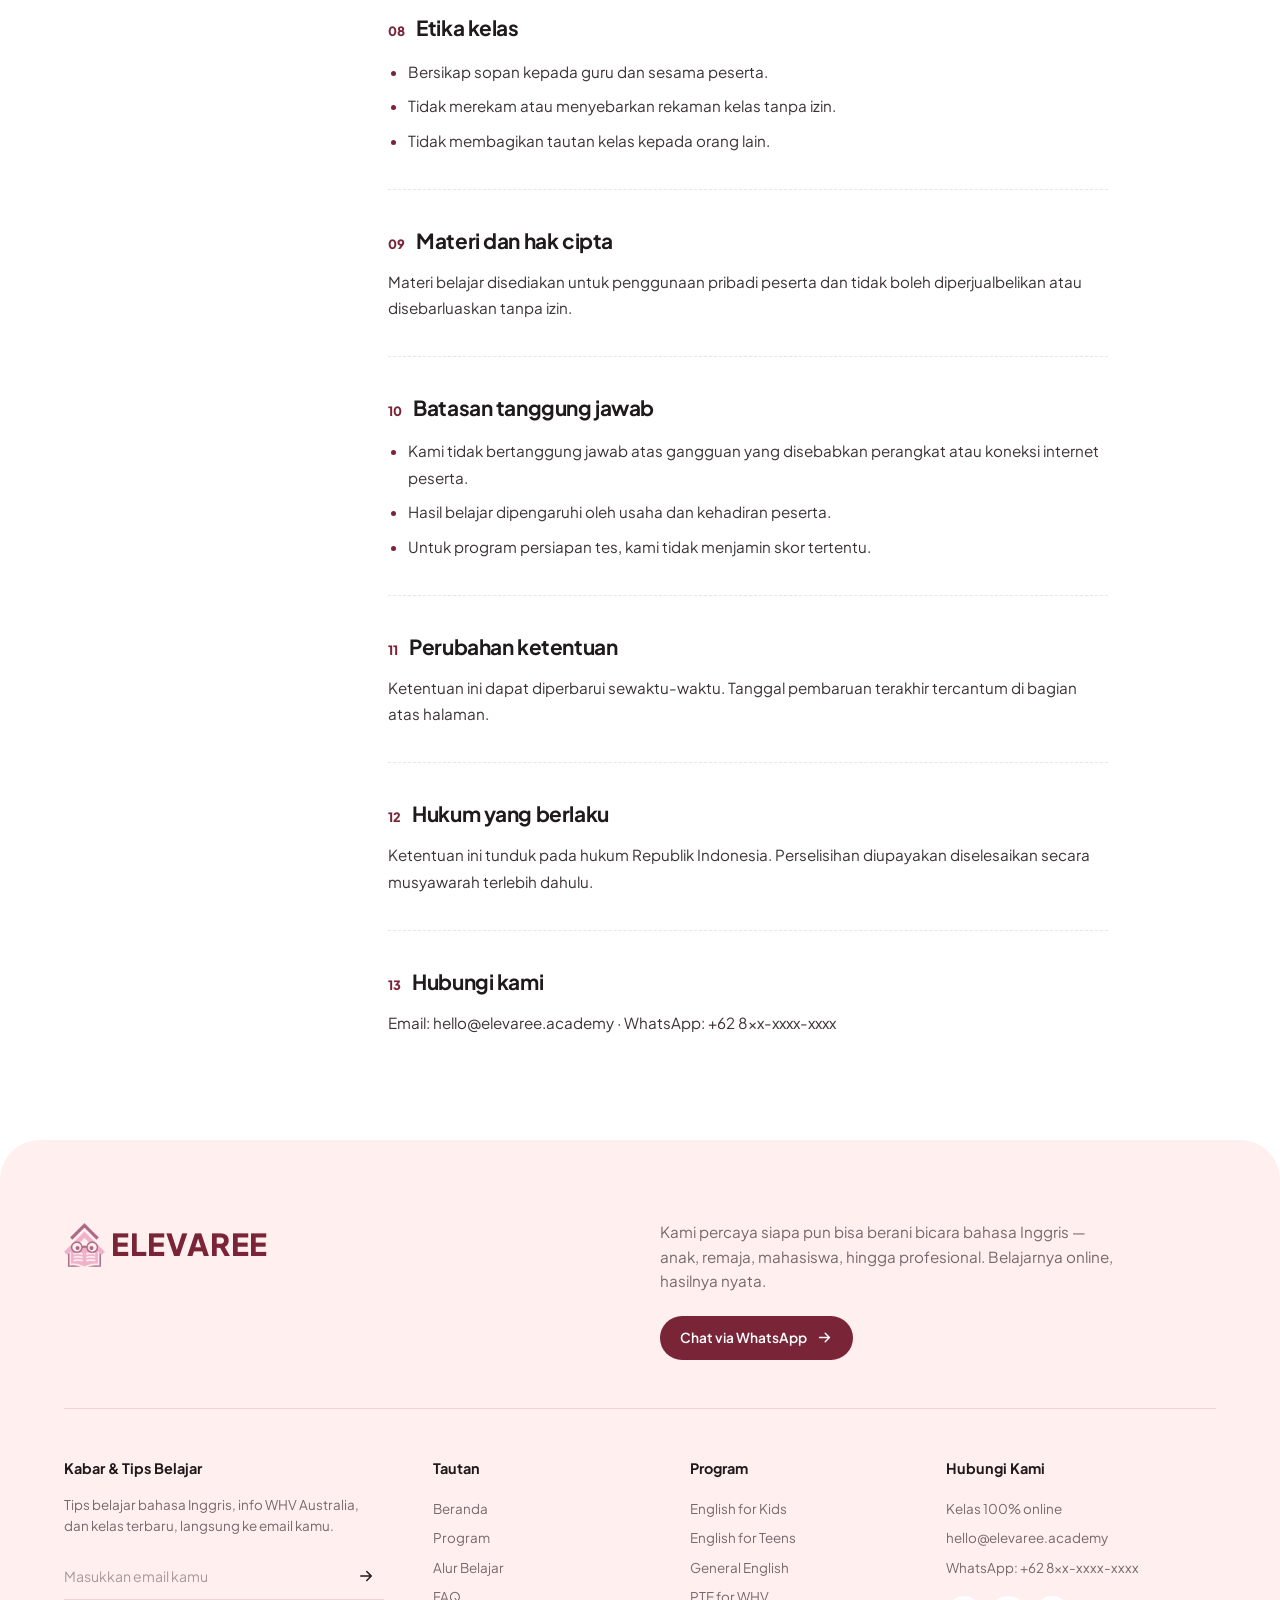
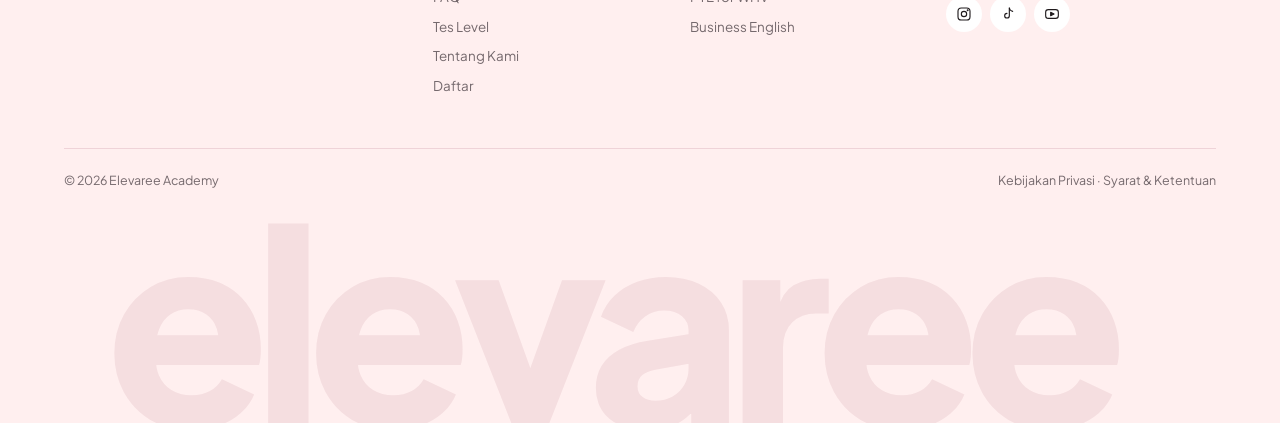
<file: syarat-ketentuan.html>
<!doctype html>
<html lang="id" data-title-en="Terms &amp; Conditions — Elevaree Academy" data-desc-en="Terms and conditions for Elevaree Academy courses.">
<head>
  <meta charset="utf-8" />
  <meta name="viewport" content="width=device-width, initial-scale=1" />
  <title>Syarat &amp; Ketentuan — Elevaree Academy</title>
  <meta name="description" content="Syarat dan ketentuan layanan kursus Elevaree Academy." />
  <script>
    // pasang tema & bahasa sebelum halaman tampil, supaya tidak berkedip
    (function () {
      try {
        var t = localStorage.getItem('elv-theme');
        if (!t) t = matchMedia('(prefers-color-scheme: dark)').matches ? 'dark' : 'light';
        document.documentElement.setAttribute('data-theme', t);
        var l = localStorage.getItem('elv-lang');
        if (l === 'en') document.documentElement.lang = 'en';
      } catch (e) { document.documentElement.setAttribute('data-theme', 'light'); }
    })();
  </script>
  <link rel="icon" type="image/png" href="assets/img/favicon.png" />
  <link rel="apple-touch-icon" href="assets/img/apple-touch-icon.png" />
  <link rel="preconnect" href="https://fonts.googleapis.com" />
  <link rel="preconnect" href="https://fonts.gstatic.com" crossorigin />
  <link href="https://fonts.googleapis.com/css2?family=Plus+Jakarta+Sans:wght@400;500;600;700;800&display=swap" rel="stylesheet" />
  <link rel="stylesheet" href="css/style.css" />
</head>
<body class="page-legal">
  <div class="scroll-progress" aria-hidden="true"></div>

  <!-- ================= NAV ================= -->
  <header class="nav">
    <div class="container nav__inner">
      <a href="index.html#beranda" class="logo" aria-label="Elevaree Academy">
        <img class="logo__mark" src="assets/img/logo.png" alt="" width="28" height="30" />
        <span>ELEVAREE</span>
      </a>

      <nav class="nav__links" aria-label="Navigasi utama">
        <a href="index.html#beranda" data-en="Home">Beranda</a>

        <div class="dd">
          <button class="dd__btn" aria-expanded="false" aria-haspopup="true">
            <span data-en="Programs">Program</span>
            <svg viewBox="0 0 24 24" aria-hidden="true"><path d="m6 9 6 6 6-6"/></svg>
          </button>
          <div class="dd__panel">
            <a href="english-for-kids.html" class="dd__item"><i class="dot bg-mustard"></i><span><b>English for Kids</b><small data-en="Ages 7–12, learn through play">Usia 7–12, belajar sambil bermain</small></span></a>
            <a href="english-for-teens.html" class="dd__item"><i class="dot bg-lime"></i><span><b>English for Teens</b><small data-en="Ages 13–17, discussion &amp; presentation">Usia 13–17, diskusi &amp; presentasi</small></span></a>
            <a href="general-english.html" class="dd__item"><i class="dot bg-sage"></i><span><b>General English</b><small data-en="Everyday conversation for adults">Percakapan sehari-hari untuk dewasa</small></span></a>
            <a href="pte-for-whv.html" class="dd__item"><i class="dot bg-peach"></i><span><b>PTE for WHV</b><small data-en="For Australia WHV applicants">Untuk calon peserta WHV Australia</small></span></a>
            <a href="business-english.html" class="dd__item"><i class="dot bg-lilac"></i><span><b>Business English</b><small data-en="Meetings, emails &amp; job interviews">Meeting, email &amp; interview kerja</small></span></a>
          </div>
        </div>

        <a href="tes-level.html" data-en="Level Test">Tes Level</a>
        <a href="index.html#alur" data-en="How It Works">Alur Belajar</a>
        <a href="index.html#testimoni" data-en="Stories">Testimoni</a>
        <a href="index.html#faq">FAQ</a>
        <a href="tentang.html" data-en="About">Tentang</a>
      </nav>

      <div class="nav__right">
        <div class="lang" role="group" aria-label="Bahasa / Language">
          <button class="lang__btn is-active" data-lang="id" aria-pressed="true">ID</button>
          <button class="lang__btn" data-lang="en" aria-pressed="false">EN</button>
        </div>
        <button class="theme-btn" aria-label="Ganti mode gelap/terang" data-en-label="Toggle dark/light mode">
          <svg class="i-moon" viewBox="0 0 24 24"><path d="M20 14.5A8 8 0 0 1 9.5 4a8 8 0 1 0 10.5 10.5z"/></svg>
          <svg class="i-sun" viewBox="0 0 24 24"><circle cx="12" cy="12" r="4"/><path d="M12 2v2M12 20v2M4.9 4.9l1.4 1.4M17.7 17.7l1.4 1.4M2 12h2M20 12h2M4.9 19.1l1.4-1.4M17.7 6.3l1.4-1.4"/></svg>
        </button>
        <a href="daftar.html" data-trial class="btn btn--maroon btn--sm nav__cta" data-en="Join a Class">Daftar Kelas</a>
        <button class="nav__toggle" aria-label="Buka menu" aria-expanded="false"><span></span><span></span></button>
      </div>
    </div>
  </header>

  <main class="legal-page">
    <section class="pd-hero">
      <div class="container">
        <nav class="crumbs fade-in" style="--d:.05s" aria-label="Breadcrumb"><a href="index.html" data-en="Home">Beranda</a><span class="crumbs__sep" aria-hidden="true"><svg viewBox="0 0 24 24"><path d="m9 6 6 6-6 6"/></svg></span><b aria-current="page" data-en="Terms &amp; Conditions">Syarat &amp; Ketentuan</b></nav>
        <header class="legal__head">
          <h1 class="hero__title legal__title"><span class="line"><span data-en="Terms &amp; Conditions">Syarat &amp; Ketentuan</span></span></h1>
          <p class="legal__meta fade-in" style="--d:.4s"><span data-en="Last updated:">Terakhir diperbarui:</span> <span data-en="1 November 2026">1 November 2026</span></p>
        </header>
        <div class="legal">
          <aside class="legal__toc">
            <b data-en="Contents">Daftar isi</b>
            <ol><li><a href="#s1"><span data-en="About these terms">Tentang ketentuan ini</span></a></li><li><a href="#s2"><span data-en="Our service">Layanan</span></a></li><li><a href="#s3"><span data-en="Registration and placement test">Pendaftaran dan tes penempatan</span></a></li><li><a href="#s4"><span data-en="Schedule and attendance">Jadwal dan kehadiran</span></a></li><li><a href="#s5"><span data-en="Fees and payment">Biaya dan pembayaran</span></a></li><li><a href="#s6"><span data-en="Cancellation and refunds">Pembatalan dan pengembalian dana</span></a></li><li><a href="#s7"><span data-en="Underage learners">Peserta di bawah umur</span></a></li><li><a href="#s8"><span data-en="Class conduct">Etika kelas</span></a></li><li><a href="#s9"><span data-en="Materials and copyright">Materi dan hak cipta</span></a></li><li><a href="#s10"><span data-en="Limitation of liability">Batasan tanggung jawab</span></a></li><li><a href="#s11"><span data-en="Changes to these terms">Perubahan ketentuan</span></a></li><li><a href="#s12"><span data-en="Governing law">Hukum yang berlaku</span></a></li><li><a href="#s13"><span data-en="Contact us">Hubungi kami</span></a></li></ol>
            <a href="kebijakan-privasi.html" class="legal__other"><span data-en="Read the Privacy Policy">Baca Kebijakan Privasi</span> <svg viewBox="0 0 24 24"><path d="M7 17 17 7M8 7h9v9"/></svg></a>
          </aside>
          <article class="legal__body"><section class="legal__sec" id="s1"><h2><span class="legal__n">01</span><span data-en="About these terms">Tentang ketentuan ini</span></h2><p data-en="By using this website or registering for a class with Elevaree Academy, you agree to the following terms.">Dengan menggunakan website ini atau mendaftar kelas di Elevaree Academy, kamu menyetujui syarat dan ketentuan berikut.</p></section><section class="legal__sec" id="s2"><h2><span class="legal__n">02</span><span data-en="Our service">Layanan</span></h2><p data-en="Elevaree provides online English courses held live over video call. Details of each programme are on its programme page.">Elevaree menyediakan kursus bahasa Inggris online yang berlangsung live lewat video call. Rincian tiap program tersedia di halaman program masing-masing.</p></section><section class="legal__sec" id="s3"><h2><span class="legal__n">03</span><span data-en="Registration and placement test">Pendaftaran dan tes penempatan</span></h2><ul><li><span data-en="The information you provide when registering must be accurate and up to date.">Data yang kamu berikan saat pendaftaran harus benar dan terbaru.</span></li><li><span data-en="The placement test is used to determine the right class level.">Tes penempatan dipakai untuk menentukan level kelas yang sesuai.</span></li><li><span data-en="The first trial class is free of charge.">Kelas percobaan pertama tidak dipungut biaya.</span></li></ul></section><section class="legal__sec" id="s4"><h2><span class="legal__n">04</span><span data-en="Schedule and attendance">Jadwal dan kehadiran</span></h2><ul><li><span data-en="Class schedules are agreed at registration.">Jadwal kelas disepakati bersama saat pendaftaran.</span></li><li><span data-en="Learners should join on time with a working device and connection.">Peserta diharapkan hadir tepat waktu dengan perangkat dan koneksi yang siap.</span></li><li><span data-en="Rules for rescheduling and make-up sessions are shared at registration.">Ketentuan perubahan jadwal dan sesi pengganti disampaikan saat pendaftaran.</span></li></ul></section><section class="legal__sec" id="s5"><h2><span class="legal__n">05</span><span data-en="Fees and payment">Biaya dan pembayaran</span></h2><p data-en="Fees and payment methods are shared before paid classes begin. The applicable price is the one confirmed in writing by our team.">Biaya dan cara pembayaran diinformasikan sebelum kelas berbayar dimulai. Harga yang berlaku adalah harga yang dikonfirmasi tim kami secara tertulis.</p></section><section class="legal__sec" id="s6"><h2><span class="legal__n">06</span><span data-en="Cancellation and refunds">Pembatalan dan pengembalian dana</span></h2><p data-en="Cancellation and refund terms for each programme are provided in writing before payment.">Ketentuan pembatalan dan pengembalian dana untuk tiap program disampaikan secara tertulis sebelum pembayaran.</p></section><section class="legal__sec" id="s7"><h2><span class="legal__n">07</span><span data-en="Underage learners">Peserta di bawah umur</span></h2><p data-en="Learners under 18 are registered by, and are the responsibility of, a parent or guardian, including preparing the device and connection.">Peserta di bawah 18 tahun didaftarkan dan menjadi tanggung jawab orang tua atau wali, termasuk dalam menyiapkan perangkat dan koneksi.</p></section><section class="legal__sec" id="s8"><h2><span class="legal__n">08</span><span data-en="Class conduct">Etika kelas</span></h2><ul><li><span data-en="Be respectful to teachers and fellow learners.">Bersikap sopan kepada guru dan sesama peserta.</span></li><li><span data-en="Do not record or share class recordings without permission.">Tidak merekam atau menyebarkan rekaman kelas tanpa izin.</span></li><li><span data-en="Do not share class links with others.">Tidak membagikan tautan kelas kepada orang lain.</span></li></ul></section><section class="legal__sec" id="s9"><h2><span class="legal__n">09</span><span data-en="Materials and copyright">Materi dan hak cipta</span></h2><p data-en="Learning materials are for the learner&#x27;s personal use and may not be sold or distributed without permission.">Materi belajar disediakan untuk penggunaan pribadi peserta dan tidak boleh diperjualbelikan atau disebarluaskan tanpa izin.</p></section><section class="legal__sec" id="s10"><h2><span class="legal__n">10</span><span data-en="Limitation of liability">Batasan tanggung jawab</span></h2><ul><li><span data-en="We are not responsible for disruptions caused by the learner&#x27;s device or internet connection.">Kami tidak bertanggung jawab atas gangguan yang disebabkan perangkat atau koneksi internet peserta.</span></li><li><span data-en="Learning outcomes depend on the learner&#x27;s effort and attendance.">Hasil belajar dipengaruhi oleh usaha dan kehadiran peserta.</span></li><li><span data-en="For test-preparation programmes, we do not guarantee a specific score.">Untuk program persiapan tes, kami tidak menjamin skor tertentu.</span></li></ul></section><section class="legal__sec" id="s11"><h2><span class="legal__n">11</span><span data-en="Changes to these terms">Perubahan ketentuan</span></h2><p data-en="These terms may be updated from time to time. The last-updated date is shown at the top of this page.">Ketentuan ini dapat diperbarui sewaktu-waktu. Tanggal pembaruan terakhir tercantum di bagian atas halaman.</p></section><section class="legal__sec" id="s12"><h2><span class="legal__n">12</span><span data-en="Governing law">Hukum yang berlaku</span></h2><p data-en="These terms are governed by the laws of the Republic of Indonesia. Disputes will first be resolved through discussion in good faith.">Ketentuan ini tunduk pada hukum Republik Indonesia. Perselisihan diupayakan diselesaikan secara musyawarah terlebih dahulu.</p></section><section class="legal__sec" id="s13"><h2><span class="legal__n">13</span><span data-en="Contact us">Hubungi kami</span></h2><p data-en="Email: hello@elevaree.academy · WhatsApp: +62 8xx-xxxx-xxxx">Email: hello@elevaree.academy · WhatsApp: +62 8xx-xxxx-xxxx</p></section></article>
        </div>
      </div>
    </section>
  </main>

  <!-- ================= FOOTER ================= -->
  <footer class="footer" id="kontak">
    <div class="container">
      <div class="footer__top" data-reveal>
        <a href="index.html#beranda" class="logo logo--lg" aria-label="Elevaree Academy">
          <img class="logo__mark" src="assets/img/logo.png" alt="" width="28" height="30" />
          <span>ELEVAREE</span>
        </a>
        <div class="footer__pitch">
          <p data-en="We believe anyone can speak English with confidence — kids, teens, students, and professionals. Learning is online, results are real.">Kami percaya siapa pun bisa berani bicara bahasa Inggris — anak, remaja, mahasiswa, hingga profesional. Belajarnya online, hasilnya nyata.</p>
          <a href="#kontak" data-wa="other" class="btn btn--maroon btn--sm"><span data-en="Chat on WhatsApp">Chat via WhatsApp</span>
            <svg viewBox="0 0 24 24"><path d="M5 12h14M13 6l6 6-6 6"/></svg>
          </a>
        </div>
      </div>

      <div class="footer__grid">
        <div class="footer__news" data-reveal>
          <b data-en="News &amp; Learning Tips">Kabar &amp; Tips Belajar</b>
          <p data-en="English learning tips, Australia WHV info, and new classes — straight to your inbox.">Tips belajar bahasa Inggris, info WHV Australia, dan kelas terbaru, langsung ke email kamu.</p>
          <form class="newsletter" novalidate>
            <input type="email" placeholder="Masukkan email kamu" data-en-ph="Enter your email" aria-label="Email" required />
            <button type="submit" aria-label="Kirim"><svg viewBox="0 0 24 24"><path d="M5 12h14M13 6l6 6-6 6"/></svg></button>
          </form>
          <p class="newsletter__msg" role="status" aria-live="polite"></p>
        </div>
        <div data-reveal style="--delay:.06s">
          <b data-en="Links">Tautan</b>
          <a href="index.html#beranda" data-en="Home">Beranda</a><a href="index.html#program" data-en="Programs">Program</a><a href="index.html#alur" data-en="How It Works">Alur Belajar</a><a href="index.html#faq">FAQ</a><a href="tes-level.html" data-en="Level Test">Tes Level</a><a href="tentang.html" data-en="About Us">Tentang Kami</a><a href="daftar.html" data-en="Register">Daftar</a>
        </div>
        <div data-reveal style="--delay:.12s">
          <b data-en="Programs">Program</b>
          <a href="english-for-kids.html">English for Kids</a><a href="english-for-teens.html">English for Teens</a><a href="general-english.html">General English</a><a href="pte-for-whv.html">PTE for WHV</a><a href="business-english.html">Business English</a>
        </div>
        <div data-reveal style="--delay:.18s">
          <b data-en="Contact Us">Hubungi Kami</b>
          <a href="#" data-en="100% online classes">Kelas 100% online</a>
          <a href="#">hello@elevaree.academy</a>
          <a href="#kontak" data-wa="other">WhatsApp: +62 8xx-xxxx-xxxx</a>
          <div class="socials">
            <a href="#" aria-label="Instagram"><svg viewBox="0 0 24 24"><rect x="3" y="3" width="18" height="18" rx="5"/><circle cx="12" cy="12" r="4"/><circle cx="17.5" cy="6.5" r=".6" fill="currentColor"/></svg></a>
            <a href="#" aria-label="TikTok"><svg viewBox="0 0 24 24"><path d="M14 3v11.5a3.5 3.5 0 1 1-3.5-3.5"/><path d="M14 3c.5 2.8 2.4 4.6 5 5"/></svg></a>
            <a href="#" aria-label="YouTube"><svg viewBox="0 0 24 24"><rect x="2.5" y="5.5" width="19" height="13" rx="4"/><path d="m10 9.5 5 2.5-5 2.5z" fill="currentColor"/></svg></a>
          </div>
        </div>
      </div>

      <div class="footer__bottom">
        <span>© <span id="year">2026</span> Elevaree Academy</span>
        <span><a href="kebijakan-privasi.html" data-en="Privacy Policy">Kebijakan Privasi</a> · <a href="syarat-ketentuan.html" data-en="Terms &amp; Conditions">Syarat &amp; Ketentuan</a></span>
      </div>
    </div>
    <div class="footer__word" aria-hidden="true">elevaree</div>
  </footer>

  <!-- ================= TOMBOL WHATSAPP MELAYANG ================= -->
  <div class="wa-float">
    <div class="wa-pop" id="wa-pop" role="dialog" aria-label="Chat WhatsApp" aria-hidden="true">
      <div class="wa-pop__head">
        <span class="wa-pop__avatar">
          <img src="assets/img/logo.png" alt="" />
        </span>
        <div><b>Elevaree Academy</b><small data-en="Ask us anything">Tanya apa saja ke tim kami</small></div>
        <button type="button" class="wa-pop__close" aria-label="Tutup" data-en-label="Close"><svg viewBox="0 0 24 24"><path d="M6 6l12 12M18 6 6 18"/></svg></button>
      </div>
      <div class="wa-pop__body">
        <p class="wa-bubble" data-en="Hi! 👋 What would you like to ask about?">Halo! 👋 Mau tanya tentang apa?</p>
        <div class="wa-quick">
          <button type="button" data-wa="kids" data-en="Classes for kids">Kelas untuk anak</button>
          <button type="button" data-wa="teens" data-en="Classes for teens">Kelas untuk remaja</button>
          <button type="button" data-wa="pte" data-en="PTE for Australia WHV">PTE untuk WHV Australia</button>
          <button type="button" data-wa="business">Business English</button>
          <button type="button" data-wa="price" data-en="Prices &amp; promos">Harga &amp; promo</button>
          <button type="button" data-wa="other" data-en="Something else">Pertanyaan lain</button>
        </div>
      </div>
    </div>
    <button type="button" class="wa-btn" aria-expanded="false" aria-controls="wa-pop" aria-label="Chat lewat WhatsApp" data-en-label="Chat on WhatsApp">
      <svg class="wa-ico" viewBox="0 0 24 24"><path d="M20 11.6a8.3 8.3 0 0 1-12.3 7.2L3.5 20l1.3-4A8.3 8.3 0 1 1 20 11.6z"/><path d="M9 8.3c-.3.9.1 2.4 1.5 3.8s2.9 1.9 3.8 1.6l.9-1.2-1.6-.9-.8.6a4.6 4.6 0 0 1-2.1-2.1l.6-.8-.9-1.6z"/></svg>
      <span class="wa-btn__label" data-en="Ask on WhatsApp">Tanya via WhatsApp</span>
    </button>
  </div>

  <script src="js/config.js"></script>
  <script src="js/content.js"></script>
  <script src="js/batches.js"></script>
  <script src="js/main.js"></script>
</body>
</html>
</file>
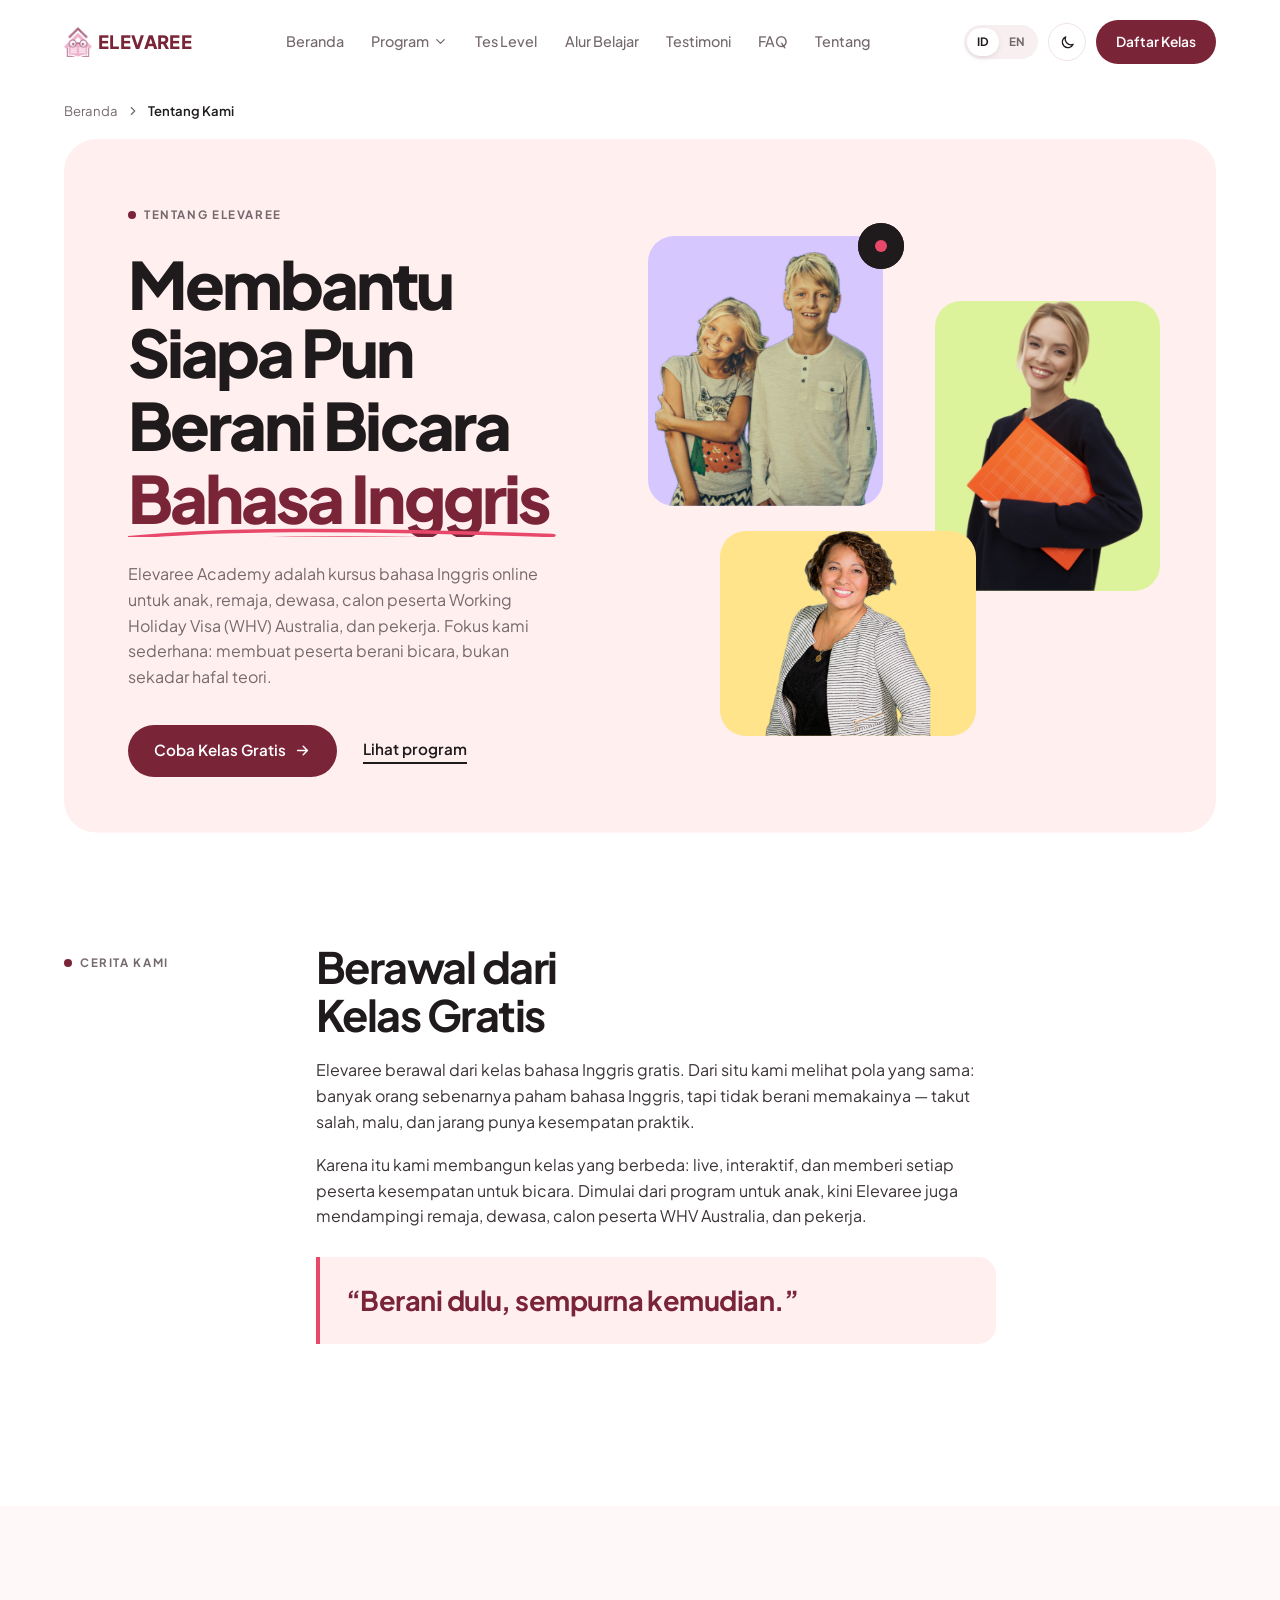
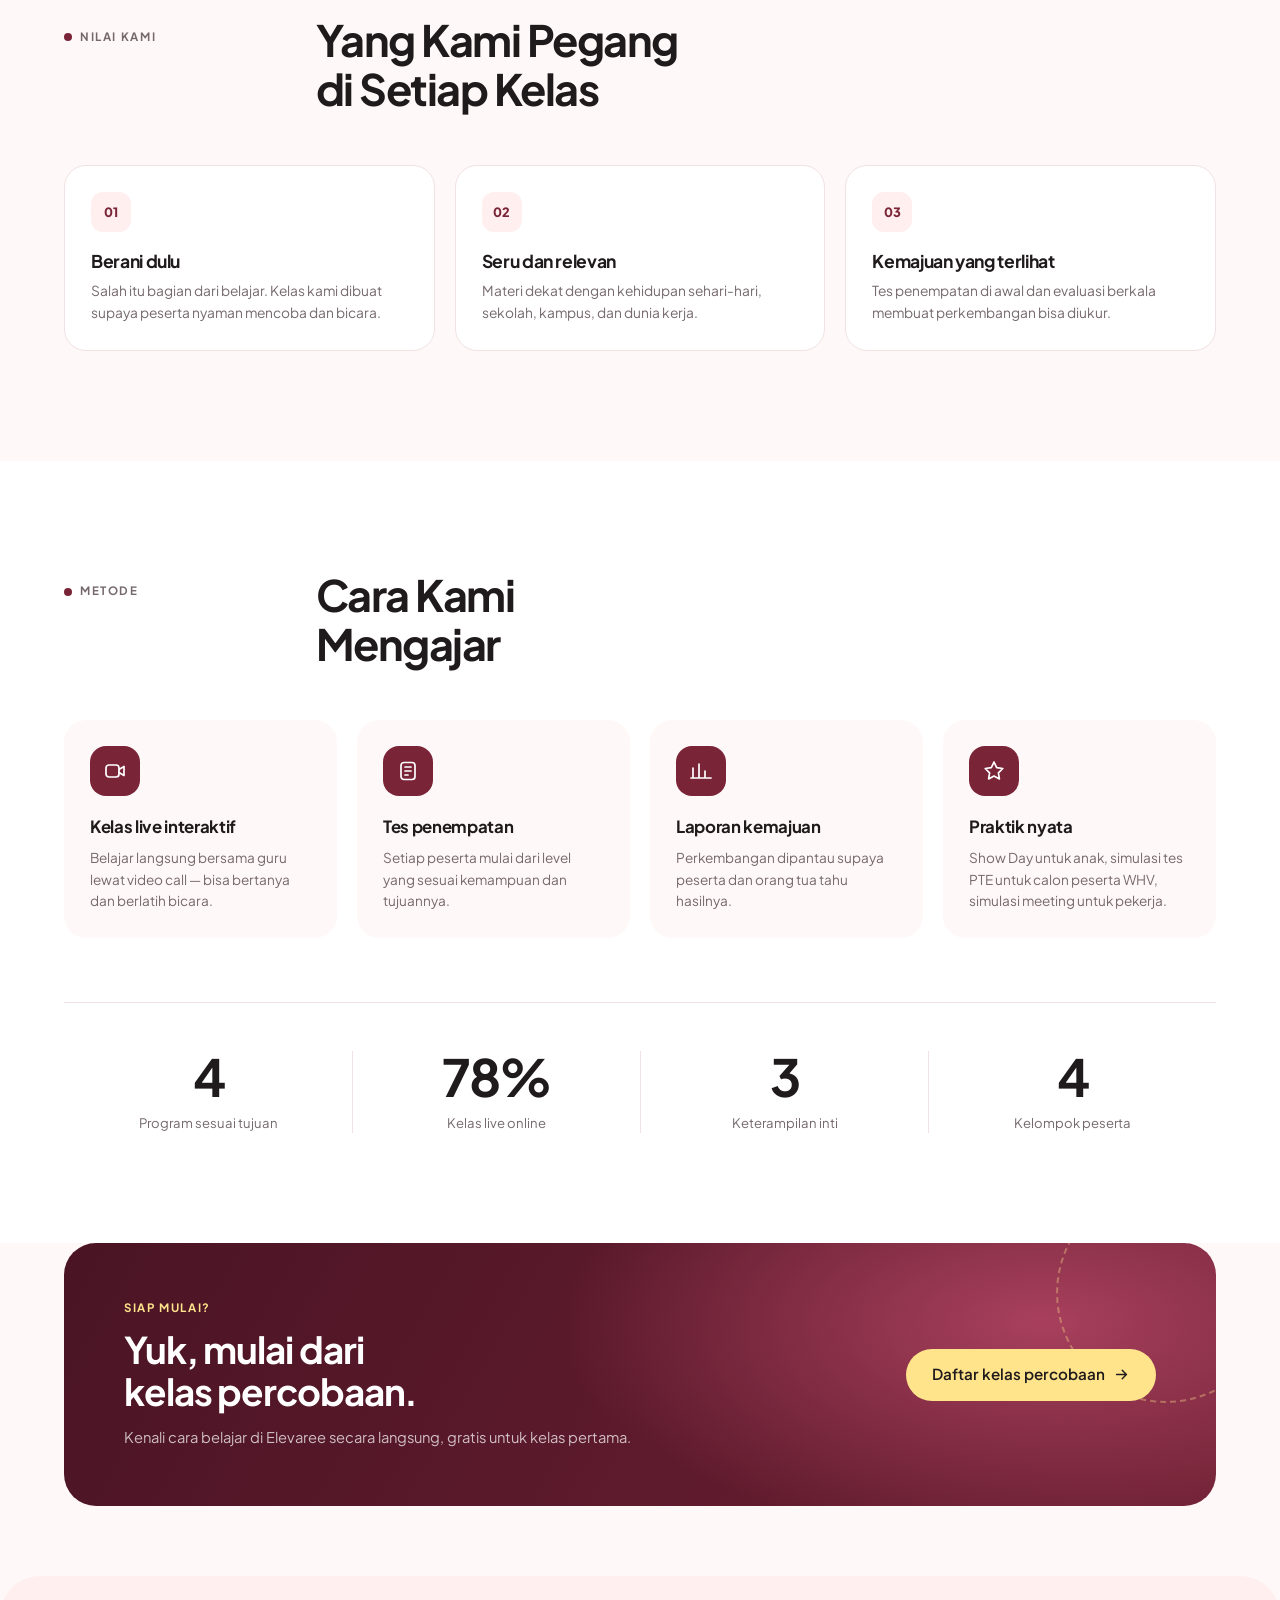
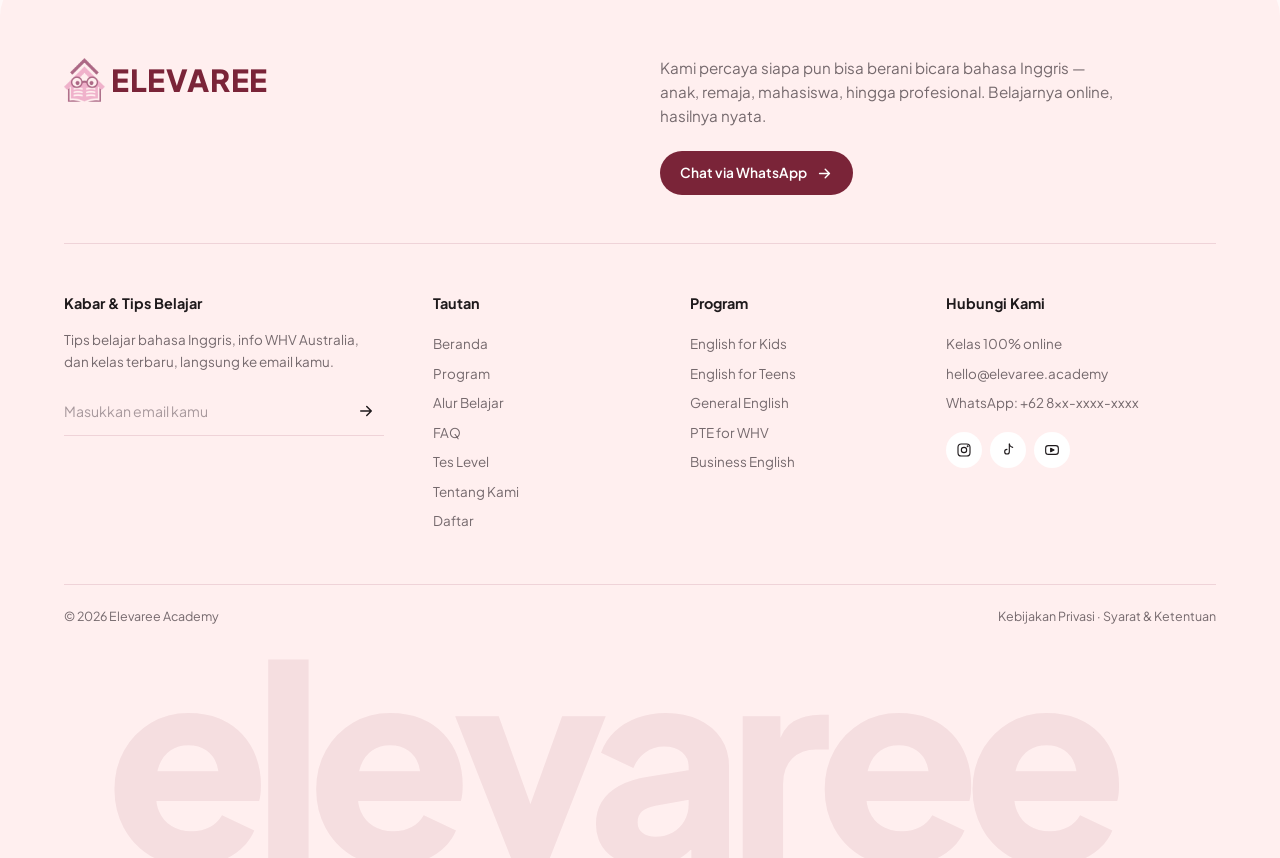
<file: tentang.html>
<!doctype html>
<html lang="id" data-title-en="About Us — Elevaree Academy" data-desc-en="The story, values, and teaching method of Elevaree Academy, an online English course.">
<head>
  <meta charset="utf-8" />
  <meta name="viewport" content="width=device-width, initial-scale=1" />
  <title>Tentang Kami — Elevaree Academy</title>
  <meta name="description" content="Cerita, nilai, dan metode belajar Elevaree Academy, kursus bahasa Inggris online." />
  <script>
    // pasang tema & bahasa sebelum halaman tampil, supaya tidak berkedip
    (function () {
      try {
        var t = localStorage.getItem('elv-theme');
        if (!t) t = matchMedia('(prefers-color-scheme: dark)').matches ? 'dark' : 'light';
        document.documentElement.setAttribute('data-theme', t);
        var l = localStorage.getItem('elv-lang');
        if (l === 'en') document.documentElement.lang = 'en';
      } catch (e) { document.documentElement.setAttribute('data-theme', 'light'); }
    })();
  </script>
  <link rel="icon" type="image/png" href="assets/img/favicon.png" />
  <link rel="apple-touch-icon" href="assets/img/apple-touch-icon.png" />
  <link rel="preconnect" href="https://fonts.googleapis.com" />
  <link rel="preconnect" href="https://fonts.gstatic.com" crossorigin />
  <link href="https://fonts.googleapis.com/css2?family=Plus+Jakarta+Sans:wght@400;500;600;700;800&display=swap" rel="stylesheet" />
  <link rel="stylesheet" href="css/style.css" />
</head>
<body class="page-about">
  <div class="scroll-progress" aria-hidden="true"></div>

  <!-- ================= NAV ================= -->
  <header class="nav">
    <div class="container nav__inner">
      <a href="index.html#beranda" class="logo" aria-label="Elevaree Academy">
        <img class="logo__mark" src="assets/img/logo.png" alt="" width="28" height="30" />
        <span>ELEVAREE</span>
      </a>

      <nav class="nav__links" aria-label="Navigasi utama">
        <a href="index.html#beranda" data-en="Home">Beranda</a>

        <div class="dd">
          <button class="dd__btn" aria-expanded="false" aria-haspopup="true">
            <span data-en="Programs">Program</span>
            <svg viewBox="0 0 24 24" aria-hidden="true"><path d="m6 9 6 6 6-6"/></svg>
          </button>
          <div class="dd__panel">
            <a href="english-for-kids.html" class="dd__item"><i class="dot bg-mustard"></i><span><b>English for Kids</b><small data-en="Ages 7–12, learn through play">Usia 7–12, belajar sambil bermain</small></span></a>
            <a href="english-for-teens.html" class="dd__item"><i class="dot bg-lime"></i><span><b>English for Teens</b><small data-en="Ages 13–17, discussion &amp; presentation">Usia 13–17, diskusi &amp; presentasi</small></span></a>
            <a href="general-english.html" class="dd__item"><i class="dot bg-sage"></i><span><b>General English</b><small data-en="Everyday conversation for adults">Percakapan sehari-hari untuk dewasa</small></span></a>
            <a href="pte-for-whv.html" class="dd__item"><i class="dot bg-peach"></i><span><b>PTE for WHV</b><small data-en="For Australia WHV applicants">Untuk calon peserta WHV Australia</small></span></a>
            <a href="business-english.html" class="dd__item"><i class="dot bg-lilac"></i><span><b>Business English</b><small data-en="Meetings, emails &amp; job interviews">Meeting, email &amp; interview kerja</small></span></a>
          </div>
        </div>

        <a href="tes-level.html" data-en="Level Test">Tes Level</a>
        <a href="index.html#alur" data-en="How It Works">Alur Belajar</a>
        <a href="index.html#testimoni" data-en="Stories">Testimoni</a>
        <a href="index.html#faq">FAQ</a>
        <a href="tentang.html" data-en="About">Tentang</a>
      </nav>

      <div class="nav__right">
        <div class="lang" role="group" aria-label="Bahasa / Language">
          <button class="lang__btn is-active" data-lang="id" aria-pressed="true">ID</button>
          <button class="lang__btn" data-lang="en" aria-pressed="false">EN</button>
        </div>
        <button class="theme-btn" aria-label="Ganti mode gelap/terang" data-en-label="Toggle dark/light mode">
          <svg class="i-moon" viewBox="0 0 24 24"><path d="M20 14.5A8 8 0 0 1 9.5 4a8 8 0 1 0 10.5 10.5z"/></svg>
          <svg class="i-sun" viewBox="0 0 24 24"><circle cx="12" cy="12" r="4"/><path d="M12 2v2M12 20v2M4.9 4.9l1.4 1.4M17.7 17.7l1.4 1.4M2 12h2M20 12h2M4.9 19.1l1.4-1.4M17.7 6.3l1.4-1.4"/></svg>
        </button>
        <a href="daftar.html" data-trial class="btn btn--maroon btn--sm nav__cta" data-en="Join a Class">Daftar Kelas</a>
        <button class="nav__toggle" aria-label="Buka menu" aria-expanded="false"><span></span><span></span></button>
      </div>
    </div>
  </header>

  <main class="about-page">
    <section class="hero">
      <div class="container">
        <nav class="crumbs fade-in" style="--d:.05s" aria-label="Breadcrumb"><a href="index.html" data-en="Home">Beranda</a><span class="crumbs__sep" aria-hidden="true"><svg viewBox="0 0 24 24"><path d="m9 6 6 6-6 6"/></svg></span><b aria-current="page" data-en="About Us">Tentang Kami</b></nav>
        <div class="hero__panel">
          <div class="hero__copy">
            <p class="eyebrow fade-in" style="--d:.1s" data-en="About Elevaree">Tentang Elevaree</p>
            <h1 class="hero__title">
              <span class="line"><span data-en="Helping Anyone">Membantu Siapa Pun</span></span>
              <span class="line"><span><span data-en="Speak English">Berani Bicara</span></span></span>
              <span class="line"><span><em class="scribble"><span data-en="with Confidence">Bahasa Inggris</span><svg viewBox="0 0 220 24" preserveAspectRatio="none" aria-hidden="true"><path d="M3 15 C 50 4, 110 4, 217 12 M 20 20 C 80 13, 140 14, 200 18"/></svg></em></span></span>
            </h1>
            <p class="hero__lead fade-in" style="--d:.7s" data-en="Elevaree Academy is an online English course for kids, teens, adults, Australia WHV applicants, and professionals. Our focus is simple: help learners speak up, not just memorise theory.">Elevaree Academy adalah kursus bahasa Inggris online untuk anak, remaja, dewasa, calon peserta Working Holiday Visa (WHV) Australia, dan pekerja. Fokus kami sederhana: membuat peserta berani bicara, bukan sekadar hafal teori.</p>
            <div class="hero__actions fade-in" style="--d:.85s">
              <a href="daftar.html?paket=trial" class="btn btn--maroon"><span data-en="Try a Free Class">Coba Kelas Gratis</span><svg viewBox="0 0 24 24"><path d="M5 12h14M13 6l6 6-6 6"/></svg></a>
              <a href="index.html#program" class="link-arrow" data-en="See programs">Lihat program</a>
            </div>
          </div>
          <div class="hero__collage">
            <div class="tile tile--lilac tile--a" data-depth="10"><img src="assets/img/kids-duo.png" alt="Dua anak tersenyum" /></div>
            <div class="tile tile--lime tile--b" data-depth="16"><img src="assets/img/guru-1.png" alt="Guru Elevaree" /></div>
            <div class="tile tile--butter tile--c" data-depth="13"><img src="assets/img/worker-woman.png" alt="Peserta profesional" /></div>
            <span class="rec-dot" data-depth="22" aria-hidden="true"></span>
          </div>
        </div>
      </div>
    </section>

    <section class="section">
      <div class="container">
        <div class="head-split">
          <p class="eyebrow" data-reveal data-en="Our story">Cerita kami</p>
          <div class="about-story">
            <h2 class="h2" data-reveal data-en="It Started with<br/>Free Classes">Berawal dari<br/>Kelas Gratis</h2>
            <p data-reveal style="--delay:.06s" data-en="Elevaree started with free English classes. We kept seeing the same pattern: many people understand English but don&#x27;t dare to use it — afraid of mistakes, shy, and rarely able to practise.">Elevaree berawal dari kelas bahasa Inggris gratis. Dari situ kami melihat pola yang sama: banyak orang sebenarnya paham bahasa Inggris, tapi tidak berani memakainya — takut salah, malu, dan jarang punya kesempatan praktik.</p>
            <p data-reveal style="--delay:.12s" data-en="So we built a different kind of class: live, interactive, and giving every learner a chance to speak. We began with kids, and now Elevaree also supports teens, adults, Australia WHV applicants, and professionals.">Karena itu kami membangun kelas yang berbeda: live, interaktif, dan memberi setiap peserta kesempatan untuk bicara. Dimulai dari program untuk anak, kini Elevaree juga mendampingi remaja, dewasa, calon peserta WHV Australia, dan pekerja.</p>
            <blockquote class="about-quote" data-reveal style="--delay:.18s"><span data-en="“Confidence first, perfection later.”">“Berani dulu, sempurna kemudian.”</span></blockquote>
          </div>
        </div>
      </div>
    </section>

    <section class="section section--soft">
      <div class="container">
        <div class="head-split">
          <p class="eyebrow" data-reveal data-en="Our values">Nilai kami</p>
          <h2 class="h2" data-reveal style="--delay:.06s" data-en="What We Stand For<br/>in Every Class">Yang Kami Pegang<br/>di Setiap Kelas</h2>
        </div>
        <div class="pd-fit about-values"><article class="pd-fit__card" data-reveal style="--delay:0.00s"><span class="pd-fit__num">01</span><h3 data-en="Confidence first">Berani dulu</h3><p data-en="Mistakes are part of learning. Our classes make it comfortable to try and speak.">Salah itu bagian dari belajar. Kelas kami dibuat supaya peserta nyaman mencoba dan bicara.</p></article><article class="pd-fit__card" data-reveal style="--delay:0.08s"><span class="pd-fit__num">02</span><h3 data-en="Fun and relevant">Seru dan relevan</h3><p data-en="Lessons connect to daily life, school, university, and work.">Materi dekat dengan kehidupan sehari-hari, sekolah, kampus, dan dunia kerja.</p></article><article class="pd-fit__card" data-reveal style="--delay:0.16s"><span class="pd-fit__num">03</span><h3 data-en="Visible progress">Kemajuan yang terlihat</h3><p data-en="A placement test and regular evaluations make progress measurable.">Tes penempatan di awal dan evaluasi berkala membuat perkembangan bisa diukur.</p></article></div>
      </div>
    </section>

    <section class="section">
      <div class="container">
        <div class="head-split">
          <p class="eyebrow" data-reveal data-en="Method">Metode</p>
          <h2 class="h2" data-reveal style="--delay:.06s" data-en="How We<br/>Teach">Cara Kami<br/>Mengajar</h2>
        </div>
        <div class="about-method"><article class="about-method__item" data-reveal style="--delay:0.00s"><span class="about-method__icon"><svg viewBox="0 0 24 24"><rect x="3" y="6" width="13" height="12" rx="3"/><path d="m16 10.5 5-3v9l-5-3"/></svg></span><h3 data-en="Live, interactive classes">Kelas live interaktif</h3><p data-en="Learn directly with a teacher over video call — ask questions and practise speaking.">Belajar langsung bersama guru lewat video call — bisa bertanya dan berlatih bicara.</p></article><article class="about-method__item" data-reveal style="--delay:0.06s"><span class="about-method__icon"><svg viewBox="0 0 24 24"><rect x="5" y="3.5" width="14" height="17" rx="3"/><path d="M9 8h6M9 12h6M9 16h3"/></svg></span><h3 data-en="Placement test">Tes penempatan</h3><p data-en="Every learner starts at the level that fits their ability and goals.">Setiap peserta mulai dari level yang sesuai kemampuan dan tujuannya.</p></article><article class="about-method__item" data-reveal style="--delay:0.12s"><span class="about-method__icon"><svg viewBox="0 0 24 24"><path d="M4 19V9M10 19V5M16 19v-7M22 19H2"/></svg></span><h3 data-en="Progress reports">Laporan kemajuan</h3><p data-en="Progress is tracked so learners and parents can see results.">Perkembangan dipantau supaya peserta dan orang tua tahu hasilnya.</p></article><article class="about-method__item" data-reveal style="--delay:0.18s"><span class="about-method__icon"><svg viewBox="0 0 24 24"><path d="m12 3 2.7 5.6 6.1.9-4.4 4.3 1 6.1L12 17l-5.4 2.9 1-6.1-4.4-4.3 6.1-.9z"/></svg></span><h3 data-en="Real-world practice">Praktik nyata</h3><p data-en="Show Day for kids, PTE mock tests for WHV applicants, mock meetings for professionals.">Show Day untuk anak, simulasi tes PTE untuk calon peserta WHV, simulasi meeting untuk pekerja.</p></article></div>
        <div class="stats-row">
          <div class="stat" data-reveal><b><span data-count="5">0</span></b><span data-en="Goal-based programs">Program sesuai tujuan</span></div>
          <div class="stat" data-reveal style="--delay:.06s"><b><span data-count="100">0</span>%</b><span data-en="Live online classes">Kelas live online</span></div>
          <div class="stat" data-reveal style="--delay:.12s"><b><span data-count="4">0</span></b><span data-en="Core skills">Keterampilan inti</span></div>
          <div class="stat" data-reveal style="--delay:.18s"><b><span data-count="5">0</span></b><span data-en="Learner groups">Kelompok peserta</span></div>
        </div>
      </div>
    </section>

    <section class="cta-wrap">
      <div class="container">
        <div class="cta" data-reveal>
          <div>
            <p class="cta__eyebrow" data-en="Ready to start?">Siap mulai?</p>
            <h2 class="cta__title" data-en="Let's start with<br/>a trial class.">Yuk, mulai dari<br/>kelas percobaan.</h2>
            <p class="cta__text" data-en="Experience how we teach at Elevaree — your first class is free.">Kenali cara belajar di Elevaree secara langsung, gratis untuk kelas pertama.</p>
          </div>
          <a href="daftar.html?paket=trial" class="btn btn--butter"><span data-en="Book a trial class">Daftar kelas percobaan</span><svg viewBox="0 0 24 24"><path d="M5 12h14M13 6l6 6-6 6"/></svg></a>
        </div>
      </div>
    </section>
  </main>

  <!-- ================= FOOTER ================= -->
  <footer class="footer" id="kontak">
    <div class="container">
      <div class="footer__top" data-reveal>
        <a href="index.html#beranda" class="logo logo--lg" aria-label="Elevaree Academy">
          <img class="logo__mark" src="assets/img/logo.png" alt="" width="28" height="30" />
          <span>ELEVAREE</span>
        </a>
        <div class="footer__pitch">
          <p data-en="We believe anyone can speak English with confidence — kids, teens, students, and professionals. Learning is online, results are real.">Kami percaya siapa pun bisa berani bicara bahasa Inggris — anak, remaja, mahasiswa, hingga profesional. Belajarnya online, hasilnya nyata.</p>
          <a href="#kontak" data-wa="other" class="btn btn--maroon btn--sm"><span data-en="Chat on WhatsApp">Chat via WhatsApp</span>
            <svg viewBox="0 0 24 24"><path d="M5 12h14M13 6l6 6-6 6"/></svg>
          </a>
        </div>
      </div>

      <div class="footer__grid">
        <div class="footer__news" data-reveal>
          <b data-en="News &amp; Learning Tips">Kabar &amp; Tips Belajar</b>
          <p data-en="English learning tips, Australia WHV info, and new classes — straight to your inbox.">Tips belajar bahasa Inggris, info WHV Australia, dan kelas terbaru, langsung ke email kamu.</p>
          <form class="newsletter" novalidate>
            <input type="email" placeholder="Masukkan email kamu" data-en-ph="Enter your email" aria-label="Email" required />
            <button type="submit" aria-label="Kirim"><svg viewBox="0 0 24 24"><path d="M5 12h14M13 6l6 6-6 6"/></svg></button>
          </form>
          <p class="newsletter__msg" role="status" aria-live="polite"></p>
        </div>
        <div data-reveal style="--delay:.06s">
          <b data-en="Links">Tautan</b>
          <a href="index.html#beranda" data-en="Home">Beranda</a><a href="index.html#program" data-en="Programs">Program</a><a href="index.html#alur" data-en="How It Works">Alur Belajar</a><a href="index.html#faq">FAQ</a><a href="tes-level.html" data-en="Level Test">Tes Level</a><a href="tentang.html" data-en="About Us">Tentang Kami</a><a href="daftar.html" data-en="Register">Daftar</a>
        </div>
        <div data-reveal style="--delay:.12s">
          <b data-en="Programs">Program</b>
          <a href="english-for-kids.html">English for Kids</a><a href="english-for-teens.html">English for Teens</a><a href="general-english.html">General English</a><a href="pte-for-whv.html">PTE for WHV</a><a href="business-english.html">Business English</a>
        </div>
        <div data-reveal style="--delay:.18s">
          <b data-en="Contact Us">Hubungi Kami</b>
          <a href="#" data-en="100% online classes">Kelas 100% online</a>
          <a href="#">hello@elevaree.academy</a>
          <a href="#kontak" data-wa="other">WhatsApp: +62 8xx-xxxx-xxxx</a>
          <div class="socials">
            <a href="#" aria-label="Instagram"><svg viewBox="0 0 24 24"><rect x="3" y="3" width="18" height="18" rx="5"/><circle cx="12" cy="12" r="4"/><circle cx="17.5" cy="6.5" r=".6" fill="currentColor"/></svg></a>
            <a href="#" aria-label="TikTok"><svg viewBox="0 0 24 24"><path d="M14 3v11.5a3.5 3.5 0 1 1-3.5-3.5"/><path d="M14 3c.5 2.8 2.4 4.6 5 5"/></svg></a>
            <a href="#" aria-label="YouTube"><svg viewBox="0 0 24 24"><rect x="2.5" y="5.5" width="19" height="13" rx="4"/><path d="m10 9.5 5 2.5-5 2.5z" fill="currentColor"/></svg></a>
          </div>
        </div>
      </div>

      <div class="footer__bottom">
        <span>© <span id="year">2026</span> Elevaree Academy</span>
        <span><a href="kebijakan-privasi.html" data-en="Privacy Policy">Kebijakan Privasi</a> · <a href="syarat-ketentuan.html" data-en="Terms &amp; Conditions">Syarat &amp; Ketentuan</a></span>
      </div>
    </div>
    <div class="footer__word" aria-hidden="true">elevaree</div>
  </footer>

  <!-- ================= TOMBOL WHATSAPP MELAYANG ================= -->
  <div class="wa-float">
    <div class="wa-pop" id="wa-pop" role="dialog" aria-label="Chat WhatsApp" aria-hidden="true">
      <div class="wa-pop__head">
        <span class="wa-pop__avatar">
          <img src="assets/img/logo.png" alt="" />
        </span>
        <div><b>Elevaree Academy</b><small data-en="Ask us anything">Tanya apa saja ke tim kami</small></div>
        <button type="button" class="wa-pop__close" aria-label="Tutup" data-en-label="Close"><svg viewBox="0 0 24 24"><path d="M6 6l12 12M18 6 6 18"/></svg></button>
      </div>
      <div class="wa-pop__body">
        <p class="wa-bubble" data-en="Hi! 👋 What would you like to ask about?">Halo! 👋 Mau tanya tentang apa?</p>
        <div class="wa-quick">
          <button type="button" data-wa="kids" data-en="Classes for kids">Kelas untuk anak</button>
          <button type="button" data-wa="teens" data-en="Classes for teens">Kelas untuk remaja</button>
          <button type="button" data-wa="pte" data-en="PTE for Australia WHV">PTE untuk WHV Australia</button>
          <button type="button" data-wa="business">Business English</button>
          <button type="button" data-wa="price" data-en="Prices &amp; promos">Harga &amp; promo</button>
          <button type="button" data-wa="other" data-en="Something else">Pertanyaan lain</button>
        </div>
      </div>
    </div>
    <button type="button" class="wa-btn" aria-expanded="false" aria-controls="wa-pop" aria-label="Chat lewat WhatsApp" data-en-label="Chat on WhatsApp">
      <svg class="wa-ico" viewBox="0 0 24 24"><path d="M20 11.6a8.3 8.3 0 0 1-12.3 7.2L3.5 20l1.3-4A8.3 8.3 0 1 1 20 11.6z"/><path d="M9 8.3c-.3.9.1 2.4 1.5 3.8s2.9 1.9 3.8 1.6l.9-1.2-1.6-.9-.8.6a4.6 4.6 0 0 1-2.1-2.1l.6-.8-.9-1.6z"/></svg>
      <span class="wa-btn__label" data-en="Ask on WhatsApp">Tanya via WhatsApp</span>
    </button>
  </div>

  <script src="js/config.js"></script>
  <script src="js/content.js"></script>
  <script src="js/batches.js"></script>
  <script src="js/main.js"></script>
</body>
</html>
</file>
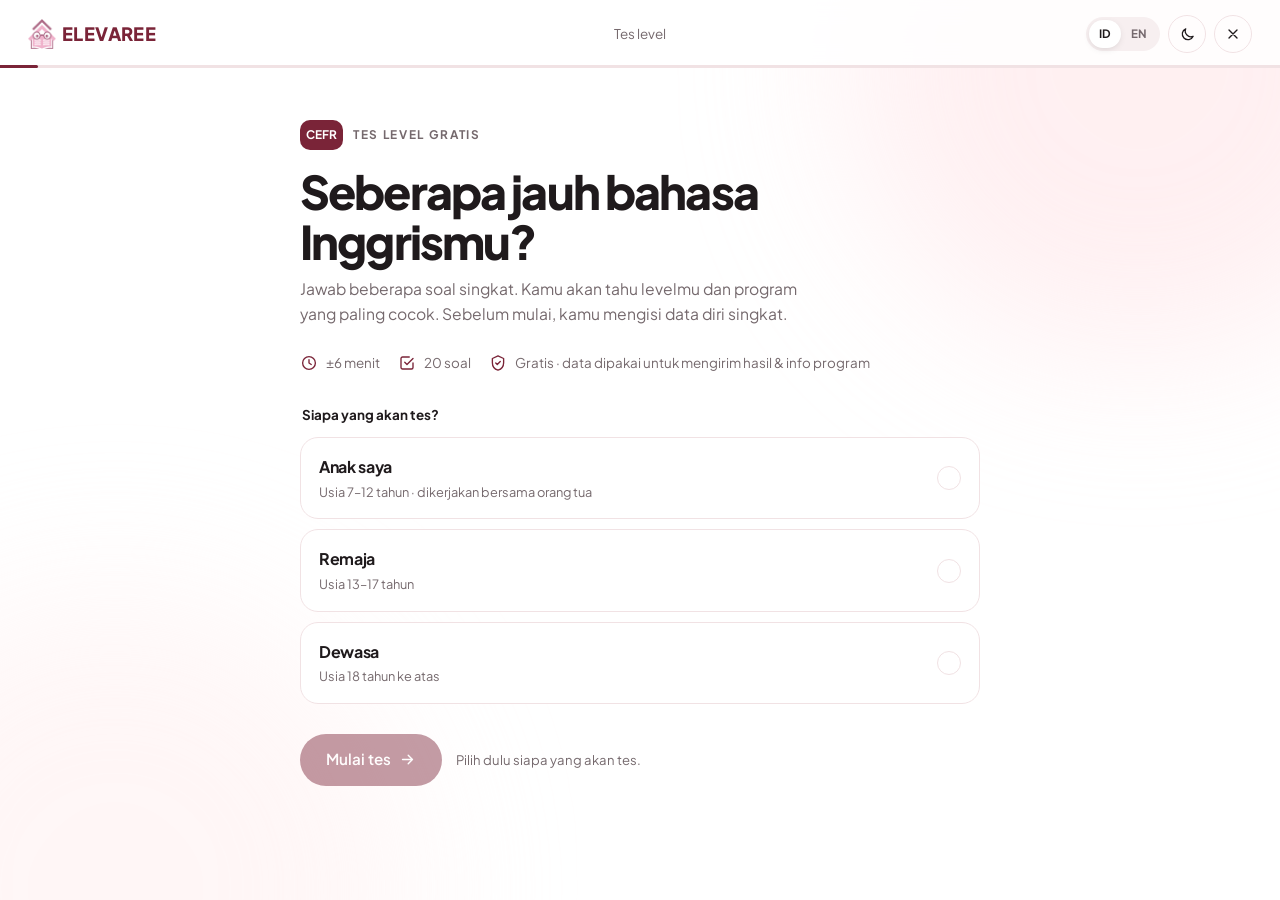
<file: tes-level.html>
<!doctype html>
<html lang="id" data-title-en="Free English Level Test — Elevaree Academy">
<head>
  <meta charset="utf-8" />
  <meta name="viewport" content="width=device-width, initial-scale=1" />
  <title>Tes Level Bahasa Inggris Gratis — Elevaree Academy</title>
  <meta name="description" content="Tes level bahasa Inggris online gratis dari Elevaree Academy. Jawab soal singkat, ketahui level CEFR kamu (A1–C1), dan dapatkan rekomendasi program yang cocok." />
  <script>
    (function () {
      try {
        var t = localStorage.getItem('elv-theme');
        if (!t) t = matchMedia('(prefers-color-scheme: dark)').matches ? 'dark' : 'light';
        document.documentElement.setAttribute('data-theme', t);
        if (localStorage.getItem('elv-lang') === 'en') document.documentElement.lang = 'en';
      } catch (e) { document.documentElement.setAttribute('data-theme', 'light'); }
    })();
  </script>
  <link rel="icon" type="image/png" href="assets/img/favicon.png" />
  <link rel="apple-touch-icon" href="assets/img/apple-touch-icon.png" />
  <link rel="preconnect" href="https://fonts.googleapis.com" />
  <link rel="preconnect" href="https://fonts.gstatic.com" crossorigin />
  <link href="https://fonts.googleapis.com/css2?family=Plus+Jakarta+Sans:wght@400;500;600;700;800&display=swap" rel="stylesheet" />
  <link rel="stylesheet" href="css/style.css" />
</head>
<body class="reg lv">
  <div class="reg-bg" aria-hidden="true"><span></span><span></span></div>

  <header class="reg-head">
    <a href="index.html" class="logo" aria-label="Elevaree Academy — beranda">
      <img class="logo__mark" src="assets/img/logo.png" alt="" width="28" height="30" />
      <span>ELEVAREE</span>
    </a>
    <p class="reg-head__step js-count" aria-live="polite"><span data-en="Level test">Tes level</span></p>
    <div class="reg-head__right">
      <div class="lang" role="group" aria-label="Bahasa / Language">
        <button class="lang__btn is-active" data-lang="id" aria-pressed="true">ID</button>
        <button class="lang__btn" data-lang="en" aria-pressed="false">EN</button>
      </div>
      <button class="theme-btn" aria-label="Ganti mode gelap/terang" data-en-label="Toggle dark/light mode">
        <svg class="i-moon" viewBox="0 0 24 24"><path d="M20 14.5A8 8 0 0 1 9.5 4a8 8 0 1 0 10.5 10.5z"/></svg>
        <svg class="i-sun" viewBox="0 0 24 24"><circle cx="12" cy="12" r="4"/><path d="M12 2v2M12 20v2M4.9 4.9l1.4 1.4M17.7 17.7l1.4 1.4M2 12h2M20 12h2M4.9 19.1l1.4-1.4M17.7 6.3l1.4-1.4"/></svg>
      </button>
      <a href="index.html" class="reg-exit" aria-label="Keluar dari tes" data-en-label="Leave the test">
        <svg viewBox="0 0 24 24"><path d="M6 6l12 12M18 6 6 18"/></svg>
      </a>
    </div>
    <div class="reg-progress" aria-hidden="true"><span></span></div>
  </header>

  <main class="reg-main">
    <div class="lv-wrap">

      <!-- 1. PEMBUKA -->
      <section class="reg-step lv-view" data-view="intro" aria-labelledby="lv-h-intro">
        <p class="reg-eyebrow"><span>CEFR</span> <span data-en="Free level test">Tes level gratis</span></p>
        <h1 class="reg-title" id="lv-h-intro" data-en="What's your English level?">Seberapa jauh bahasa Inggrismu?</h1>
        <p class="reg-sub" data-en="Answer a few short questions. You'll get your level and the programme that fits you best. You'll fill in a few details first.">Jawab beberapa soal singkat. Kamu akan tahu levelmu dan program yang paling cocok. Sebelum mulai, kamu mengisi data diri singkat.</p>

        <ul class="lv-meta">
          <li><svg viewBox="0 0 24 24"><circle cx="12" cy="12" r="8.5"/><path d="M12 7.5V12l3 2"/></svg><span class="js-meta-time">±5 menit</span></li>
          <li><svg viewBox="0 0 24 24"><path d="M9 11l3 3 8-8"/><path d="M20 12v6a2 2 0 0 1-2 2H6a2 2 0 0 1-2-2V6a2 2 0 0 1 2-2h9"/></svg><span class="js-meta-q">20 soal</span></li>
          <li><svg viewBox="0 0 24 24"><path d="M12 2.5 19.5 6v5.5c0 4.6-3.2 8.6-7.5 10-4.3-1.4-7.5-5.4-7.5-10V6z"/><path d="m9 12 2 2 4-4"/></svg><span data-en="Free · your details are used to send your result and programme info">Gratis · data dipakai untuk mengirim hasil &amp; info program</span></li>
        </ul>

        <fieldset class="reg-field">
          <legend data-en="Who is taking the test?">Siapa yang akan tes?</legend>
          <div class="lv-choices js-aud" role="radiogroup"></div>
        </fieldset>

        <fieldset class="reg-field js-goal-wrap" hidden>
          <legend data-en="What's your main goal?">Apa tujuan utamamu?</legend>
          <div class="lv-choices js-goal" role="radiogroup"></div>
        </fieldset>

        <div class="lv-nav">
          <button type="button" class="btn btn--maroon js-start" disabled>
            <span data-en="Start the test">Mulai tes</span>
            <svg viewBox="0 0 24 24"><path d="M5 12h14M13 6l6 6-6 6"/></svg>
          </button>
          <p class="lv-hint js-start-hint" data-en="Choose who is taking the test first.">Pilih dulu siapa yang akan tes.</p>
        </div>
      </section>


      <!-- 2. DATA DIRI -->
      <section class="reg-step lv-view" data-view="data" aria-labelledby="lv-h-data" hidden>
        <p class="reg-eyebrow"><span>2</span> <span data-en="Your details">Data diri</span></p>
        <h1 class="reg-title" id="lv-h-data" tabindex="-1" data-en="Before we start, tell us about you">Sebelum mulai, isi data dirimu</h1>
        <p class="reg-sub" data-en="We use it to send your result and suggest the right class. Please use your real details.">Data ini dipakai untuk mengirim hasil dan merekomendasikan kelas yang pas. Isi dengan data yang benar ya.</p>

        <form class="reg-form js-lead-form" novalidate>
          <input type="text" name="website" class="hp" tabindex="-1" autocomplete="off" aria-hidden="true" />
          <div class="ufield">
            <input id="l-name" name="name" type="text" autocomplete="name" placeholder=" " maxlength="60" required />
            <label for="l-name" class="js-l-namelab" data-en="Full name">Nama lengkap</label>
            <small class="err" aria-live="polite"></small>
          </div>
          <div class="urow js-kid-only" hidden>
            <div class="ufield">
              <input id="l-child" name="child" type="text" placeholder=" " maxlength="60" />
              <label for="l-child" data-en="Child's name">Nama anak</label>
              <small class="err" aria-live="polite"></small>
            </div>
            <div class="ufield ufield--sm">
              <input id="l-age" name="age" type="number" inputmode="numeric" min="7" max="12" placeholder=" " />
              <label for="l-age" data-en="Age">Usia</label>
              <small class="err" aria-live="polite"></small>
            </div>
          </div>
          <div class="urow">
            <div class="ufield">
              <input id="l-wa" name="wa" type="tel" inputmode="tel" autocomplete="tel" placeholder=" " maxlength="20" required />
              <label for="l-wa" data-en="WhatsApp number">Nomor WhatsApp</label>
              <small class="err" aria-live="polite"></small>
            </div>
            <div class="ufield">
              <input id="l-email" name="email" type="email" autocomplete="email" placeholder=" " maxlength="100" required />
              <label for="l-email">Email</label>
              <small class="err" aria-live="polite"></small>
            </div>
          </div>
          <div class="urow">
            <div class="ufield">
              <input id="l-city" name="city" type="text" autocomplete="address-level2" placeholder=" " maxlength="60" />
              <label for="l-city"><span data-en="City">Kota</span> <em data-en="(optional)">(opsional)</em></label>
            </div>
            <div class="ufield ufield--sel">
              <select id="l-source" name="source" aria-label="Dari mana kamu tahu Elevaree?">
                <option value="" data-en="How did you hear about us? (optional)">Tahu Elevaree dari mana? (opsional)</option>
                <option value="instagram">Instagram</option>
                <option value="tiktok">TikTok</option>
                <option value="teman" data-en="Friend / family">Teman / keluarga</option>
                <option value="google">Google</option>
                <option value="whatsapp">WhatsApp</option>
                <option value="lainnya" data-en="Other">Lainnya</option>
              </select>
            </div>
          </div>

          <label class="lv-consent">
            <input type="checkbox" name="consent" />
            <span><span data-en="I agree that Elevaree may store my details and contact me via WhatsApp or email about my result and learning programmes. I can ask to stop at any time.">Saya setuju Elevaree menyimpan data saya dan menghubungi saya lewat WhatsApp atau email terkait hasil tes dan program belajar. Saya bisa meminta berhenti kapan saja.</span> <a href="kebijakan-privasi.html" target="_blank" rel="noopener" data-en="Privacy Policy">Kebijakan Privasi</a></span>
          </label>
          <small class="err js-consent-err" aria-live="polite"></small>

          <div class="lv-rules" role="note">
            <h2 data-en="Test rules">Aturan tes</h2>
            <ul class="js-rules"></ul>
          </div>

          <div class="lv-nav">
            <button type="button" class="btn btn--outline js-data-back"><span data-en="Back">Kembali</span></button>
            <button type="submit" class="btn btn--maroon js-data-go">
              <span data-en="Start the test">Mulai tes</span>
              <svg viewBox="0 0 24 24"><path d="M5 12h14M13 6l6 6-6 6"/></svg>
            </button>
          </div>
        </form>
      </section>

      <!-- 3. SOAL -->
      <section class="reg-step lv-view" data-view="quiz" aria-labelledby="lv-q" hidden>
        <div class="lv-qhead">
          <span class="lv-badge js-skill"></span>
          <span class="lv-timer js-timer" role="timer" aria-live="off" hidden></span>
          <span class="lv-qn js-qn"></span>
        </div>
        <div class="lv-passage js-passage" hidden></div>
        <h1 class="lv-q" id="lv-q" tabindex="-1"></h1>
        <div class="lv-opts js-opts" role="radiogroup" aria-labelledby="lv-q"></div>
        <p class="lv-hint lv-hint--keys" data-en="Tip: press 1–4 to choose, Enter to continue.">Tips: tekan 1–4 untuk memilih, Enter untuk lanjut.</p>
        <div class="lv-nav">
          <button type="button" class="btn btn--maroon js-next" disabled>
            <span class="js-next-label" data-en="Continue">Lanjut</span>
            <svg viewBox="0 0 24 24"><path d="M5 12h14M13 6l6 6-6 6"/></svg>
          </button>
        </div>
      </section>

      <!-- 4. HASIL -->
      <section class="reg-step lv-view" data-view="result" aria-labelledby="lv-h-res" hidden>
        <p class="reg-eyebrow"><span>✓</span> <span data-en="Your result">Hasil tes kamu</span></p>
        <div class="lv-hero">
          <div class="lv-ring" role="img" aria-label="">
            <svg viewBox="0 0 120 120" aria-hidden="true"><circle class="lv-ring__bg" cx="60" cy="60" r="54"/><circle class="lv-ring__fg" cx="60" cy="60" r="54"/></svg>
            <div><b class="js-lv">B1</b><small class="js-score">13/20</small></div>
          </div>
          <div>
            <h1 class="reg-title lv-rtitle" id="lv-h-res" tabindex="-1"></h1>
            <p class="reg-sub js-rdesc"></p>
          </div>
        </div>

        <div class="lv-skills js-skills"></div>

        <div class="lv-rec js-rec"></div>

        <div class="lv-actions">
          <a href="#" class="btn btn--outline btn--sm js-wa"><span data-en="Discuss my result on WhatsApp">Konsultasikan hasil via WhatsApp</span></a>
          <button type="button" class="btn btn--outline btn--sm js-retake"><span data-en="Retake the test">Ulangi tes</span></button>
        </div>
        <p class="reg-note" data-en="This is an indicative placement, not an official certificate. Your teacher will confirm your level in the first session.">Ini hasil penempatan awal, bukan sertifikat resmi. Tutor akan memastikan levelmu di pertemuan pertama.</p>
      </section>


      <!-- TES DIHENTIKAN -->
      <section class="reg-step lv-view" data-view="stopped" aria-labelledby="lv-h-stop" hidden>
        <p class="reg-eyebrow"><span>!</span> <span data-en="Test stopped">Tes dihentikan</span></p>
        <h1 class="reg-title" id="lv-h-stop" tabindex="-1"></h1>
        <p class="reg-sub js-stop-desc"></p>
        <div class="lv-actions">
          <a href="#" class="btn btn--maroon btn--sm js-stop-wa"><span data-en="Contact us on WhatsApp">Hubungi kami via WhatsApp</span></a>
          <a href="index.html" class="btn btn--outline btn--sm"><span data-en="Back to home">Kembali ke beranda</span></a>
        </div>
      </section>

    </div>
  </main>

  <div class="lv-modal" role="alertdialog" aria-modal="true" aria-labelledby="lv-m-t" hidden>
    <div class="lv-modal__card">
      <h2 id="lv-m-t"></h2>
      <p class="js-m-body"></p>
      <button type="button" class="btn btn--maroon js-m-ok"></button>
    </div>
  </div>

  <div class="toast" role="status" aria-live="polite"></div>

  <script src="js/config.js"></script>
  <script src="js/content.js"></script>
  <script src="js/batches.js"></script>
  <script src="js/tes-level.js"></script>
</body>
</html>
</file>
<file: css/style.css>
/* =========================================================
   Elevaree Academy — style
   Dasar: blush #FFEFEF + putih, maroon untuk aksi,
   pastel untuk kartu bergambar. Mendukung mode gelap.
   ========================================================= */
:root {
  --white: #ffffff;          /* selalu putih (teks di atas maroon) */
  --bg: #ffffff;
  --surface: #ffffff;
  --surface-2: #fbf4f5;
  --chip: #f7eff0;
  --blush: #ffefef;          /* warna utama Elevaree */
  --blush-2: #ffe3e6;
  --soft: #fff8f8;
  --line: #f1e2e4;
  --line-2: #efd3d8;
  --maroon: #7a2438;
  --maroon-2: #5e1a2b;
  --accent-text: #7a2438;
  --rose: #e8496a;
  --ink: #1f1a1c;
  --ink-2: #3b3336;
  --muted: #75696d;
  --faint: #a8999d;
  --card-ink: #1f1a1c;       /* teks di atas kartu pastel */
  --nav-bg: rgba(255, 255, 255, .86);
  --word: rgba(122, 36, 56, .08);
  --shadow: 0 24px 48px -24px rgba(90, 30, 45, .28);

  --lilac: #d6c8ff;
  --lime: #ddf39b;
  --butter: #ffe48c;
  --mustard: #dcb94e;
  --sage: #a9d4b6;
  --peach: #ffc6a3;
  --pink: #ffc9d3;
  --sky: #bfe3f5;

  --radius: 22px;
  --radius-lg: 32px;
  --ease: cubic-bezier(.22, 1, .36, 1);
  --spring: cubic-bezier(.34, 1.56, .64, 1);
  --container: 1200px;
  --gutter: 24px;
  --font: "Plus Jakarta Sans", system-ui, -apple-system, "Segoe UI", sans-serif;
  color-scheme: light;
}

:root[data-theme="dark"] {
  --bg: #141012;
  --surface: #1e181a;
  --surface-2: #231c1f;
  --chip: #2a2125;
  --blush: #261b1e;
  --blush-2: #34252a;
  --soft: #191315;
  --line: #33282b;
  --line-2: #3d2f33;
  --maroon: #a23a56;
  --maroon-2: #b8466a;
  --accent-text: #f4a3b6;
  --rose: #f0708b;
  --ink: #f6eef0;
  --ink-2: #ddd1d4;
  --muted: #b6a9ad;
  --faint: #85777b;
  --nav-bg: rgba(20, 16, 18, .82);
  --word: rgba(244, 163, 182, .07);
  --shadow: 0 24px 48px -24px rgba(0, 0, 0, .7);

  --lilac: #bfaff5;
  --lime: #cbe388;
  --butter: #f0d276;
  --mustard: #cfa940;
  --sage: #97c4a5;
  --peach: #f2b08d;
  --pink: #f2b3c1;
  --sky: #a9d3ea;
  color-scheme: dark;
}

*, *::before, *::after { box-sizing: border-box; }
html { scroll-behavior: smooth; -webkit-text-size-adjust: 100%; }
body { margin: 0; font-family: var(--font); color: var(--ink); background: var(--bg); line-height: 1.6; -webkit-font-smoothing: antialiased; overflow-x: hidden; transition: background .4s, color .4s; }
img { display: block; max-width: 100%; }
a { color: inherit; text-decoration: none; }
button { font: inherit; color: inherit; cursor: pointer; border: 0; background: none; }
h1, h2, h3, p, figure, ol { margin: 0; }
svg { flex-shrink: 0; }

.container { width: 100%; max-width: var(--container); margin: 0 auto; padding: 0 var(--gutter); }
.center { text-align: center; margin-top: 48px; }

.bg-lilac { background: var(--lilac); } .bg-lime { background: var(--lime); }
.bg-butter { background: var(--butter); } .bg-mustard { background: var(--mustard); }
.bg-sage { background: var(--sage); } .bg-peach { background: var(--peach); }
.bg-pink { background: var(--pink); } .bg-sky { background: var(--sky); }

.h2 { font-size: clamp(1.9rem, 3.4vw, 2.7rem); line-height: 1.12; font-weight: 700; letter-spacing: -.035em; }
.eyebrow { display: flex; align-items: center; gap: 8px; font-size: .72rem; font-weight: 700; letter-spacing: .14em; text-transform: uppercase; color: var(--muted); padding-top: .7rem; }
.eyebrow::before { content: ""; width: 8px; height: 8px; border-radius: 50%; background: var(--accent-text); }

.scroll-progress { position: fixed; inset: 0 0 auto 0; height: 3px; z-index: 100; background: var(--maroon); transform-origin: 0 50%; transform: scaleX(0); }

/* ---------- Buttons ---------- */
.btn {
  display: inline-flex; align-items: center; justify-content: center; gap: .55rem;
  height: 52px; padding: 0 1.6rem; border-radius: 999px;
  font-weight: 600; font-size: .95rem; white-space: nowrap;
  transition: transform .35s var(--ease), background .3s, color .3s, border-color .3s, box-shadow .35s var(--ease);
}
.btn svg { width: 17px; height: 17px; fill: none; stroke: currentColor; stroke-width: 2; stroke-linecap: round; stroke-linejoin: round; transition: transform .35s var(--ease); }
.btn:hover svg { transform: translateX(4px); }
.btn--sm { height: 44px; padding: 0 1.25rem; font-size: .86rem; }
.btn--maroon { background: var(--maroon); color: var(--white); }
.btn--maroon:hover { background: var(--maroon-2); transform: translateY(-2px); box-shadow: 0 14px 26px -12px rgba(122, 36, 56, .6); }
.btn--outline { border: 1.5px solid var(--line); background: var(--surface); }
.btn--outline:hover { border-color: var(--accent-text); color: var(--accent-text); transform: translateY(-2px); }
.btn--butter { background: var(--butter); color: var(--card-ink); }
.btn--butter:hover { transform: translateY(-2px); box-shadow: 0 14px 30px -12px rgba(255, 228, 140, .6); }

.link-arrow { position: relative; font-weight: 600; font-size: .95rem; padding-bottom: 2px; }
.link-arrow::after { content: ""; position: absolute; left: 0; right: 0; bottom: 0; height: 1.5px; background: currentColor; transform-origin: 100% 50%; transition: transform .45s var(--ease); }
.link-arrow:hover::after { transform: scaleX(0); }

.round-btn { width: 48px; height: 48px; border-radius: 50%; display: grid; place-items: center; border: 1.5px solid var(--line); background: var(--surface); transition: transform .35s var(--ease), background .3s, border-color .3s, color .3s; }
.round-btn svg { width: 18px; height: 18px; fill: none; stroke: currentColor; stroke-width: 1.9; stroke-linecap: round; stroke-linejoin: round; }
.round-btn:hover { transform: scale(1.08); border-color: var(--accent-text); }
.round-btn--fill { background: var(--maroon); border-color: var(--maroon); color: var(--white); }

/* ---------- Logo ---------- */
.logo { display: inline-flex; align-items: center; gap: .4rem; font-weight: 800; font-size: 1.15rem; letter-spacing: .02em; color: var(--accent-text); }
.logo__mark { width: auto; height: 30px; transition: transform .5s var(--spring); }
.logo:hover .logo__mark { transform: translateY(-3px); }

/* ---------- Nav ---------- */
.nav { position: fixed; inset: 0 0 auto 0; z-index: 50; transition: transform .45s var(--ease), background .3s, box-shadow .3s; animation: navIn .9s var(--ease) backwards; }
@keyframes navIn { from { opacity: 0; transform: translateY(-20px); } }
.nav__inner { display: grid; grid-template-columns: auto 1fr auto; gap: 24px; align-items: center; height: 84px; transition: height .4s var(--ease); }
.nav.is-scrolled { background: var(--nav-bg); backdrop-filter: saturate(160%) blur(14px); -webkit-backdrop-filter: saturate(160%) blur(14px); box-shadow: 0 1px 0 var(--line); }
.nav.is-scrolled .nav__inner { height: 68px; }
.nav.is-hidden { transform: translateY(-100%); }
.nav__links { justify-self: center; display: flex; align-items: center; gap: 1.7rem; font-size: .9rem; font-weight: 500; color: var(--muted); }
.nav__links > a, .dd__btn { position: relative; padding: 6px 0; transition: color .25s; }
.nav__links > a::after { content: ""; position: absolute; left: 0; right: 0; bottom: 0; height: 2px; border-radius: 2px; background: var(--accent-text); transform: scaleX(0); transition: transform .4s var(--ease); }
.nav__links > a:hover, .nav__links > a.is-active, .dd__btn:hover, .dd.is-open .dd__btn { color: var(--ink); }
.nav__links > a.is-active::after { transform: scaleX(1); }
.nav__right { display: flex; align-items: center; gap: 10px; }

/* dropdown program */
.dd { position: relative; }
.dd__btn { display: inline-flex; align-items: center; gap: 4px; font-weight: 500; }
.dd__btn svg { width: 15px; height: 15px; fill: none; stroke: currentColor; stroke-width: 2; stroke-linecap: round; stroke-linejoin: round; transition: transform .35s var(--ease); }
.dd:hover .dd__btn svg, .dd.is-open .dd__btn svg { transform: rotate(180deg); }
.dd__panel {
  position: absolute; top: calc(100% + 14px); left: 50%; width: 340px; padding: 8px;
  background: var(--surface); border: 1px solid var(--line); border-radius: 18px; box-shadow: var(--shadow);
  opacity: 0; visibility: hidden; transform: translate(-50%, 8px);
  transition: opacity .3s var(--ease), transform .35s var(--ease), visibility .3s;
}
.dd__panel::before { content: ""; position: absolute; left: 0; right: 0; top: -16px; height: 16px; }
.dd:hover .dd__panel, .dd.is-open .dd__panel { opacity: 1; visibility: visible; transform: translate(-50%, 0); }
.nav.is-hidden .dd__panel { opacity: 0; visibility: hidden; }
.dd__item { display: flex; gap: 12px; padding: 10px 12px; border-radius: 12px; transition: background .25s, transform .3s var(--ease); }
.dd__item:hover { background: var(--blush); transform: translateX(3px); }
.dd__item .dot { flex: none; width: 12px; height: 12px; margin-top: 5px; border-radius: 50%; }
.dd__item b { display: block; font-size: .88rem; color: var(--ink); }
.dd__item small { display: block; font-size: .76rem; color: var(--muted); }

/* bahasa & tema */
.lang { display: flex; padding: 3px; border-radius: 999px; background: var(--chip); }
.lang__btn { padding: 5px 10px; border-radius: 999px; font-size: .72rem; font-weight: 700; color: var(--muted); transition: background .3s, color .3s, box-shadow .3s; }
.lang__btn.is-active { background: var(--surface); color: var(--ink); box-shadow: 0 2px 8px -3px rgba(0, 0, 0, .2); }
.theme-btn { width: 38px; height: 38px; border-radius: 50%; display: grid; place-items: center; border: 1.5px solid var(--line); transition: transform .5s var(--spring), border-color .3s; }
.theme-btn:hover { transform: rotate(-20deg); border-color: var(--accent-text); }
.theme-btn svg { width: 17px; height: 17px; fill: none; stroke: currentColor; stroke-width: 1.8; stroke-linecap: round; stroke-linejoin: round; }
.theme-btn .i-sun { display: none; }
[data-theme="dark"] .theme-btn .i-sun { display: block; }
[data-theme="dark"] .theme-btn .i-moon { display: none; }

.nav__toggle { display: none; width: 44px; height: 44px; border-radius: 50%; background: var(--blush); position: relative; }
.nav__toggle span { position: absolute; left: 13px; right: 13px; height: 2px; background: var(--ink); border-radius: 2px; transition: transform .35s var(--ease), top .35s var(--ease); }
.nav__toggle span:first-child { top: 17px; }
.nav__toggle span:last-child { top: 25px; }
.nav.is-open .nav__toggle span:first-child { top: 21px; transform: rotate(45deg); }
.nav.is-open .nav__toggle span:last-child { top: 21px; transform: rotate(-45deg); }

/* ---------- Hero ---------- */
.hero { padding-top: 96px; }
.hero__panel {
  position: relative; display: grid; grid-template-columns: 1fr 1.05fr; gap: 32px; align-items: center;
  background: var(--blush); border-radius: var(--radius-lg); padding: 56px 56px 56px 64px; min-height: 600px;
  animation: panelIn 1.1s var(--ease) both; transition: background .4s;
}
@keyframes panelIn { from { clip-path: inset(6% 4% 6% 4% round var(--radius-lg)); opacity: 0; } to { clip-path: inset(0 0 0 0 round var(--radius-lg)); opacity: 1; } }

.pill-badge { display: inline-flex; align-items: center; gap: 10px; padding: 6px 14px 6px 6px; border-radius: 999px; background: var(--surface); font-size: .8rem; color: var(--muted); box-shadow: 0 6px 18px -10px rgba(122, 36, 56, .3); }
.pill-badge b { color: var(--ink); }
.avatars { display: flex; }
.avatars img { width: 28px; height: 28px; border-radius: 50%; object-fit: cover; border: 2px solid var(--surface); background: var(--blush-2); }
.avatars img + img { margin-left: -9px; }

.hero__title { margin-top: 1.6rem; font-size: clamp(2.6rem, 5.1vw, 4.4rem); line-height: 1.04; font-weight: 800; letter-spacing: -.045em; }
.hero__title .line { display: block; overflow: hidden; padding-bottom: .08em; }
.hero__title .line > span { display: inline-block; transform: translateY(110%); animation: lineUp 1s var(--ease) forwards; }
.hero__title .line:nth-child(1) > span { animation-delay: .25s; }
.hero__title .line:nth-child(2) > span { animation-delay: .37s; }
.hero__title .line:nth-child(3) > span { animation-delay: .49s; }
@keyframes lineUp { to { transform: translateY(0); } }
.scribble { position: relative; font-style: normal; color: var(--accent-text); }
.scribble svg { position: absolute; left: -2%; bottom: -.12em; width: 104%; height: .32em; overflow: visible; }
.scribble path { fill: none; stroke: var(--rose); stroke-width: 4; stroke-linecap: round; stroke-dasharray: 520; stroke-dashoffset: 520; animation: draw 1.1s var(--ease) 1.2s forwards; }
@keyframes draw { to { stroke-dashoffset: 0; } }

.hero__lead { margin-top: 1.5rem; max-width: 440px; color: var(--muted); font-size: 1rem; }
.hero__actions { margin-top: 2.2rem; display: flex; align-items: center; gap: 1.6rem; flex-wrap: wrap; }

.fade-in { opacity: 0; transform: translateY(16px); animation: fadeUp .9s var(--ease) var(--d, 0s) forwards; }
@keyframes fadeUp { to { opacity: 1; transform: none; } }

.hero__collage { position: relative; height: 500px; }
.hero__collage [data-depth] { transition: translate .7s cubic-bezier(.2, .8, .2, 1); }
.tile { position: absolute; border-radius: 26px; overflow: hidden; animation: tileIn 1.1s var(--ease) backwards; }
.tile img { position: absolute; bottom: 0; left: 50%; height: 94%; width: auto; max-width: none; transform: translateX(-50%); animation: rise 1.2s var(--ease) backwards; transition: transform .7s var(--ease); transform-origin: 50% 100%; }
.tile:hover img { transform: translateX(-50%) scale(1.05); }
.tile--lilac { background: var(--lilac); } .tile--lime { background: var(--lime); } .tile--butter { background: var(--butter); }
.tile--a { left: 0; top: 0; width: 46%; height: 54%; animation-delay: .35s; }
.tile--a img { animation-delay: .55s; }
.tile--b { right: 0; top: 13%; width: 44%; height: 58%; animation-delay: .5s; }
.tile--b img { animation-delay: .7s; height: 100%; }
.tile--c { left: 14%; top: 59%; width: 50%; height: 41%; animation-delay: .65s; }
.tile--c img { animation-delay: .85s; height: 100%; }
@keyframes tileIn { from { clip-path: inset(100% 0 0 0 round 26px); } to { clip-path: inset(0 0 0 0 round 26px); } }
@keyframes rise { from { transform: translateX(-50%) translateY(30%); } }

.rec-dot { position: absolute; left: 41%; top: -2.5%; width: 46px; height: 46px; border-radius: 50%; background: #1f1a1c; display: grid; place-items: center; animation: popIn .8s var(--spring) 1.1s backwards; }
.rec-dot::before { content: ""; width: 12px; height: 12px; border-radius: 50%; background: var(--rose); }
.rec-dot::after { content: ""; position: absolute; inset: 0; border-radius: 50%; border: 2px solid var(--ink); animation: ping 2.2s ease-out 2s infinite; }
@keyframes ping { from { transform: scale(1); opacity: .6; } to { transform: scale(1.6); opacity: 0; } }

.chip { position: absolute; display: flex; align-items: center; gap: 10px; padding: 8px 16px 8px 8px; border-radius: 999px; background: var(--surface); box-shadow: 0 16px 30px -16px rgba(60, 20, 30, .35); animation: popIn .8s var(--spring) backwards, bob 6s ease-in-out infinite; }
.chip--live { left: 50%; top: 66%; animation-delay: 1.25s, 2s; }
.chip__icon { width: 38px; height: 38px; border-radius: 50%; background: var(--maroon); display: grid; place-items: center; }
.chip__icon svg { width: 18px; height: 18px; fill: none; stroke: var(--white); stroke-width: 1.8; stroke-linejoin: round; }
.chip b { display: block; font-size: 1rem; line-height: 1.1; }
.chip small { font-size: .72rem; color: var(--muted); }

.doodle--bulb { position: absolute; right: 6%; top: -3%; width: 54px; height: 54px; fill: none; stroke: var(--ink); stroke-width: 1.6; stroke-linecap: round; stroke-linejoin: round; animation: popIn .8s var(--spring) 1.35s backwards, wiggle 3.5s ease-in-out 2.2s infinite; }
@keyframes wiggle { 0%, 100% { transform: rotate(0); } 25% { transform: rotate(-10deg); } 75% { transform: rotate(8deg); } }

.sticker { position: absolute; right: 3%; bottom: 2%; width: 112px; height: 112px; display: grid; place-items: center; border-radius: 50%; background: var(--maroon); color: var(--white); animation: popIn .8s var(--spring) 1.45s backwards; }
.sticker svg { position: absolute; inset: 0; animation: spin 14s linear infinite; }
.sticker text { font-size: 10px; font-weight: 700; letter-spacing: 1.2px; fill: var(--white); }
.sticker span { font-size: 1.4rem; color: #ffe48c; }

@keyframes popIn { from { scale: 0; opacity: 0; } }
@keyframes bob { 0%, 100% { transform: translateY(0); } 50% { transform: translateY(-10px); } }
@keyframes spin { to { transform: rotate(360deg); } }

.marquee { margin-top: 28px; overflow: hidden; border-block: 1px solid var(--line); -webkit-mask-image: linear-gradient(90deg, transparent, #000 8%, #000 92%, transparent); mask-image: linear-gradient(90deg, transparent, #000 8%, #000 92%, transparent); }
.marquee__track { display: flex; width: max-content; animation: marquee 34s linear infinite; }
.marquee:hover .marquee__track { animation-play-state: paused; }
.marquee__track span { padding: 20px 40px; font-weight: 600; color: var(--faint); font-size: 1.05rem; white-space: nowrap; transition: color .3s; }
.marquee__track span:hover { color: var(--accent-text); }
@keyframes marquee { to { transform: translateX(-50%); } }

/* ---------- Sections ---------- */
.section { padding: 110px 0; }
.section--soft { background: var(--soft); transition: background .4s; }
.head-split { display: grid; grid-template-columns: 220px 1fr; gap: 32px; margin-bottom: 52px; align-items: start; }
.head-split--action { grid-template-columns: 220px 1fr auto; align-items: end; }
.head-split--action .eyebrow { align-self: start; }

.filters { display: flex; flex-wrap: wrap; gap: 8px; margin-top: 26px; }
.filter { padding: 10px 18px; border-radius: 999px; background: var(--chip); font-size: .84rem; font-weight: 600; color: var(--muted); transition: background .3s, color .3s, transform .3s var(--ease); }
.filter:hover { transform: translateY(-2px); color: var(--ink); }
.filter.is-active { background: var(--maroon); color: var(--white); }

/* Program bento */
.bento { display: grid; grid-template-columns: repeat(12, 1fr); gap: 36px 28px; align-items: start; }
.course { grid-column: span 5; transition: opacity .5s var(--ease), filter .5s var(--ease), scale .5s var(--ease); }
.course--big { grid-column: span 7; }
.course.is-dim { opacity: .28; filter: grayscale(1); scale: .97; }
.course__art { position: relative; height: 250px; border-radius: var(--radius); overflow: hidden; padding: 26px; isolation: isolate; color: var(--card-ink); }
.course--big .course__art { height: 360px; padding: 34px; }
.course__art img { position: absolute; right: 4%; bottom: 0; height: 100%; width: auto; max-width: 62%; object-fit: contain; object-position: bottom; z-index: 0; transition: transform .8s var(--ease); transform-origin: 50% 100%; }
.course--big .course__art img { right: 6%; height: 102%; }
.course:hover .course__art img { transform: scale(1.06) translateY(-4px); }
.course__text { position: relative; z-index: 1; max-width: 56%; }
.course__text h3 { font-size: 1.6rem; line-height: 1.05; font-weight: 800; letter-spacing: -.035em; }
.course--big .course__text h3 { font-size: clamp(2rem, 3.3vw, 2.8rem); }
.course__text p { margin-top: .5rem; font-size: .82rem; font-weight: 500; opacity: .75; max-width: 200px; }
.course__tag { display: inline-block; margin-bottom: 14px; padding: 5px 12px; border-radius: 999px; background: rgba(255, 255, 255, .55); font-size: .72rem; font-weight: 700; }
.course__cta {
  position: absolute; z-index: 2; left: 34px; bottom: 30px; display: inline-flex; align-items: center; gap: 8px;
  padding: 11px 18px; border-radius: 999px; background: #fff; color: var(--card-ink); font-size: .82rem; font-weight: 700;
  opacity: 0; transform: translateY(12px); transition: opacity .4s var(--ease), transform .4s var(--ease), background .3s, color .3s;
}
.course__cta svg { width: 15px; height: 15px; fill: none; stroke: currentColor; stroke-width: 2; stroke-linecap: round; stroke-linejoin: round; }
.course:hover .course__cta, .course__cta:focus-visible { opacity: 1; transform: none; }
.course__cta:hover { background: #7a2438; color: #fff; }
.course__meta { display: flex; justify-content: space-between; gap: 12px; margin-top: 16px; }
.course__meta b { display: block; font-size: .95rem; }
.course__meta span { font-size: .8rem; color: var(--muted); }
.course__meta ul { list-style: none; margin: 0; padding: 0; display: flex; gap: 14px; font-size: .78rem; color: var(--muted); }
.course__meta li { white-space: nowrap; }
.course__meta li::before { content: "●"; color: var(--accent-text); font-size: .55rem; margin-right: 6px; vertical-align: 2px; }

/* kartu ajakan di grid program */
.help-card {
  align-self: stretch; display: flex; flex-direction: column; gap: 14px;
  padding: 34px; border-radius: var(--radius); color: #fff;
  background: radial-gradient(120% 90% at 100% 0%, #a8405d 0%, transparent 55%), linear-gradient(160deg, #6d2033, #4a1424);
  box-shadow: 0 30px 50px -30px rgba(94, 26, 43, .7);
}
.help-card__icon { width: 52px; height: 52px; border-radius: 16px; display: grid; place-items: center; background: rgba(255, 255, 255, .12); }
.help-card__icon svg { width: 24px; height: 24px; fill: none; stroke: #ffe48c; stroke-width: 1.8; stroke-linecap: round; stroke-linejoin: round; }
.help-card h3 { margin-top: 8px; font-size: 1.6rem; line-height: 1.15; letter-spacing: -.03em; }
.help-card p { font-size: .9rem; opacity: .75; }
.help-card__link { margin-top: auto; display: inline-flex; align-items: center; gap: 8px; font-weight: 700; font-size: .9rem; color: #ffe48c; }
.help-card__link svg { width: 17px; height: 17px; fill: none; stroke: currentColor; stroke-width: 2; stroke-linecap: round; stroke-linejoin: round; transition: transform .35s var(--ease); }
.help-card:hover .help-card__link svg { transform: translateX(5px); }

/* ---------- Slider program (bergeser otomatis) ---------- */
.prog-track {
  position: relative; display: flex; gap: 24px; overflow-x: auto; scroll-snap-type: x mandatory; scrollbar-width: none;
  padding: 6px max(var(--gutter), calc((100vw - var(--container)) / 2 + var(--gutter))) 24px;
  scroll-padding-inline: max(var(--gutter), calc((100vw - var(--container)) / 2 + var(--gutter)));
  cursor: grab; outline: none; transition: opacity .3s var(--ease);
}
.prog-track::-webkit-scrollbar { display: none; }
.prog-track.is-dragging { cursor: grabbing; scroll-snap-type: none; }
.prog-track.is-dragging * { pointer-events: none; user-select: none; }
.prog-track.is-swap { opacity: 0; }
.prog-track .course { flex: 0 0 clamp(300px, 46vw, 600px); scroll-snap-align: start; }
.prog-track .course.is-hidden { display: none; }
.prog-track .course__art { height: 380px; padding: 34px; }
.prog-track .course__art img { right: 5%; height: 102%; }
.prog-track .course__text h3 { font-size: clamp(2rem, 3vw, 2.6rem); }
.prog-track .course__cta { opacity: 1; transform: none; }
.prog-track .help-card { flex-basis: clamp(280px, 30vw, 380px); }
.prog-track .course__art { transition: transform .6s var(--ease); }
.prog-track .course:hover .course__art { transform: translateY(-4px); }

.prog-controls { display: flex; align-items: center; justify-content: space-between; gap: 20px; margin-top: 18px; }
.prog-dots { display: flex; align-items: center; gap: 8px; }
.prog-dot { position: relative; width: 10px; height: 10px; border-radius: 10px; background: var(--line-2); overflow: hidden; transition: width .45s var(--ease), background .3s; }
.prog-dot:hover { background: var(--faint); }
.prog-dot.is-active { width: 46px; }
.prog-dot.is-active::after { content: ""; position: absolute; inset: 0; border-radius: inherit; background: var(--maroon); transform-origin: 0 50%; animation: dotFill var(--int, 4s) linear forwards; }
#program.is-paused .prog-dot.is-active::after { animation-play-state: paused; }
@keyframes dotFill { from { transform: scaleX(0); } to { transform: scaleX(1); } }

/* ---------- Katalog kelas (berjalan otomatis) ---------- */
.catalog { overflow: hidden; -webkit-mask-image: linear-gradient(90deg, transparent, #000 6%, #000 94%, transparent); mask-image: linear-gradient(90deg, transparent, #000 6%, #000 94%, transparent); }
.catalog__track { display: flex; gap: 22px; width: max-content; padding: 10px 0 30px; animation: catalog var(--dur, 50s) linear infinite; transition: opacity .25s var(--ease), transform .25s var(--ease); }
.catalog:hover .catalog__track, .catalog:focus-within .catalog__track { animation-play-state: paused; }
.catalog__track.is-static { animation: none; margin: 0 auto; }
.catalog__track.is-swap { animation: none; opacity: 0; transform: translateY(14px); }
@keyframes catalog { to { transform: translateX(-50%); } }

.ccard { flex: none; width: 340px; border-radius: var(--radius); overflow: hidden; background: var(--surface); border: 1px solid var(--line); transition: transform .5s var(--ease), box-shadow .5s var(--ease), opacity .5s var(--ease); }
.catalog__track:not(.is-swap) .ccard { animation: cardIn .7s var(--ease) backwards; animation-delay: calc(var(--i, 0) * 60ms); }
@keyframes cardIn { from { opacity: 0; transform: translateY(18px); } }
.ccard:hover { transform: translateY(-8px); box-shadow: var(--shadow); }
.ccard__head { position: relative; height: 210px; padding: 22px 24px; color: var(--card-ink); overflow: hidden; isolation: isolate; background-image: radial-gradient(circle at 78% 35%, rgba(255, 255, 255, .5), transparent 60%); }
.ccard__head.bg-butter { --c: var(--butter); } .ccard__head.bg-mustard { --c: var(--mustard); } .ccard__head.bg-pink { --c: var(--pink); } .ccard__head.bg-lime { --c: var(--lime); }
.ccard__head.bg-sky { --c: var(--sky); } .ccard__head.bg-sage { --c: var(--sage); } .ccard__head.bg-peach { --c: var(--peach); } .ccard__head.bg-lilac { --c: var(--lilac); }
.ccard__img { position: absolute; z-index: -1; right: -4px; bottom: 0; height: 96%; width: auto; max-width: 62%; object-fit: contain; object-position: bottom right; transition: transform .7s var(--ease); pointer-events: none; }
.ccard:hover .ccard__img { transform: scale(1.05) translateX(-4px); }
/* gradasi: warna pastel memudar ke foto */
.ccard__head::after { content: ""; position: absolute; inset: 0; z-index: -1; background: linear-gradient(90deg, var(--c) 0%, var(--c) 40%, transparent 68%); pointer-events: none; }
.ccard__cat { position: absolute; left: 24px; bottom: 20px; display: inline-block; padding: 4px 11px; border-radius: 999px; background: rgba(255, 255, 255, .6); font-size: .7rem; font-weight: 700; }
.ccard__tagline { margin-top: 44px; font-size: 1.4rem; line-height: 1.12; font-weight: 800; letter-spacing: -.03em; max-width: 52%; }
.ccard__icon { position: absolute; left: 24px; top: 22px; width: 34px; height: 34px; display: grid; place-items: center; transition: transform .6s var(--spring); }
.ccard__icon svg { width: 30px; height: 30px; fill: none; stroke: var(--card-ink); stroke-width: 1.6; stroke-linecap: round; stroke-linejoin: round; }
.ccard:hover .ccard__icon { transform: rotate(-12deg) scale(1.12); }
.ccard__body { padding: 18px 22px 22px; }
.ccard__body b { display: block; font-size: .98rem; line-height: 1.3; }
.ccard__meta { display: flex; gap: 14px; margin-top: 8px; font-size: .78rem; color: var(--muted); }
.ccard__meta span { display: inline-flex; align-items: center; gap: 5px; }
.ccard__meta svg { width: 14px; height: 14px; fill: none; stroke: currentColor; stroke-width: 1.8; stroke-linecap: round; stroke-linejoin: round; }
.ccard__foot { display: flex; align-items: center; justify-content: space-between; margin-top: 16px; padding-top: 14px; border-top: 1px dashed var(--line); }
.ccard__price { font-size: 1.15rem; font-weight: 800; letter-spacing: -.02em; }
.ccard__price small { font-size: .72rem; font-weight: 500; color: var(--muted); }
.ccard__go { width: 36px; height: 36px; border-radius: 50%; display: grid; place-items: center; background: var(--chip); transition: background .3s, color .3s, transform .4s var(--ease); }
.ccard__go svg { width: 16px; height: 16px; fill: none; stroke: currentColor; stroke-width: 2; stroke-linecap: round; stroke-linejoin: round; }
.ccard:hover .ccard__go { background: var(--maroon); color: #fff; transform: rotate(45deg); }

/* ---------- Alur belajar (langkah + panel lengket) ---------- */
.journey { display: grid; grid-template-columns: 1fr 1fr; gap: 64px; align-items: start; }
.journey__steps { list-style: none; padding: 0; position: relative; }
.journey__steps::before, .journey__steps::after { content: ""; position: absolute; left: 25px; top: 40px; bottom: 40px; width: 2px; border-radius: 2px; background: var(--line); }
.journey__steps::after { background: var(--maroon); bottom: auto; height: calc((100% - 80px) * var(--jp, 0)); transition: height .6s var(--ease); }
.jstep { position: relative; z-index: 1; display: grid; grid-template-columns: 52px 1fr; gap: 22px; padding: 9vh 0; opacity: .32; transition: opacity .5s var(--ease); }
.jstep:first-child { padding-top: 12px; }
.jstep.is-active { opacity: 1; }
.jstep__icon { width: 52px; height: 52px; border-radius: 50%; display: grid; place-items: center; background: var(--bg); border: 1.5px solid var(--line); transition: background .4s, border-color .4s, transform .5s var(--spring), box-shadow .4s; }
.jstep__icon svg { width: 22px; height: 22px; fill: none; stroke: var(--muted); stroke-width: 1.7; stroke-linecap: round; stroke-linejoin: round; transition: stroke .4s; }
.jstep.is-active .jstep__icon { background: var(--maroon); border-color: var(--maroon); transform: scale(1.08); box-shadow: 0 0 0 8px var(--blush); }
.jstep.is-active .jstep__icon svg { stroke: #fff; }
.jstep__label { font-size: .7rem; font-weight: 700; letter-spacing: .14em; color: var(--accent-text); }
.jstep h3 { margin-top: 6px; font-size: 1.5rem; letter-spacing: -.03em; line-height: 1.2; }
.jstep p { margin-top: 8px; font-size: .9rem; color: var(--muted); max-width: 420px; }
.jstep__chip { display: inline-block; margin-top: 14px; padding: 5px 12px; border-radius: 999px; background: var(--lime); color: var(--card-ink); font-size: .74rem; font-weight: 700; }

.journey__mock { position: sticky; top: 110px; }
.mock { padding: 26px; border-radius: 28px; background: var(--blush); transition: background .4s; }
.mock__top { display: flex; align-items: center; gap: 16px; }
.mock__bar { flex: 1; height: 6px; border-radius: 6px; background: var(--blush-2); overflow: hidden; }
.mock__bar span { display: block; height: 100%; width: 25%; border-radius: inherit; background: var(--maroon); transition: width .8s var(--ease); }
.mock__pct { font-size: .8rem; color: var(--muted); white-space: nowrap; }
.mock__pct b { color: var(--ink); }
.mock__stage { position: relative; margin-top: 46px; }
.mock__card { display: grid; grid-template-columns: 44% 1fr; border-radius: 20px; overflow: hidden; background: var(--surface); box-shadow: var(--shadow); }
.mock__img { position: relative; min-height: 210px; }
.mock__img img { position: absolute; bottom: 0; left: 50%; height: 100%; width: auto; max-width: none; transform: translateX(-50%); }
.mock__info { padding: 22px 20px; display: flex; flex-direction: column; gap: 6px; }
.mock__tag { align-self: flex-start; padding: 3px 10px; border-radius: 999px; background: var(--chip); font-size: .68rem; font-weight: 700; }
.mock__info b { font-size: 1.05rem; line-height: 1.25; }
.mock__info small { font-size: .76rem; color: var(--muted); }
.mock__btn { margin-top: auto; display: grid; place-items: center; height: 40px; border-radius: 999px; font-size: .8rem; font-weight: 700; transition: background .4s, color .4s; }
.mock__btn[data-s="0"] { background: var(--maroon); color: #fff; }
.mock__btn[data-s="1"] { background: var(--rose); color: #fff; }
.mock__btn[data-s="2"] { background: var(--butter); color: var(--card-ink); }
.mock__btn[data-s="3"] { background: var(--lime); color: var(--card-ink); }
.mock__toast { position: absolute; top: -28px; right: -14px; display: flex; align-items: center; gap: 10px; padding: 10px 14px 10px 10px; border-radius: 14px; background: var(--surface); box-shadow: var(--shadow); }
.mock__toast.is-pop { animation: toast .6s var(--spring); }
@keyframes toast { from { opacity: 0; transform: translateY(10px) scale(.9); } }
.mock__toast-icon { width: 34px; height: 34px; border-radius: 10px; display: grid; place-items: center; background: var(--lime); color: var(--card-ink); font-weight: 800; font-size: .9rem; }
.mock__toast b { display: block; font-size: .8rem; }
.mock__toast small { font-size: .7rem; color: var(--muted); }
.mock__status { margin-top: 22px; display: flex; align-items: center; gap: 8px; font-size: .8rem; color: var(--muted); }
.mock__status::before { content: ""; width: 7px; height: 7px; border-radius: 50%; background: var(--maroon); animation: blink 1.4s ease-in-out infinite; }
@keyframes blink { 50% { opacity: .25; } }

/* ---------- Testimoni ---------- */
.slider-nav { display: flex; gap: 10px; }
.testi-track {
  display: flex; gap: 20px; overflow-x: auto; scroll-snap-type: x mandatory; scrollbar-width: none;
  padding: 6px max(var(--gutter), calc((100vw - var(--container)) / 2 + var(--gutter))) 20px;
  scroll-padding-inline: max(var(--gutter), calc((100vw - var(--container)) / 2 + var(--gutter)));
  cursor: grab; outline: none;
}
.testi-track::-webkit-scrollbar { display: none; }
.testi-track.is-dragging { cursor: grabbing; scroll-snap-type: none; }
.testi-track.is-dragging * { pointer-events: none; user-select: none; }
.tcard { flex: 0 0 300px; height: 360px; scroll-snap-align: start; border-radius: var(--radius); background: var(--surface); border: 1px solid var(--line); padding: 26px; display: flex; flex-direction: column; transition: transform .5s var(--ease), box-shadow .5s var(--ease); }
.tcard:hover { transform: translateY(-6px); box-shadow: var(--shadow); }
.tcard header { display: flex; align-items: center; gap: 12px; }
.tcard header img { width: 44px; height: 44px; border-radius: 50%; object-fit: cover; }
.tcard header b { display: block; font-size: .9rem; }
.tcard header span { font-size: .75rem; color: var(--muted); }
.tcard > p { margin-top: 22px; font-size: .92rem; line-height: 1.7; color: var(--ink-2); flex: 1; }
.tcard footer { font-size: .74rem; font-weight: 700; color: var(--accent-text); }
.tcard--photo { position: relative; overflow: hidden; padding: 0; border: 0; color: var(--card-ink); }
.tcard--photo img { position: absolute; bottom: 0; left: 50%; height: 88%; width: auto; max-width: none; transform: translateX(-50%); transition: transform .8s var(--ease); transform-origin: 50% 100%; }
.tcard--photo:hover img { transform: translateX(-50%) scale(1.05); }
.tcard__badge { position: absolute; top: 16px; right: 16px; padding: 5px 12px; border-radius: 999px; background: rgba(255, 255, 255, .7); font-size: .72rem; font-weight: 700; }
.tcard__caption { position: absolute; left: 12px; right: 12px; bottom: 12px; padding: 12px 14px; border-radius: 14px; background: rgba(255, 255, 255, .92); backdrop-filter: blur(8px); -webkit-backdrop-filter: blur(8px); }
.tcard__caption b { display: block; font-size: .88rem; }
.tcard__caption span { font-size: .74rem; color: #75696d; }

.stats-row { display: grid; grid-template-columns: repeat(4, 1fr); margin-top: 64px; padding-top: 48px; border-top: 1px solid var(--line); text-align: center; }
.stat b { display: block; font-size: clamp(2.2rem, 4vw, 3.2rem); font-weight: 700; letter-spacing: -.04em; line-height: 1; }
.stat > span { display: block; margin-top: 10px; font-size: .82rem; color: var(--muted); }
.stat + .stat { border-left: 1px solid var(--line); }

/* ---------- Guru ---------- */
.team { display: grid; grid-template-columns: repeat(4, 1fr); gap: 24px; }
.guru__art { position: relative; aspect-ratio: 4 / 5; border-radius: var(--radius); overflow: hidden; }
.guru__art img { position: absolute; left: 50%; top: 7%; height: 125%; width: auto; max-width: none; transform: translateX(-50%); transition: transform .8s var(--ease); transform-origin: 50% 30%; }
.guru__art img.is-wide { top: auto; bottom: 0; height: 90%; }
.guru:nth-child(3) .guru__art img { height: 165%; }
.guru:hover .guru__art img { transform: translateX(-50%) scale(1.05); }
.guru > b { display: block; margin-top: 16px; font-size: 1rem; }
.guru > span { font-size: .8rem; color: var(--muted); }
.guru { transition: transform .5s var(--ease); outline: none; cursor: pointer; }
.guru:focus-visible .guru__art { box-shadow: 0 0 0 3px var(--bg), 0 0 0 5px var(--accent-text); }

/* panel biodata saat hover / fokus / disentuh */
.guru__hint {
  position: absolute; top: 14px; right: 14px; z-index: 2; width: 34px; height: 34px; border-radius: 50%;
  display: grid; place-items: center; background: rgba(255, 255, 255, .75); color: #1f1a1c;
  backdrop-filter: blur(6px); -webkit-backdrop-filter: blur(6px); transition: transform .45s var(--spring), background .3s, color .3s;
}
.guru__hint svg { width: 18px; height: 18px; fill: none; stroke: currentColor; stroke-width: 2.4; stroke-linecap: round; }
.guru__hint::before { content: ""; position: absolute; inset: 0; border-radius: 50%; border: 2px solid rgba(255, 255, 255, .8); animation: ping 2.6s ease-out infinite; }
.guru__bio {
  position: absolute; inset: 0; z-index: 1; display: flex; flex-direction: column; justify-content: flex-end; gap: 12px;
  padding: 22px 20px 20px; color: #fff;
  background: linear-gradient(to top, rgba(58, 14, 27, .96) 0%, rgba(74, 20, 36, .9) 55%, rgba(74, 20, 36, .35) 100%);
  backdrop-filter: blur(3px); -webkit-backdrop-filter: blur(3px);
  opacity: 0; transform: translateY(18px); transition: opacity .4s var(--ease), transform .55s var(--ease);
  pointer-events: none;
}
.guru__about { font-size: .86rem; line-height: 1.5; }
.guru__facts { margin: 0; display: grid; gap: 6px; padding-top: 10px; border-top: 1px solid rgba(255, 255, 255, .18); }
.guru__facts div { display: flex; justify-content: space-between; gap: 10px; font-size: .76rem; }
.guru__facts dt { opacity: .65; }
.guru__facts dd { margin: 0; font-weight: 600; text-align: right; }
.guru__certs { list-style: none; margin: 0; padding: 0; display: flex; flex-wrap: wrap; gap: 6px; }
.guru__certs li { display: inline-flex; align-items: baseline; gap: 5px; padding: 5px 10px; border-radius: 999px; background: #ffe48c; color: #1f1a1c; font-size: .74rem; }
.guru__certs li b { font-weight: 700; }
.guru__certs li span { font-weight: 800; }
.guru__about, .guru__facts, .guru__certs li { opacity: 0; transform: translateY(10px); transition: opacity .4s var(--ease), transform .5s var(--ease); }

.guru:hover .guru__bio, .guru:focus-within .guru__bio, .guru.is-open .guru__bio { opacity: 1; transform: none; }
.guru:hover .guru__about, .guru:focus-within .guru__about, .guru.is-open .guru__about { opacity: 1; transform: none; transition-delay: .08s; }
.guru:hover .guru__facts, .guru:focus-within .guru__facts, .guru.is-open .guru__facts { opacity: 1; transform: none; transition-delay: .16s; }
.guru:hover .guru__certs li, .guru:focus-within .guru__certs li, .guru.is-open .guru__certs li { opacity: 1; transform: none; transition-delay: .24s; }
.guru:hover .guru__certs li + li, .guru:focus-within .guru__certs li + li, .guru.is-open .guru__certs li + li { transition-delay: .3s; }
.guru:hover .guru__hint, .guru:focus-within .guru__hint, .guru.is-open .guru__hint { transform: rotate(180deg) scale(.9); background: #ffe48c; }
.guru:hover .guru__hint::before, .guru:focus-within .guru__hint::before, .guru.is-open .guru__hint::before { animation: none; opacity: 0; }
.guru:hover .guru__art img, .guru:focus-within .guru__art img, .guru.is-open .guru__art img { filter: saturate(.85); }
.guru:hover { transform: translateY(-6px); }

/* ---------- FAQ ---------- */
.faq { margin-left: calc(220px + 32px); border-top: 1px solid var(--line); }
.faq__item { border-bottom: 1px solid var(--line); }
.faq__q { width: 100%; display: grid; grid-template-columns: 64px 1fr 28px; align-items: center; gap: 12px; padding: 24px 0; text-align: left; font-size: 1rem; font-weight: 600; transition: color .3s; }
.faq__q:hover { color: var(--accent-text); }
.faq__n { font-size: .82rem; font-weight: 500; color: var(--muted); }
.faq__icon { position: relative; width: 28px; height: 28px; border-radius: 50%; background: var(--blush); transition: background .3s, transform .5s var(--ease); }
.faq__icon::before, .faq__icon::after { content: ""; position: absolute; left: 8px; right: 8px; top: 13px; height: 2px; border-radius: 2px; background: var(--ink); transition: transform .5s var(--ease), background .3s; }
.faq__icon::after { transform: rotate(90deg); }
.faq__item.is-open .faq__icon { background: var(--maroon); transform: rotate(180deg); }
.faq__item.is-open .faq__icon::before, .faq__item.is-open .faq__icon::after { background: #fff; }
.faq__item.is-open .faq__icon::after { transform: rotate(0); }
.faq__a { display: grid; grid-template-rows: 0fr; transition: grid-template-rows .55s var(--ease); }
.faq__a > div { overflow: hidden; }
.faq__a p { padding: 0 40px 24px 76px; font-size: .9rem; color: var(--muted); max-width: 720px; }
.faq__item.is-open .faq__a { grid-template-rows: 1fr; }

/* ---------- CTA ---------- */
.cta-wrap { padding: 0 0 110px; background: var(--soft); transition: background .4s; }
.cta {
  position: relative; overflow: hidden; display: grid; grid-template-columns: 1fr auto; gap: 32px; align-items: center;
  padding: 56px 60px; border-radius: var(--radius-lg); color: #fff;
  background: radial-gradient(70% 140% at 85% 30%, #a8405d 0%, transparent 60%), linear-gradient(120deg, #4a1424, #6d2033);
}
.cta::after { content: ""; position: absolute; right: -60px; top: -60px; width: 220px; height: 220px; border-radius: 50%; border: 2px dashed rgba(255, 228, 140, .35); animation: spin 30s linear infinite; }
.cta__eyebrow { font-size: .72rem; font-weight: 700; letter-spacing: .14em; text-transform: uppercase; color: #ffe48c; }
.cta__title { margin-top: 10px; font-size: clamp(1.6rem, 3vw, 2.3rem); line-height: 1.15; letter-spacing: -.03em; }
.cta__text { margin-top: 14px; max-width: 520px; font-size: .92rem; opacity: .72; }
.cta .btn { position: relative; z-index: 1; }

/* ---------- Footer ---------- */
.footer { position: relative; overflow: hidden; background: var(--blush); border-radius: 40px 40px 0 0; padding: 80px 0 0; margin-top: -40px; transition: background .4s; }
.footer__top { display: grid; grid-template-columns: 1fr 1fr; gap: 40px; align-items: start; padding-bottom: 48px; border-bottom: 1px solid var(--line-2); }
.logo--lg { font-size: 1.9rem; }
.logo--lg .logo__mark { width: auto; height: 44px; }
.footer__pitch p { color: var(--muted); font-size: .95rem; max-width: 460px; margin-bottom: 1.4rem; }
.footer__grid { display: grid; grid-template-columns: 1.5fr 1fr 1fr 1.2fr; gap: 32px; padding: 48px 0; }
.footer__grid > div > b { display: block; font-size: .9rem; margin-bottom: 14px; }
.footer__grid > div > a { display: block; font-size: .84rem; color: var(--muted); padding: 4px 0; transition: color .25s, transform .3s var(--ease); }
.footer__grid > div > a:hover { color: var(--accent-text); transform: translateX(4px); }
.footer__news p { font-size: .84rem; color: var(--muted); max-width: 300px; }
.newsletter { margin-top: 16px; display: flex; align-items: center; max-width: 320px; border-bottom: 1.5px solid var(--line-2); transition: border-color .3s; }
.newsletter:focus-within { border-color: var(--accent-text); }
.newsletter input { flex: 1; min-width: 0; padding: 12px 0; border: 0; outline: 0; background: none; font: inherit; font-size: .88rem; color: var(--ink); }
.newsletter input::placeholder { color: var(--faint); }
.newsletter button { width: 36px; height: 36px; display: grid; place-items: center; border-radius: 50%; transition: background .3s, color .3s; }
.newsletter button:hover { background: var(--maroon); color: #fff; }
.newsletter button svg { width: 18px; height: 18px; fill: none; stroke: currentColor; stroke-width: 2; stroke-linecap: round; stroke-linejoin: round; }
.newsletter__msg { min-height: 1.4em; margin-top: 8px; font-size: .8rem; color: var(--accent-text) !important; }
.socials { display: flex; gap: 8px; margin-top: 14px; }
.socials a { width: 36px; height: 36px; border-radius: 50%; display: grid; place-items: center; background: var(--surface); transition: background .3s, color .3s, transform .35s var(--ease); }
.socials a:hover { background: var(--maroon); color: #fff; transform: translateY(-3px); }
.socials svg { width: 16px; height: 16px; fill: none; stroke: currentColor; stroke-width: 1.7; stroke-linecap: round; stroke-linejoin: round; }
.footer__bottom { display: flex; justify-content: space-between; gap: 16px; flex-wrap: wrap; padding: 22px 0; border-top: 1px solid var(--line-2); font-size: .78rem; color: var(--muted); }
.footer__bottom a:hover { color: var(--accent-text); }
.footer__word { font-size: clamp(5rem, 21vw, 19rem); font-weight: 800; letter-spacing: -.06em; line-height: .78; text-align: center; color: var(--word); white-space: nowrap; user-select: none; transform: translateX(var(--wx, 0)); }

/* ---------- Form kelas percobaan (modal) ---------- */
html.modal-open { overflow: hidden; }
.modal {
  width: min(620px, calc(100vw - 24px)); max-height: calc(100dvh - 24px); padding: 0; border: 0;
  border-radius: 28px; background: var(--surface); color: var(--ink); overflow: visible;
  box-shadow: 0 40px 80px -30px rgba(40, 10, 20, .5);
}
.modal::backdrop { background: rgba(31, 14, 20, .55); backdrop-filter: blur(6px); -webkit-backdrop-filter: blur(6px); }
.modal[open] { animation: modalIn .5s var(--spring); }
.modal[open]::backdrop { animation: fadeIn .35s ease; }
.modal.is-closing { animation: modalOut .25s ease forwards; }
.modal.is-closing::backdrop { animation: fadeOut .25s ease forwards; }
@keyframes modalIn { from { opacity: 0; transform: translateY(24px) scale(.96); } }
@keyframes modalOut { to { opacity: 0; transform: translateY(16px) scale(.97); } }
@keyframes fadeIn { from { opacity: 0; } }
@keyframes fadeOut { to { opacity: 0; } }
.modal__box { position: relative; max-height: calc(100dvh - 24px); overflow-y: auto; padding: 40px 40px 34px; border-radius: inherit; overscroll-behavior: contain; }
.modal__close { position: absolute; top: 18px; right: 18px; width: 40px; height: 40px; border-radius: 50%; display: grid; place-items: center; background: var(--chip); transition: transform .4s var(--ease), background .3s; }
.modal__close:hover { transform: rotate(90deg); background: var(--blush-2); }
.modal__close svg { width: 18px; height: 18px; fill: none; stroke: currentColor; stroke-width: 2; stroke-linecap: round; }
.modal__eyebrow { font-size: .72rem; font-weight: 700; letter-spacing: .14em; text-transform: uppercase; color: var(--accent-text); }
.modal__title { margin-top: 8px; font-size: clamp(1.6rem, 3vw, 2rem); line-height: 1.15; letter-spacing: -.035em; }
.modal__sub { margin-top: 8px; font-size: .9rem; color: var(--muted); max-width: 460px; }

.tform { margin-top: 26px; display: grid; gap: 18px; }
.tform .hp { position: absolute; left: -9999px; width: 1px; height: 1px; opacity: 0; }
.tform fieldset { border: 0; margin: 0; padding: 0; min-width: 0; }
.tform legend, .field label { display: block; margin-bottom: 8px; font-size: .82rem; font-weight: 600; }
.field label em, .tform legend em { font-style: normal; font-weight: 500; color: var(--muted); }
.row { display: grid; grid-template-columns: 1fr 1fr; gap: 14px; }
.row[hidden] { display: none; }
.row:has(.field--sm) { grid-template-columns: 1fr 110px; }
.field input, .field select, .field textarea {
  width: 100%; padding: 13px 15px; border-radius: 14px; border: 1.5px solid var(--line);
  background: var(--bg); color: var(--ink); font: inherit; font-size: .92rem; outline: none;
  transition: border-color .25s, box-shadow .25s, background .25s;
}
.field textarea { resize: vertical; min-height: 64px; }
.field input::placeholder, .field textarea::placeholder { color: var(--faint); }
.field input:focus, .field select:focus, .field textarea:focus { border-color: var(--accent-text); box-shadow: 0 0 0 4px var(--blush); }
.field.is-invalid input, .field.is-invalid select { border-color: var(--rose); }
.select { position: relative; }
.select::after { content: ""; position: absolute; right: 16px; top: 50%; width: 8px; height: 8px; border-right: 2px solid var(--muted); border-bottom: 2px solid var(--muted); transform: translateY(-70%) rotate(45deg); pointer-events: none; }
.select select { appearance: none; -webkit-appearance: none; padding-right: 40px; cursor: pointer; }
.err { display: block; min-height: 0; margin-top: 6px; font-size: .76rem; color: var(--rose); }
.err:empty { display: none; }

/* pilihan tombol (radio & checkbox bergaya chip) */
.seg, .chips { display: flex; flex-wrap: wrap; gap: 8px; }
.seg legend, .chips legend { width: 100%; }
.seg label, .chips label { position: relative; cursor: pointer; }
.seg input, .chips input { position: absolute; opacity: 0; pointer-events: none; }
.seg span, .chips span { display: inline-flex; align-items: center; gap: 6px; padding: 10px 16px; border-radius: 999px; border: 1.5px solid var(--line); font-size: .85rem; font-weight: 600; color: var(--muted); transition: background .25s, color .25s, border-color .25s, transform .3s var(--ease); }
.seg label:hover span, .chips label:hover span { border-color: var(--accent-text); color: var(--ink); }
.seg input:checked + span, .chips input:checked + span { background: var(--maroon); border-color: var(--maroon); color: #fff; }
.chips input:checked + span::before { content: "✓"; font-size: .75rem; }
.seg input:focus-visible + span, .chips input:focus-visible + span { box-shadow: 0 0 0 3px var(--blush-2); }

.check { display: flex; gap: 10px; align-items: flex-start; font-size: .84rem; color: var(--muted); cursor: pointer; }
.check input { margin-top: 3px; width: 18px; height: 18px; accent-color: var(--maroon); flex: none; }
.err--consent { margin-top: -10px; }

.tform__submit { width: 100%; height: 56px; margin-top: 4px; position: relative; }
.tform__submit .spinner { display: none; width: 18px; height: 18px; border-radius: 50%; border: 2px solid rgba(255, 255, 255, .4); border-top-color: #fff; animation: spin .8s linear infinite; }
.tform__submit.is-loading { pointer-events: none; opacity: .85; }
.tform__submit.is-loading .spinner { display: inline-block; }
.tform__submit.is-loading svg { display: none; }

.modal__done { text-align: center; padding: 18px 0 6px; display: flex; flex-direction: column; align-items: center; gap: 12px; }
.modal__done[hidden] { display: none; }
.modal__done p { color: var(--muted); font-size: .92rem; max-width: 420px; }
.modal__done .btn { margin-top: 10px; }
.done-check { width: 84px; height: 84px; }
.done-check circle { fill: var(--lime); stroke: none; transform-origin: center; animation: popIn .6s var(--spring) both; }
.done-check path { fill: none; stroke: #1f1a1c; stroke-width: 3.5; stroke-linecap: round; stroke-linejoin: round; stroke-dasharray: 40; stroke-dashoffset: 40; animation: draw .6s var(--ease) .35s forwards; }
.modal__view:not([hidden]) { animation: viewIn .45s var(--ease); }
@keyframes viewIn { from { opacity: 0; transform: translateY(10px); } }

/* ---------- WhatsApp ---------- */
.btn--wa { background: #178a48; color: #fff; }
.btn--wa:hover { background: #12753c; transform: translateY(-2px); box-shadow: 0 14px 26px -12px rgba(23, 138, 72, .6); }
.wa-ico { width: 20px; height: 20px; fill: none; stroke: currentColor; stroke-width: 1.7; stroke-linecap: round; stroke-linejoin: round; }

.wa-float { position: fixed; right: 22px; bottom: 22px; z-index: 60; display: flex; flex-direction: column; align-items: flex-end; gap: 12px; pointer-events: none; }
.wa-btn {
  pointer-events: auto; position: relative; display: grid; place-items: center;
  width: 56px; height: 56px; padding: 0; border-radius: 50%; background: #178a48; color: #fff;
  box-shadow: 0 18px 34px -14px rgba(23, 138, 72, .7);
  opacity: 0; transform: translateY(20px) scale(.9); transition: opacity .45s var(--ease), transform .45s var(--spring), background .3s;
}
.wa-float.is-visible .wa-btn { opacity: 1; transform: none; }
.wa-btn:hover { background: #12753c; }
.wa-btn .wa-ico { width: 26px; height: 26px; transition: transform .4s var(--spring); }
.wa-btn:hover .wa-ico { transform: rotate(-12deg) scale(1.08); }
/* label jadi tooltip kecil di kiri tombol */
.wa-btn__label {
  position: absolute; right: calc(100% + 12px); top: 50%; padding: 7px 12px; border-radius: 10px;
  background: var(--ink); color: var(--bg); font-size: .78rem; font-weight: 600; white-space: nowrap;
  opacity: 0; transform: translate(6px, -50%); pointer-events: none; transition: opacity .25s, transform .3s var(--ease);
}
.wa-btn:hover .wa-btn__label, .wa-btn:focus-visible .wa-btn__label { opacity: 1; transform: translate(0, -50%); }
.wa-float.is-open .wa-btn__label { opacity: 0; }
.wa-btn::before { content: ""; position: absolute; inset: 0; border-radius: inherit; border: 2px solid #178a48; animation: ping 2.4s ease-out infinite; pointer-events: none; }
.wa-float.is-open .wa-btn::before { animation: none; opacity: 0; }

.wa-pop {
  pointer-events: none; width: min(340px, calc(100vw - 32px)); border-radius: 22px; overflow: hidden;
  background: var(--surface); border: 1px solid var(--line); box-shadow: var(--shadow);
  opacity: 0; transform: translateY(14px) scale(.96); transform-origin: 100% 100%;
  transition: opacity .3s var(--ease), transform .4s var(--spring);
}
.wa-float.is-open .wa-pop { pointer-events: auto; opacity: 1; transform: none; }
.wa-pop__head { display: flex; align-items: center; gap: 12px; padding: 16px 16px 14px; background: #178a48; color: #fff; }
.wa-pop__head b { display: block; font-size: .92rem; }
.wa-pop__head small { font-size: .75rem; opacity: .85; }
.wa-pop__avatar { width: 40px; height: 40px; border-radius: 50%; display: grid; place-items: center; background: #fff; color: #7a2438; flex: none; }
.wa-pop__avatar img { width: 22px; height: auto; }
.wa-pop__close { margin-left: auto; width: 32px; height: 32px; border-radius: 50%; display: grid; place-items: center; color: #fff; transition: background .25s; }
.wa-pop__close:hover { background: rgba(255, 255, 255, .15); }
.wa-pop__close svg { width: 16px; height: 16px; fill: none; stroke: currentColor; stroke-width: 2; stroke-linecap: round; }
.wa-pop__body { padding: 16px; background: var(--soft); }
.wa-bubble { display: inline-block; padding: 10px 14px; border-radius: 4px 16px 16px 16px; background: var(--surface); font-size: .88rem; box-shadow: 0 2px 6px -3px rgba(0, 0, 0, .15); }
.wa-quick { display: flex; flex-wrap: wrap; gap: 8px; margin-top: 14px; }
.wa-quick button { padding: 9px 13px; border-radius: 999px; border: 1.5px solid #178a48; color: var(--ink); font-size: .8rem; font-weight: 600; background: var(--surface); transition: background .25s, color .25s, transform .3s var(--ease); }
.wa-quick button:hover { background: #178a48; color: #fff; transform: translateY(-2px); }
.wa-float.is-open .wa-quick button { animation: cardIn .45s var(--ease) backwards; }
.wa-float.is-open .wa-quick button:nth-child(2) { animation-delay: .04s; }
.wa-float.is-open .wa-quick button:nth-child(3) { animation-delay: .08s; }
.wa-float.is-open .wa-quick button:nth-child(4) { animation-delay: .12s; }
.wa-float.is-open .wa-quick button:nth-child(5) { animation-delay: .16s; }
.wa-float.is-open .wa-quick button:nth-child(6) { animation-delay: .2s; }

/* ---------- Halaman detail program ---------- */
.pd-hero { padding-top: 100px; }
.crumbs { display: flex; flex-wrap: wrap; align-items: center; gap: 8px; margin-bottom: 18px; font-size: .82rem; color: var(--muted); }
.crumbs a { transition: color .25s; }
.crumbs a:hover { color: var(--accent-text); }
.crumbs b { color: var(--ink); font-weight: 600; }
.pd-hero__panel {
  position: relative; overflow: hidden; display: grid; grid-template-columns: 1.1fr .9fr; align-items: center;
  min-height: 540px; border-radius: var(--radius-lg); color: var(--card-ink);
  animation: panelIn 1.1s var(--ease) both;
}
.pd-hero__copy { position: relative; z-index: 1; padding: 56px 0 56px 60px; }
.pd-hero__title { margin-top: 18px; font-size: clamp(2.6rem, 5vw, 4.2rem); }
.pd-hero__lead { margin-top: 14px; max-width: 480px; font-size: 1rem; opacity: .8; }
.pd-facts { list-style: none; padding: 0; margin: 24px 0 0; display: flex; flex-wrap: wrap; gap: 8px; }
.pd-facts li { display: inline-flex; align-items: center; gap: 6px; padding: 7px 13px; border-radius: 999px; background: rgba(255, 255, 255, .55); font-size: .8rem; font-weight: 600; }
.pd-facts svg { width: 14px; height: 14px; fill: none; stroke: currentColor; stroke-width: 2.4; stroke-linecap: round; stroke-linejoin: round; }
.pd-hero__actions { margin-top: 28px; display: flex; flex-wrap: wrap; gap: 12px; }
.btn--light { background: rgba(255, 255, 255, .7); color: var(--card-ink); }
.btn--light:hover { background: #fff; transform: translateY(-2px); }
.btn--light .wa-ico { color: #178a48; }
.pd-hero__art { position: relative; align-self: stretch; min-height: 420px; }
.pd-hero__art img { position: absolute; bottom: 0; left: 50%; height: 96%; width: auto; max-width: none; transform: translateX(-50%); transform-origin: 50% 100%; animation: rise 1.2s var(--ease) .4s backwards; }

.pd-fit { display: grid; grid-template-columns: repeat(4, 1fr); gap: 20px; }
.pd-fit__card { padding: 26px; border-radius: var(--radius); background: var(--surface); border: 1px solid var(--line); transition: transform .5s var(--ease), box-shadow .5s var(--ease), border-color .3s; }
.pd-fit__card:hover { transform: translateY(-6px); box-shadow: var(--shadow); border-color: transparent; }
.pd-fit__num { display: inline-grid; place-items: center; width: 40px; height: 40px; border-radius: 12px; background: var(--blush); color: var(--accent-text); font-size: .8rem; font-weight: 800; }
.pd-fit__card h3 { margin-top: 18px; font-size: 1.1rem; line-height: 1.25; letter-spacing: -.02em; }
.pd-fit__card p { margin-top: 8px; font-size: .86rem; color: var(--muted); }

.pd-mods { display: grid; grid-template-columns: repeat(2, 1fr); gap: 16px; counter-reset: mod; }
.pd-mod { position: relative; padding: 26px 28px 26px 92px; border-radius: var(--radius); background: var(--surface); border: 1px solid var(--line); transition: transform .5s var(--ease), border-color .3s; }
.pd-mod::before { counter-increment: mod; content: counter(mod, decimal-leading-zero); position: absolute; left: 26px; top: 24px; font-size: 1.9rem; font-weight: 800; letter-spacing: -.04em; color: var(--blush-2); transition: color .4s; }
.pd-mod:hover { transform: translateX(6px); border-color: var(--accent-text); }
.pd-mod:hover::before { color: var(--accent-text); }
.pd-mod__label { font-size: .7rem; font-weight: 700; letter-spacing: .12em; text-transform: uppercase; color: var(--accent-text); }
.pd-mod h3 { margin-top: 6px; font-size: 1.1rem; letter-spacing: -.02em; }
.pd-mod p { margin-top: 6px; font-size: .86rem; color: var(--muted); }

.pd-out { display: grid; grid-template-columns: 1.2fr .8fr; gap: 64px; align-items: start; }
.pd-out__head .h2 { margin-top: 14px; }
.pd-out__list { list-style: none; padding: 0; margin: 36px 0 0; display: grid; gap: 14px; }
.pd-out__list li { display: flex; align-items: center; gap: 14px; padding: 18px 20px; border-radius: 18px; background: var(--soft); font-weight: 600; }
.pd-out__dot { flex: none; width: 34px; height: 34px; border-radius: 50%; display: grid; place-items: center; background: var(--lime); }
.pd-out__dot svg { width: 17px; height: 17px; fill: none; stroke: #1f1a1c; stroke-width: 2.4; stroke-linecap: round; stroke-linejoin: round; }
.pd-sum {
  position: sticky; top: 100px; padding: 32px; border-radius: var(--radius-lg); color: #fff;
  background: radial-gradient(110% 80% at 100% 0%, #a8405d 0%, transparent 55%), linear-gradient(160deg, #6d2033, #4a1424);
  box-shadow: 0 30px 50px -30px rgba(94, 26, 43, .7);
}
.pd-sum__eyebrow { font-size: .72rem; font-weight: 700; letter-spacing: .14em; text-transform: uppercase; color: #ffe48c; }
.pd-sum__title { display: block; margin-top: 6px; font-size: 1.6rem; letter-spacing: -.03em; }
.pd-sum dl { margin: 22px 0 26px; }
.pd-sum dl div { display: flex; justify-content: space-between; gap: 16px; padding: 12px 0; border-bottom: 1px dashed rgba(255, 255, 255, .18); font-size: .86rem; }
.pd-sum dt { opacity: .65; }
.pd-sum dd { margin: 0; font-weight: 600; text-align: right; }
.pd-sum .btn { width: 100%; }
.pd-sum__note { margin-top: 12px; text-align: center; font-size: .78rem; opacity: .65; }

.pd-related { display: flex; flex-wrap: wrap; gap: 22px; }
.pd-related .ccard { width: 320px; }

.pd-others { display: grid; grid-template-columns: repeat(4, 1fr); gap: 18px; }
.pd-other { position: relative; overflow: hidden; height: 240px; padding: 22px; border-radius: var(--radius); color: var(--card-ink); isolation: isolate; transition: transform .5s var(--ease); }
.pd-other:hover { transform: translateY(-6px); }
.pd-other__tag { display: inline-block; padding: 4px 10px; border-radius: 999px; background: rgba(255, 255, 255, .55); font-size: .7rem; font-weight: 700; }
.pd-other b { position: relative; z-index: 1; display: block; margin-top: 10px; max-width: 70%; font-size: 1.25rem; line-height: 1.1; letter-spacing: -.03em; }
.pd-other img { position: absolute; right: -6%; bottom: 0; height: 74%; width: auto; max-width: none; z-index: -1; transition: transform .7s var(--ease); transform-origin: 50% 100%; }
.pd-other:hover img { transform: scale(1.07); }
.pd-other__go { position: absolute; left: 22px; bottom: 20px; width: 40px; height: 40px; border-radius: 50%; display: grid; place-items: center; background: #fff; transition: transform .4s var(--ease), background .3s, color .3s; }
.pd-other__go svg { width: 17px; height: 17px; fill: none; stroke: currentColor; stroke-width: 2; stroke-linecap: round; stroke-linejoin: round; }
.pd-other:hover .pd-other__go { transform: rotate(45deg); background: #7a2438; color: #fff; }

/* kartu program di beranda bisa diklik ke halaman detail */
.course__link { position: absolute; inset: 0; z-index: 1; border-radius: inherit; }
.course__art .course__text { pointer-events: none; }
.course__name { transition: color .25s; }
.course__name:hover { color: var(--accent-text); }

/* ---------- Halaman daftar ---------- */
.trial-layout { display: grid; grid-template-columns: 1fr 1.05fr; gap: 56px; align-items: start; }
.trial-info { position: sticky; top: 100px; padding-top: 18px; }
.trial-info__title { margin-top: 14px; font-size: clamp(2.4rem, 4.4vw, 3.8rem); }
.trial-info__title .is-accent { color: var(--accent-text); }
.trial-steps { list-style: none; padding: 0; margin: 30px 0 0; display: grid; gap: 16px; }
.trial-steps li { display: flex; gap: 14px; align-items: flex-start; }
.trial-steps__n { flex: none; width: 34px; height: 34px; border-radius: 50%; display: grid; place-items: center; background: var(--maroon); color: #fff; font-size: .82rem; font-weight: 800; }
.trial-steps b { display: block; font-size: .95rem; }
.trial-steps p { font-size: .85rem; color: var(--muted); }
.trial-perks { list-style: none; padding: 18px 20px; margin: 26px 0 0; display: grid; gap: 10px; border-radius: 18px; background: var(--blush); }
.trial-perks li { display: flex; gap: 10px; align-items: flex-start; font-size: .86rem; font-weight: 600; }
.trial-perks svg { flex: none; width: 18px; height: 18px; margin-top: 2px; fill: none; stroke: var(--accent-text); stroke-width: 2.4; stroke-linecap: round; stroke-linejoin: round; }
.trial-alt { display: flex; flex-wrap: wrap; align-items: center; gap: 12px; margin-top: 24px; font-size: .88rem; color: var(--muted); }
.modal--inline { position: static; display: block; width: auto; max-height: none; margin: 0; border: 1px solid var(--line); box-shadow: var(--shadow); }
.modal--inline .modal__box { max-height: none; overflow: visible; }
.modal--inline .modal__close, .modal--inline [data-close] { display: none; }

/* ---------- Tentang kami ---------- */
.about-page .hero, .legal-page .pd-hero, .nf .pd-hero { padding-top: 100px; }
.about-story { display: grid; gap: 18px; max-width: 680px; }
.about-story p { font-size: 1rem; color: var(--ink-2); }
.about-quote { margin: 10px 0 0; padding: 22px 26px; border-left: 4px solid var(--rose); border-radius: 0 18px 18px 0; background: var(--blush); font-size: clamp(1.3rem, 2.4vw, 1.7rem); font-weight: 700; letter-spacing: -.02em; color: var(--accent-text); }
.about-values { grid-template-columns: repeat(3, 1fr); }
.about-method { display: grid; grid-template-columns: repeat(4, 1fr); gap: 20px; }
.about-method__item { padding: 26px; border-radius: var(--radius); background: var(--soft); transition: transform .5s var(--ease), background .3s; }
.about-method__item:hover { transform: translateY(-6px); background: var(--blush); }
.about-method__icon { width: 50px; height: 50px; border-radius: 16px; display: grid; place-items: center; background: var(--maroon); transition: transform .5s var(--spring); }
.about-method__item:hover .about-method__icon { transform: rotate(-10deg) scale(1.06); }
.about-method__icon svg { width: 24px; height: 24px; fill: none; stroke: #fff; stroke-width: 1.7; stroke-linecap: round; stroke-linejoin: round; }
.about-method__item h3 { margin-top: 18px; font-size: 1.05rem; letter-spacing: -.02em; }
.about-method__item p { margin-top: 6px; font-size: .85rem; color: var(--muted); }
.about-biz { margin: 0; display: grid; gap: 0; border-top: 1px solid var(--line); }
.about-biz div { display: grid; grid-template-columns: 180px 1fr; gap: 16px; padding: 14px 0; border-bottom: 1px solid var(--line); font-size: .92rem; }
.about-biz dt { color: var(--muted); }
.about-biz dd { margin: 0; font-weight: 600; }

/* ---------- Dokumen hukum ---------- */
.legal__head { padding: 30px 0 36px; border-bottom: 1px solid var(--line); }
.legal__title { font-size: clamp(2.4rem, 5vw, 3.8rem); margin-top: 0; }
.legal__meta { margin-top: 10px; font-size: .86rem; color: var(--muted); }
.legal { display: grid; grid-template-columns: 260px 1fr; gap: 64px; padding: 44px 0 110px; }
.legal__toc { position: sticky; top: 100px; align-self: start; }
.legal__toc > b { display: block; font-size: .72rem; letter-spacing: .14em; text-transform: uppercase; color: var(--muted); }
.legal__toc ol { list-style: none; padding: 0; margin: 14px 0 0; display: grid; gap: 2px; counter-reset: toc; }
.legal__toc li a { display: flex; gap: 10px; padding: 7px 10px; border-radius: 10px; font-size: .86rem; color: var(--muted); transition: background .25s, color .25s; }
.legal__toc li a::before { counter-increment: toc; content: counter(toc, decimal-leading-zero); font-size: .72rem; font-weight: 700; color: var(--faint); padding-top: 2px; }
.legal__toc li a:hover, .legal__toc li a.is-active { background: var(--blush); color: var(--ink); }
.legal__other { display: inline-flex; align-items: center; gap: 6px; margin-top: 18px; font-size: .84rem; font-weight: 700; color: var(--accent-text); }
.legal__other svg { width: 15px; height: 15px; fill: none; stroke: currentColor; stroke-width: 2; stroke-linecap: round; stroke-linejoin: round; }
.legal__body { max-width: 720px; }
.legal__sec { padding: 0 0 34px; scroll-margin-top: 100px; }
.legal__sec + .legal__sec { padding-top: 34px; border-top: 1px dashed var(--line); }
.legal__sec h2 { display: flex; align-items: baseline; gap: 12px; font-size: 1.3rem; letter-spacing: -.02em; }
.legal__n { font-size: .8rem; font-weight: 800; color: var(--accent-text); }
.legal__sec p, .legal__sec li { font-size: .95rem; color: var(--ink-2); line-height: 1.75; }
.legal__sec p { margin-top: 12px; }
.legal__sec ul { margin: 14px 0 0; padding-left: 20px; display: grid; gap: 8px; }
.legal__sec li::marker { color: var(--accent-text); }

/* ---------- 404 ---------- */
.nf__panel { display: grid; grid-template-columns: 1.1fr .9fr; gap: 40px; align-items: center; min-height: 520px; padding: 40px 0 80px; }
.nf__code { font-size: clamp(5rem, 14vw, 9rem); font-weight: 800; line-height: .9; letter-spacing: -.06em; color: var(--blush-2); -webkit-text-stroke: 2px var(--accent-text); }
.nf__title { margin-top: 10px; font-size: clamp(2.2rem, 4.4vw, 3.6rem); }
.nf__links { margin-top: 34px; font-size: .86rem; color: var(--muted); }
.nf__links .filters { margin-top: 12px; }
.nf__art { position: relative; height: 420px; }
.nf__tile { position: absolute; inset: 20px 30px 0 30px; animation: tileIn 1.1s var(--ease) .3s backwards; }
.nf__tile img { animation: rise 1.2s var(--ease) .5s backwards; }
.nf__bubble { position: absolute; top: 0; right: 0; padding: 12px 18px; border-radius: 18px 18px 4px 18px; background: var(--surface); box-shadow: var(--shadow); font-weight: 700; font-size: .92rem; animation: popIn .8s var(--spring) 1.1s backwards, bob 5s ease-in-out 2s infinite; }

/* ---------- Scroll reveal ---------- */
[data-reveal] { opacity: 0; transform: translateY(36px); transition: opacity 1s var(--ease) var(--delay, 0s), transform 1s var(--ease) var(--delay, 0s); }
[data-reveal].is-in { opacity: 1; transform: none; }

/* ---------- Responsive ---------- */
@media (max-width: 1180px) {
  .nav__inner { display: flex; justify-content: space-between; height: 72px; }
  .nav__links {
    position: fixed; inset: 72px 16px auto 16px; max-height: calc(100vh - 90px); overflow-y: auto;
    flex-direction: column; align-items: stretch; gap: 0; padding: 10px;
    background: var(--surface); border: 1px solid var(--line); border-radius: var(--radius); box-shadow: var(--shadow);
    font-size: 1rem; color: var(--ink);
    opacity: 0; transform: translateY(-10px); pointer-events: none; transition: opacity .35s var(--ease), transform .35s var(--ease);
  }
  .nav__links > a, .dd__btn { padding: 13px 16px; border-radius: 12px; }
  .nav__links > a::after { display: none; }
  .nav__links > a:hover, .nav__links > a.is-active { background: var(--blush); }
  .dd__btn { width: 100%; justify-content: space-between; color: var(--ink); }
  .dd__panel { position: static; width: auto; transform: none; opacity: 1; visibility: visible; box-shadow: none; border: 0; padding: 0 0 6px 8px; display: none; }
  .dd.is-open .dd__panel { display: block; transform: none; }
  .dd:hover .dd__panel { transform: none; }
  .nav.is-open .nav__links { opacity: 1; transform: none; pointer-events: auto; }
  .nav.is-open { background: var(--bg); }
  .nav__toggle { display: block; }
}

@media (max-width: 1080px) {
  .hero__panel { padding: 48px 40px; }
  .hero__collage { height: 440px; }
}

@media (max-width: 980px) {
  .hero__panel { grid-template-columns: 1fr; padding: 44px 32px 32px; }
  .hero__collage { height: 460px; max-width: 560px; width: 100%; margin: 12px auto 0; }
  .head-split, .head-split--action { grid-template-columns: 1fr; gap: 12px; margin-bottom: 40px; }
  .head-split--action > :last-child { justify-self: start; margin-top: 8px; }
  .bento { grid-template-columns: 1fr 1fr; }
  .course, .course--big { grid-column: span 2; }
  .journey { grid-template-columns: 1fr; gap: 32px; }
  .journey__mock { order: -1; top: 84px; z-index: 2; }
  .mock { padding: 18px; }
  .mock__stage { margin-top: 36px; }
  .mock__img { min-height: 150px; }
  .jstep { padding: 6vh 0; }
  .team { grid-template-columns: 1fr 1fr; }
  .faq { margin-left: 0; }
  .cta { grid-template-columns: 1fr; padding: 44px 32px; }
  .pd-hero__panel { grid-template-columns: 1fr; min-height: 0; }
  .pd-hero__copy { padding: 44px 32px 0; }
  .pd-hero__art { min-height: 360px; }
  .pd-fit { grid-template-columns: 1fr 1fr; }
  .pd-mods { grid-template-columns: 1fr; }
  .pd-out { grid-template-columns: 1fr; gap: 40px; }
  .pd-sum { position: static; }
  .pd-others { grid-template-columns: 1fr 1fr; }
  .trial-layout { grid-template-columns: 1fr; gap: 36px; }
  .trial-info { position: static; }
  .about-values, .about-method { grid-template-columns: 1fr 1fr; }
  .legal { grid-template-columns: 1fr; gap: 28px; }
  .legal__toc { position: static; padding: 18px; border-radius: 18px; background: var(--soft); }
  .nf__panel { grid-template-columns: 1fr; min-height: 0; }
  .nf__art { height: 340px; max-width: 420px; width: 100%; }
  .cta .btn { justify-self: start; }
  .footer__top { grid-template-columns: 1fr; gap: 24px; }
  .footer__grid { grid-template-columns: 1fr 1fr; }
}

@media (max-width: 640px) {
  :root { --gutter: 16px; }
  .section { padding: 80px 0; }
  .hero { padding-top: 80px; }
  .hero__panel { padding: 32px 20px 20px; border-radius: 26px; min-height: 0; }
  .hero__title { font-size: 2.55rem; }
  .hero__collage { height: 360px; }
  .tile { border-radius: 20px; }
  .rec-dot { width: 36px; height: 36px; }
  .doodle--bulb { width: 40px; height: 40px; }
  .sticker { width: 84px; height: 84px; right: 0; }
  .sticker text { font-size: 10px; }
  .chip--live { left: 0; top: 58%; }
  .nav__cta { display: none; }
  .nav__right { gap: 6px; }
  .theme-btn { width: 36px; height: 36px; }
  .course__art { height: 210px; padding: 22px; }
  .course--big .course__art { height: 260px; padding: 24px; }
  .course__cta { opacity: 1; transform: none; left: 24px; bottom: 20px; }
  .course__meta { flex-direction: column; gap: 6px; }
  .help-card { padding: 28px 24px; }
  .prog-track { gap: 14px; }
  .prog-track .course { flex-basis: 84vw; }
  .prog-track .help-card { flex-basis: 78vw; }
  .prog-track .course__art { height: 260px; padding: 24px; }
  .prog-dot.is-active { width: 32px; }
  .pd-hero { padding-top: 84px; }
  .pd-hero__panel { border-radius: 26px; }
  .pd-hero__copy { padding: 32px 22px 0; }
  .pd-hero__title { font-size: 2.5rem; }
  .pd-hero__actions .btn { flex: 1 1 100%; }
  .pd-hero__art { min-height: 300px; }
  .pd-fit { grid-template-columns: 1fr; }
  .pd-mod { padding: 22px 20px 22px 74px; }
  .pd-mod::before { left: 20px; font-size: 1.6rem; }
  .pd-sum { padding: 26px 22px; }
  .pd-related .ccard { width: 100%; }
  .pd-others { grid-template-columns: 1fr; }
  .pd-other { height: 200px; }
  .about-values, .about-method { grid-template-columns: 1fr; }
  .about-biz div { grid-template-columns: 1fr; gap: 2px; }
  .trial-alt .btn { width: 100%; }
  .legal { padding-bottom: 80px; }
  .nf__art { height: 300px; }
  .modal__box { padding: 30px 20px 24px; }
  .modal { border-radius: 24px; }
  .row { grid-template-columns: 1fr; }
  .row:has(.field--sm) { grid-template-columns: 1fr 90px; }
  .wa-float { right: 14px; bottom: 14px; }
  .wa-btn__label { display: none; }
  .ccard { width: 290px; }
  .ccard__head { height: 190px; }
  .ccard__tagline { font-size: 1.2rem; margin-top: 40px; }
  .mock__card { grid-template-columns: 40% 1fr; }
  .mock__info { padding: 14px; }
  .mock__info b { font-size: .9rem; }
  .mock__toast { right: -4px; top: -26px; }
  .jstep { grid-template-columns: 44px 1fr; gap: 16px; }
  .jstep__icon { width: 44px; height: 44px; }
  .journey__steps::before, .journey__steps::after { left: 21px; }
  .jstep h3 { font-size: 1.25rem; }
  .tcard { flex-basis: 270px; height: 340px; }
  .stats-row { grid-template-columns: 1fr 1fr; gap: 32px 0; }
  .stat:nth-child(3) { border-left: 0; }
  .team { gap: 16px; }
  .guru__bio { padding: 14px 12px 12px; gap: 8px; }
  .guru__about { display: none; }
  .guru__facts div { flex-direction: column; gap: 0; font-size: .7rem; }
  .guru__facts dd { text-align: left; }
  .guru__certs li { font-size: .68rem; padding: 4px 8px; }
  .guru__hint { width: 30px; height: 30px; top: 10px; right: 10px; }
  .faq__q { grid-template-columns: 44px 1fr 28px; font-size: .94rem; }
  .faq__a p { padding: 0 8px 22px 56px; }
  .cta { padding: 36px 24px; border-radius: 26px; }
  .cta-wrap { padding-bottom: 80px; }
  .footer { border-radius: 28px 28px 0 0; padding-top: 56px; }
  .footer__grid { grid-template-columns: 1fr; gap: 28px; }
}

@media (max-width: 380px) {
  .lang__btn { padding: 5px 8px; }
  .logo span { font-size: 1rem; }
}

/* ---------- Kurangi gerak ---------- */
@media (prefers-reduced-motion: reduce) {
  *, *::before, *::after { animation-duration: .001ms !important; animation-delay: 0s !important; animation-iteration-count: 1 !important; transition-duration: .001ms !important; }
  html { scroll-behavior: auto; }
  [data-reveal] { opacity: 1; transform: none; }
  .catalog { overflow-x: auto; }
  .prog-dot.is-active::after { animation: none; transform: none; }
}
.check a { color: var(--accent-text); text-decoration: underline; text-underline-offset: 2px; }

/* =========================================================
   HALAMAN PENDAFTARAN (daftar.html) — minimalis
   ========================================================= */
.reg [hidden] { display: none !important; }
.reg { min-height: 100vh; }
.reg-bg { position: fixed; inset: 0; z-index: -1; overflow: hidden; pointer-events: none; }
.reg-bg span { position: absolute; width: 46vw; height: 46vw; max-width: 620px; max-height: 620px; border-radius: 50%; filter: blur(80px); opacity: .55; background: var(--blush-2); animation: drift 18s ease-in-out infinite alternate; }
.reg-bg span:first-child { top: -18vw; right: -12vw; }
.reg-bg span:last-child { bottom: -22vw; left: -14vw; background: var(--blush); animation-duration: 22s; }
@keyframes drift { to { transform: translate(-6vw, 5vw) scale(1.12); } }

.reg-head { position: fixed; inset: 0 0 auto 0; z-index: 40; height: 68px; display: grid; grid-template-columns: 1fr auto 1fr; align-items: center; padding: 0 28px; background: var(--nav-bg); backdrop-filter: saturate(160%) blur(14px); -webkit-backdrop-filter: saturate(160%) blur(14px); animation: navIn .8s var(--ease) backwards; }
.reg-head__step { font-size: .84rem; color: var(--muted); }
.reg-head__step b { color: var(--ink); }
.reg-head__right { justify-self: end; display: flex; align-items: center; gap: 8px; }
.reg-exit { width: 38px; height: 38px; border-radius: 50%; display: grid; place-items: center; border: 1.5px solid var(--line); transition: transform .4s var(--ease), border-color .3s; }
.reg-exit:hover { transform: rotate(90deg); border-color: var(--accent-text); }
.reg-exit svg { width: 16px; height: 16px; fill: none; stroke: currentColor; stroke-width: 2; stroke-linecap: round; }
.reg-progress { position: absolute; left: 0; right: 0; bottom: 0; height: 3px; background: var(--line); }
.reg-progress span { display: block; height: 100%; width: calc(var(--progress, .125) * 100%); background: var(--maroon); border-radius: 0 3px 3px 0; transition: width .7s var(--ease); }

.reg-main { padding: 120px 24px 80px; }
.reg-layout { max-width: 1080px; margin: 0 auto; display: grid; grid-template-columns: minmax(0, 1fr) 340px; gap: 64px; align-items: start; }
.reg-flow { min-width: 0; max-width: 640px; }

/* transisi antar langkah */
.reg-step.is-in-right > * { animation: stepIn .6s var(--ease) backwards; --from: 28px; }
.reg-step.is-in-left > * { animation: stepIn .6s var(--ease) backwards; --from: -28px; }
.reg-step > :nth-child(2) { animation-delay: .05s; } .reg-step > :nth-child(3) { animation-delay: .1s; }
.reg-step > :nth-child(4) { animation-delay: .15s; } .reg-step > :nth-child(5) { animation-delay: .2s; }
.reg-step > :nth-child(6) { animation-delay: .25s; } .reg-step > :nth-child(n+7) { animation-delay: .3s; }
.reg-step.is-out { animation: stepOut .22s ease forwards; }
@keyframes stepIn { from { opacity: 0; transform: translateX(var(--from)); } }
@keyframes stepOut { to { opacity: 0; transform: translateX(calc(var(--dir, 1) * -24px)); } }

.reg-eyebrow { display: flex; align-items: center; gap: 10px; font-size: .74rem; font-weight: 700; letter-spacing: .14em; text-transform: uppercase; color: var(--muted); }
.reg-eyebrow > span:first-child { display: inline-grid; place-items: center; min-width: 30px; height: 30px; padding: 0 6px; border-radius: 10px; background: var(--maroon); color: #fff; letter-spacing: 0; }
.reg-title { margin-top: 16px; font-size: clamp(2rem, 4.2vw, 2.9rem); line-height: 1.08; font-weight: 800; letter-spacing: -.04em; outline: none; }
.reg-sub { margin-top: 10px; color: var(--muted); font-size: .98rem; max-width: 520px; }
.reg-help, .reg-note { margin-top: 18px; font-size: .86rem; color: var(--muted); }
.reg-help a { color: var(--accent-text); font-weight: 600; text-decoration: underline; text-underline-offset: 3px; }

/* kartu pilihan */
.opt-list { display: grid; gap: 10px; margin-top: 28px; }
.opt {
  position: relative; display: grid; grid-template-columns: auto 1fr auto auto; align-items: center; gap: 16px; width: 100%;
  padding: 14px 16px; border-radius: 18px; border: 1.5px solid var(--line); background: var(--surface); text-align: left;
  transition: border-color .3s, box-shadow .4s var(--ease), transform .4s var(--ease), background .3s;
  animation: cardIn .55s var(--ease) backwards; animation-delay: calc(var(--i, 0) * 45ms + .1s);
}
.opt:hover { border-color: var(--faint); transform: translateY(-2px); }
.opt.is-on { border-color: var(--maroon); box-shadow: 0 0 0 4px var(--blush), 0 18px 34px -24px rgba(122, 36, 56, .5); }
.opt:focus-visible { outline: none; box-shadow: 0 0 0 3px var(--bg), 0 0 0 5px var(--accent-text); }
.opt--pack, .opt--pay { grid-template-columns: 1fr auto auto; padding: 18px 18px; }
.opt--pay { grid-template-columns: auto 1fr auto; }
.opt__thumb { position: relative; width: 56px; height: 56px; border-radius: 16px; overflow: hidden; }
.opt__thumb img { position: absolute; bottom: 0; left: 50%; height: 100%; width: auto; max-width: none; transform: translateX(-50%); transition: transform .5s var(--ease); transform-origin: 50% 100%; }
.opt:hover .opt__thumb img, .opt.is-on .opt__thumb img { transform: translateX(-50%) scale(1.12); }
.opt__icon { width: 46px; height: 46px; border-radius: 14px; display: grid; place-items: center; background: var(--chip); transition: background .3s, color .3s; }
.opt__icon svg { width: 22px; height: 22px; fill: none; stroke: currentColor; stroke-width: 1.7; stroke-linecap: round; stroke-linejoin: round; }
.opt.is-on .opt__icon { background: var(--maroon); color: #fff; }
.opt__body b { display: block; font-size: 1rem; letter-spacing: -.01em; }
.opt__body small { display: block; margin-top: 2px; font-size: .8rem; color: var(--muted); }
.opt__price { text-align: right; font-weight: 800; font-size: .98rem; letter-spacing: -.02em; white-space: nowrap; }
.opt__price small { font-size: .7rem; font-weight: 500; color: var(--muted); margin: 0 2px; }
.opt__price s { display: block; font-size: .74rem; font-weight: 500; color: var(--faint); }
.opt__check { width: 26px; height: 26px; border-radius: 50%; border: 1.5px solid var(--line); display: grid; place-items: center; transition: background .3s, border-color .3s; }
.opt__check svg { width: 14px; height: 14px; fill: none; stroke: #fff; stroke-width: 3; stroke-linecap: round; stroke-linejoin: round; transform: scale(0); transition: transform .45s var(--spring); }
.opt.is-on .opt__check { background: var(--maroon); border-color: var(--maroon); }
.opt.is-on .opt__check svg { transform: scale(1); }
.opt__badge { position: absolute; top: -10px; right: 18px; padding: 3px 10px; border-radius: 999px; background: #ffe48c; color: #1f1a1c; font-size: .7rem; font-weight: 800; }

/* chip hari / waktu / pilihan */
.reg-field { border: 0; margin: 30px 0 0; padding: 0; min-width: 0; }
.reg-field legend, .reg-field .legend, .pay-to .legend { display: block; margin-bottom: 12px; font-size: .84rem; font-weight: 700; }
.chipset { display: flex; flex-wrap: wrap; gap: 8px; }
.chipset label { position: relative; cursor: pointer; }
.chipset input { position: absolute; opacity: 0; pointer-events: none; }
.chipset span { display: inline-flex; align-items: center; gap: 6px; padding: 10px 16px; border-radius: 999px; border: 1.5px solid var(--line); background: var(--surface); font-size: .86rem; font-weight: 600; color: var(--muted); transition: background .25s, color .25s, border-color .25s, transform .35s var(--spring); }
.chipset label:hover span { border-color: var(--accent-text); color: var(--ink); }
.chipset input:checked + span { background: var(--maroon); border-color: var(--maroon); color: #fff; transform: scale(1.04); }
.chipset input:focus-visible + span { box-shadow: 0 0 0 3px var(--blush-2); }
.reg-field.is-invalid legend { color: var(--rose); }
.reg-field.is-invalid .chipset { animation: shake .4s; }
@keyframes shake { 25% { transform: translateX(-6px); } 50% { transform: translateX(5px); } 75% { transform: translateX(-3px); } }

/* isian dengan label melayang */
.reg-form { display: grid; gap: 14px; margin-top: 18px; }
.reg-form .reg-field { margin-top: 10px; }
.reg-form .hp { position: absolute; left: -9999px; width: 1px; height: 1px; opacity: 0; }
.urow { display: grid; grid-template-columns: 1fr 1fr; gap: 14px; }
.urow:has(.ufield--sm) { grid-template-columns: 1fr 110px; }
.ufield { position: relative; }
.ufield input, .ufield textarea {
  width: 100%; padding: 24px 16px 9px; border-radius: 16px; border: 1.5px solid var(--line); background: var(--surface);
  color: var(--ink); font: inherit; font-size: .95rem; outline: none; transition: border-color .25s, box-shadow .25s;
}
.ufield textarea { resize: vertical; min-height: 84px; }
.ufield label { position: absolute; left: 17px; top: 17px; font-size: .92rem; color: var(--faint); pointer-events: none; transition: top .25s var(--ease), font-size .25s var(--ease), color .25s; }
.ufield label em { font-style: normal; font-size: .85em; }
.ufield input:focus, .ufield textarea:focus { border-color: var(--accent-text); box-shadow: 0 0 0 4px var(--blush); }
.ufield input:focus + label, .ufield input:not(:placeholder-shown) + label,
.ufield textarea:focus + label, .ufield textarea:not(:placeholder-shown) + label { top: 8px; font-size: .7rem; font-weight: 600; color: var(--accent-text); }
.ufield.is-invalid input { border-color: var(--rose); animation: shake .35s; }

/* tinjau */
.review { margin-top: 26px; border-top: 1px solid var(--line); }
.review__row { display: grid; grid-template-columns: 110px 1fr auto; gap: 14px; align-items: baseline; padding: 14px 0; border-bottom: 1px dashed var(--line); font-size: .9rem; }
.review__row > span { color: var(--muted); }
.review__row b { font-weight: 600; overflow-wrap: anywhere; }
.review__edit { font-size: .8rem; font-weight: 700; color: var(--accent-text); }
.review__edit:hover { text-decoration: underline; }
.promo { display: flex; gap: 8px; }
.promo input { flex: 1; min-width: 0; padding: 12px 16px; border-radius: 14px; border: 1.5px solid var(--line); background: var(--surface); color: var(--ink); font: inherit; text-transform: uppercase; outline: none; }
.promo input:focus { border-color: var(--accent-text); }
.promo__msg { display: block; margin-top: 6px; font-size: .8rem; }
.promo__msg.is-ok { color: #178a48; } .promo__msg.is-bad { color: var(--rose); }
.reg-step .check { margin-top: 26px; }
.check a { color: var(--accent-text); text-decoration: underline; text-underline-offset: 2px; }

/* navigasi */
.reg-nav { display: flex; align-items: center; gap: 12px; margin-top: 38px; }
.reg-nav__total { display: none; }
.reg-next { margin-left: auto; min-width: 170px; }
.reg-next .spinner { display: none; width: 18px; height: 18px; border-radius: 50%; border: 2px solid rgba(255, 255, 255, .4); border-top-color: #fff; animation: spin .8s linear infinite; }
.reg-next.is-loading { pointer-events: none; opacity: .85; }
.reg-next.is-loading .spinner { display: inline-block; }
.reg-next.is-loading svg { display: none; }
.btn:disabled { opacity: .4; cursor: not-allowed; transform: none !important; box-shadow: none !important; }
.btn:disabled svg { transform: none !important; }

/* ringkasan */
.reg-sum { position: sticky; top: 100px; padding: 24px; border-radius: 26px; background: var(--surface); border: 1px solid var(--line); box-shadow: var(--shadow); animation: cardIn .8s var(--ease) .2s backwards; }
.reg-sum__eyebrow { font-size: .7rem; font-weight: 700; letter-spacing: .14em; text-transform: uppercase; color: var(--muted); }
.reg-sum__prog { display: flex; align-items: center; gap: 14px; margin-top: 16px; }
.reg-sum__thumb { position: relative; flex: none; width: 60px; height: 60px; border-radius: 18px; overflow: hidden; background: var(--chip); transition: background .4s; }
.reg-sum__thumb img { position: absolute; bottom: 0; left: 50%; height: 100%; width: auto; max-width: none; transform: translateX(-50%); animation: rise .6s var(--ease); }
.reg-sum__prog b { display: block; font-size: 1rem; line-height: 1.25; }
.reg-sum__prog small { display: block; margin-top: 2px; font-size: .78rem; color: var(--muted); }
.reg-sum__rows { margin: 18px 0 0; border-top: 1px dashed var(--line); }
.reg-sum__rows div { display: flex; justify-content: space-between; gap: 14px; padding: 10px 0; border-bottom: 1px dashed var(--line); font-size: .84rem; }
.reg-sum__rows dt { color: var(--muted); }
.reg-sum__rows dd { margin: 0; text-align: right; font-weight: 600; }
.reg-sum__total { display: flex; justify-content: space-between; align-items: baseline; margin-top: 16px; font-weight: 700; }
.reg-sum__total b { font-size: 1.6rem; letter-spacing: -.03em; font-variant-numeric: tabular-nums; }
.is-bump { animation: bump .45s var(--spring); display: inline-block; }
@keyframes bump { 40% { transform: scale(1.08); color: var(--accent-text); } }
.reg-sum__note { margin-top: 6px; font-size: .76rem; color: var(--muted); }
.reg-sum__trust { list-style: none; padding: 16px 0 0; margin: 16px 0 0; border-top: 1px solid var(--line); display: grid; gap: 8px; }
.reg-sum__trust li { display: flex; align-items: center; gap: 8px; font-size: .78rem; color: var(--muted); }
.reg-sum__trust svg { width: 16px; height: 16px; fill: none; stroke: var(--accent-text); stroke-width: 1.8; stroke-linecap: round; stroke-linejoin: round; }

.reg-resume { display: flex; flex-wrap: wrap; justify-content: space-between; align-items: center; gap: 10px; margin-bottom: 26px; padding: 12px 16px; border-radius: 14px; background: var(--blush); font-size: .86rem; animation: cardIn .5s var(--ease); }

/* langkah akhir */
.final { animation: cardIn .6s var(--ease); }
.final--center { text-align: center; display: flex; flex-direction: column; align-items: center; padding-top: 10px; }
.final--center .reg-eyebrow { margin-top: 18px; }
.final--center .reg-sub { margin-left: auto; margin-right: auto; }
.final .done-check { width: 92px; height: 92px; }
.final__rows { width: 100%; margin: 26px 0 0; text-align: left; border-top: 1px solid var(--line); }
.final__rows div { display: flex; justify-content: space-between; gap: 16px; padding: 13px 0; border-bottom: 1px dashed var(--line); font-size: .88rem; }
.final__rows dt { color: var(--muted); }
.final__rows dd { margin: 0; font-weight: 600; text-align: right; }
.copyable { display: inline-flex; align-items: center; gap: 6px; font-weight: 700; letter-spacing: .02em; }
.copyable svg { width: 15px; height: 15px; fill: none; stroke: var(--accent-text); stroke-width: 1.8; }
.copyable:hover { color: var(--accent-text); }
.final__actions { display: flex; flex-wrap: wrap; justify-content: center; align-items: center; gap: 18px; margin-top: 30px; }
.final:not(.final--center) .final__actions { justify-content: flex-start; }
.reg-new { margin-top: 18px; font-size: .8rem; color: var(--muted); text-decoration: underline; text-underline-offset: 3px; }

.countdown { display: inline-flex; align-items: center; gap: 10px; margin-top: 16px; padding: 8px 14px; border-radius: 999px; background: var(--blush); font-size: .84rem; }
.countdown b { font-variant-numeric: tabular-nums; letter-spacing: .04em; color: var(--accent-text); }
.amount { margin-top: 24px; padding: 22px 24px; border-radius: 22px; background: var(--surface); border: 1.5px solid var(--line); }
.amount small { font-size: .8rem; color: var(--muted); }
.amount__row { display: flex; justify-content: space-between; align-items: center; gap: 12px; margin-top: 4px; }
.amount__row b { font-size: clamp(1.8rem, 5vw, 2.4rem); font-weight: 800; letter-spacing: -.03em; font-variant-numeric: tabular-nums; }
.amount__row em { font-style: normal; margin-left: 1px; padding: 0 4px; border-radius: 6px; background: #ffe48c; color: #1f1a1c; animation: glow 2.2s ease-in-out infinite; }
@keyframes glow { 50% { box-shadow: 0 0 0 4px rgba(255, 228, 140, .45); } }
.amount p { margin-top: 10px; font-size: .84rem; color: var(--muted); }
.pay-to { margin-top: 26px; }
.bank { display: grid; grid-template-columns: 90px 1fr auto; align-items: center; gap: 14px; padding: 14px 16px; border-radius: 16px; border: 1.5px solid var(--line); background: var(--surface); }
.bank + .bank { margin-top: 10px; }
.bank__name { font-weight: 800; letter-spacing: .02em; color: var(--accent-text); }
.bank b { display: block; font-size: 1.05rem; letter-spacing: .04em; font-variant-numeric: tabular-nums; }
.bank small { font-size: .78rem; color: var(--muted); }
.qris { display: grid; grid-template-columns: 180px 1fr; gap: 18px; align-items: center; padding: 16px; border-radius: 16px; border: 1.5px solid var(--line); background: var(--surface); }
.qris img { width: 100%; border-radius: 10px; background: #fff; }
.qris p { font-size: .86rem; color: var(--muted); }
.setup-note { padding: 14px 16px; border-radius: 14px; border: 1.5px dashed var(--rose); font-size: .84rem; color: var(--muted); }
.setup-note code { font-size: .8rem; color: var(--accent-text); }
.pay-steps { margin: 24px 0 0; padding: 0; list-style: none; counter-reset: ps; display: grid; gap: 10px; }
.pay-steps li { display: flex; gap: 12px; align-items: center; font-size: .9rem; }
.pay-steps li::before { counter-increment: ps; content: counter(ps); flex: none; width: 26px; height: 26px; border-radius: 50%; display: grid; place-items: center; background: var(--chip); font-size: .76rem; font-weight: 800; }
.hourglass { position: relative; width: 84px; height: 84px; border-radius: 50%; background: var(--blush); display: grid; place-items: center; }
.hourglass::before { content: ""; width: 46px; height: 46px; border-radius: 50%; border: 4px solid var(--blush-2); border-top-color: var(--maroon); animation: spin 1.4s linear infinite; }
.hourglass span { position: absolute; width: 12px; height: 12px; border-radius: 50%; background: var(--maroon); animation: blink 1.4s ease-in-out infinite; }

.toast { position: fixed; left: 50%; bottom: 28px; z-index: 80; padding: 10px 18px; border-radius: 999px; background: var(--ink); color: var(--bg); font-size: .86rem; font-weight: 600; opacity: 0; transform: translate(-50%, 16px); pointer-events: none; transition: opacity .3s, transform .4s var(--spring); }
.toast.is-on { opacity: 1; transform: translate(-50%, 0); }

@media (max-width: 900px) {
  .reg-layout { grid-template-columns: 1fr; }
  .reg-flow { max-width: none; }
  .reg-sum { display: none; }
  .reg-main { padding: 96px 16px 130px; }
  .reg-head { padding: 0 16px; grid-template-columns: auto 1fr auto; gap: 10px; }
  .reg-head__step { text-align: center; font-size: .78rem; }
  .reg-nav { position: fixed; left: 0; right: 0; bottom: 0; z-index: 30; margin: 0; padding: 12px 16px calc(12px + env(safe-area-inset-bottom)); background: var(--nav-bg); backdrop-filter: blur(14px); -webkit-backdrop-filter: blur(14px); border-top: 1px solid var(--line); }
  .reg-nav__total { display: block; margin-right: auto; line-height: 1.15; }
  .reg-nav__total small { display: block; font-size: .7rem; color: var(--muted); }
  .reg-nav__total b { font-size: 1.1rem; font-variant-numeric: tabular-nums; }
  .reg-back { width: 48px; padding: 0; }
  .reg-back span { display: none; }
  .reg-next { margin-left: 0; min-width: 0; padding: 0 1.2rem; }
  .toast { bottom: 96px; }
}
@media (max-width: 560px) {
  .reg-head .logo span { display: none; }
  .opt { grid-template-columns: auto 1fr auto; gap: 12px; padding: 12px; }
  .opt .opt__price { grid-column: 2; grid-row: 2; text-align: left; margin-top: -6px; }
  .opt .opt__check { grid-column: 3; grid-row: 1 / span 2; }
  .opt__thumb { grid-row: 1 / span 2; width: 52px; height: 52px; }
  .opt--pack { grid-template-columns: 1fr auto; }
  .opt--pack .opt__price { grid-column: 1; grid-row: 2; margin-top: 4px; }
  .opt--pack .opt__price s { display: inline; margin-left: 6px; }
  .opt--pack .opt__check { grid-column: 2; grid-row: 1 / span 2; }
  .urow, .urow:has(.ufield--sm) { grid-template-columns: 1fr; }
  .review__row { grid-template-columns: 1fr auto; }
  .review__row > span { grid-column: 1 / -1; font-size: .78rem; }
  .bank { grid-template-columns: 1fr auto; }
  .bank__name { grid-column: 1 / -1; }
  .qris { grid-template-columns: 1fr; }
  .amount__row { flex-wrap: wrap; }
}
@media (prefers-reduced-motion: reduce) {
  .reg-bg span { animation: none; }
}

/* ---------- QRIS beranimasi ---------- */
.qris { display: grid; grid-template-columns: 230px 1fr; gap: 26px; align-items: center; padding: 22px; border-radius: 22px; border: 1.5px solid var(--line); background: var(--surface); animation: cardIn .6s var(--ease); }
.qris__scan { display: flex; flex-direction: column; align-items: center; gap: 12px; }
.qris__brand { padding: 4px 14px; border-radius: 8px; background: #1f1a1c; color: #fff; font-size: .78rem; font-weight: 800; letter-spacing: .18em; animation: popIn .6s var(--spring) .2s backwards; }
.qris__frame { position: relative; width: 100%; aspect-ratio: 1; padding: 14px; border-radius: 18px; background: #fff; box-shadow: 0 20px 40px -24px rgba(31, 26, 28, .45); overflow: hidden; }
.qris__frame img { width: 100%; height: 100%; object-fit: contain; border-radius: 8px; background: #fff; animation: qrReveal 1.1s var(--ease) .25s backwards; }
@keyframes qrReveal { from { clip-path: inset(50% 50% 50% 50%); opacity: .2; transform: scale(.9); } to { clip-path: inset(0 0 0 0); opacity: 1; transform: none; } }
.qris__corner { position: absolute; width: 26px; height: 26px; border: 3.5px solid var(--maroon); animation: cornerPulse 2.2s ease-in-out 1.2s infinite; }
.qris__corner:nth-of-type(1) { top: 6px; left: 6px; border-right: 0; border-bottom: 0; border-radius: 10px 0 0 0; --cx: -3px; --cy: -3px; }
.qris__corner:nth-of-type(2) { top: 6px; right: 6px; border-left: 0; border-bottom: 0; border-radius: 0 10px 0 0; --cx: 3px; --cy: -3px; }
.qris__corner:nth-of-type(3) { bottom: 6px; left: 6px; border-right: 0; border-top: 0; border-radius: 0 0 0 10px; --cx: -3px; --cy: 3px; }
.qris__corner:nth-of-type(4) { bottom: 6px; right: 6px; border-left: 0; border-top: 0; border-radius: 0 0 10px 0; --cx: 3px; --cy: 3px; }
@keyframes cornerPulse { 50% { transform: translate(var(--cx), var(--cy)); border-color: var(--rose); } }
.qris__laser {
  position: absolute; left: 10px; right: 10px; top: 12%; height: 3px; border-radius: 3px;
  background: linear-gradient(90deg, transparent, var(--rose) 20%, var(--rose) 80%, transparent);
  box-shadow: 0 0 12px 2px rgba(232, 73, 106, .55);
  animation: laser 2.4s cubic-bezier(.45, 0, .55, 1) 1.2s infinite alternate backwards;
}
.qris__laser::after { content: ""; position: absolute; left: 0; right: 0; bottom: 3px; height: 46px; background: linear-gradient(to top, rgba(232, 73, 106, .16), transparent); }
@keyframes laser { from { top: 10%; } to { top: 88%; } }
.qris__amount { font-weight: 800; font-size: 1.05rem; letter-spacing: -.02em; font-variant-numeric: tabular-nums; animation: cardIn .6s var(--ease) .6s backwards; }
.qris__how { display: grid; gap: 16px; align-content: center; }
.qris__phone { width: 54px; height: 54px; border-radius: 16px; display: grid; place-items: center; background: var(--blush); animation: phoneTilt 3s ease-in-out infinite; transform-origin: 50% 90%; }
.qris__phone svg { width: 28px; height: 28px; fill: none; stroke: var(--accent-text); stroke-width: 1.7; stroke-linecap: round; stroke-linejoin: round; }
.qris__beam { animation: blink 1.2s ease-in-out infinite; }
@keyframes phoneTilt { 0%, 100% { transform: rotate(-8deg); } 50% { transform: rotate(6deg) translateY(-3px); } }
.qris__how ol { margin: 0; padding: 0; list-style: none; counter-reset: qs; display: grid; gap: 10px; }
.qris__how li { display: flex; gap: 10px; align-items: flex-start; font-size: .88rem; color: var(--ink-2); animation: cardIn .5s var(--ease) backwards; }
.qris__how li:nth-child(1) { animation-delay: .5s; } .qris__how li:nth-child(2) { animation-delay: .62s; } .qris__how li:nth-child(3) { animation-delay: .74s; } .qris__how li:nth-child(4) { animation-delay: .86s; }
.qris__how li::before { counter-increment: qs; content: counter(qs); flex: none; width: 24px; height: 24px; border-radius: 50%; display: grid; place-items: center; background: var(--chip); font-size: .72rem; font-weight: 800; }
.qris__dl { justify-self: start; }
.qris__dl svg { transition: transform .35s var(--ease); }
.qris__dl:hover svg { transform: translateY(3px); }

/* ikon QRIS di pilihan metode bayar */
.ico-scan { opacity: 0; }
.opt--pay:hover .ico-scan, .opt--pay.is-on .ico-scan { opacity: 1; animation: icoScan 1.4s ease-in-out infinite alternate; }
@keyframes icoScan { from { transform: translateY(-7px); } to { transform: translateY(7px); } }

@media (max-width: 560px) {
  .qris { grid-template-columns: 1fr; justify-items: center; text-align: left; padding: 18px; }
  .qris__scan { width: min(240px, 100%); }
  .qris__how { width: 100%; }
  .qris__dl { justify-self: stretch; }
}
@media (prefers-reduced-motion: reduce) {
  .qris__laser, .qris__corner, .qris__phone, .qris__beam { animation: none; }
  .qris__laser { display: none; }
}

.qris__ph { width: 100%; height: 100%; display: flex; flex-direction: column; align-items: center; justify-content: center; gap: 10px; padding: 12px; border-radius: 8px; border: 1.5px dashed var(--rose); text-align: center; color: #75696d; font-size: .74rem; line-height: 1.45; animation: qrReveal 1.1s var(--ease) .25s backwards; }
.qris__ph svg { width: 44px; height: 44px; fill: none; stroke: #b9aeb1; stroke-width: 1.5; stroke-linecap: round; stroke-linejoin: round; }
.qris__ph code { font-size: .7rem; color: #7a2438; }

/* ---------- Jadwal kelas mingguan (halaman program) ---------- */
.sched-legend { list-style: none; margin: 0; padding: 0; display: flex; flex-wrap: wrap; gap: 8px 18px; font-size: .8rem; color: var(--muted); }
.sched-legend li { display: inline-flex; align-items: center; gap: 7px; }
.sched-legend i, .sched__sum-full::before { width: 10px; height: 10px; border-radius: 50%; display: inline-block; }
.dot-ok { background: #2f9e63; } .dot-low { background: #e3a008; }
.dot-full { background: repeating-linear-gradient(45deg, var(--rose) 0 2px, transparent 2px 4px); box-shadow: inset 0 0 0 1.5px var(--rose); }
.sched { --ok: #2f9e63; --low: #e3a008; --full: var(--rose); }
.sched__sum { margin-bottom: 18px; font-size: .86rem; color: var(--muted); }
.sched__sum b { color: var(--ink); font-size: 1rem; }
.sched__sum-full { color: var(--rose); font-weight: 600; }
.sched__tabs { display: none; }
.sched__grid { display: grid; grid-template-columns: repeat(7, minmax(0, 1fr)); gap: 10px; }
.sched__day { display: flex; flex-direction: column; gap: 8px; padding: 10px 8px 12px; border-radius: 18px; transition: background .3s; }
.sched__day.is-today { background: var(--blush); }
.sched__head { display: flex; align-items: center; justify-content: space-between; gap: 6px; padding: 0 4px 6px; font-size: .84rem; }
.sched__head b { font-weight: 700; }
.sched__today { display: inline-flex; align-items: center; gap: 5px; font-size: .66rem; font-weight: 700; color: var(--accent-text); }
.sched__today::before { content: ""; width: 7px; height: 7px; border-radius: 50%; background: var(--maroon); animation: blink 1.6s ease-in-out infinite; }
.sched__none { padding: 14px 8px; border-radius: 14px; border: 1.5px dashed var(--line); text-align: center; font-size: .74rem; color: var(--faint); }

.slot {
  position: relative; display: flex; flex-direction: column; gap: 3px; padding: 12px; border-radius: 14px;
  background: var(--surface); border: 1.5px solid var(--line); text-align: left; color: var(--ink); overflow: hidden;
  transition: transform .4s var(--ease), border-color .3s, box-shadow .4s var(--ease);
}
.sched.is-in .slot { animation: slotIn .6s var(--ease) backwards; animation-delay: calc(var(--i, 0) * 55ms + .15s); }
@keyframes slotIn { from { opacity: 0; transform: translateY(14px) scale(.97); } }
.slot:hover, .slot:focus-visible { transform: translateY(-3px); border-color: var(--accent-text); box-shadow: 0 16px 30px -22px rgba(122, 36, 56, .55); outline: none; }
.slot__time { font-size: 1rem; font-weight: 800; letter-spacing: -.02em; font-variant-numeric: tabular-nums; }
.slot__time span { font-size: .78rem; font-weight: 600; color: var(--muted); }
.slot__level { font-size: .78rem; font-weight: 700; color: var(--accent-text); }
.slot__teacher { font-size: .72rem; color: var(--muted); }
.slot__seats { display: grid; gap: 4px; margin-top: 6px; }
.slot__bar { height: 4px; border-radius: 4px; background: var(--chip); overflow: hidden; }
.slot__bar i { display: block; height: 100%; width: 0; border-radius: inherit; background: var(--ok); transition: width 1.1s var(--ease); transition-delay: calc(var(--i, 0) * 60ms + .45s); }
.sched.is-in .slot__bar i { width: var(--fill); }
.slot__seats em { font-style: normal; font-size: .7rem; font-weight: 600; color: var(--ok); }
.slot.is-low .slot__bar i { background: var(--low); }
.slot.is-low .slot__seats em { color: #b87d00; }
.slot__cta { max-height: 0; opacity: 0; font-size: .72rem; font-weight: 700; color: var(--accent-text); transition: max-height .35s var(--ease), opacity .3s, margin .3s; }
.slot:hover .slot__cta, .slot:focus-visible .slot__cta { max-height: 20px; opacity: 1; margin-top: 4px; }

.slot.is-full { cursor: pointer; background: repeating-linear-gradient(-45deg, var(--surface) 0 10px, var(--soft) 10px 20px); border-style: dashed; }
.slot.is-full .slot__time, .slot.is-full .slot__level { opacity: .5; }
.slot.is-full .slot__bar i { background: var(--full); }
.slot.is-full .slot__seats em { justify-self: start; padding: 2px 9px; border-radius: 999px; background: var(--rose); color: #fff; font-size: .62rem; font-weight: 800; letter-spacing: .05em; text-transform: uppercase; animation: popIn .5s var(--spring) backwards; animation-delay: calc(var(--i, 0) * 55ms + .7s); }
.slot.is-full:hover { border-color: var(--rose); }
.slot__badge { position: absolute; top: 10px; right: 10px; padding: 2px 8px; border-radius: 999px; background: var(--rose); color: #fff; font-size: .62rem; font-weight: 800; letter-spacing: .04em; text-transform: uppercase; animation: popIn .5s var(--spring) backwards; animation-delay: calc(var(--i, 0) * 55ms + .7s); }
.sched-note { margin-top: 18px; font-size: .82rem; color: var(--muted); }
.sched-empty { padding: 26px; border-radius: 18px; border: 1.5px dashed var(--line); text-align: center; color: var(--muted); }

@media (max-width: 980px) {
  .sched__tabs { display: flex; gap: 6px; overflow-x: auto; scrollbar-width: none; margin-bottom: 14px; padding-bottom: 2px; }
  .sched__tabs::-webkit-scrollbar { display: none; }
  .sched-tab { flex: none; display: inline-flex; align-items: center; gap: 6px; padding: 9px 14px; border-radius: 999px; border: 1.5px solid var(--line); background: var(--surface); font-size: .84rem; font-weight: 600; color: var(--muted); transition: background .25s, color .25s, border-color .25s; }
  .sched-tab i { font-style: normal; min-width: 18px; height: 18px; border-radius: 9px; display: inline-grid; place-items: center; background: var(--chip); font-size: .66rem; color: var(--ink); }
  .sched-tab.is-active { background: var(--maroon); border-color: var(--maroon); color: #fff; }
  .sched-tab.is-active i { background: rgba(255, 255, 255, .25); color: #fff; }
  .sched-tab:disabled { opacity: .4; cursor: default; }
  .sched__grid { grid-template-columns: 1fr; }
  .sched__day { display: none; padding: 0; background: none !important; }
  .sched__day.is-active { display: grid; grid-template-columns: repeat(auto-fill, minmax(160px, 1fr)); gap: 10px; }
  .sched__day.is-active .slot { animation: slotIn .45s var(--ease) backwards; animation-delay: calc(var(--i, 0) * 40ms); }
  .sched__head { display: none; }
  .slot__cta { max-height: 20px; opacity: 1; margin-top: 4px; }
}
@media (prefers-reduced-motion: reduce) {
  .slot__bar i { transition: none; }
  .sched__today::before { animation: none; }
}

/* ---------- Banner halaman program (gaya kartu kursus) ---------- */
.crumbs__sep { display: inline-grid; place-items: center; }
.crumbs__sep svg { width: 14px; height: 14px; fill: none; stroke: currentColor; stroke-width: 2; stroke-linecap: round; stroke-linejoin: round; }
.pdh {
  display: grid; grid-template-columns: 1.15fr .85fr; gap: 56px; align-items: center;
  padding: 40px 56px 52px; border-radius: var(--radius-lg); background: var(--blush);
  animation: panelIn 1.1s var(--ease) both; transition: background .4s;
}
.pdh .crumbs { margin-bottom: 26px; }
.pdh__tags { display: flex; flex-wrap: wrap; gap: 8px; }
.pdh__tag { display: inline-flex; align-items: center; gap: 7px; padding: 8px 14px; border-radius: 999px; background: var(--surface); font-size: .84rem; font-weight: 700; box-shadow: 0 6px 16px -12px rgba(122, 36, 56, .4); }
.pdh__tag svg { width: 16px; height: 16px; fill: none; stroke: currentColor; stroke-width: 1.8; stroke-linecap: round; stroke-linejoin: round; }
.pdh__tag--cat { color: var(--accent-text); }
.pdh__title { margin-top: 18px; font-size: clamp(2.6rem, 5vw, 4.5rem); line-height: 1.02; }
.pdh__lead { margin-top: 20px; max-width: 580px; font-size: 1.04rem; color: var(--muted); line-height: 1.7; }
.pdh__meta { list-style: none; margin: 24px 0 0; padding: 0; display: flex; flex-wrap: wrap; align-items: center; gap: 10px 26px; font-size: .94rem; color: var(--ink-2); }
.pdh__meta li { display: inline-flex; align-items: center; gap: 8px; }
.pdh__meta svg { width: 19px; height: 19px; fill: none; stroke: currentColor; stroke-width: 1.7; stroke-linecap: round; stroke-linejoin: round; }
.pdh__rating b { font-size: 1rem; }
.stars { display: inline-flex; gap: 2px; }
.stars svg { width: 17px; height: 17px; fill: #f5b301; stroke: none; animation: starIn .5s var(--spring) backwards; }
.stars svg:nth-child(1) { animation-delay: .8s; } .stars svg:nth-child(2) { animation-delay: .88s; } .stars svg:nth-child(3) { animation-delay: .96s; }
.stars svg:nth-child(4) { animation-delay: 1.04s; } .stars svg:nth-child(5) { animation-delay: 1.12s; }
@keyframes starIn { from { transform: scale(0) rotate(-40deg); opacity: 0; } }
.pdh__rating u { color: var(--muted); text-underline-offset: 3px; }
.pdh__lang { display: inline-flex; align-items: center; gap: 8px; margin-top: 14px; font-size: .9rem; color: var(--muted); }
.pdh__lang svg { width: 18px; height: 18px; fill: none; stroke: currentColor; stroke-width: 1.6; stroke-linecap: round; }
.pdh__foot { display: flex; flex-wrap: wrap; align-items: center; gap: 12px; margin-top: 30px; }
.pdh__author { display: inline-flex; align-items: center; gap: 12px; padding: 6px 20px 6px 6px; border-radius: 999px; background: var(--surface); box-shadow: 0 10px 24px -16px rgba(122, 36, 56, .45); margin-right: 6px; }
.pdh__avatar { position: relative; width: 44px; height: 44px; border-radius: 50%; overflow: hidden; flex: none; }
.pdh__avatar img { position: absolute; left: 50%; top: 6%; height: 150%; width: auto; max-width: none; transform: translateX(-50%); }
.pdh__author small { display: block; font-size: .74rem; color: var(--muted); line-height: 1.2; }
.pdh__author b { display: block; font-size: .92rem; }

.pdh__media { position: relative; }
.pdh__photo { position: relative; aspect-ratio: 1 / .95; border-radius: 32px; overflow: hidden; animation: tileIn 1.1s var(--ease) .3s backwards; }
.pdh__photo img { position: absolute; bottom: 0; left: 50%; height: 94%; width: auto; max-width: none; transform: translateX(-50%); transform-origin: 50% 100%; animation: rise 1.2s var(--ease) .5s backwards; transition: transform .8s var(--ease); }
.pdh__media:hover .pdh__photo img { transform: translateX(-50%) scale(1.04); }
.pdh__chip {
  position: absolute; z-index: 1; display: inline-flex; align-items: center; gap: 10px; padding: 8px 18px 8px 8px; border-radius: 999px;
  background: var(--surface); font-size: .92rem; font-weight: 700; white-space: nowrap; box-shadow: 0 18px 34px -18px rgba(60, 20, 30, .4);
  animation: popIn .8s var(--spring) backwards, bob 6s ease-in-out infinite;
}
.pdh__chip i { width: 36px; height: 36px; border-radius: 50%; display: grid; place-items: center; background: var(--lime); }
.pdh__chip i svg { width: 18px; height: 18px; fill: none; stroke: #1f1a1c; stroke-width: 1.8; stroke-linecap: round; stroke-linejoin: round; }
.pdh__chip--a { top: 13%; left: -7%; animation-delay: 1s, 1.8s; }
.pdh__chip--b { top: 44%; right: -6%; animation-delay: 1.15s, 2.1s; animation-duration: .8s, 7s; }
.pdh__chip--c { bottom: 9%; left: 6%; animation-delay: 1.3s, 2.4s; animation-duration: .8s, 6.5s; }

@media (max-width: 980px) {
  .pdh { grid-template-columns: 1fr; gap: 40px; padding: 32px 28px 40px; }
  .pdh__media { max-width: 520px; width: 100%; margin: 0 auto; }
  .pdh__chip--a { left: 0; } .pdh__chip--b { right: 0; }
}
@media (max-width: 640px) {
  .pdh { padding: 24px 18px 30px; border-radius: 26px; }
  .pdh__title { font-size: 2.5rem; }
  .pdh__meta { gap: 8px 18px; font-size: .86rem; }
  .pdh__foot .btn { flex: 1 1 100%; }
  .pdh__author { margin-right: 0; }
  .pdh__chip { font-size: .78rem; padding: 6px 12px 6px 6px; gap: 8px; }
  .pdh__chip i { width: 30px; height: 30px; }
  .pdh__chip--a { top: 6%; left: -4px; } .pdh__chip--b { top: 46%; right: -4px; } .pdh__chip--c { bottom: 6%; left: 10px; }
}
.pdh__foot { display: grid; grid-template-columns: auto auto; justify-content: start; gap: 14px 12px; }
.pdh__author { grid-column: 1 / -1; justify-self: start; margin-right: 0; }
@media (max-width: 640px) { .pdh__foot { grid-template-columns: 1fr; } }

/* =========================================================
   HALAMAN PROGRAM — isi ringkas (tab + 2 kolom + kartu daftar)
   ========================================================= */
.pd-tabs { position: sticky; top: 0; z-index: 30; margin-top: 28px; background: var(--bg); border-bottom: 1px solid var(--line); transition: top .45s var(--ease), box-shadow .3s; }
body:has(.nav.is-scrolled) .pd-tabs { top: 76px; }
.pd-tabs::before { content: ''; position: absolute; left: 0; right: 0; bottom: 100%; height: 96px; background: var(--bg); pointer-events: none; }
.pd-tabs.is-stuck { box-shadow: 0 10px 24px -20px rgba(31, 26, 28, .35); }
.pd-tabs__inner { position: relative; display: flex; gap: 4px; overflow-x: auto; scrollbar-width: none; }
.pd-tabs__inner::-webkit-scrollbar { display: none; }
.pd-tabs a { padding: 18px 16px; font-size: .95rem; font-weight: 600; color: var(--muted); white-space: nowrap; transition: color .25s; }
.pd-tabs a:hover, .pd-tabs a.is-active { color: var(--accent-text); }
.pd-tabs__ink { position: absolute; left: 0; bottom: 0; width: 0; height: 3px; border-radius: 3px 3px 0 0; background: var(--maroon); transition: transform .45s var(--ease), width .45s var(--ease); }

.pd-body { display: grid; grid-template-columns: minmax(0, 1fr) 360px; gap: 64px; align-items: start; padding-top: 56px; padding-bottom: 50px; }
.pd-sec { padding-bottom: 64px; scroll-margin-top: 150px; }
.pd-sec + .pd-sec { padding-top: 60px; border-top: 1px solid var(--line); }
.pd-h { font-size: clamp(1.7rem, 2.8vw, 2.3rem); font-weight: 800; letter-spacing: -.035em; line-height: 1.12; }
.pd-lead { margin-top: 14px; max-width: 660px; font-size: 1.02rem; color: var(--muted); line-height: 1.75; }
.pd-h3 { margin-top: 38px; font-size: 1.1rem; font-weight: 700; letter-spacing: -.01em; }

.pd-checks { list-style: none; margin: 26px 0 0; padding: 0; display: grid; grid-template-columns: 1fr 1fr; gap: 12px; }
.pd-checks li { display: flex; align-items: flex-start; gap: 12px; padding: 18px; border-radius: 18px; background: var(--soft); font-size: .95rem; font-weight: 500; transition: transform .4s var(--ease), background .3s; }
.pd-checks li:hover { transform: translateY(-3px); background: var(--blush); }
.pd-check { flex: none; width: 30px; height: 30px; border-radius: 50%; display: grid; place-items: center; background: var(--lime); }
.pd-check svg { width: 15px; height: 15px; fill: none; stroke: #1f1a1c; stroke-width: 2.6; stroke-linecap: round; stroke-linejoin: round; }

.pd-skills { list-style: none; margin: 14px 0 0; padding: 0; display: flex; flex-wrap: wrap; gap: 10px; }
.pd-skills li { padding: 10px 18px; border-radius: 999px; background: var(--blush); color: var(--accent-text); font-size: .88rem; font-weight: 600; transition: transform .3s var(--spring), background .3s; }
.pd-skills li:hover { transform: translateY(-2px) scale(1.04); background: var(--blush-2); }
.pd-skills.is-in li { animation: popIn .5s var(--spring) backwards; animation-delay: calc(var(--i, 0) * 70ms + .1s); }

.pd-fitlist { list-style: none; margin: 14px 0 0; padding: 0; display: grid; gap: 12px; }
.pd-fitlist li { position: relative; display: grid; gap: 2px; padding-left: 28px; }
.pd-fitlist li::before { content: ""; position: absolute; left: 4px; top: 8px; width: 9px; height: 9px; border-radius: 50%; background: var(--maroon); box-shadow: 0 0 0 4px var(--blush); }
.pd-fitlist b { font-size: .95rem; font-weight: 600; }
.pd-fitlist span { font-size: .87rem; color: var(--muted); }
.pd-bullets { margin: 12px 0 0; padding-left: 20px; display: grid; gap: 6px; color: var(--ink-2); font-size: .94rem; }
.pd-bullets li::marker { color: var(--accent-text); }

.pd-sec__head { display: flex; flex-wrap: wrap; justify-content: space-between; align-items: flex-end; gap: 14px; margin-bottom: 22px; }
.pd-sec .pd-mods { margin-top: 24px; }
.pd-sec .faq { margin: 22px 0 0; }

/* jadwal dalam mode tab (kolom kiri lebih sempit) */
.sched--tabs .sched__tabs { display: flex; gap: 6px; overflow-x: auto; scrollbar-width: none; margin-bottom: 14px; padding-bottom: 2px; }
.sched--tabs .sched__tabs::-webkit-scrollbar { display: none; }
.sched--tabs .sched-tab { flex: none; display: inline-flex; align-items: center; gap: 6px; padding: 9px 16px; border-radius: 999px; border: 1.5px solid var(--line); background: var(--surface); font-size: .86rem; font-weight: 600; color: var(--muted); transition: background .25s, color .25s, border-color .25s; }
.sched--tabs .sched-tab:hover:not(:disabled) { border-color: var(--accent-text); color: var(--ink); }
.sched--tabs .sched-tab i { font-style: normal; min-width: 18px; height: 18px; border-radius: 9px; display: inline-grid; place-items: center; background: var(--chip); font-size: .66rem; color: var(--ink); }
.sched--tabs .sched-tab.is-active { background: var(--maroon); border-color: var(--maroon); color: #fff; }
.sched--tabs .sched-tab.is-active i { background: rgba(255, 255, 255, .25); color: #fff; }
.sched--tabs .sched-tab:disabled { opacity: .4; cursor: default; }
.sched--tabs .sched__grid { grid-template-columns: 1fr; }
.sched--tabs .sched__day { display: none; padding: 0; background: none; }
.sched--tabs .sched__day.is-active { display: grid; grid-template-columns: repeat(auto-fill, minmax(190px, 1fr)); gap: 12px; }
.sched--tabs .sched__day.is-active .slot { animation: slotIn .45s var(--ease) backwards; animation-delay: calc(var(--i, 0) * 45ms); }
.sched--tabs .sched__head { display: none; }
.sched--tabs .slot { padding: 14px 16px; }
.sched--tabs .slot__cta { max-height: 20px; opacity: 1; margin-top: 6px; }

/* mentor */
.mentor { display: grid; grid-template-columns: 210px 1fr; gap: 28px; margin-top: 24px; padding: 20px; border-radius: 26px; border: 1px solid var(--line); background: var(--surface); }
.mentor__photo { position: relative; aspect-ratio: 4 / 5; border-radius: 20px; overflow: hidden; }
.mentor__photo img { position: absolute; left: 50%; top: 5%; height: 118%; width: auto; max-width: none; transform: translateX(-50%); transition: transform .8s var(--ease); }
.mentor:hover .mentor__photo img { transform: translateX(-50%) scale(1.05); }
.mentor__body { align-self: center; }
.mentor__name { display: block; font-size: 1.35rem; letter-spacing: -.02em; }
.mentor__role { font-size: .84rem; font-weight: 600; color: var(--accent-text); }
.mentor__bio { margin-top: 12px; color: var(--ink-2); font-size: .95rem; }
.mentor__facts { display: grid; grid-template-columns: 1fr 1fr; gap: 12px; margin: 18px 0 0; padding-top: 16px; border-top: 1px dashed var(--line); }
.mentor__facts dt { font-size: .74rem; color: var(--muted); }
.mentor__facts dd { margin: 2px 0 0; font-size: .9rem; font-weight: 600; }
.mentor__certs { list-style: none; margin: 16px 0 0; padding: 0; display: flex; flex-wrap: wrap; gap: 8px; }
.mentor__certs li { padding: 6px 12px; border-radius: 999px; background: #ffe48c; color: #1f1a1c; font-size: .8rem; }

/* kartu pendaftaran */
.buy { position: sticky; top: 150px; padding: 14px; border-radius: 28px; background: var(--surface); border: 1px solid var(--line); box-shadow: var(--shadow); animation: cardIn .8s var(--ease) .3s backwards; }
.buy__media { position: relative; aspect-ratio: 16 / 10; border-radius: 20px; overflow: hidden; }
.buy__media img { position: absolute; bottom: 0; left: 50%; height: 100%; width: auto; max-width: none; transform: translateX(-50%); transition: transform .8s var(--ease); transform-origin: 50% 100%; }
.buy:hover .buy__media img { transform: translateX(-50%) scale(1.05); }
.buy__live { position: absolute; left: 12px; bottom: 12px; display: inline-flex; align-items: center; gap: 7px; padding: 6px 12px; border-radius: 999px; background: rgba(255, 255, 255, .92); color: #1f1a1c; font-size: .76rem; font-weight: 700; }
.buy__live i { width: 8px; height: 8px; border-radius: 50%; background: var(--rose); animation: blink 1.4s ease-in-out infinite; }
.buy__price { padding: 18px 8px 0; }
.buy__from { font-size: .78rem; color: var(--muted); }
.buy__amount { display: flex; align-items: baseline; gap: 4px; margin-top: 2px; }
.buy__amount b { font-size: 2rem; font-weight: 800; letter-spacing: -.035em; font-variant-numeric: tabular-nums; }
.buy__amount span { font-size: .9rem; color: var(--muted); }
.buy__full { margin-top: 6px; font-size: .84rem; color: var(--muted); display: flex; flex-wrap: wrap; align-items: center; gap: 6px; }
.buy__full b { color: var(--ink); }
.buy__full s { color: var(--faint); }
.buy__off { padding: 2px 8px; border-radius: 999px; background: var(--lime); color: #1f1a1c; font-size: .72rem; font-weight: 800; }
.buy__main { width: 100%; height: 54px; margin-top: 16px; }
.buy__row { display: grid; grid-template-columns: 1fr 1fr; gap: 10px; margin-top: 10px; }
.buy__row .btn { width: 100%; }
.js-share.is-done { border-color: #178a48; color: #178a48; }
.buy__title { margin: 22px 8px 12px; font-size: .95rem; font-weight: 700; }
.buy__list { list-style: none; margin: 0; padding: 0 8px 8px; display: grid; gap: 12px; }
.buy__list li { display: flex; align-items: center; gap: 12px; font-size: .88rem; color: var(--ink-2); animation: cardIn .5s var(--ease) backwards; animation-delay: calc(var(--i, 0) * 60ms + .6s); }
.buy__list svg { flex: none; width: 20px; height: 20px; fill: none; stroke: var(--accent-text); stroke-width: 1.7; stroke-linecap: round; stroke-linejoin: round; }

@media (max-width: 1080px) {
  .pd-body { grid-template-columns: 1fr; gap: 40px; padding-top: 40px; }
  .buy { position: static; order: -1; max-width: 560px; width: 100%; }
}
@media (max-width: 640px) {
  .pd-tabs { margin-top: 18px; }
  .pd-tabs a { padding: 15px 12px; font-size: .88rem; }
  .pd-checks { grid-template-columns: 1fr; }
  .buy__media { display: none; }
  .buy { padding: 8px; }
  .mentor { grid-template-columns: 1fr; gap: 18px; }
  .mentor__photo { max-width: 220px; }
  .mentor__facts { grid-template-columns: 1fr; }
  .sched--tabs .sched__day.is-active { grid-template-columns: repeat(auto-fill, minmax(150px, 1fr)); }
  .pd-sec { scroll-margin-top: 130px; }
}
.pd-body > * { min-width: 0; }

/* =========================================================
   JADWAL GELOMBANG (halaman program)
   ========================================================= */
.dot-off { background: var(--faint); }
.bt-tabs { display: flex; gap: 8px; overflow-x: auto; scrollbar-width: none; padding: 2px 2px 14px; }
.bt-tabs::-webkit-scrollbar { display: none; }
.bt-tab {
  flex: none; display: grid; grid-template-columns: auto auto; grid-template-rows: auto auto; column-gap: 8px; align-items: center; justify-items: start;
  padding: 10px 18px 10px 14px; border-radius: 18px; border: 1.5px solid var(--line); background: var(--surface); text-align: left;
  transition: background .3s, color .3s, border-color .3s, transform .4s var(--ease), box-shadow .4s var(--ease);
}
.bt-tab b { font-size: .98rem; letter-spacing: -.01em; }
.bt-tab small { grid-column: 2; font-size: .7rem; color: var(--muted); transition: color .3s; }
.bt-tab .bt-dot { grid-row: 1 / span 2; }
.bt-tab:hover { transform: translateY(-2px); border-color: var(--accent-text); }
.bt-tab.is-active { background: var(--maroon); border-color: var(--maroon); color: #fff; box-shadow: 0 16px 28px -18px rgba(122, 36, 56, .8); }
.bt-tab.is-active small { color: rgba(255, 255, 255, .75); }
.bt-dot { width: 10px; height: 10px; border-radius: 50%; display: inline-block; }
.bt-dot.is-ok { background: #2f9e63; } .bt-dot.is-low { background: #e3a008; }
.bt-dot.is-full { background: repeating-linear-gradient(45deg, var(--rose) 0 2px, transparent 2px 4px); box-shadow: inset 0 0 0 1.5px var(--rose); }
.bt-dot.is-run { background: #4a7cf0; animation: blink 1.6s ease-in-out infinite; }
.bt-dot.is-off { background: var(--faint); }
.bt-tab.is-active .bt-dot.is-ok { box-shadow: 0 0 0 3px rgba(255, 255, 255, .25); }

.bt-panel { display: none; padding: 26px; border-radius: 24px; border: 1px solid var(--line); background: var(--surface); }
.bt-panel.is-active { display: block; animation: cardIn .5s var(--ease); }
.bt-head { display: flex; flex-wrap: wrap; justify-content: space-between; align-items: flex-start; gap: 12px; }
.bt-range { font-size: clamp(1.25rem, 2.4vw, 1.6rem); font-weight: 800; letter-spacing: -.03em; }
.bt-meta { margin-top: 2px; font-size: .84rem; color: var(--muted); }
.bt-badge { padding: 6px 14px; border-radius: 999px; font-size: .76rem; font-weight: 800; letter-spacing: .02em; background: var(--chip); color: var(--muted); }
.bt-badge.is-open { background: rgba(47, 158, 99, .14); color: #1f7a49; }
.bt-badge.is-low { background: rgba(227, 160, 8, .16); color: #a87400; }
.bt-badge.is-full { background: var(--rose); color: #fff; }
.bt-badge.is-running { background: rgba(74, 124, 240, .14); color: #3b63c4; }
[data-theme="dark"] .bt-badge.is-open { color: #6fcf9a; } [data-theme="dark"] .bt-badge.is-low { color: #f0c24a; } [data-theme="dark"] .bt-badge.is-running { color: #8fb0ff; }
.bt-line, .bt-note { display: flex; align-items: center; gap: 8px; margin-top: 14px; font-size: .88rem; color: var(--ink-2); }
.bt-line svg, .bt-note svg { flex: none; width: 18px; height: 18px; fill: none; stroke: var(--accent-text); stroke-width: 1.7; stroke-linecap: round; stroke-linejoin: round; }
.bt-note { padding: 10px 14px; border-radius: 14px; background: var(--blush); color: var(--accent-text); font-weight: 600; font-size: .84rem; }
.bt-run { height: 6px; margin-top: 10px; border-radius: 6px; background: var(--chip); overflow: hidden; }
.bt-run i { display: block; height: 100%; width: var(--pct); border-radius: inherit; background: #4a7cf0; }
.bt-panel.is-active .bt-run i { animation: barFill 1.1s var(--ease) .2s backwards; }

/* kalender 10 hari */
.bt-cal { margin-top: 20px; padding: 16px 16px 14px; border-radius: 18px; background: var(--soft); max-width: 360px; }
.bt-cal__head, .bt-cal__grid { display: grid; grid-template-columns: repeat(5, 1fr); gap: 6px; }
.bt-cal__head { margin-bottom: 8px; text-align: center; font-size: .68rem; font-weight: 700; letter-spacing: .06em; text-transform: uppercase; color: var(--muted); }
.bt-cal__grid { text-align: center; }
.bt-cal__blank { height: 40px; }
.bt-cal__d { position: relative; height: 40px; display: grid; place-content: center; border-radius: 12px; background: var(--surface); border: 1.5px solid var(--line); font-size: .9rem; font-weight: 700; font-variant-numeric: tabular-nums; line-height: 1; }
.bt-cal__d em { position: absolute; left: 0; right: 0; bottom: 3px; font-style: normal; font-size: .5rem; font-weight: 700; letter-spacing: .04em; text-transform: uppercase; color: var(--accent-text); }
.bt-cal__d:has(em) { padding-bottom: 6px; }
.bt-cal__d.is-done { background: var(--chip); color: var(--faint); border-color: transparent; text-decoration: line-through; }
.bt-cal__d.is-today { border-color: var(--maroon); box-shadow: 0 0 0 3px var(--blush); color: var(--accent-text); }
.bt-panel.is-active .bt-cal__d { animation: popIn .45s var(--spring) backwards; animation-delay: calc(var(--i, 0) * 30ms + .1s); }

.bt-sub { margin: 24px 0 12px; font-size: .84rem; font-weight: 700; }
.bt-slots { display: grid; grid-template-columns: repeat(auto-fill, minmax(215px, 1fr)); gap: 12px; }
.bt .slot { padding: 14px 16px; }
.bt .slot__cta { max-height: 20px; opacity: 1; margin-top: 6px; }
.bt .slot__time span { font-size: .72rem; font-weight: 600; color: var(--muted); }
.bt-panel.is-active .slot__bar i { animation: barFill 1s var(--ease) calc(var(--i, 0) * 80ms + .35s) backwards; }
@keyframes barFill { from { width: 0; } }
.bt-msg { display: flex; flex-wrap: wrap; align-items: center; justify-content: space-between; gap: 12px; margin-top: 22px; padding: 16px 18px; border-radius: 16px; border: 1.5px dashed var(--line); font-size: .9rem; color: var(--ink-2); }
.bt-msg--full { margin-top: 18px; margin-bottom: -6px; border-color: var(--rose); }
.bt-msg p { flex: 1 1 260px; }
.bt .sched-note { margin-top: 16px; }

/* kartu pendaftaran: gelombang terdekat */
.buy__next { display: flex; align-items: flex-start; gap: 9px; margin-top: 10px; padding: 10px 12px; border-radius: 12px; background: var(--blush); font-size: .8rem; color: var(--ink-2); line-height: 1.45; }
.buy__next i { flex: none; width: 8px; height: 8px; margin-top: 6px; border-radius: 50%; background: #2f9e63; animation: blink 1.6s ease-in-out infinite; }
.buy__next b { color: var(--accent-text); }
.buy__next.is-none { background: var(--chip); }

@media (max-width: 640px) {
  .bt-panel { padding: 18px 16px; border-radius: 20px; }
  .bt-cal { max-width: none; }
  .bt-slots { grid-template-columns: 1fr; }
}
@media (prefers-reduced-motion: reduce) {
  .bt-dot.is-run, .buy__next i { animation: none; }
}

/* ---------- Wizard daftar: pilih gelombang & jam kelas ---------- */
.opt--batch { grid-template-columns: 1fr auto auto; padding: 16px 18px; }
.opt--slot { grid-template-columns: auto 1fr auto; }
.opt-list--batch, .opt-list--slots { margin-top: 0; }
.opt--batch .opt__body b { font-size: 1.02rem; letter-spacing: -.02em; }
.chip-st { padding: 5px 12px; border-radius: 999px; font-size: .72rem; font-weight: 800; background: var(--chip); color: var(--muted); white-space: nowrap; }
.chip-st.is-open { background: rgba(47, 158, 99, .14); color: #1f7a49; }
.chip-st.is-low { background: rgba(227, 160, 8, .16); color: #a87400; }
.chip-st.is-full { background: var(--rose); color: #fff; }
[data-theme="dark"] .chip-st.is-open { color: #6fcf9a; } [data-theme="dark"] .chip-st.is-low { color: #f0c24a; }
.opt.is-disabled { cursor: not-allowed; border-style: dashed; background: repeating-linear-gradient(-45deg, var(--surface) 0 10px, var(--soft) 10px 20px); }
.opt.is-disabled:hover { transform: none; border-color: var(--line); }
.opt.is-disabled .opt__body, .opt.is-disabled .opt__icon { opacity: .55; }
.opt.is-disabled .opt__check { visibility: hidden; }
.seat-ok { color: #1f7a49; font-weight: 600; } .seat-low { color: #a87400; font-weight: 700; } .seat-full { color: var(--rose); font-weight: 800; }
[data-theme="dark"] .seat-ok { color: #6fcf9a; } [data-theme="dark"] .seat-low { color: #f0c24a; }
.js-batch-note a { color: var(--accent-text); font-weight: 600; text-decoration: underline; text-underline-offset: 3px; }
@media (max-width: 560px) {
  .opt--batch { grid-template-columns: 1fr auto; }
  .opt--batch .chip-st { grid-column: 1; grid-row: 2; justify-self: start; margin-top: 6px; }
  .opt--batch .opt__check { grid-column: 2; grid-row: 1 / span 2; }
  .opt--slot { grid-template-columns: auto 1fr auto; }
}

/* =========================================================
   TES LEVEL (tes-level.html)
   ========================================================= */
.lv [hidden] { display: none !important; }
.lv-wrap { max-width: 680px; margin: 0 auto; }
.lv-meta { list-style: none; margin: 26px 0 0; padding: 0; display: flex; flex-wrap: wrap; gap: 10px 18px; font-size: .84rem; color: var(--muted); }
.lv-meta li { display: inline-flex; align-items: center; gap: 8px; }
.lv-meta svg { width: 18px; height: 18px; fill: none; stroke: var(--maroon); stroke-width: 1.8; stroke-linecap: round; stroke-linejoin: round; }

.lv-choices { display: grid; gap: 10px; }
.lv-choice { display: grid; grid-template-columns: 1fr auto; align-items: center; gap: 12px; width: 100%; text-align: left; padding: 16px 18px; border-radius: 18px; background: var(--surface); border: 1.5px solid var(--line); cursor: pointer; transition: transform .35s var(--ease), border-color .3s, box-shadow .35s; animation: cardIn .55s var(--ease) calc(var(--i, 0) * 60ms) backwards; }
.lv-choice:hover { border-color: var(--faint); transform: translateY(-2px); }
.lv-choice.is-on { border-color: var(--maroon); box-shadow: 0 0 0 4px var(--blush), 0 18px 34px -24px rgba(122, 36, 56, .5); }
.lv-choice:focus-visible, .lv-opt:focus-visible { outline: none; box-shadow: 0 0 0 3px var(--bg), 0 0 0 5px var(--accent-text); }
.lv-choice__body { display: grid; gap: 2px; }
.lv-choice__body b { font-size: 1rem; letter-spacing: -.02em; }
.lv-choice__body small { font-size: .8rem; color: var(--muted); }
.lv-choice__check { width: 24px; height: 24px; border-radius: 50%; border: 1.5px solid var(--line); display: grid; place-items: center; transition: background .3s, border-color .3s; }
.lv-choice__check svg { width: 13px; height: 13px; fill: none; stroke: #fff; stroke-width: 3; stroke-linecap: round; stroke-linejoin: round; transform: scale(0); transition: transform .4s var(--spring); }
.lv-choice.is-on .lv-choice__check { background: var(--maroon); border-color: var(--maroon); }
.lv-choice.is-on .lv-choice__check svg { transform: scale(1); }

.lv-nav { margin-top: 30px; display: flex; align-items: center; flex-wrap: wrap; gap: 14px; }
.lv-nav .btn[disabled] { opacity: .45; pointer-events: none; }
.lv-hint { font-size: .82rem; color: var(--muted); }
.lv-hint--keys { margin-top: 16px; }
@media (hover: none) { .lv-hint--keys { display: none; } }

/* soal */
.lv-qhead { display: flex; align-items: center; justify-content: space-between; gap: 12px; }
.lv-badge { display: inline-block; padding: 6px 12px; border-radius: 999px; background: var(--blush); color: var(--accent-text); font-size: .72rem; font-weight: 700; letter-spacing: .1em; text-transform: uppercase; }
.lv-qn { font-size: .82rem; color: var(--muted); font-weight: 600; }
.lv-passage { margin-top: 22px; padding: 16px 18px; border-radius: 16px; background: var(--surface); border: 1.5px dashed var(--line); font-size: .98rem; line-height: 1.6; color: var(--ink); }
.lv-q { margin-top: 20px; font-size: clamp(1.45rem, 3.2vw, 2rem); line-height: 1.2; font-weight: 800; letter-spacing: -.03em; outline: none; }
.lv-opts { margin-top: 26px; display: grid; gap: 10px; }
.lv-opt { display: grid; grid-template-columns: 34px 1fr; align-items: center; gap: 14px; width: 100%; text-align: left; padding: 14px 16px; border-radius: 16px; background: var(--surface); border: 1.5px solid var(--line); cursor: pointer; font-size: 1rem; font-weight: 600; transition: transform .35s var(--ease), border-color .3s, box-shadow .35s, background .3s; animation: cardIn .5s var(--ease) calc(var(--i, 0) * 55ms) backwards; }
.lv-opt:hover { border-color: var(--faint); transform: translateY(-2px); }
.lv-opt__key { width: 34px; height: 34px; border-radius: 11px; display: grid; place-items: center; background: var(--blush); color: var(--accent-text); font-size: .86rem; font-weight: 800; transition: background .3s, color .3s; }
.lv-opt.is-on { border-color: var(--maroon); box-shadow: 0 0 0 4px var(--blush), 0 18px 34px -24px rgba(122, 36, 56, .5); }
.lv-opt.is-on .lv-opt__key { background: var(--maroon); color: #fff; }
.lv-opt--idk { font-weight: 500; color: var(--muted); border-style: dashed; }

/* hasil */
.lv-hero { margin-top: 18px; display: grid; grid-template-columns: 148px 1fr; gap: 28px; align-items: center; }
.lv-ring { position: relative; width: 148px; height: 148px; }
.lv-ring svg { width: 100%; height: 100%; transform: rotate(-90deg); }
.lv-ring circle { fill: none; stroke-width: 9; }
.lv-ring__bg { stroke: var(--line); }
.lv-ring__fg { stroke: var(--maroon); stroke-linecap: round; }
.lv-ring > div { position: absolute; inset: 0; display: grid; place-content: center; text-align: center; }
.lv-ring b { font-size: 2.1rem; font-weight: 800; letter-spacing: -.04em; line-height: 1; }
.lv-ring small { margin-top: 6px; font-size: .74rem; color: var(--muted); }
.lv-rtitle { margin-top: 0; font-size: clamp(1.6rem, 3.4vw, 2.3rem); }
.lv-skills { margin-top: 30px; display: grid; gap: 12px; }
.lv-skill { display: grid; grid-template-columns: 96px 1fr 40px; align-items: center; gap: 14px; font-size: .86rem; animation: cardIn .5s var(--ease) calc(var(--i) * 90ms + .3s) backwards; }
.lv-skill > span { color: var(--muted); font-weight: 600; }
.lv-skill > b { text-align: right; }
.lv-skill__bar { height: 9px; border-radius: 9px; background: var(--line); overflow: hidden; }
.lv-skill__bar i { display: block; height: 100%; width: 0; border-radius: 9px; background: var(--maroon); transition: width 1.1s var(--ease) .4s; }
.lv-skill__bar i.is-in { width: var(--w); }
.lv-rec { margin-top: 34px; }
.lv-rec__card { display: grid; grid-template-columns: 1fr 150px; gap: 8px; border-radius: 26px; padding: 28px 28px 0; color: var(--card-ink); overflow: hidden; animation: cardIn .7s var(--ease) .5s backwards; }
.lv-rec__text { padding-bottom: 26px; }
.lv-rec__eyebrow { font-size: .72rem; font-weight: 700; letter-spacing: .12em; text-transform: uppercase; opacity: .7; }
.lv-rec__card h2 { margin-top: 8px; font-size: 1.6rem; font-weight: 800; letter-spacing: -.035em; }
.lv-rec__card p { margin-top: 8px; font-size: .92rem; line-height: 1.5; }
.lv-rec__foundation { padding: 10px 12px; border-radius: 12px; background: rgba(255, 255, 255, .55); font-size: .84rem !important; }
.lv-rec__batch { display: flex; align-items: center; gap: 8px; font-size: .84rem !important; }
.lv-rec__batch i { width: 8px; height: 8px; border-radius: 50%; background: #2f9e5a; flex: none; box-shadow: 0 0 0 0 rgba(47, 158, 90, .5); animation: pulseDot 1.8s infinite; }
@keyframes pulseDot { 70% { box-shadow: 0 0 0 8px rgba(47, 158, 90, 0); } 100% { box-shadow: 0 0 0 0 rgba(47, 158, 90, 0); } }
.lv-rec__cta { margin-top: 18px; display: flex; flex-wrap: wrap; gap: 10px; }
.lv-rec__card .btn--outline { background: rgba(255, 255, 255, .6); border-color: transparent; color: var(--card-ink); }
.lv-rec__more { display: inline-block; margin-top: 16px; font-weight: 700; font-size: .86rem; text-decoration: underline; text-underline-offset: 3px; }
.lv-rec__img { align-self: end; position: relative; height: 190px; }
.lv-rec__img img { position: absolute; bottom: 0; left: 50%; transform: translateX(-50%); height: 100%; max-width: none; object-fit: contain; animation: cardIn .9s var(--ease) .8s backwards; }
.lv-actions { margin-top: 20px; display: flex; flex-wrap: wrap; gap: 10px; }

@media (max-width: 640px) {
  .lv-hero { grid-template-columns: 1fr; justify-items: start; gap: 18px; }
  .lv-ring { width: 124px; height: 124px; }
  .lv-skill { grid-template-columns: 78px 1fr 36px; gap: 10px; }
  .lv-rec__card { grid-template-columns: 1fr; padding: 24px 22px 0; }
  .lv-rec__img { height: 170px; order: -1; margin-top: -4px; }
  .lv-rec__img + .lv-rec__text { order: 1; }
}
.cta__btns { display: flex; flex-direction: column; align-items: stretch; gap: 10px; }
.btn--cta-ghost { border: 1.5px solid rgba(255, 255, 255, .45); color: #fff; }
.btn--cta-ghost:hover { background: rgba(255, 255, 255, .12); transform: translateY(-2px); }
@media (max-width: 640px) { .cta__btns { width: 100%; } }

/* gradasi kartu program: warna pastel memudar ke foto */
.course__art { background-image: radial-gradient(ellipse 60% 85% at 76% 45%, rgba(255, 255, 255, .55), transparent 70%), linear-gradient(100deg, rgba(0, 0, 0, .06) 0%, transparent 45%); }
.course__art img { -webkit-mask-image: linear-gradient(90deg, transparent 0, #000 28%); mask-image: linear-gradient(90deg, transparent 0, #000 28%); }
.course__art::after { content: ""; position: absolute; inset: auto 0 0 0; height: 28%; z-index: 0; background: linear-gradient(0deg, rgba(0, 0, 0, .1), transparent); pointer-events: none; }
:root[data-theme="dark"] .course__art { background-image: radial-gradient(ellipse 60% 85% at 76% 45%, rgba(255, 255, 255, .22), transparent 70%), linear-gradient(100deg, rgba(0, 0, 0, .1) 0%, transparent 45%); }

/* kartu simulasi alur belajar: toast tidak menutupi teks, foto memudar ke panel info */
.mock__stage { margin-top: 56px; }
.mock__img { background-image: radial-gradient(ellipse 80% 70% at 50% 40%, rgba(255, 255, 255, .5), transparent 70%); overflow: hidden; }
.mock__img::after { content: ""; position: absolute; inset: 0; background: linear-gradient(90deg, transparent 62%, var(--surface) 100%); pointer-events: none; }
.mock__info { padding: 44px 22px 22px 14px; }
.mock__toast { top: -30px; right: 10px; z-index: 2; }
@media (max-width: 640px) { .mock { padding: 20px; } .mock__info { padding: 40px 16px 18px 10px; } .mock__toast { right: 6px; } }


/* ---------- Tes level: data diri, aturan, mode ketat ---------- */
.ufield select { width: 100%; padding: 24px 40px 9px 16px; border-radius: 16px; border: 1.5px solid var(--line); background: var(--surface); color: var(--ink); font: inherit; font-size: .95rem; outline: none; appearance: none; transition: border-color .25s, box-shadow .25s;
  background-image: url("data:image/svg+xml,%3Csvg xmlns='http://www.w3.org/2000/svg' viewBox='0 0 24 24' fill='none' stroke='%23a8999d' stroke-width='2' stroke-linecap='round'%3E%3Cpath d='m6 9 6 6 6-6'/%3E%3C/svg%3E"); background-repeat: no-repeat; background-position: right 14px center; background-size: 18px; }
.ufield select:focus { border-color: var(--accent-text); box-shadow: 0 0 0 4px var(--blush); }
.ufield--sel select { padding-top: 16px; padding-bottom: 16px; }
.ufield small.err { display: block; min-height: 0; margin-top: 4px; font-size: .78rem; color: var(--rose); }
.ufield.is-invalid select, .ufield.is-invalid input { border-color: var(--rose); }
.lv-consent { display: flex; gap: 12px; align-items: flex-start; margin-top: 6px; padding: 14px 16px; border-radius: 16px; background: var(--soft); border: 1.5px solid var(--line); font-size: .86rem; line-height: 1.5; color: var(--muted); cursor: pointer; transition: border-color .25s; }
.lv-consent:has(input:checked) { border-color: var(--accent-text); }
.lv-consent input { margin-top: 3px; width: 18px; height: 18px; accent-color: var(--accent-text); flex: none; }
.lv-consent a { color: var(--accent-text); font-weight: 600; white-space: nowrap; }
.lv-consent.is-invalid { border-color: var(--rose); animation: shake .35s; }
.js-consent-err { color: var(--rose); font-size: .78rem; min-height: 0; }
.lv-rules { margin-top: 8px; padding: 18px 20px; border-radius: 18px; background: var(--blush); }
.lv-rules h2 { margin: 0 0 8px; font-size: .95rem; color: var(--accent-text); }
.lv-rules ul { margin: 0; padding-left: 18px; font-size: .86rem; line-height: 1.6; color: var(--ink); }
.lv-rules li::marker { color: var(--accent-text); }
.lv-timer { font-variant-numeric: tabular-nums; font-weight: 700; font-size: .85rem; padding: 4px 12px; border-radius: 999px; background: var(--blush); color: var(--accent-text); margin-left: auto; }
.lv-timer.is-low { background: var(--rose); color: #fff; animation: lvPulse 1s infinite; }
@keyframes lvPulse { 50% { opacity: .6; } }
.lv-modal { position: fixed; inset: 0; z-index: 200; display: grid; place-items: center; padding: 20px; background: rgba(31, 26, 28, .55); backdrop-filter: blur(6px); }
.lv-modal[hidden] { display: none; }
.lv-modal__card { width: min(420px, 100%); background: var(--surface); border-radius: 24px; padding: 28px; text-align: center; box-shadow: var(--shadow); animation: lvRise .5s var(--ease) both; }
@keyframes lvRise { from { opacity: 0; transform: translateY(18px) scale(.97); } }
.lv-modal__card h2 { margin: 0 0 8px; font-size: 1.2rem; color: var(--accent-text); }
.lv-modal__card p { margin: 0 0 20px; color: var(--muted); font-size: .92rem; }
body.is-strict .lv-wrap { -webkit-user-select: none; user-select: none; -webkit-touch-callout: none; }
body.is-strict .lv-wrap input, body.is-strict .lv-wrap textarea, body.is-strict .lv-wrap select { -webkit-user-select: text; user-select: text; }
@media print { body.is-strict .lv-wrap { display: none !important; } body.is-strict::after { content: 'Pencetakan dimatikan selama tes.'; display: block; padding: 40px; } }


/* ---------- Nav kaca (glass) — selalu ikut saat scroll, melayang seperti pil ---------- */
:root { --glass: linear-gradient(180deg, rgba(255, 255, 255, .72), rgba(255, 255, 255, .42)); --glass-line: rgba(255, 255, 255, .7); --glass-edge: rgba(122, 36, 56, .10); --glass-shadow: 0 14px 40px -16px rgba(90, 30, 45, .32); }
:root[data-theme="dark"] { --glass: linear-gradient(180deg, rgba(48, 38, 42, .62), rgba(26, 20, 23, .46)); --glass-line: rgba(255, 255, 255, .14); --glass-edge: rgba(0, 0, 0, .35); --glass-shadow: 0 14px 40px -16px rgba(0, 0, 0, .7); }
.nav { padding-top: 0; transition: padding .45s var(--ease); }
.nav.is-scrolled { background: transparent; backdrop-filter: none; -webkit-backdrop-filter: none; box-shadow: none; padding-top: 10px; }
.nav__inner { transition: height .45s var(--ease), padding .45s var(--ease), border-radius .45s var(--ease), background .35s, width .45s var(--ease); }
.nav.is-scrolled .nav__inner { height: 62px; width: min(var(--container), calc(100% - 24px)); max-width: none; padding: 0 12px 0 22px; border-radius: 999px; }
/* kaca ada di lapisan sendiri: backdrop-filter pada .nav__inner akan membuat menu mobile (position: fixed) ikut terkurung */
.nav__inner { position: relative; isolation: isolate; }
.nav__inner::before {
  content: ''; position: absolute; inset: 0; z-index: -1; border-radius: inherit; pointer-events: none; opacity: 0;
  background: var(--glass); border: 1px solid var(--glass-line);
  -webkit-backdrop-filter: blur(24px) saturate(190%); backdrop-filter: blur(24px) saturate(190%);
  box-shadow: var(--glass-shadow), inset 0 1px 0 rgba(255, 255, 255, .55), 0 0 0 1px var(--glass-edge);
  transition: opacity .4s var(--ease);
}
.nav.is-scrolled .nav__inner::before { opacity: 1; }
.nav.is-scrolled .nav__links > a, .nav.is-scrolled .dd__btn { padding: 4px 0; }
@media (max-width: 1180px) {
  .nav.is-scrolled .nav__inner { height: 60px; padding: 0 10px 0 18px; }
  .nav__links { justify-self: stretch; } /* justify-self: center membuat panel menu menyusut di tengah */
  .nav.is-scrolled .nav__links { top: 82px; }
  .nav.is-open.is-scrolled { background: transparent; }
}
@supports not ((backdrop-filter: blur(1px)) or (-webkit-backdrop-filter: blur(1px))) {
  .nav__inner::before { background: var(--surface); }
}

/* ---------- Testimoni: kartu utama + daftar bergulir ---------- */
.testi { display: grid; grid-template-columns: minmax(220px, .8fr) minmax(320px, 440px) minmax(300px, 400px); gap: 28px; align-items: stretch; }
.testi__intro { align-self: start; padding-top: 6px; }
.testi__intro .h2 { margin-top: 14px; }
.testi__lead { margin: 22px 0 0; max-width: 34ch; color: var(--muted); font-size: 1rem; line-height: 1.65; }

.tfeat { --c: var(--butter); position: relative; margin: 0; display: grid; grid-template-rows: minmax(0, 1fr) auto; aspect-ratio: 4 / 5.5; border-radius: 32px; overflow: hidden; isolation: isolate;
  background: linear-gradient(165deg, var(--c), color-mix(in srgb, var(--c) 55%, #fff)); box-shadow: var(--shadow); }
/* foto di atas, teks di bawah: wajah tidak tertutup kutipan */
.tfeat__img { grid-row: 1; align-self: end; justify-self: center; height: 100%; width: auto; max-width: 100%; object-fit: contain; object-position: 50% 100%; padding-top: 14px; transition: opacity .25s, transform .45s var(--ease); }
.tfeat figcaption { grid-row: 2; position: relative; margin-top: -64px; padding: 70px 30px 30px; color: #fff; background: linear-gradient(180deg, rgba(31, 26, 28, 0), rgba(31, 26, 28, .84) 44%); transition: opacity .25s, transform .45s var(--ease); }
.tfeat__q { margin: 0; font-size: 1.08rem; line-height: 1.5; font-weight: 700; letter-spacing: -.01em; text-wrap: balance; }
.tfeat__by { display: flex; flex-wrap: wrap; align-items: baseline; gap: 4px 12px; margin-top: 14px; }
.tfeat__by b { font-size: .98rem; }
.tfeat__by span { font-size: .84rem; opacity: .85; }
.tfeat.is-swap .tfeat__img { opacity: 0; transform: scale(.96); }
.tfeat.is-swap figcaption { opacity: 0; transform: translateY(10px); }

.tq-list { position: relative; overflow: hidden; border-radius: 6px; min-height: 360px;
  -webkit-mask-image: linear-gradient(180deg, transparent, #000 11%, #000 89%, transparent); mask-image: linear-gradient(180deg, transparent, #000 11%, #000 89%, transparent); }
.tq-list__track { position: absolute; left: 0; right: 0; top: 0; padding: 22px 6px 0; animation: tqUp 46s linear infinite; }
.tq-list:hover .tq-list__track, .tq-list:focus-within .tq-list__track { animation-play-state: paused; }
@keyframes tqUp { to { transform: translateY(-50%); } }
.tq { display: block; width: 100%; margin: 0 0 14px; padding: 20px 22px; text-align: left; font: inherit; color: var(--ink); cursor: pointer;
  background: var(--surface); border: 1.5px solid var(--line); border-radius: 22px; box-shadow: 0 10px 26px -22px rgba(90, 30, 45, .5);
  transition: border-color .3s, transform .35s var(--ease), box-shadow .3s; }
.tq:hover { transform: translateX(-4px); box-shadow: var(--shadow); }
.tq.is-active { border-color: var(--maroon); }
.tq__text { display: block; font-size: .93rem; line-height: 1.55; }
.tq__stars { display: block; margin-top: 12px; color: #f4a62a; font-size: .9rem; letter-spacing: 3px; }
.tq__by { display: flex; align-items: center; gap: 12px; margin-top: 14px; }
.tq__av { --c: var(--blush); width: 42px; height: 42px; flex: none; border-radius: 50%; object-fit: cover; object-position: 50% 12%; background: var(--c); }
.tq__by > span { min-width: 0; }
.tq__by b { display: block; font-size: .9rem; line-height: 1.25; }
.tq__by small { display: block; font-size: .76rem; color: var(--muted); }
.tq__by em { margin-left: auto; flex: none; max-width: 38%; font-style: normal; font-size: .7rem; font-weight: 700; color: var(--accent-text); background: var(--blush); padding: 4px 10px; border-radius: 999px; text-align: center; }

@media (max-width: 1180px) {
  .testi { grid-template-columns: minmax(0, 1fr) minmax(0, 1fr); gap: 28px; }
  .testi__intro { grid-column: 1 / -1; }
  .testi__lead { max-width: 52ch; }
}
@media (max-width: 760px) {
  .testi { grid-template-columns: minmax(0, 1fr); }
  .tfeat { max-width: 440px; width: 100%; margin: 0 auto; aspect-ratio: auto; grid-template-rows: 300px auto; }
  .tq-list { min-height: 0; -webkit-mask-image: none; mask-image: none; overflow-x: auto; scroll-snap-type: x mandatory; scrollbar-width: none; margin: 0 -24px; padding: 0 24px; }
  .tq-list::-webkit-scrollbar { display: none; }
  .tq-list__track { position: static; display: flex; gap: 14px; padding: 4px 0 16px; animation: none; }
  .tq { flex: none; width: min(310px, 82vw); margin: 0; scroll-snap-align: start; }
  .tq:hover { transform: none; }
  .tq.is-clone { display: none; }
}
@media (prefers-reduced-motion: reduce) { .tq-list__track { animation: none; position: static; } .tq-list { overflow-y: auto; max-height: 460px; } }
</file>
